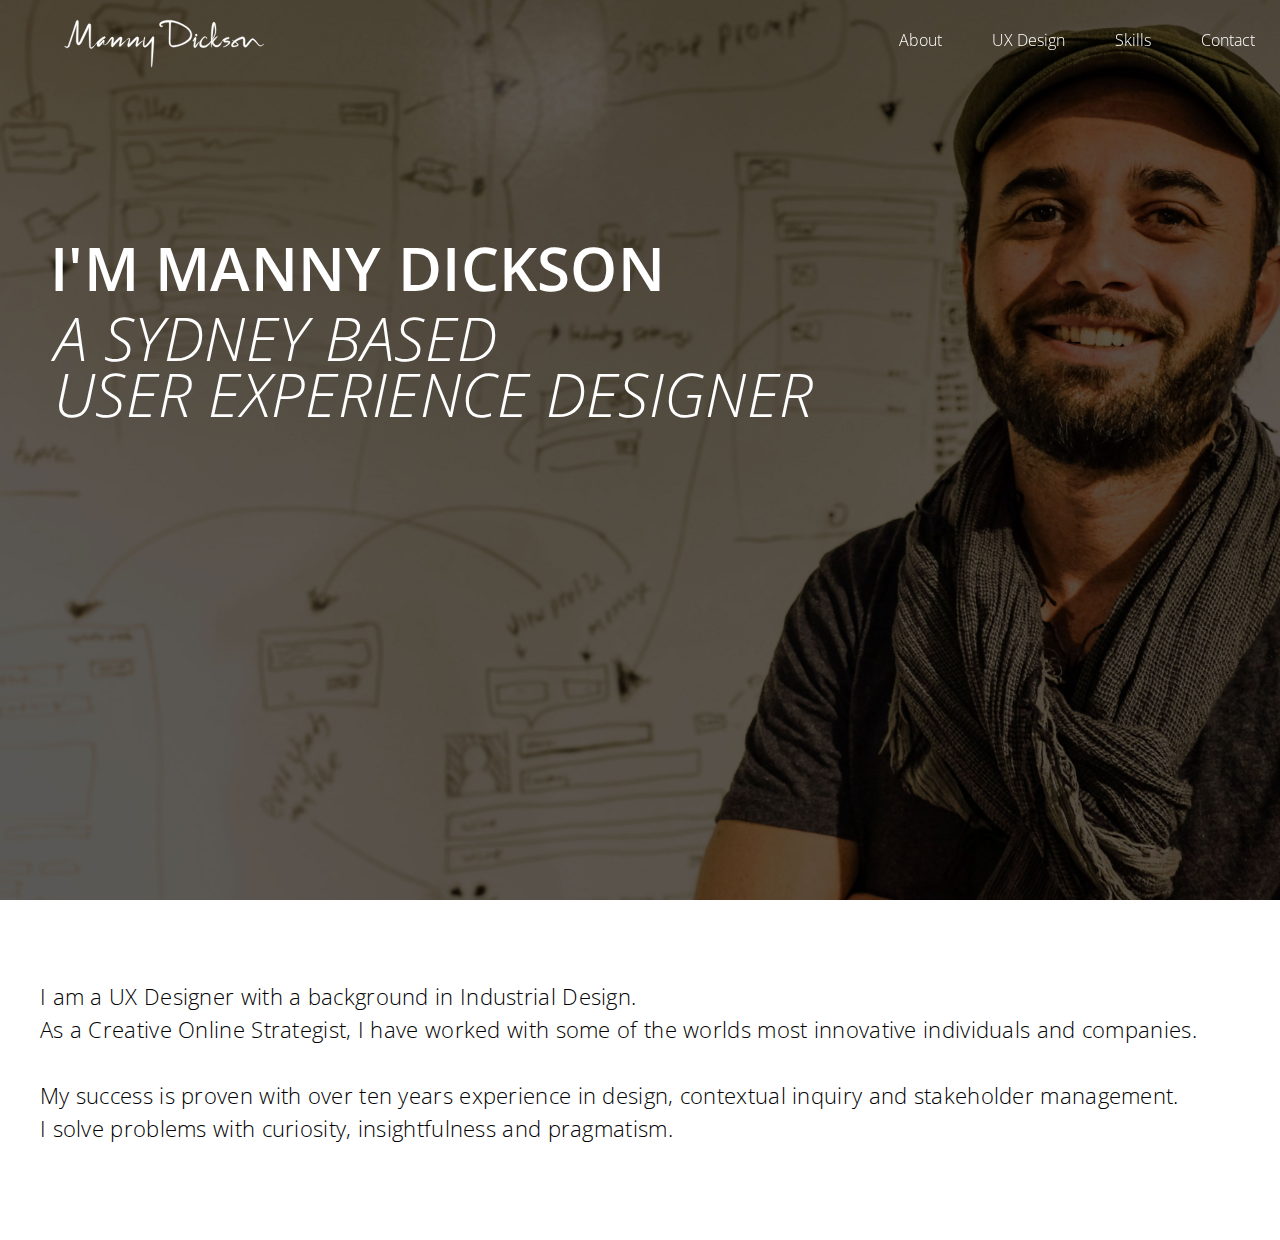
<file: index.html>
<!DOCTYPE html><html><head><title>Manny Dickson</title><link rel="stylesheet" type="text/css" href="other/slick/slick.css"/><link rel="stylesheet" href="css/style.css"/></head><body><nav class="static"><div class="logo"><a href="index.html"><div><?xml version="1.0" encoding="utf-8"?>
<!-- Generator: Adobe Illustrator 14.0.0, SVG Export Plug-In . SVG Version: 6.00 Build 43363)  -->
<!DOCTYPE svg PUBLIC "-//W3C//DTD SVG 1.1//EN" "http://www.w3.org/Graphics/SVG/1.1/DTD/svg11.dtd">
<svg version="1.1" id="Layer_1" xmlns="http://www.w3.org/2000/svg" xmlns:xlink="http://www.w3.org/1999/xlink" x="0px" y="0px"
	 width="850px" height="300px" viewBox="0 0 850 300" enable-background="new 0 0 850 300" xml:space="preserve">
<g>
	<path d="M796.303,165.103c-0.353,0.272-0.907,0.635-1.647,1.073c-1.48,0.896-3.739,1.995-6.687,3.315
		c-0.737,0.32-1.536,0.711-2.277,0.974c-0.769,0.26-1.582,0.427-2.402,0.401c-1.641-0.034-3.283-0.882-4.827-2.279
		c-3.101-2.813-5.852-7.148-9.368-11.509c-1.731-2.19-3.669-4.494-5.796-6.703c-1.095-1.125-2.274-2.247-3.693-3.296
		c-1.414-1.014-3.153-2.073-5.519-2.318c-1.164-0.117-2.412,0.065-3.493,0.454c-1.085,0.39-2.008,0.945-2.818,1.533
		c-1.608,1.189-2.846,2.507-4.015,3.829c-2.31,2.654-4.354,5.372-6.495,8.076c-2.102,2.692-4.31,5.476-6.512,8.015
		c-1.078,1.214-2.248,2.371-3.323,3.115c-0.345,0.249-0.675,0.414-0.908,0.508c-0.01-0.015-0.016-0.021-0.025-0.038
		c-0.095-0.171-0.21-0.402-0.311-0.691c-0.209-0.571-0.386-1.284-0.515-2.044c-0.264-1.524-0.372-3.221-0.398-4.932
		c-0.03-1.714,0.02-3.473,0.14-5.207l0.049-0.643l0.064-0.662c0.051-0.53,0.086-1.034,0.112-1.544
		c0.052-1.016,0.066-2.031,0.035-3.06c-0.063-2.061-0.3-4.163-0.977-6.405c-0.353-1.12-0.825-2.288-1.607-3.462
		c-0.769-1.159-1.939-2.357-3.47-3.083c-1.521-0.743-3.196-0.918-4.586-0.794c-1.362,0.089-2.805,0.585-3.454,0.8
		c-1.803,0.564-3.59,1.174-5.354,1.834c-7.045,2.652-13.804,6.116-19.561,10.742c-1.173,0.952-2.282,1.944-3.354,2.972
		c-1.541-0.879-2.829-1.59-3.808-2.145c-1.522-0.835-2.335-1.281-2.335-1.281s1.919,1.49,5.365,4.165
		c-1.27,1.272-2.465,2.617-3.58,4.062c-0.61,0.751-1.054,1.421-1.522,2.1l-0.351,0.508l-0.093,0.132l-0.045,0.071l-0.091,0.142
		l-0.18,0.283c-0.243,0.372-0.474,0.761-0.701,1.153c-0.454,0.783-0.883,1.6-1.253,2.493c-0.368,0.89-0.696,1.844-0.861,2.974
		c-0.164,1.099-0.158,2.502,0.501,3.881c0.311,0.682,0.797,1.286,1.315,1.757c0.523,0.456,1.089,0.816,1.619,1.044
		c1.078,0.486,2.066,0.669,2.989,0.775c0.926,0.097,1.793,0.099,2.625,0.055c3.328-0.188,6.203-0.891,9.013-1.652
		c1.412-0.406,2.8-0.886,4.158-1.572c0.677-0.334,1.352-0.75,2-1.27c0.64-0.523,1.28-1.2,1.704-2.124
		c0.438-0.915,0.513-2.06,0.263-2.951c-0.229-0.91-0.66-1.604-1.101-2.191c-0.898-1.161-1.921-1.971-2.9-2.65
		c-2.487-1.681-4.788-3.088-6.867-4.323c0.499-0.396,0.999-0.79,1.518-1.164c5.229-3.841,11.438-6.821,18.028-9.17
		c1.658-0.568,3.325-1.137,5.021-1.652c1.087-0.35,1.401-0.437,1.879-0.473c0.432-0.027,0.647,0.035,0.783,0.106
		c0.134,0.075,0.33,0.205,0.584,0.571c0.249,0.357,0.505,0.903,0.709,1.54c0.417,1.286,0.621,2.885,0.719,4.509
		c0.048,0.814,0.06,1.648,0.041,2.477c-0.01,0.412-0.028,0.831-0.054,1.22l-0.104,1.455c-0.109,1.947-0.146,3.878-0.085,5.841
		c0.074,1.964,0.225,3.942,0.624,6.021c0.202,1.039,0.469,2.108,0.909,3.243c0.463,1.122,1.041,2.396,2.415,3.629
		c0.685,0.603,1.64,1.138,2.663,1.366c1.019,0.235,2.03,0.18,2.832-0.006c1.622-0.387,2.723-1.078,3.661-1.743
		c1.857-1.36,3.171-2.831,4.427-4.3c2.382-2.918,4.434-5.743,6.501-8.579c2.034-2.82,3.966-5.636,5.928-8.102
		c0.98-1.219,1.979-2.353,2.951-3.158c0.485-0.397,0.953-0.698,1.373-0.881c0.423-0.177,0.789-0.261,1.209-0.251
		c0.829-0.002,1.961,0.477,3.072,1.186c1.119,0.707,2.223,1.603,3.275,2.549c2.164,1.948,4.099,3.933,5.957,5.96
		c1.846,2.015,3.568,4.025,5.313,5.903c1.736,1.878,3.463,3.67,5.414,5.123c0.977,0.72,2.024,1.349,3.158,1.769
		c1.126,0.429,2.344,0.6,3.468,0.496c1.129-0.097,2.141-0.438,3.022-0.852c0.901-0.438,1.576-0.91,2.277-1.322
		c2.782-1.669,4.891-3.182,6.237-4.287c0.681-0.548,1.169-1.012,1.476-1.343c0.313-0.326,0.437-0.526,0.437-0.526
		S796.662,164.837,796.303,165.103 M694.297,164.089c0.81,0.678,1.549,1.429,2.04,2.221c0.242,0.389,0.404,0.783,0.431,1.079
		c0.036,0.306-0.021,0.471-0.156,0.685c-0.258,0.438-1.127,1.043-2.17,1.46c-1.044,0.437-2.26,0.77-3.531,1.034
		c-2.573,0.504-5.406,0.904-8.056,0.826c-1.297-0.032-2.633-0.269-3.292-0.647c-0.329-0.195-0.365-0.305-0.35-0.358
		c-0.006-0.051-0.046-0.296,0.064-0.752c0.095-0.438,0.312-1.001,0.604-1.576c0.281-0.576,0.634-1.182,1.031-1.785
		c0.199-0.302,0.4-0.605,0.623-0.908l0.162-0.228l0.082-0.114l0.04-0.057c-0.083,0.118,0.004-0.003-0.002,0.009l0.382-0.485
		c0.51-0.648,1.03-1.328,1.515-1.834c1.176-1.322,2.51-2.628,3.938-3.872C689.667,160.353,691.914,162.119,694.297,164.089
		 M726.249,170.382c0,0-0.001,0-0.002,0.001C726.203,170.393,726.212,170.386,726.249,170.382"/>
	<path d="M667.945,155.99c-1.045-1.257-2.204-1.712-3.168-2.056c-0.985-0.322-1.896-0.491-2.776-0.592
		c-0.879-0.104-1.731-0.146-2.541-0.167l-2.289-0.066c-1.515-0.049-3.028-0.106-4.461-0.205c-3.118-0.176-2.722-1.755-0.579-3.055
		c0.973-0.677,2.154-1.313,3.415-1.852c1.262-0.54,2.598-1.024,3.961-1.453c1.35-0.414,2.801-0.83,4.104-1.117v-0.001l1.452-1.059
		c0.892-0.652,1.356-1.795,1.09-2.938c-0.355-1.528-1.884-2.478-3.412-2.122c-0.087,0.02-0.175,0.038-0.263,0.058l-0.002-0.02
		h-0.005c-1.697,0.309-3.211,0.656-4.792,1.119c-0.985,0.285-1.966,0.617-2.945,0.978l-0.27,0.091
		c-0.679,0.208-1.335,0.515-1.999,0.769c-0.665,0.253-1.319,0.537-1.961,0.854c-0.644,0.309-1.293,0.59-1.913,0.949
		c-0.624,0.354-1.248,0.653-1.864,1.052c-0.602,0.388-1.254,0.759-1.8,1.159c-3.19,2.139-5.657,5.444-6.678,8.916
		c2.476-3.863,5.387-5.353,6.161-5.685c-0.014,0.034-0.029,0.063-0.043,0.098c-0.436,1.203-0.547,2.62-0.3,3.858
		c0.056,0.312,0.134,0.608,0.221,0.9c0.041,0.148,0.095,0.282,0.143,0.423l0.076,0.208l0.103,0.246l0.03,0.065l0.154,0.315
		c0.127,0.238,0.269,0.473,0.421,0.695c0.299,0.396,0.619,0.749,0.995,1.033c0.377,0.314,0.729,0.485,1.096,0.678
		c0.316,0.13,0.691,0.29,0.96,0.354c0.601,0.176,1.104,0.256,1.579,0.318c0.955,0.126,1.772,0.151,2.596,0.18
		c1.622,0.029,3.167-0.012,4.712-0.048l2.299-0.063c0.719-0.021,1.396-0.021,2.041,0.018c2.173,0,2.361,1.156,1.887,1.766
		c-0.614,1.062-1.52,2.174-2.471,3.246c-0.952,1.068-2.02,2.141-3.062,3.171c-2.102,2.048-4.371,3.878-6.901,5.428
		c-2.524,1.559-5.281,2.821-8.173,3.951c1.546-0.069,3.107-0.212,4.646-0.521c5.406-0.757,10.413-3.944,12.97-5.857
		c1.284-0.954,2.491-1.931,3.691-3.035c1.189-1.105,2.346-2.278,3.388-3.793c0.51-0.775,1.022-1.616,1.34-2.815
		c0.154-0.594,0.241-1.316,0.126-2.114C668.824,157.458,668.453,156.605,667.945,155.99"/>
	<path d="M635.319,158.848c-0.43,0.549-0.906,1.06-1.36,1.581c-0.437,0.533-0.907,1.033-1.367,1.536
		c-0.445,0.515-0.955,0.968-1.406,1.461c-0.453,0.495-0.96,0.927-1.43,1.388c-0.999,0.859-1.961,1.721-2.996,2.426
		c-0.503,0.377-1.039,0.679-1.558,0.992c-0.271,0.136-0.525,0.289-0.784,0.437l-0.789,0.386c-1.056,0.48-2.13,0.796-3.177,0.956
		c-0.522,0.087-1.04,0.14-1.554,0.137c-0.512,0.033-1.019-0.006-1.52-0.059c-0.503-0.042-1-0.135-1.481-0.257
		c-0.245-0.049-0.479-0.116-0.708-0.187l-0.318-0.111l-0.139-0.051c-0.007-0.001-0.018-0.005-0.027-0.009
		c-1.39-1.091-2.731-2.217-3.955-3.398c-0.646-0.629-1.266-1.271-1.819-1.928c-0.572-0.651-1.054-1.322-1.477-1.987
		c-0.835-1.354-1.218-2.601-1.098-3.804c0.117-1.216,0.812-2.633,1.835-4.072c0.506-0.72,1.079-1.445,1.682-2.179l1.856-2.226
		l3.651-4.517c1.243-1.517,2.425-3.099,3.6-4.724c1.159-1.631,2.264-3.285,3.218-5.076c-0.888,0.514-1.735,1.064-2.566,1.63
		c-0.838,0.555-1.651,1.128-2.452,1.71c-0.794,0.594-1.59,1.161-2.357,1.792c-0.777,0.615-1.553,1.234-2.3,1.882
		c-0.753,0.646-1.513,1.261-2.25,1.956l-2.232,2.042c-0.742,0.685-1.358,1.424-2.058,2.172c-0.68,0.754-1.363,1.537-2.027,2.393
		c-0.663,0.855-1.312,1.787-1.871,2.856c-0.316,0.604-0.594,1.265-0.817,1.963c0.124-1.088,0.253-2.206,0.385-3.364
		c0.03-0.278,0.062-0.566,0.091-0.85c0.729-1.107,1.47-2.218,2.226-3.33c2.288-3.382,4.499-6.913,6.401-10.651
		c1.88-3.746,3.449-7.702,4.508-11.813c1.101-4.103,1.649-8.347,1.831-12.582c0.037-1.06,0.054-2.119,0.034-3.177
		c0.006-1.119-0.094-2.179-0.164-3.208c-0.162-2.074-0.368-4.129-0.609-6.181c-0.242-2.053-0.524-4.098-0.884-6.148
		c-0.374-2.058-0.772-4.088-1.511-6.256c-0.191-0.547-0.407-1.104-0.713-1.711c-0.154-0.304-0.331-0.62-0.566-0.964
		c-0.231-0.363-0.573-0.66-0.935-1.26c-0.207-0.289-0.445-0.647-0.885-0.958c-0.414-0.311-1.032-0.549-1.696-0.559
		c-1.36-0.021-2.434,0.607-2.985,1.057c-0.595,0.482-0.923,0.908-1.199,1.286c-0.273,0.381-0.465,0.717-0.636,1.039
		c-0.659,1.272-0.997,2.328-1.326,3.384c-0.315,1.048-0.57,2.06-0.799,3.06c-0.905,4.002-1.444,7.78-1.907,11.603
		c-0.466,3.655-0.785,7.421-1.027,10.998c-0.522,7.144-0.672,13.872-0.874,20.075c-0.156,6.205-0.219,11.886-0.25,16.92
		c0,0.231,0,0.452,0,0.681l-0.16,0.23c-0.269,0.371-0.567,0.797-0.868,1.174c-0.62,0.77-1.238,1.535-1.854,2.301
		c-0.602,0.775-1.281,1.478-1.912,2.215l-0.977,1.075l-1.026,1.016c-1.341,1.372-2.758,2.633-4.208,3.796
		c-2.89,2.335-5.984,4.199-9.054,5.438c-1.548,0.581-3.084,0.992-4.584,1.228c-0.375,0.063-0.75,0.109-1.124,0.128
		c-0.384,0.04-0.729,0.044-1.062,0.046l-0.254,0.006l-0.329-0.006l-0.671-0.01c-0.048,0,0.106-0.004,0.007-0.005l-0.071-0.004
		l-0.145-0.009l-0.287-0.019c-0.192-0.008-0.378-0.032-0.564-0.048c-1.49-0.142-2.853-0.431-3.927-0.874
		c-1.073-0.463-1.823-1.029-2.378-1.751c-1.132-1.409-1.521-4.012-1.332-6.672c0.178-2.674,0.881-5.384,1.771-7.835
		c0.465-1.228,0.943-2.384,1.567-3.413c0.356-0.541,0.709-1.074,1.056-1.599c0.36-0.512,0.714-1.016,1.063-1.513
		c1.419-1.959,2.841-3.7,4.283-5.089c1.431-1.399,2.907-2.444,4.267-2.853c1.355-0.429,2.541-0.139,3.463,0.553
		c0.922,0.685,1.533,1.617,1.934,2.391c0.395,0.787,0.593,1.458,0.694,1.883c0.022,0.103,0.044,0.194,0.062,0.272
		c0.015,0.09,0.018,0.172,0.071,0.231c0.103,0.12,0.271,0.173,0.259,0.174l0.818-0.054c-0.012,0,0.149-0.075,0.234-0.208
		c0.075-0.123,0.021-0.323,0.009-0.623c-0.055-0.56-0.174-1.35-0.512-2.356c-0.359-0.988-0.902-2.227-2.089-3.416
		c-0.592-0.586-1.384-1.135-2.357-1.462c-0.97-0.333-2.093-0.408-3.179-0.234c-1.089,0.171-2.148,0.551-3.164,1.057
		c-0.983,0.535-1.979,1.146-2.889,1.885c-1.859,1.452-3.59,3.241-5.251,5.256c-0.821,1.013-1.646,2.072-2.45,3.188
		c-0.909,1.161-1.752,2.426-2.5,3.744c-1.503,2.651-2.798,5.598-3.57,9.048c-0.387,1.729-0.582,3.599-0.429,5.638
		c0.19,2.011,0.768,4.284,2.182,6.276c0.691,0.99,1.55,1.899,2.517,2.627c0.971,0.726,2.023,1.29,3.083,1.714
		c2.127,0.852,4.269,1.136,6.313,1.183c0.255,0.003,0.514,0.012,0.766,0.005l0.841-0.016l0.67-0.04l0.343-0.025l0.418-0.044
		c0.563-0.056,1.116-0.125,1.628-0.226c0.524-0.082,1.043-0.195,1.557-0.33c2.064-0.5,4.029-1.309,5.852-2.31
		c3.642-2.016,6.718-4.752,9.465-7.704c0.717-0.716,1.324-1.523,1.995-2.278c0.68-0.749,1.277-1.562,1.904-2.353l0.933-1.194
		l0.881-1.233c0.588-0.82,1.225-1.61,1.773-2.461c0.169-0.251,0.339-0.504,0.509-0.756c0.013,2.825,0.05,5.369,0.149,7.652
		c0.136,3.642,0.327,6.479,0.433,8.42c0.15,1.937,0.23,2.97,0.23,2.97c0.016,0.198,0.174,0.362,0.378,0.378
		c0.228,0.017,0.425-0.152,0.442-0.378c0,0,0.085-1.031,0.245-2.963c0.154-1.931,0.358-4.769,0.702-8.348
		c0.118-1.585,0.28-3.334,0.478-5.222c0.053,0.443,0.122,0.882,0.226,1.304c0.312,1.266,0.806,2.422,1.386,3.441
		c1.162,2.048,2.575,3.73,4.047,5.25c1.475,1.52,3.017,2.895,4.587,4.204c0.067,0.056,0.15,0.118,0.227,0.167l0.048,0.031
		l0.413,0.265l0.329,0.186c0.216,0.121,0.421,0.22,0.633,0.322c0.418,0.195,0.837,0.373,1.263,0.521
		c0.854,0.282,1.727,0.485,2.61,0.604c0.887,0.087,1.779,0.127,2.66,0.06c0.882-0.073,1.748-0.232,2.588-0.446
		c1.677-0.464,3.215-1.204,4.601-2.074c0.691-0.439,1.348-0.907,1.963-1.417c0.592-0.529,1.188-1.049,1.713-1.62
		c0.551-0.55,1.042-1.137,1.531-1.72c0.486-0.582,0.903-1.215,1.334-1.826c0.393-0.634,0.82-1.243,1.174-1.89
		c0.368-0.638,0.717-1.286,1.021-1.949c0.312-0.661,0.637-1.309,0.902-1.983c0.261-0.678,0.541-1.341,0.765-2.026
		c0.481-1.356,0.857-2.746,1.173-4.145c-0.47,0.548-0.93,1.096-1.365,1.65C636.237,157.782,635.746,158.299,635.319,158.848
		 M607.562,89.172c0.055,0.056,0.137,0.165,0.221,0.296c0.129,0.2,0.265,0.46,0.397,0.735c-0.182-0.074-0.335-0.174-0.434-0.287
		c-0.21-0.217-0.242-0.435-0.255-0.572C607.518,89.054,607.502,89.135,607.562,89.172 M603.379,135.78
		c0.581-6.154,1.258-12.817,2.048-19.802c0.417-3.486,0.863-6.968,1.414-10.693c0.536-3.556,1.209-7.301,2.05-10.84
		c0.119-0.486,0.246-0.965,0.377-1.435c0.29,0.891,0.557,1.821,0.809,2.75c0.505,1.883,0.949,3.821,1.357,5.778
		c0.408,1.959,0.775,3.944,1.104,5.931c0.152,1.004,0.339,1.977,0.395,2.91c0.09,0.991,0.146,1.984,0.183,2.981
		c0.144,3.983-0.184,8.004-1.021,11.929c-0.85,3.922-2.19,7.748-3.965,11.365c-1.641,3.441-3.695,6.664-5.826,9.831
		c0.066-0.616,0.132-1.236,0.199-1.867C602.779,141.811,603.072,138.86,603.379,135.78"/>
	<path d="M382.288,137.729c-1.655-1.026-3.829-0.516-4.855,1.139l-0.002,0.002c-3.903,5.86-7.823,11.707-12.031,17.28
		c-2.083,2.799-4.229,5.541-6.488,8.124c-1.128,1.291-2.29,2.534-3.485,3.697c-1.195,1.151-2.441,2.237-3.684,3.056
		c-0.617,0.408-1.238,0.74-1.762,0.924c-0.532,0.188-0.881,0.188-0.978,0.172c-0.093,0.001-0.304-0.082-0.588-0.535
		c-0.271-0.432-0.513-1.089-0.689-1.799c-0.352-1.444-0.493-3.11-0.532-4.784c-0.038-1.681,0.024-3.399,0.142-5.124
		c0.24-3.452,0.693-6.93,1.251-10.396c0.279-1.733,0.588-3.465,0.921-5.193c0.124-0.673,0.265-1.343,0.393-2.016
		c0.164-0.673,0.368-1.549,0.368-2.002c0-0.72-0.368-1.303-1.002-1.457c-0.013-0.014-0.022-0.027-0.036-0.042
		c-0.025,0.007-0.042,0.016-0.066,0.024c-0.076-0.013-0.152-0.024-0.234-0.024c-0.774,0-1.434,1.243-1.693,2.077
		c-0.025,0.053-0.065,0.104-0.084,0.159c-0.269,0.855-0.477,1.725-0.708,2.59c-0.448,1.733-0.872,3.474-1.267,5.223
		c-0.79,3.5-1.48,7.033-1.96,10.641c-0.238,1.807-0.421,3.63-0.496,5.497c-0.067,1.869-0.054,3.771,0.299,5.809
		c0.193,1.021,0.458,2.085,1.037,3.214c0.295,0.562,0.676,1.144,1.217,1.684c0.535,0.539,1.244,1.018,2.021,1.301
		c1.593,0.585,3.101,0.358,4.248,0.028c1.172-0.347,2.139-0.838,3.031-1.358c1.776-1.052,3.264-2.254,4.688-3.49
		c1.41-1.245,2.736-2.535,4.009-3.856c2.545-2.64,4.912-5.383,7.204-8.169c1.874-2.322,3.693-4.676,5.482-7.046
		c-0.026,0.511-0.062,1.021-0.08,1.534c-0.213,4.646-0.406,9.292-0.561,13.94l-1.005,27.891c-0.185,4.646-0.292,9.299-0.422,13.948
		l-0.19,6.976c-0.076,2.325-0.09,4.652-0.131,6.979l-0.212,13.959c-0.048,2.326-0.069,4.654,0.126,6.992
		c0.091,1.169,0.226,2.34,0.42,3.515c0.189,1.174,0.415,2.35,0.784,3.532c0.486-1.14,0.832-2.286,1.14-3.434
		c0.312-1.149,0.565-2.3,0.776-3.453c0.432-2.307,0.649-4.624,0.838-6.943l1.213-13.907c0.196-2.319,0.42-4.637,0.581-6.956
		l0.523-6.958c0.346-4.64,0.713-9.277,1.003-13.919l1.845-27.848c0.321-4.64,0.602-9.282,0.864-13.926
		c0.157-2.321,0.206-4.646,0.314-6.969c0.096-2.324,0.144-4.65,0.168-6.977l0.004-0.296
		C383.965,139.567,383.373,138.403,382.288,137.729"/>
	<path d="M274.105,154.992c-1.969,1.556-4.375,3.427-7.073,5.641c-2.484,2.011-5.271,4.269-8.238,6.76
		c0.255-1.174,0.556-2.393,0.877-3.608c0.618-2.321,1.288-4.723,2.021-7.167c0.371-1.238,0.747-2.489,1.126-3.753
		c0.352-1.208,0.762-2.666,1.049-4.099c0.277-1.47,0.567-2.95,0.462-4.912c-0.006-0.231-0.062-0.538-0.098-0.804l-0.069-0.415
		l-0.134-0.489l-0.152-0.484c-0.058-0.166-0.164-0.379-0.255-0.563c-0.096-0.19-0.196-0.375-0.307-0.56
		c-0.15-0.211-0.313-0.418-0.486-0.615c-0.307-0.389-0.828-0.762-1.321-1.055c-0.486-0.246-1.1-0.471-1.564-0.527
		c-0.243-0.036-0.488-0.061-0.733-0.075c-0.239-0.011-0.411,0.009-0.621,0.021c-0.431,0.025-0.757,0.095-1.072,0.172
		c-1.256,0.321-2.077,0.775-2.86,1.216c-0.776,0.447-1.426,0.916-2.073,1.392c-1.265,0.957-2.395,1.962-3.483,2.989
		c-1.082,1.019-2.139,2.098-3.125,3.141c-0.973,1.029-1.949,2.062-2.927,3.096c-1.946,2.077-3.901,4.162-5.855,6.248
		c-1.935,2.106-3.87,4.215-5.798,6.314c-0.17,0.188-0.338,0.372-0.508,0.56c0.182-1.861,0.389-3.726,0.61-5.57
		c0.172-1.313,0.342-2.617,0.51-3.907c0.09-0.667,0.18-1.331,0.269-1.99c0.071-0.666,0.159-1.251,0.216-1.975
		c0.12-1.438,0.22-2.789,0.147-4.281c-0.01-0.364-0.023-0.73-0.082-1.138c-0.063-0.413-0.064-0.752-0.187-1.219l-0.162-0.66
		c-0.031-0.113-0.052-0.212-0.094-0.333l-0.156-0.387c-0.109-0.257-0.224-0.509-0.345-0.756c-0.182-0.293-0.401-0.591-0.626-0.864
		c-0.182-0.263-0.577-0.562-0.929-0.801c-0.353-0.26-0.755-0.42-1.188-0.532c-0.213-0.059-0.428-0.106-0.641-0.142
		c-0.187-0.014-0.367-0.013-0.552-0.011c-0.358,0.01-0.768,0.033-1.011,0.114c-0.278,0.071-0.558,0.151-0.824,0.241l-0.639,0.296
		c-0.45,0.203-0.722,0.424-1.083,0.642c-1.262,0.884-2.168,1.796-3.019,2.725c-1.677,1.853-3.046,3.705-4.309,5.516
		c-1.253,1.795-2.401,3.622-3.375,5.292c-0.248,0.422-0.493,0.838-0.735,1.249c-0.251,0.385-0.497,0.764-0.741,1.138
		c-0.494,0.745-0.942,1.494-1.459,2.168c-1.974,2.768-3.904,5.032-5.744,6.615c-1.836,1.581-3.53,2.525-4.79,2.892
		c-1.025,0.309-1.695,0.272-1.914,0.248c0.013-0.004,0.026-0.007,0.039-0.011c-0.48,0.017-0.941-0.053-1.323-0.244
		c-0.384-0.189-0.657-0.507-0.835-0.874c-0.355-0.742-0.392-1.641-0.385-2.512c0.055-1.769,0.486-3.56,0.956-5.289l0.191-0.63
		l0.186-0.784c0.113-0.443,0.213-0.951,0.308-1.429c0.091-0.483,0.174-0.974,0.243-1.48c0.061-0.515,0.121-1.026,0.114-1.633
		c-0.002-0.299-0.014-0.619-0.102-1.033l-0.079-0.317c-0.042-0.128-0.106-0.279-0.167-0.413c-0.044-0.116-0.167-0.317-0.313-0.499
		c-0.075-0.091-0.136-0.169-0.233-0.261c-0.117-0.104-0.246-0.2-0.382-0.285c-0.256-0.174-0.592-0.283-0.934-0.333
		c-0.342-0.047-0.57-0.008-0.855,0.039c-0.221,0.052-0.383,0.114-0.57,0.191c-0.149,0.069-0.257,0.133-0.385,0.207
		c-0.425,0.268-0.696,0.516-0.929,0.741c-0.469,0.457-0.807,0.876-1.142,1.303c-0.333,0.436-0.617,0.828-0.924,1.319l0.196-0.3
		c-1.854,2.07-3.716,4.123-5.6,6.12c-1.892,1.984-3.804,3.937-5.776,5.659c-0.652,0.574-1.316,1.127-1.968,1.612
		c0.03-0.137,0.062-0.277,0.097-0.432c0.163-0.565,0.291-1.136,0.509-1.69c0.362-1.123,0.899-2.202,1.446-3.276
		c0.586-1.062,1.216-2.114,1.958-3.115c0.725-1.01,1.531-1.979,2.38-2.925c0.835-0.956,1.757-1.857,2.695-2.744
		c1.906-1.747,3.946-3.406,6.111-4.917c1.083-0.754,2.189-1.483,3.308-2.184c1.101-0.684,2.317-1.384,3.351-1.916l0.37-0.19
		c1.543-0.8,2.249-2.659,1.58-4.299c-0.709-1.739-2.692-2.573-4.431-1.865c-0.12,0.049-0.241,0.097-0.362,0.146l-0.001-0.004
		c-0.024,0.011-0.045,0.021-0.069,0.032c-0.833,0.333-1.675,0.661-2.466,1.044c-0.91,0.473-1.871,0.886-2.727,1.415
		c-0.874,0.509-1.765,1-2.58,1.573c-0.831,0.554-1.669,1.098-2.454,1.695c-0.798,0.584-1.601,1.16-2.35,1.792
		c-0.762,0.618-1.528,1.229-2.254,1.878c-0.736,0.638-1.478,1.27-2.174,1.946c-0.705,0.666-1.42,1.32-2.099,2.006
		c-0.686,0.681-1.373,1.359-2.029,2.065c-0.658,0.704-1.333,1.389-1.97,2.109c-1.283,1.432-2.544,2.876-3.751,4.364
		c-1.222,1.475-2.375,3.006-3.519,4.534c-1.151,1.523-2.228,3.108-3.281,4.701l4.35-3.703c1.432-1.241,2.908-2.432,4.351-3.643
		c0.043-0.035,0.085-0.069,0.127-0.104c-0.16,0.436-0.312,0.875-0.445,1.323c-0.263,0.763-0.432,1.562-0.622,2.351
		c-0.165,0.789-0.321,1.766-0.403,2.517l-0.075,1.047l-0.019,0.262l-0.009,0.131l-0.015,0.233l-0.002,0.085l-0.001,0.145
		c0.003,0.344,0.032,0.65,0.073,0.976c0.098,0.647,0.257,1.354,0.69,2.183c0.409,0.807,1.277,1.799,2.435,2.277
		c1.139,0.476,2.151,0.443,2.928,0.333c0.363-0.065,0.693-0.151,1.017-0.246l0.822-0.316c0.968-0.447,1.715-0.956,2.393-1.459
		c1.347-1.014,2.434-2.068,3.488-3.139c1.054-1.068,1.993-2.181,2.935-3.288c0.928-1.112,1.826-2.233,2.685-3.379
		c1.626-2.14,3.153-4.329,4.642-6.536c-0.005,0.193-0.01,0.386-0.021,0.593l-0.015,0.353l-0.008,0.176l-0.004,0.088l-0.002,0.044
		l-0.001,0.012c-0.017,0.098,0.024-0.128,0.019-0.102l-0.001,0.007l-0.004,0.028l-0.077,0.748c-0.166,1.953-0.147,3.919,0.211,5.887
		c0.2,0.974,0.49,1.991,1.193,2.815c0.346,0.403,0.825,0.721,1.335,0.819c0.482,0.103,0.956,0.017,1.378-0.114
		c0.071,0.026,0.219,0.075,0.461,0.116c0.347,0.071,0.876,0.11,1.566,0.05c1.368-0.141,3.383-0.732,5.587-2.109
		c2.214-1.351,4.658-3.369,7.083-6c0.636-0.633,1.22-1.358,1.854-2.081c0.313-0.365,0.631-0.735,0.954-1.11
		c0.295-0.374,0.595-0.753,0.898-1.138c1.219-1.563,2.401-3.123,3.791-4.705c1.364-1.574,2.846-3.172,4.438-4.589
		c0.69-0.604,1.409-1.197,2.077-1.614c0.001,0.079,0.004,0.158,0.01,0.227c0.022,0.213,0.011,0.476-0.002,0.742
		c-0.017,1.03-0.184,2.224-0.357,3.346c-0.469,2.522-0.948,5.102-1.436,7.724c-0.486,2.674-0.909,5.41-1.237,8.264
		c-0.159,1.434-0.295,2.885-0.329,4.486c-0.002,0.41,0.003,0.829,0.029,1.283c0.037,0.48,0.06,0.931,0.218,1.631
		c0.085,0.345,0.18,0.766,0.536,1.434c0.12,0.206,0.234,0.384,0.395,0.592c0.112,0.137,0.233,0.27,0.361,0.394
		c0.146,0.137,0.219,0.215,0.453,0.382c0.417,0.289,0.852,0.518,1.478,0.653c0.3,0.065,0.586,0.091,0.866,0.085
		c0.27-0.003,0.603-0.043,0.802-0.093c0.998-0.247,1.442-0.623,1.829-0.937c0.097-0.084,0.18-0.165,0.266-0.253
		c0.134-0.138,0.265-0.299,0.215-0.237l0.084-0.096l0.336-0.379c0.901-1.013,1.804-2.029,2.711-3.05
		c0.968-1.034,1.938-2.071,2.911-3.11c1.938-2.08,3.884-4.17,5.83-6.259c1.938-2.1,3.876-4.201,5.807-6.293
		c0.961-1.05,1.92-2.098,2.876-3.142c0.937-1.038,1.836-1.998,2.78-2.931c0.934-0.929,1.891-1.799,2.825-2.558
		c0.176-0.14,0.351-0.275,0.525-0.408c-0.036,0.42-0.083,0.852-0.149,1.283c-0.175,1.207-0.422,2.327-0.734,3.665
		c-0.298,1.28-0.593,2.547-0.885,3.801c-0.564,2.548-1.115,5.044-1.544,7.522c-0.418,2.498-0.841,4.869-0.913,7.508
		c0.008,0.698-0.037,1.32,0.236,2.456c0.133,0.355,0.16,0.684,0.734,1.373c0.261,0.303,0.804,0.715,1.464,0.842
		c0.633,0.13,1.241-0.009,1.568-0.155c0.373-0.157,0.595-0.319,0.805-0.495c0.036-0.028,0.156-0.14,0.191-0.177
		c-0.099,0.094-0.007,0.005-0.019,0.017l0.073-0.076l0.292-0.302c0.776-0.803,1.538-1.591,2.284-2.361
		c3-3.068,5.693-5.943,8.08-8.49c2.404-2.53,4.445-4.794,6.139-6.645c1.702-1.843,2.992-3.341,3.892-4.34
		c0.886-1.014,1.358-1.555,1.358-1.555s-0.574,0.433-1.65,1.242C277.653,152.25,276.066,153.427,274.105,154.992 M175.017,168.198
		c0.022-0.007,0.06-0.015,0.111-0.02c-0.036,0.009-0.072,0.016-0.106,0.03C175.008,168.199,174.997,168.199,175.017,168.198
		 M193.761,153.013c0.003,0.007,0.008,0.014,0.015,0.021c0.017,0.023,0.04,0.091,0.063,0.172c-0.031-0.054-0.054-0.099-0.054-0.099
		C193.771,153.08,193.761,153.034,193.761,153.013 M227.73,144.348c0.046-0.026-0.055,0.035-0.11,0.028
		c-0.013,0-0.025-0.004-0.036-0.006c0.031-0.012,0.063-0.021,0.094-0.035C227.702,144.346,227.716,144.354,227.73,144.348
		 M230.618,170.798c0.008,0.033,0.015,0.066,0.012,0.045C230.628,170.848,230.624,170.829,230.618,170.798 M257.479,144.216
		c-0.009-0.028-0.016-0.054-0.019-0.062h0.01L257.479,144.216z M255.053,170.52c-0.038,0.035,0.028-0.03-0.096,0.087l0.113-0.106
		c0.024-0.021,0.055-0.041,0.081-0.062l-0.017,0.015L255.053,170.52z"/>
	<path d="M550.679,158.572c-0.371,0.342-0.725,0.699-1.082,1.054c-0.727,0.709-1.42,1.433-2.104,2.16
		c-0.665,0.742-1.368,1.463-2.006,2.227c-1.305,1.509-2.579,3.045-3.797,4.616c-1.156,1.474-2.261,2.97-3.354,4.504
		c-0.105,0.098-0.244,0.215-0.394,0.329c-0.115-0.803-0.105-1.816-0.059-2.836c0.047-1.039,0.161-2.116,0.299-3.197
		c0.294-2.162,0.646-4.364,1.087-6.561c0.421-2.183,0.896-4.486,1.303-6.747c0.403-2.278,0.771-4.564,1.048-6.919
		c0.127-1.188,0.236-2.369,0.236-3.698c-0.003-0.337-0.015-0.686-0.055-1.084c-0.06-0.415-0.063-0.807-0.394-1.586
		c-0.09-0.195-0.226-0.447-0.46-0.722c-0.245-0.286-0.652-0.623-1.186-0.796c-0.527-0.179-1.078-0.149-1.419-0.065
		c-0.351,0.082-0.615,0.207-0.793,0.308c-0.724,0.435-0.938,0.748-1.222,1.052c-0.956,1.171-1.485,2.172-2.089,3.218
		c-0.579,1.031-1.111,2.058-1.632,3.08l-1.561,3.021c-0.515,0.978-1.054,1.985-1.589,2.763l-0.044,0.062
		c-0.472,0.691-0.354,1.642,0.298,2.194c0.696,0.591,1.74,0.505,2.332-0.192c0.868-1.024,1.498-1.989,2.152-2.972l1.849-2.925
		l0.493-0.779c-0.298,1.679-0.632,3.368-0.989,5.062c-0.456,2.227-0.958,4.387-1.458,6.679c-0.465,2.282-0.912,4.582-1.188,6.953
		c-0.139,1.187-0.255,2.385-0.299,3.629c-0.045,1.247-0.025,2.516,0.222,3.965c0.145,0.73,0.312,1.514,0.86,2.476
		c0.283,0.474,0.687,1.019,1.356,1.465c0.657,0.456,1.539,0.679,2.253,0.656c1.438-0.068,2.244-0.594,2.93-1.024
		c0.692-0.479,1.169-0.898,1.758-1.529l0.049-0.053c0.079-0.085,0.15-0.181,0.211-0.284l2.973-5.052l2.957-5.092l1.477-2.553
		c0.478-0.866,0.955-1.727,1.459-2.559c0.514-0.831,0.954-1.721,1.48-2.57c0.528-0.845,1.026-1.716,1.519-2.593
		c-0.789,0.621-1.571,1.248-2.322,1.902C551.4,157.875,551.047,158.231,550.679,158.572 M539.743,143.509
		C539.815,143.45,539.854,143.431,539.743,143.509 M537.189,173.906C537.144,173.917,537.147,173.915,537.189,173.906"/>
	<path d="M342.081,152.883c-1.032,0.451-2.576,1.154-4.408,2.215c-1.83,1.068-4.035,2.413-6.443,4.114
		c-2.416,1.688-5.1,3.654-7.913,5.934c-0.595,0.477-1.203,0.97-1.815,1.468c0.196-0.853,0.41-1.719,0.639-2.59
		c0.542-2.031,1.108-4.125,1.732-6.248c0.314-1.062,0.631-2.133,0.95-3.212c0.163-0.557,0.326-1.114,0.49-1.675
		c0.156-0.566,0.314-1.069,0.47-1.693c0.318-1.249,0.603-2.451,0.807-3.788c0.171-1.364,0.374-2.723,0.025-4.733
		c-0.147-0.567-0.259-1.092-0.655-1.812c-0.096-0.173-0.164-0.32-0.296-0.505c-0.136-0.187-0.283-0.371-0.437-0.547
		c-0.28-0.348-0.706-0.683-1.151-0.965c-0.438-0.296-0.918-0.444-1.406-0.597c-0.459-0.116-0.873-0.147-1.315-0.172
		c-0.358,0.009-0.713,0.038-1.066,0.083c-0.287,0.056-0.573,0.122-0.857,0.195c-2.004,0.635-3.13,1.474-4.273,2.289
		c-2.21,1.652-4.003,3.405-5.764,5.204c-3.334,3.586-6.515,7.036-9.678,10.554c-1.57,1.749-3.128,3.482-4.667,5.197
		c-1.434,1.628-2.946,3.467-4.233,5.066c0.173-1.811,0.455-3.622,0.73-5.378c0.295-1.873,0.626-3.69,0.962-5.435
		c0.174-0.873,0.345-1.728,0.512-2.562c0.087-0.433,0.173-0.862,0.257-1.286c0.078-0.425,0.153-0.79,0.21-1.256
		c0.127-0.905,0.211-1.768,0.217-2.649c0.005-0.877-0.062-1.795-0.386-2.768c-0.111-0.256-0.203-0.499-0.347-0.745
		c-0.182-0.25-0.329-0.499-0.57-0.709c-0.46-0.431-1.081-0.727-1.611-0.777c-1.088-0.143-1.859,0.16-2.529,0.429
		c-1.313,0.593-2.28,1.311-3.134,1.977c-1.697,1.335-2.825,2.564-3.612,3.377c-0.773,0.827-1.15,1.298-1.15,1.298
		s0.497-0.337,1.428-0.969c0.93-0.622,2.333-1.504,4.141-2.453c0.902-0.459,1.945-0.93,3.014-1.17
		c0.518-0.109,1.071-0.132,1.328-0.017c0.075,0.015,0.111,0.055,0.131,0.086c0.044,0.007,0.033,0.076,0.058,0.091
		c0.023,0.023,0.023,0.113,0.054,0.148c0.019,0.071,0.027,0.179,0.053,0.259c0.236,1.998-1.12,5.16-2.228,8.608
		c-1.129,3.457-2.325,7.191-3.155,11.449c-0.209,1.072-0.382,2.176-0.471,3.402c-0.044,0.612-0.063,1.265-0.012,2.015
		c0.032,0.384,0.082,0.797,0.21,1.301c0.15,0.502,0.318,1.145,1.02,1.971c0.214,0.223,0.418,0.421,0.694,0.611
		c0.298,0.191,0.616,0.367,0.955,0.475c0.702,0.235,1.399,0.229,1.907,0.14c1.042-0.197,1.569-0.558,2.003-0.834
		c0.223-0.144,0.437-0.321,0.647-0.494l0.167-0.144l0.077-0.067l0.144-0.136l0.632-0.627c0.851-0.841,1.713-1.697,2.45-2.528
		c1.607-1.726,2.945-3.245,4.561-4.918c1.614-1.639,3.248-3.322,4.867-5.027c3.25-3.365,6.557-6.931,9.759-10.317
		c1.516-1.587,3.109-3.135,4.666-4.332c-0.105,0.912-0.282,1.889-0.47,2.808c-0.097,0.5-0.253,1.104-0.376,1.648
		c-0.133,0.546-0.265,1.091-0.396,1.633c-0.275,1.115-0.521,2.232-0.771,3.338c-0.489,2.218-0.965,4.404-1.338,6.586
		c-0.371,2.191-0.734,4.316-0.861,6.609c-0.024,0.589-0.044,1.174-0.004,1.868c0.031,0.371,0.048,0.711,0.179,1.262
		c0.024,0.113,0.074,0.285,0.138,0.461c0.034,0.092,0.054,0.155,0.103,0.268c0.055,0.119,0.115,0.236,0.179,0.352l0.104,0.174
		c0.055,0.081,0.114,0.161,0.175,0.238c0.144,0.169,0.212,0.267,0.454,0.467c0.23,0.179,0.42,0.317,0.73,0.447
		c0.298,0.125,0.623,0.211,0.919,0.229c0.152,0.013,0.306,0.015,0.457,0.005c0.138-0.011,0.251-0.028,0.377-0.054
		c0.266-0.053,0.439-0.119,0.619-0.194c0.345-0.153,0.571-0.312,0.775-0.478c0.333-0.289,0.254-0.242,0.319-0.303l0.122-0.131
		l0.496-0.532c0.331-0.356,0.659-0.709,0.984-1.061c1.301-1.405,2.581-2.748,3.818-4.027c2.493-2.54,4.776-4.878,6.847-6.901
		c2.09-1.999,3.923-3.733,5.487-5.107c0.795-0.67,1.504-1.268,2.122-1.786c0.632-0.489,1.164-0.931,1.624-1.256
		c0.928-0.645,1.423-0.987,1.423-0.987S343.136,152.489,342.081,152.883 M290.803,171.255c-0.011-0.009-0.031-0.077-0.051-0.16
		c0.01,0.021,0.019,0.039,0.024,0.049C290.814,171.26,290.808,171.235,290.803,171.255 M319.521,144.212
		c0.003,0.011,0.005,0.029,0.008,0.041C319.5,144.188,319.509,144.216,319.521,144.212 M317.149,170.258
		c0.012-0.01,0.029-0.021,0.042-0.03l-0.09,0.08C317.077,170.332,316.914,170.47,317.149,170.258"/>
	<path d="M538.279,131.72c0.005,0.031,0.013,0.064,0.02,0.095c0.014,0.064,0.03,0.128,0.049,0.194
		c0.019,0.059,0.049,0.098,0.074,0.149c0.024,0.047,0.055,0.1,0.086,0.15c0.036,0.036,0.071,0.072,0.106,0.107l0.056,0.059
		c0.019,0.019,0.041,0.046,0.06,0.059c0.078,0.063,0.169,0.143,0.253,0.231c1.455,1.21,1.085,2.573,1.099,2.613
		c0.014,0.041,0.041,0.071,0.081,0.089c0.038,0.017,0.101,0.048,0.169,0.074c0.071,0.028,0.158,0.063,0.26,0.104
		c0.051,0.02,0.105,0.042,0.164,0.065c0.054,0.019,0.113,0.04,0.174,0.061s0.128,0.047,0.191,0.065
		c0.032,0.01,0.064,0.02,0.099,0.03c0.036,0.007,0.073,0.013,0.111,0.019c0.156,0.029,0.311,0.035,0.491,0.044
		c0.352,0.012,0.729-0.034,1.133-0.145c0.198-0.069,0.403-0.157,0.609-0.265c0.106-0.052,0.197-0.118,0.298-0.183
		c0.1-0.065,0.194-0.138,0.291-0.214c0.099-0.075,0.179-0.144,0.266-0.223c0.088-0.076,0.172-0.158,0.254-0.243
		c0.074-0.071,0.146-0.142,0.215-0.218c0.068-0.072,0.146-0.158,0.204-0.225c0.059-0.062,0.115-0.127,0.17-0.192
		c0.027-0.033,0.056-0.065,0.082-0.099c0.026-0.033,0.053-0.07,0.076-0.094c0.093-0.107,0.177-0.222,0.252-0.334
		c0.072-0.099,0.137-0.2,0.19-0.305c0.054-0.103,0.102-0.199,0.139-0.304c0.035-0.104,0.066-0.21,0.093-0.318
		c0.023-0.109,0.036-0.221,0.043-0.338c0.026-0.234,0.004-0.483-0.034-0.748c-0.037-0.267-0.103-0.545-0.196-0.832
		c-0.084-0.288-1.14-3.565-4.413-3.071c-0.335,0.05-0.656,0.199-0.969,0.344c-0.308,0.153-0.598,0.339-0.868,0.552
		c-0.266,0.218-0.5,0.478-0.702,0.756c-0.194,0.288-0.364,0.598-0.479,0.928c-0.057,0.164-0.108,0.335-0.144,0.5
		s-0.058,0.332-0.072,0.5c-0.009,0.155-0.006,0.306,0.005,0.461C538.266,131.66,538.273,131.688,538.279,131.72"/>
	<path d="M504.527,98.13c-26.592-16.938-45.753-23.159-70.045-22.413c-1.71,0.043-21.021,1.492-27.491,9.208
		c-1.774,2.115-2.894,4.252-3.026,6.708c-0.175,2.543,0.57,4.89,2.236,7.038c2.938,3.683,6.84,3.376,11.707-0.921
		c-0.745-0.701-2.477-1.141-5.195-1.316c-2.017-0.131-3.048-1.03-3.092-2.696c-0.131-2.763,2.259-5.065,7.169-6.906
		c5.393-2.017,11.838-3.048,19.336-3.091c3.64,0,4.39,1.344,4.382,5.071c-0.067,32.437-0.896,53.115-0.896,62.08
		c0,9.291-0.107,16.259,4.932,21.047c4.609,4.379,10.81,5.831,18.613,4.34c20.214-3.945,37.161-11.157,50.841-21.638
		c11.619-8.901,15.114-21.044,9.941-34.987C520.914,111.541,512.988,103.519,504.527,98.13 M511.533,147.769
		c-17.1,14.075-33.29,21.799-55.651,22.983c-3.989,0.22-7.391-2.021-8.882-4.082c-1.402-1.974-1.768-5.276-1.768-9.924
		c0-12.581,1.644-69.548,1.644-68.929c0-2.523,0.264-3.858,1.974-4.077c0.263-0.044,14.45-1.06,46.273,15.193
		c10.521,5.373,13.895,9.382,16.437,12.233c5.13,5.744,9.256,12.482,8.993,18.49C520.289,135.796,517.233,143.034,511.533,147.769"
		/>
	<path d="M153.708,175.97c-1.018,0.698-2.068,1.324-3.11,1.77c-1.03,0.432-2.093,0.686-2.73,0.515
		c-0.323-0.073-0.528-0.205-0.739-0.418c-0.212-0.207-0.408-0.54-0.599-0.939c-0.378-0.812-0.601-1.91-0.707-3.029
		c-0.053-0.564-0.078-1.144-0.079-1.724c0.002-0.565,0.011-1.202,0.054-1.687l0.003-0.049l0.002-0.129l0.706-45.981l0.2-11.471
		l0.098-5.721l0.214-5.55c0.138-2.035,0.266-4.039,0.047-6.407c-0.066-0.606-0.145-1.226-0.34-1.978
		c-0.094-0.368-0.225-0.785-0.436-1.263c-0.22-0.477-0.505-1.053-1.163-1.731c-0.321-0.328-0.781-0.689-1.346-0.958
		c-0.567-0.278-1.241-0.432-1.855-0.453c-1.233-0.026-2.082,0.355-2.635,0.648c-1.113,0.634-1.615,1.196-2.11,1.719
		c-0.928,1.043-1.527,1.982-2.108,2.929c-0.567,0.941-1.061,1.871-1.524,2.803l-0.667,1.398l-0.599,1.313l-1.217,2.606
		l-4.877,10.409l-4.952,10.331l-9.923,20.713l-4.898,10.224c-0.467,0.885-0.856,1.591-1.315,2.378
		c-0.45,0.762-0.911,1.506-1.387,2.205c-0.477,0.694-0.97,1.347-1.459,1.902c-0.32,0.36-0.652,0.681-0.928,0.909
		c-0.551-0.935-1.056-2.537-1.375-4.114c-0.172-0.824-0.309-1.678-0.413-2.528c-0.102-0.817-0.18-1.779-0.182-2.378l0.074-5.75
		l0.094-11.499l0.229-11.459l0.51-22.968l0.221-11.537l0.049-2.891c0.01-0.974,0.048-1.89,0.024-2.96
		c-0.039-1.076-0.047-2.082-0.358-3.517c-0.094-0.375-0.194-0.788-0.501-1.4c-0.175-0.316-0.386-0.705-0.916-1.186
		c-0.257-0.228-0.629-0.488-1.092-0.661c-0.457-0.179-0.996-0.255-1.452-0.223c-0.933,0.071-1.477,0.398-1.838,0.624
		c-0.364,0.242-0.585,0.454-0.776,0.645c-0.371,0.382-0.589,0.689-0.792,0.984c-0.393,0.585-0.664,1.099-0.921,1.619
		c-0.261,0.551-0.456,0.945-0.72,1.706l-0.887,2.735l-1.774,5.471c0,0-25.707,79.553-26.89,81.396
		c-0.761,1.421-1.679,2.574-2.714,3.228c-1.014,0.666-2.381,0.922-3.99,0.587c-1.575-0.308-3.265-1.162-4.648-2.16l-0.081-0.06
		c-0.414-0.299-0.994-0.282-1.392,0.071c-0.46,0.409-0.502,1.113-0.093,1.573c1.424,1.603,3.011,2.888,5.044,3.888
		c1.012,0.479,2.155,0.851,3.406,0.94c1.245,0.107,2.585-0.103,3.788-0.601c1.207-0.497,2.268-1.254,3.103-2.112
		c0.866-0.844,1.541-1.794,2.108-2.746c0.292-0.477,0.543-0.968,0.763-1.457c0.241-0.48,0.452-0.988,0.637-1.513
		c0.415-1.062,24.474-73,26.403-78.768l-0.328,8.111l-0.932,23.013l-0.441,11.533l-0.296,11.5l-0.112,5.749
		c0.002,1.319,0.098,2.271,0.216,3.356c0.122,1.052,0.283,2.094,0.495,3.147c0.458,2.113,0.95,4.222,2.332,6.616
		c0.364,0.6,0.804,1.227,1.429,1.857c0.612,0.622,1.478,1.275,2.591,1.676c1.108,0.418,2.409,0.458,3.44,0.238
		c1.047-0.215,1.863-0.612,2.539-1.018c1.351-0.828,2.217-1.723,3.027-2.599c0.784-0.879,1.448-1.759,2.061-2.64
		c0.609-0.881,1.163-1.765,1.692-2.649c0.515-0.865,1.054-1.836,1.485-2.644l5.115-10.485c3.36-6.899,6.696-13.789,9.988-20.759
		l4.96-10.425l4.851-10.433l1.487-3.219l-0.091,4.843l0.019,5.78c-0.019,3.859,0.121,7.687,0.182,11.53
		c0.185,7.678,0.331,15.349,0.615,23.018l0.827,23.005l0.004-0.177c-0.021,0.803-0.004,1.456,0.052,2.179
		c0.054,0.707,0.138,1.415,0.259,2.128c0.257,1.424,0.612,2.883,1.434,4.363c0.411,0.734,0.987,1.472,1.785,2.07
		c0.785,0.603,1.821,0.989,2.78,1.047c0.969,0.075,1.841-0.103,2.602-0.357c0.766-0.254,1.441-0.605,2.058-0.987
		c2.46-1.537,4.278-3.495,5.989-5.504c0.837-1.021,1.63-2.064,2.386-3.13c0.757-1.065,1.459-2.169,2.135-3.281
		c-1.975,1.712-3.878,3.449-5.878,5.033C155.748,174.523,154.739,175.286,153.708,175.97 M97.978,81.793
		c0.023-0.027,0.033-0.036,0.016-0.015C97.991,81.781,97.982,81.79,97.978,81.793 M139.376,95.053
		c-0.003-0.005-0.007-0.015-0.009-0.019C139.357,95.009,139.364,95.022,139.376,95.053"/>
</g>
</svg></div></a></div><div class="links"><a href="about.html">About</a><a href="uxdesign.html">UX Design</a><a href="expertise.html">Skills</a><a href="contact.html">Contact</a></div><div class="clear"></div></nav><nav data-scrolled="true" class="non-static"><div class="logo"><a href="index.html"><div><?xml version="1.0" encoding="utf-8"?>
<!-- Generator: Adobe Illustrator 14.0.0, SVG Export Plug-In . SVG Version: 6.00 Build 43363)  -->
<!DOCTYPE svg PUBLIC "-//W3C//DTD SVG 1.1//EN" "http://www.w3.org/Graphics/SVG/1.1/DTD/svg11.dtd">
<svg version="1.1" id="Layer_1" xmlns="http://www.w3.org/2000/svg" xmlns:xlink="http://www.w3.org/1999/xlink" x="0px" y="0px"
	 width="850px" height="300px" viewBox="0 0 850 300" enable-background="new 0 0 850 300" xml:space="preserve">
<g>
	<path d="M796.303,165.103c-0.353,0.272-0.907,0.635-1.647,1.073c-1.48,0.896-3.739,1.995-6.687,3.315
		c-0.737,0.32-1.536,0.711-2.277,0.974c-0.769,0.26-1.582,0.427-2.402,0.401c-1.641-0.034-3.283-0.882-4.827-2.279
		c-3.101-2.813-5.852-7.148-9.368-11.509c-1.731-2.19-3.669-4.494-5.796-6.703c-1.095-1.125-2.274-2.247-3.693-3.296
		c-1.414-1.014-3.153-2.073-5.519-2.318c-1.164-0.117-2.412,0.065-3.493,0.454c-1.085,0.39-2.008,0.945-2.818,1.533
		c-1.608,1.189-2.846,2.507-4.015,3.829c-2.31,2.654-4.354,5.372-6.495,8.076c-2.102,2.692-4.31,5.476-6.512,8.015
		c-1.078,1.214-2.248,2.371-3.323,3.115c-0.345,0.249-0.675,0.414-0.908,0.508c-0.01-0.015-0.016-0.021-0.025-0.038
		c-0.095-0.171-0.21-0.402-0.311-0.691c-0.209-0.571-0.386-1.284-0.515-2.044c-0.264-1.524-0.372-3.221-0.398-4.932
		c-0.03-1.714,0.02-3.473,0.14-5.207l0.049-0.643l0.064-0.662c0.051-0.53,0.086-1.034,0.112-1.544
		c0.052-1.016,0.066-2.031,0.035-3.06c-0.063-2.061-0.3-4.163-0.977-6.405c-0.353-1.12-0.825-2.288-1.607-3.462
		c-0.769-1.159-1.939-2.357-3.47-3.083c-1.521-0.743-3.196-0.918-4.586-0.794c-1.362,0.089-2.805,0.585-3.454,0.8
		c-1.803,0.564-3.59,1.174-5.354,1.834c-7.045,2.652-13.804,6.116-19.561,10.742c-1.173,0.952-2.282,1.944-3.354,2.972
		c-1.541-0.879-2.829-1.59-3.808-2.145c-1.522-0.835-2.335-1.281-2.335-1.281s1.919,1.49,5.365,4.165
		c-1.27,1.272-2.465,2.617-3.58,4.062c-0.61,0.751-1.054,1.421-1.522,2.1l-0.351,0.508l-0.093,0.132l-0.045,0.071l-0.091,0.142
		l-0.18,0.283c-0.243,0.372-0.474,0.761-0.701,1.153c-0.454,0.783-0.883,1.6-1.253,2.493c-0.368,0.89-0.696,1.844-0.861,2.974
		c-0.164,1.099-0.158,2.502,0.501,3.881c0.311,0.682,0.797,1.286,1.315,1.757c0.523,0.456,1.089,0.816,1.619,1.044
		c1.078,0.486,2.066,0.669,2.989,0.775c0.926,0.097,1.793,0.099,2.625,0.055c3.328-0.188,6.203-0.891,9.013-1.652
		c1.412-0.406,2.8-0.886,4.158-1.572c0.677-0.334,1.352-0.75,2-1.27c0.64-0.523,1.28-1.2,1.704-2.124
		c0.438-0.915,0.513-2.06,0.263-2.951c-0.229-0.91-0.66-1.604-1.101-2.191c-0.898-1.161-1.921-1.971-2.9-2.65
		c-2.487-1.681-4.788-3.088-6.867-4.323c0.499-0.396,0.999-0.79,1.518-1.164c5.229-3.841,11.438-6.821,18.028-9.17
		c1.658-0.568,3.325-1.137,5.021-1.652c1.087-0.35,1.401-0.437,1.879-0.473c0.432-0.027,0.647,0.035,0.783,0.106
		c0.134,0.075,0.33,0.205,0.584,0.571c0.249,0.357,0.505,0.903,0.709,1.54c0.417,1.286,0.621,2.885,0.719,4.509
		c0.048,0.814,0.06,1.648,0.041,2.477c-0.01,0.412-0.028,0.831-0.054,1.22l-0.104,1.455c-0.109,1.947-0.146,3.878-0.085,5.841
		c0.074,1.964,0.225,3.942,0.624,6.021c0.202,1.039,0.469,2.108,0.909,3.243c0.463,1.122,1.041,2.396,2.415,3.629
		c0.685,0.603,1.64,1.138,2.663,1.366c1.019,0.235,2.03,0.18,2.832-0.006c1.622-0.387,2.723-1.078,3.661-1.743
		c1.857-1.36,3.171-2.831,4.427-4.3c2.382-2.918,4.434-5.743,6.501-8.579c2.034-2.82,3.966-5.636,5.928-8.102
		c0.98-1.219,1.979-2.353,2.951-3.158c0.485-0.397,0.953-0.698,1.373-0.881c0.423-0.177,0.789-0.261,1.209-0.251
		c0.829-0.002,1.961,0.477,3.072,1.186c1.119,0.707,2.223,1.603,3.275,2.549c2.164,1.948,4.099,3.933,5.957,5.96
		c1.846,2.015,3.568,4.025,5.313,5.903c1.736,1.878,3.463,3.67,5.414,5.123c0.977,0.72,2.024,1.349,3.158,1.769
		c1.126,0.429,2.344,0.6,3.468,0.496c1.129-0.097,2.141-0.438,3.022-0.852c0.901-0.438,1.576-0.91,2.277-1.322
		c2.782-1.669,4.891-3.182,6.237-4.287c0.681-0.548,1.169-1.012,1.476-1.343c0.313-0.326,0.437-0.526,0.437-0.526
		S796.662,164.837,796.303,165.103 M694.297,164.089c0.81,0.678,1.549,1.429,2.04,2.221c0.242,0.389,0.404,0.783,0.431,1.079
		c0.036,0.306-0.021,0.471-0.156,0.685c-0.258,0.438-1.127,1.043-2.17,1.46c-1.044,0.437-2.26,0.77-3.531,1.034
		c-2.573,0.504-5.406,0.904-8.056,0.826c-1.297-0.032-2.633-0.269-3.292-0.647c-0.329-0.195-0.365-0.305-0.35-0.358
		c-0.006-0.051-0.046-0.296,0.064-0.752c0.095-0.438,0.312-1.001,0.604-1.576c0.281-0.576,0.634-1.182,1.031-1.785
		c0.199-0.302,0.4-0.605,0.623-0.908l0.162-0.228l0.082-0.114l0.04-0.057c-0.083,0.118,0.004-0.003-0.002,0.009l0.382-0.485
		c0.51-0.648,1.03-1.328,1.515-1.834c1.176-1.322,2.51-2.628,3.938-3.872C689.667,160.353,691.914,162.119,694.297,164.089
		 M726.249,170.382c0,0-0.001,0-0.002,0.001C726.203,170.393,726.212,170.386,726.249,170.382"/>
	<path d="M667.945,155.99c-1.045-1.257-2.204-1.712-3.168-2.056c-0.985-0.322-1.896-0.491-2.776-0.592
		c-0.879-0.104-1.731-0.146-2.541-0.167l-2.289-0.066c-1.515-0.049-3.028-0.106-4.461-0.205c-3.118-0.176-2.722-1.755-0.579-3.055
		c0.973-0.677,2.154-1.313,3.415-1.852c1.262-0.54,2.598-1.024,3.961-1.453c1.35-0.414,2.801-0.83,4.104-1.117v-0.001l1.452-1.059
		c0.892-0.652,1.356-1.795,1.09-2.938c-0.355-1.528-1.884-2.478-3.412-2.122c-0.087,0.02-0.175,0.038-0.263,0.058l-0.002-0.02
		h-0.005c-1.697,0.309-3.211,0.656-4.792,1.119c-0.985,0.285-1.966,0.617-2.945,0.978l-0.27,0.091
		c-0.679,0.208-1.335,0.515-1.999,0.769c-0.665,0.253-1.319,0.537-1.961,0.854c-0.644,0.309-1.293,0.59-1.913,0.949
		c-0.624,0.354-1.248,0.653-1.864,1.052c-0.602,0.388-1.254,0.759-1.8,1.159c-3.19,2.139-5.657,5.444-6.678,8.916
		c2.476-3.863,5.387-5.353,6.161-5.685c-0.014,0.034-0.029,0.063-0.043,0.098c-0.436,1.203-0.547,2.62-0.3,3.858
		c0.056,0.312,0.134,0.608,0.221,0.9c0.041,0.148,0.095,0.282,0.143,0.423l0.076,0.208l0.103,0.246l0.03,0.065l0.154,0.315
		c0.127,0.238,0.269,0.473,0.421,0.695c0.299,0.396,0.619,0.749,0.995,1.033c0.377,0.314,0.729,0.485,1.096,0.678
		c0.316,0.13,0.691,0.29,0.96,0.354c0.601,0.176,1.104,0.256,1.579,0.318c0.955,0.126,1.772,0.151,2.596,0.18
		c1.622,0.029,3.167-0.012,4.712-0.048l2.299-0.063c0.719-0.021,1.396-0.021,2.041,0.018c2.173,0,2.361,1.156,1.887,1.766
		c-0.614,1.062-1.52,2.174-2.471,3.246c-0.952,1.068-2.02,2.141-3.062,3.171c-2.102,2.048-4.371,3.878-6.901,5.428
		c-2.524,1.559-5.281,2.821-8.173,3.951c1.546-0.069,3.107-0.212,4.646-0.521c5.406-0.757,10.413-3.944,12.97-5.857
		c1.284-0.954,2.491-1.931,3.691-3.035c1.189-1.105,2.346-2.278,3.388-3.793c0.51-0.775,1.022-1.616,1.34-2.815
		c0.154-0.594,0.241-1.316,0.126-2.114C668.824,157.458,668.453,156.605,667.945,155.99"/>
	<path d="M635.319,158.848c-0.43,0.549-0.906,1.06-1.36,1.581c-0.437,0.533-0.907,1.033-1.367,1.536
		c-0.445,0.515-0.955,0.968-1.406,1.461c-0.453,0.495-0.96,0.927-1.43,1.388c-0.999,0.859-1.961,1.721-2.996,2.426
		c-0.503,0.377-1.039,0.679-1.558,0.992c-0.271,0.136-0.525,0.289-0.784,0.437l-0.789,0.386c-1.056,0.48-2.13,0.796-3.177,0.956
		c-0.522,0.087-1.04,0.14-1.554,0.137c-0.512,0.033-1.019-0.006-1.52-0.059c-0.503-0.042-1-0.135-1.481-0.257
		c-0.245-0.049-0.479-0.116-0.708-0.187l-0.318-0.111l-0.139-0.051c-0.007-0.001-0.018-0.005-0.027-0.009
		c-1.39-1.091-2.731-2.217-3.955-3.398c-0.646-0.629-1.266-1.271-1.819-1.928c-0.572-0.651-1.054-1.322-1.477-1.987
		c-0.835-1.354-1.218-2.601-1.098-3.804c0.117-1.216,0.812-2.633,1.835-4.072c0.506-0.72,1.079-1.445,1.682-2.179l1.856-2.226
		l3.651-4.517c1.243-1.517,2.425-3.099,3.6-4.724c1.159-1.631,2.264-3.285,3.218-5.076c-0.888,0.514-1.735,1.064-2.566,1.63
		c-0.838,0.555-1.651,1.128-2.452,1.71c-0.794,0.594-1.59,1.161-2.357,1.792c-0.777,0.615-1.553,1.234-2.3,1.882
		c-0.753,0.646-1.513,1.261-2.25,1.956l-2.232,2.042c-0.742,0.685-1.358,1.424-2.058,2.172c-0.68,0.754-1.363,1.537-2.027,2.393
		c-0.663,0.855-1.312,1.787-1.871,2.856c-0.316,0.604-0.594,1.265-0.817,1.963c0.124-1.088,0.253-2.206,0.385-3.364
		c0.03-0.278,0.062-0.566,0.091-0.85c0.729-1.107,1.47-2.218,2.226-3.33c2.288-3.382,4.499-6.913,6.401-10.651
		c1.88-3.746,3.449-7.702,4.508-11.813c1.101-4.103,1.649-8.347,1.831-12.582c0.037-1.06,0.054-2.119,0.034-3.177
		c0.006-1.119-0.094-2.179-0.164-3.208c-0.162-2.074-0.368-4.129-0.609-6.181c-0.242-2.053-0.524-4.098-0.884-6.148
		c-0.374-2.058-0.772-4.088-1.511-6.256c-0.191-0.547-0.407-1.104-0.713-1.711c-0.154-0.304-0.331-0.62-0.566-0.964
		c-0.231-0.363-0.573-0.66-0.935-1.26c-0.207-0.289-0.445-0.647-0.885-0.958c-0.414-0.311-1.032-0.549-1.696-0.559
		c-1.36-0.021-2.434,0.607-2.985,1.057c-0.595,0.482-0.923,0.908-1.199,1.286c-0.273,0.381-0.465,0.717-0.636,1.039
		c-0.659,1.272-0.997,2.328-1.326,3.384c-0.315,1.048-0.57,2.06-0.799,3.06c-0.905,4.002-1.444,7.78-1.907,11.603
		c-0.466,3.655-0.785,7.421-1.027,10.998c-0.522,7.144-0.672,13.872-0.874,20.075c-0.156,6.205-0.219,11.886-0.25,16.92
		c0,0.231,0,0.452,0,0.681l-0.16,0.23c-0.269,0.371-0.567,0.797-0.868,1.174c-0.62,0.77-1.238,1.535-1.854,2.301
		c-0.602,0.775-1.281,1.478-1.912,2.215l-0.977,1.075l-1.026,1.016c-1.341,1.372-2.758,2.633-4.208,3.796
		c-2.89,2.335-5.984,4.199-9.054,5.438c-1.548,0.581-3.084,0.992-4.584,1.228c-0.375,0.063-0.75,0.109-1.124,0.128
		c-0.384,0.04-0.729,0.044-1.062,0.046l-0.254,0.006l-0.329-0.006l-0.671-0.01c-0.048,0,0.106-0.004,0.007-0.005l-0.071-0.004
		l-0.145-0.009l-0.287-0.019c-0.192-0.008-0.378-0.032-0.564-0.048c-1.49-0.142-2.853-0.431-3.927-0.874
		c-1.073-0.463-1.823-1.029-2.378-1.751c-1.132-1.409-1.521-4.012-1.332-6.672c0.178-2.674,0.881-5.384,1.771-7.835
		c0.465-1.228,0.943-2.384,1.567-3.413c0.356-0.541,0.709-1.074,1.056-1.599c0.36-0.512,0.714-1.016,1.063-1.513
		c1.419-1.959,2.841-3.7,4.283-5.089c1.431-1.399,2.907-2.444,4.267-2.853c1.355-0.429,2.541-0.139,3.463,0.553
		c0.922,0.685,1.533,1.617,1.934,2.391c0.395,0.787,0.593,1.458,0.694,1.883c0.022,0.103,0.044,0.194,0.062,0.272
		c0.015,0.09,0.018,0.172,0.071,0.231c0.103,0.12,0.271,0.173,0.259,0.174l0.818-0.054c-0.012,0,0.149-0.075,0.234-0.208
		c0.075-0.123,0.021-0.323,0.009-0.623c-0.055-0.56-0.174-1.35-0.512-2.356c-0.359-0.988-0.902-2.227-2.089-3.416
		c-0.592-0.586-1.384-1.135-2.357-1.462c-0.97-0.333-2.093-0.408-3.179-0.234c-1.089,0.171-2.148,0.551-3.164,1.057
		c-0.983,0.535-1.979,1.146-2.889,1.885c-1.859,1.452-3.59,3.241-5.251,5.256c-0.821,1.013-1.646,2.072-2.45,3.188
		c-0.909,1.161-1.752,2.426-2.5,3.744c-1.503,2.651-2.798,5.598-3.57,9.048c-0.387,1.729-0.582,3.599-0.429,5.638
		c0.19,2.011,0.768,4.284,2.182,6.276c0.691,0.99,1.55,1.899,2.517,2.627c0.971,0.726,2.023,1.29,3.083,1.714
		c2.127,0.852,4.269,1.136,6.313,1.183c0.255,0.003,0.514,0.012,0.766,0.005l0.841-0.016l0.67-0.04l0.343-0.025l0.418-0.044
		c0.563-0.056,1.116-0.125,1.628-0.226c0.524-0.082,1.043-0.195,1.557-0.33c2.064-0.5,4.029-1.309,5.852-2.31
		c3.642-2.016,6.718-4.752,9.465-7.704c0.717-0.716,1.324-1.523,1.995-2.278c0.68-0.749,1.277-1.562,1.904-2.353l0.933-1.194
		l0.881-1.233c0.588-0.82,1.225-1.61,1.773-2.461c0.169-0.251,0.339-0.504,0.509-0.756c0.013,2.825,0.05,5.369,0.149,7.652
		c0.136,3.642,0.327,6.479,0.433,8.42c0.15,1.937,0.23,2.97,0.23,2.97c0.016,0.198,0.174,0.362,0.378,0.378
		c0.228,0.017,0.425-0.152,0.442-0.378c0,0,0.085-1.031,0.245-2.963c0.154-1.931,0.358-4.769,0.702-8.348
		c0.118-1.585,0.28-3.334,0.478-5.222c0.053,0.443,0.122,0.882,0.226,1.304c0.312,1.266,0.806,2.422,1.386,3.441
		c1.162,2.048,2.575,3.73,4.047,5.25c1.475,1.52,3.017,2.895,4.587,4.204c0.067,0.056,0.15,0.118,0.227,0.167l0.048,0.031
		l0.413,0.265l0.329,0.186c0.216,0.121,0.421,0.22,0.633,0.322c0.418,0.195,0.837,0.373,1.263,0.521
		c0.854,0.282,1.727,0.485,2.61,0.604c0.887,0.087,1.779,0.127,2.66,0.06c0.882-0.073,1.748-0.232,2.588-0.446
		c1.677-0.464,3.215-1.204,4.601-2.074c0.691-0.439,1.348-0.907,1.963-1.417c0.592-0.529,1.188-1.049,1.713-1.62
		c0.551-0.55,1.042-1.137,1.531-1.72c0.486-0.582,0.903-1.215,1.334-1.826c0.393-0.634,0.82-1.243,1.174-1.89
		c0.368-0.638,0.717-1.286,1.021-1.949c0.312-0.661,0.637-1.309,0.902-1.983c0.261-0.678,0.541-1.341,0.765-2.026
		c0.481-1.356,0.857-2.746,1.173-4.145c-0.47,0.548-0.93,1.096-1.365,1.65C636.237,157.782,635.746,158.299,635.319,158.848
		 M607.562,89.172c0.055,0.056,0.137,0.165,0.221,0.296c0.129,0.2,0.265,0.46,0.397,0.735c-0.182-0.074-0.335-0.174-0.434-0.287
		c-0.21-0.217-0.242-0.435-0.255-0.572C607.518,89.054,607.502,89.135,607.562,89.172 M603.379,135.78
		c0.581-6.154,1.258-12.817,2.048-19.802c0.417-3.486,0.863-6.968,1.414-10.693c0.536-3.556,1.209-7.301,2.05-10.84
		c0.119-0.486,0.246-0.965,0.377-1.435c0.29,0.891,0.557,1.821,0.809,2.75c0.505,1.883,0.949,3.821,1.357,5.778
		c0.408,1.959,0.775,3.944,1.104,5.931c0.152,1.004,0.339,1.977,0.395,2.91c0.09,0.991,0.146,1.984,0.183,2.981
		c0.144,3.983-0.184,8.004-1.021,11.929c-0.85,3.922-2.19,7.748-3.965,11.365c-1.641,3.441-3.695,6.664-5.826,9.831
		c0.066-0.616,0.132-1.236,0.199-1.867C602.779,141.811,603.072,138.86,603.379,135.78"/>
	<path d="M382.288,137.729c-1.655-1.026-3.829-0.516-4.855,1.139l-0.002,0.002c-3.903,5.86-7.823,11.707-12.031,17.28
		c-2.083,2.799-4.229,5.541-6.488,8.124c-1.128,1.291-2.29,2.534-3.485,3.697c-1.195,1.151-2.441,2.237-3.684,3.056
		c-0.617,0.408-1.238,0.74-1.762,0.924c-0.532,0.188-0.881,0.188-0.978,0.172c-0.093,0.001-0.304-0.082-0.588-0.535
		c-0.271-0.432-0.513-1.089-0.689-1.799c-0.352-1.444-0.493-3.11-0.532-4.784c-0.038-1.681,0.024-3.399,0.142-5.124
		c0.24-3.452,0.693-6.93,1.251-10.396c0.279-1.733,0.588-3.465,0.921-5.193c0.124-0.673,0.265-1.343,0.393-2.016
		c0.164-0.673,0.368-1.549,0.368-2.002c0-0.72-0.368-1.303-1.002-1.457c-0.013-0.014-0.022-0.027-0.036-0.042
		c-0.025,0.007-0.042,0.016-0.066,0.024c-0.076-0.013-0.152-0.024-0.234-0.024c-0.774,0-1.434,1.243-1.693,2.077
		c-0.025,0.053-0.065,0.104-0.084,0.159c-0.269,0.855-0.477,1.725-0.708,2.59c-0.448,1.733-0.872,3.474-1.267,5.223
		c-0.79,3.5-1.48,7.033-1.96,10.641c-0.238,1.807-0.421,3.63-0.496,5.497c-0.067,1.869-0.054,3.771,0.299,5.809
		c0.193,1.021,0.458,2.085,1.037,3.214c0.295,0.562,0.676,1.144,1.217,1.684c0.535,0.539,1.244,1.018,2.021,1.301
		c1.593,0.585,3.101,0.358,4.248,0.028c1.172-0.347,2.139-0.838,3.031-1.358c1.776-1.052,3.264-2.254,4.688-3.49
		c1.41-1.245,2.736-2.535,4.009-3.856c2.545-2.64,4.912-5.383,7.204-8.169c1.874-2.322,3.693-4.676,5.482-7.046
		c-0.026,0.511-0.062,1.021-0.08,1.534c-0.213,4.646-0.406,9.292-0.561,13.94l-1.005,27.891c-0.185,4.646-0.292,9.299-0.422,13.948
		l-0.19,6.976c-0.076,2.325-0.09,4.652-0.131,6.979l-0.212,13.959c-0.048,2.326-0.069,4.654,0.126,6.992
		c0.091,1.169,0.226,2.34,0.42,3.515c0.189,1.174,0.415,2.35,0.784,3.532c0.486-1.14,0.832-2.286,1.14-3.434
		c0.312-1.149,0.565-2.3,0.776-3.453c0.432-2.307,0.649-4.624,0.838-6.943l1.213-13.907c0.196-2.319,0.42-4.637,0.581-6.956
		l0.523-6.958c0.346-4.64,0.713-9.277,1.003-13.919l1.845-27.848c0.321-4.64,0.602-9.282,0.864-13.926
		c0.157-2.321,0.206-4.646,0.314-6.969c0.096-2.324,0.144-4.65,0.168-6.977l0.004-0.296
		C383.965,139.567,383.373,138.403,382.288,137.729"/>
	<path d="M274.105,154.992c-1.969,1.556-4.375,3.427-7.073,5.641c-2.484,2.011-5.271,4.269-8.238,6.76
		c0.255-1.174,0.556-2.393,0.877-3.608c0.618-2.321,1.288-4.723,2.021-7.167c0.371-1.238,0.747-2.489,1.126-3.753
		c0.352-1.208,0.762-2.666,1.049-4.099c0.277-1.47,0.567-2.95,0.462-4.912c-0.006-0.231-0.062-0.538-0.098-0.804l-0.069-0.415
		l-0.134-0.489l-0.152-0.484c-0.058-0.166-0.164-0.379-0.255-0.563c-0.096-0.19-0.196-0.375-0.307-0.56
		c-0.15-0.211-0.313-0.418-0.486-0.615c-0.307-0.389-0.828-0.762-1.321-1.055c-0.486-0.246-1.1-0.471-1.564-0.527
		c-0.243-0.036-0.488-0.061-0.733-0.075c-0.239-0.011-0.411,0.009-0.621,0.021c-0.431,0.025-0.757,0.095-1.072,0.172
		c-1.256,0.321-2.077,0.775-2.86,1.216c-0.776,0.447-1.426,0.916-2.073,1.392c-1.265,0.957-2.395,1.962-3.483,2.989
		c-1.082,1.019-2.139,2.098-3.125,3.141c-0.973,1.029-1.949,2.062-2.927,3.096c-1.946,2.077-3.901,4.162-5.855,6.248
		c-1.935,2.106-3.87,4.215-5.798,6.314c-0.17,0.188-0.338,0.372-0.508,0.56c0.182-1.861,0.389-3.726,0.61-5.57
		c0.172-1.313,0.342-2.617,0.51-3.907c0.09-0.667,0.18-1.331,0.269-1.99c0.071-0.666,0.159-1.251,0.216-1.975
		c0.12-1.438,0.22-2.789,0.147-4.281c-0.01-0.364-0.023-0.73-0.082-1.138c-0.063-0.413-0.064-0.752-0.187-1.219l-0.162-0.66
		c-0.031-0.113-0.052-0.212-0.094-0.333l-0.156-0.387c-0.109-0.257-0.224-0.509-0.345-0.756c-0.182-0.293-0.401-0.591-0.626-0.864
		c-0.182-0.263-0.577-0.562-0.929-0.801c-0.353-0.26-0.755-0.42-1.188-0.532c-0.213-0.059-0.428-0.106-0.641-0.142
		c-0.187-0.014-0.367-0.013-0.552-0.011c-0.358,0.01-0.768,0.033-1.011,0.114c-0.278,0.071-0.558,0.151-0.824,0.241l-0.639,0.296
		c-0.45,0.203-0.722,0.424-1.083,0.642c-1.262,0.884-2.168,1.796-3.019,2.725c-1.677,1.853-3.046,3.705-4.309,5.516
		c-1.253,1.795-2.401,3.622-3.375,5.292c-0.248,0.422-0.493,0.838-0.735,1.249c-0.251,0.385-0.497,0.764-0.741,1.138
		c-0.494,0.745-0.942,1.494-1.459,2.168c-1.974,2.768-3.904,5.032-5.744,6.615c-1.836,1.581-3.53,2.525-4.79,2.892
		c-1.025,0.309-1.695,0.272-1.914,0.248c0.013-0.004,0.026-0.007,0.039-0.011c-0.48,0.017-0.941-0.053-1.323-0.244
		c-0.384-0.189-0.657-0.507-0.835-0.874c-0.355-0.742-0.392-1.641-0.385-2.512c0.055-1.769,0.486-3.56,0.956-5.289l0.191-0.63
		l0.186-0.784c0.113-0.443,0.213-0.951,0.308-1.429c0.091-0.483,0.174-0.974,0.243-1.48c0.061-0.515,0.121-1.026,0.114-1.633
		c-0.002-0.299-0.014-0.619-0.102-1.033l-0.079-0.317c-0.042-0.128-0.106-0.279-0.167-0.413c-0.044-0.116-0.167-0.317-0.313-0.499
		c-0.075-0.091-0.136-0.169-0.233-0.261c-0.117-0.104-0.246-0.2-0.382-0.285c-0.256-0.174-0.592-0.283-0.934-0.333
		c-0.342-0.047-0.57-0.008-0.855,0.039c-0.221,0.052-0.383,0.114-0.57,0.191c-0.149,0.069-0.257,0.133-0.385,0.207
		c-0.425,0.268-0.696,0.516-0.929,0.741c-0.469,0.457-0.807,0.876-1.142,1.303c-0.333,0.436-0.617,0.828-0.924,1.319l0.196-0.3
		c-1.854,2.07-3.716,4.123-5.6,6.12c-1.892,1.984-3.804,3.937-5.776,5.659c-0.652,0.574-1.316,1.127-1.968,1.612
		c0.03-0.137,0.062-0.277,0.097-0.432c0.163-0.565,0.291-1.136,0.509-1.69c0.362-1.123,0.899-2.202,1.446-3.276
		c0.586-1.062,1.216-2.114,1.958-3.115c0.725-1.01,1.531-1.979,2.38-2.925c0.835-0.956,1.757-1.857,2.695-2.744
		c1.906-1.747,3.946-3.406,6.111-4.917c1.083-0.754,2.189-1.483,3.308-2.184c1.101-0.684,2.317-1.384,3.351-1.916l0.37-0.19
		c1.543-0.8,2.249-2.659,1.58-4.299c-0.709-1.739-2.692-2.573-4.431-1.865c-0.12,0.049-0.241,0.097-0.362,0.146l-0.001-0.004
		c-0.024,0.011-0.045,0.021-0.069,0.032c-0.833,0.333-1.675,0.661-2.466,1.044c-0.91,0.473-1.871,0.886-2.727,1.415
		c-0.874,0.509-1.765,1-2.58,1.573c-0.831,0.554-1.669,1.098-2.454,1.695c-0.798,0.584-1.601,1.16-2.35,1.792
		c-0.762,0.618-1.528,1.229-2.254,1.878c-0.736,0.638-1.478,1.27-2.174,1.946c-0.705,0.666-1.42,1.32-2.099,2.006
		c-0.686,0.681-1.373,1.359-2.029,2.065c-0.658,0.704-1.333,1.389-1.97,2.109c-1.283,1.432-2.544,2.876-3.751,4.364
		c-1.222,1.475-2.375,3.006-3.519,4.534c-1.151,1.523-2.228,3.108-3.281,4.701l4.35-3.703c1.432-1.241,2.908-2.432,4.351-3.643
		c0.043-0.035,0.085-0.069,0.127-0.104c-0.16,0.436-0.312,0.875-0.445,1.323c-0.263,0.763-0.432,1.562-0.622,2.351
		c-0.165,0.789-0.321,1.766-0.403,2.517l-0.075,1.047l-0.019,0.262l-0.009,0.131l-0.015,0.233l-0.002,0.085l-0.001,0.145
		c0.003,0.344,0.032,0.65,0.073,0.976c0.098,0.647,0.257,1.354,0.69,2.183c0.409,0.807,1.277,1.799,2.435,2.277
		c1.139,0.476,2.151,0.443,2.928,0.333c0.363-0.065,0.693-0.151,1.017-0.246l0.822-0.316c0.968-0.447,1.715-0.956,2.393-1.459
		c1.347-1.014,2.434-2.068,3.488-3.139c1.054-1.068,1.993-2.181,2.935-3.288c0.928-1.112,1.826-2.233,2.685-3.379
		c1.626-2.14,3.153-4.329,4.642-6.536c-0.005,0.193-0.01,0.386-0.021,0.593l-0.015,0.353l-0.008,0.176l-0.004,0.088l-0.002,0.044
		l-0.001,0.012c-0.017,0.098,0.024-0.128,0.019-0.102l-0.001,0.007l-0.004,0.028l-0.077,0.748c-0.166,1.953-0.147,3.919,0.211,5.887
		c0.2,0.974,0.49,1.991,1.193,2.815c0.346,0.403,0.825,0.721,1.335,0.819c0.482,0.103,0.956,0.017,1.378-0.114
		c0.071,0.026,0.219,0.075,0.461,0.116c0.347,0.071,0.876,0.11,1.566,0.05c1.368-0.141,3.383-0.732,5.587-2.109
		c2.214-1.351,4.658-3.369,7.083-6c0.636-0.633,1.22-1.358,1.854-2.081c0.313-0.365,0.631-0.735,0.954-1.11
		c0.295-0.374,0.595-0.753,0.898-1.138c1.219-1.563,2.401-3.123,3.791-4.705c1.364-1.574,2.846-3.172,4.438-4.589
		c0.69-0.604,1.409-1.197,2.077-1.614c0.001,0.079,0.004,0.158,0.01,0.227c0.022,0.213,0.011,0.476-0.002,0.742
		c-0.017,1.03-0.184,2.224-0.357,3.346c-0.469,2.522-0.948,5.102-1.436,7.724c-0.486,2.674-0.909,5.41-1.237,8.264
		c-0.159,1.434-0.295,2.885-0.329,4.486c-0.002,0.41,0.003,0.829,0.029,1.283c0.037,0.48,0.06,0.931,0.218,1.631
		c0.085,0.345,0.18,0.766,0.536,1.434c0.12,0.206,0.234,0.384,0.395,0.592c0.112,0.137,0.233,0.27,0.361,0.394
		c0.146,0.137,0.219,0.215,0.453,0.382c0.417,0.289,0.852,0.518,1.478,0.653c0.3,0.065,0.586,0.091,0.866,0.085
		c0.27-0.003,0.603-0.043,0.802-0.093c0.998-0.247,1.442-0.623,1.829-0.937c0.097-0.084,0.18-0.165,0.266-0.253
		c0.134-0.138,0.265-0.299,0.215-0.237l0.084-0.096l0.336-0.379c0.901-1.013,1.804-2.029,2.711-3.05
		c0.968-1.034,1.938-2.071,2.911-3.11c1.938-2.08,3.884-4.17,5.83-6.259c1.938-2.1,3.876-4.201,5.807-6.293
		c0.961-1.05,1.92-2.098,2.876-3.142c0.937-1.038,1.836-1.998,2.78-2.931c0.934-0.929,1.891-1.799,2.825-2.558
		c0.176-0.14,0.351-0.275,0.525-0.408c-0.036,0.42-0.083,0.852-0.149,1.283c-0.175,1.207-0.422,2.327-0.734,3.665
		c-0.298,1.28-0.593,2.547-0.885,3.801c-0.564,2.548-1.115,5.044-1.544,7.522c-0.418,2.498-0.841,4.869-0.913,7.508
		c0.008,0.698-0.037,1.32,0.236,2.456c0.133,0.355,0.16,0.684,0.734,1.373c0.261,0.303,0.804,0.715,1.464,0.842
		c0.633,0.13,1.241-0.009,1.568-0.155c0.373-0.157,0.595-0.319,0.805-0.495c0.036-0.028,0.156-0.14,0.191-0.177
		c-0.099,0.094-0.007,0.005-0.019,0.017l0.073-0.076l0.292-0.302c0.776-0.803,1.538-1.591,2.284-2.361
		c3-3.068,5.693-5.943,8.08-8.49c2.404-2.53,4.445-4.794,6.139-6.645c1.702-1.843,2.992-3.341,3.892-4.34
		c0.886-1.014,1.358-1.555,1.358-1.555s-0.574,0.433-1.65,1.242C277.653,152.25,276.066,153.427,274.105,154.992 M175.017,168.198
		c0.022-0.007,0.06-0.015,0.111-0.02c-0.036,0.009-0.072,0.016-0.106,0.03C175.008,168.199,174.997,168.199,175.017,168.198
		 M193.761,153.013c0.003,0.007,0.008,0.014,0.015,0.021c0.017,0.023,0.04,0.091,0.063,0.172c-0.031-0.054-0.054-0.099-0.054-0.099
		C193.771,153.08,193.761,153.034,193.761,153.013 M227.73,144.348c0.046-0.026-0.055,0.035-0.11,0.028
		c-0.013,0-0.025-0.004-0.036-0.006c0.031-0.012,0.063-0.021,0.094-0.035C227.702,144.346,227.716,144.354,227.73,144.348
		 M230.618,170.798c0.008,0.033,0.015,0.066,0.012,0.045C230.628,170.848,230.624,170.829,230.618,170.798 M257.479,144.216
		c-0.009-0.028-0.016-0.054-0.019-0.062h0.01L257.479,144.216z M255.053,170.52c-0.038,0.035,0.028-0.03-0.096,0.087l0.113-0.106
		c0.024-0.021,0.055-0.041,0.081-0.062l-0.017,0.015L255.053,170.52z"/>
	<path d="M550.679,158.572c-0.371,0.342-0.725,0.699-1.082,1.054c-0.727,0.709-1.42,1.433-2.104,2.16
		c-0.665,0.742-1.368,1.463-2.006,2.227c-1.305,1.509-2.579,3.045-3.797,4.616c-1.156,1.474-2.261,2.97-3.354,4.504
		c-0.105,0.098-0.244,0.215-0.394,0.329c-0.115-0.803-0.105-1.816-0.059-2.836c0.047-1.039,0.161-2.116,0.299-3.197
		c0.294-2.162,0.646-4.364,1.087-6.561c0.421-2.183,0.896-4.486,1.303-6.747c0.403-2.278,0.771-4.564,1.048-6.919
		c0.127-1.188,0.236-2.369,0.236-3.698c-0.003-0.337-0.015-0.686-0.055-1.084c-0.06-0.415-0.063-0.807-0.394-1.586
		c-0.09-0.195-0.226-0.447-0.46-0.722c-0.245-0.286-0.652-0.623-1.186-0.796c-0.527-0.179-1.078-0.149-1.419-0.065
		c-0.351,0.082-0.615,0.207-0.793,0.308c-0.724,0.435-0.938,0.748-1.222,1.052c-0.956,1.171-1.485,2.172-2.089,3.218
		c-0.579,1.031-1.111,2.058-1.632,3.08l-1.561,3.021c-0.515,0.978-1.054,1.985-1.589,2.763l-0.044,0.062
		c-0.472,0.691-0.354,1.642,0.298,2.194c0.696,0.591,1.74,0.505,2.332-0.192c0.868-1.024,1.498-1.989,2.152-2.972l1.849-2.925
		l0.493-0.779c-0.298,1.679-0.632,3.368-0.989,5.062c-0.456,2.227-0.958,4.387-1.458,6.679c-0.465,2.282-0.912,4.582-1.188,6.953
		c-0.139,1.187-0.255,2.385-0.299,3.629c-0.045,1.247-0.025,2.516,0.222,3.965c0.145,0.73,0.312,1.514,0.86,2.476
		c0.283,0.474,0.687,1.019,1.356,1.465c0.657,0.456,1.539,0.679,2.253,0.656c1.438-0.068,2.244-0.594,2.93-1.024
		c0.692-0.479,1.169-0.898,1.758-1.529l0.049-0.053c0.079-0.085,0.15-0.181,0.211-0.284l2.973-5.052l2.957-5.092l1.477-2.553
		c0.478-0.866,0.955-1.727,1.459-2.559c0.514-0.831,0.954-1.721,1.48-2.57c0.528-0.845,1.026-1.716,1.519-2.593
		c-0.789,0.621-1.571,1.248-2.322,1.902C551.4,157.875,551.047,158.231,550.679,158.572 M539.743,143.509
		C539.815,143.45,539.854,143.431,539.743,143.509 M537.189,173.906C537.144,173.917,537.147,173.915,537.189,173.906"/>
	<path d="M342.081,152.883c-1.032,0.451-2.576,1.154-4.408,2.215c-1.83,1.068-4.035,2.413-6.443,4.114
		c-2.416,1.688-5.1,3.654-7.913,5.934c-0.595,0.477-1.203,0.97-1.815,1.468c0.196-0.853,0.41-1.719,0.639-2.59
		c0.542-2.031,1.108-4.125,1.732-6.248c0.314-1.062,0.631-2.133,0.95-3.212c0.163-0.557,0.326-1.114,0.49-1.675
		c0.156-0.566,0.314-1.069,0.47-1.693c0.318-1.249,0.603-2.451,0.807-3.788c0.171-1.364,0.374-2.723,0.025-4.733
		c-0.147-0.567-0.259-1.092-0.655-1.812c-0.096-0.173-0.164-0.32-0.296-0.505c-0.136-0.187-0.283-0.371-0.437-0.547
		c-0.28-0.348-0.706-0.683-1.151-0.965c-0.438-0.296-0.918-0.444-1.406-0.597c-0.459-0.116-0.873-0.147-1.315-0.172
		c-0.358,0.009-0.713,0.038-1.066,0.083c-0.287,0.056-0.573,0.122-0.857,0.195c-2.004,0.635-3.13,1.474-4.273,2.289
		c-2.21,1.652-4.003,3.405-5.764,5.204c-3.334,3.586-6.515,7.036-9.678,10.554c-1.57,1.749-3.128,3.482-4.667,5.197
		c-1.434,1.628-2.946,3.467-4.233,5.066c0.173-1.811,0.455-3.622,0.73-5.378c0.295-1.873,0.626-3.69,0.962-5.435
		c0.174-0.873,0.345-1.728,0.512-2.562c0.087-0.433,0.173-0.862,0.257-1.286c0.078-0.425,0.153-0.79,0.21-1.256
		c0.127-0.905,0.211-1.768,0.217-2.649c0.005-0.877-0.062-1.795-0.386-2.768c-0.111-0.256-0.203-0.499-0.347-0.745
		c-0.182-0.25-0.329-0.499-0.57-0.709c-0.46-0.431-1.081-0.727-1.611-0.777c-1.088-0.143-1.859,0.16-2.529,0.429
		c-1.313,0.593-2.28,1.311-3.134,1.977c-1.697,1.335-2.825,2.564-3.612,3.377c-0.773,0.827-1.15,1.298-1.15,1.298
		s0.497-0.337,1.428-0.969c0.93-0.622,2.333-1.504,4.141-2.453c0.902-0.459,1.945-0.93,3.014-1.17
		c0.518-0.109,1.071-0.132,1.328-0.017c0.075,0.015,0.111,0.055,0.131,0.086c0.044,0.007,0.033,0.076,0.058,0.091
		c0.023,0.023,0.023,0.113,0.054,0.148c0.019,0.071,0.027,0.179,0.053,0.259c0.236,1.998-1.12,5.16-2.228,8.608
		c-1.129,3.457-2.325,7.191-3.155,11.449c-0.209,1.072-0.382,2.176-0.471,3.402c-0.044,0.612-0.063,1.265-0.012,2.015
		c0.032,0.384,0.082,0.797,0.21,1.301c0.15,0.502,0.318,1.145,1.02,1.971c0.214,0.223,0.418,0.421,0.694,0.611
		c0.298,0.191,0.616,0.367,0.955,0.475c0.702,0.235,1.399,0.229,1.907,0.14c1.042-0.197,1.569-0.558,2.003-0.834
		c0.223-0.144,0.437-0.321,0.647-0.494l0.167-0.144l0.077-0.067l0.144-0.136l0.632-0.627c0.851-0.841,1.713-1.697,2.45-2.528
		c1.607-1.726,2.945-3.245,4.561-4.918c1.614-1.639,3.248-3.322,4.867-5.027c3.25-3.365,6.557-6.931,9.759-10.317
		c1.516-1.587,3.109-3.135,4.666-4.332c-0.105,0.912-0.282,1.889-0.47,2.808c-0.097,0.5-0.253,1.104-0.376,1.648
		c-0.133,0.546-0.265,1.091-0.396,1.633c-0.275,1.115-0.521,2.232-0.771,3.338c-0.489,2.218-0.965,4.404-1.338,6.586
		c-0.371,2.191-0.734,4.316-0.861,6.609c-0.024,0.589-0.044,1.174-0.004,1.868c0.031,0.371,0.048,0.711,0.179,1.262
		c0.024,0.113,0.074,0.285,0.138,0.461c0.034,0.092,0.054,0.155,0.103,0.268c0.055,0.119,0.115,0.236,0.179,0.352l0.104,0.174
		c0.055,0.081,0.114,0.161,0.175,0.238c0.144,0.169,0.212,0.267,0.454,0.467c0.23,0.179,0.42,0.317,0.73,0.447
		c0.298,0.125,0.623,0.211,0.919,0.229c0.152,0.013,0.306,0.015,0.457,0.005c0.138-0.011,0.251-0.028,0.377-0.054
		c0.266-0.053,0.439-0.119,0.619-0.194c0.345-0.153,0.571-0.312,0.775-0.478c0.333-0.289,0.254-0.242,0.319-0.303l0.122-0.131
		l0.496-0.532c0.331-0.356,0.659-0.709,0.984-1.061c1.301-1.405,2.581-2.748,3.818-4.027c2.493-2.54,4.776-4.878,6.847-6.901
		c2.09-1.999,3.923-3.733,5.487-5.107c0.795-0.67,1.504-1.268,2.122-1.786c0.632-0.489,1.164-0.931,1.624-1.256
		c0.928-0.645,1.423-0.987,1.423-0.987S343.136,152.489,342.081,152.883 M290.803,171.255c-0.011-0.009-0.031-0.077-0.051-0.16
		c0.01,0.021,0.019,0.039,0.024,0.049C290.814,171.26,290.808,171.235,290.803,171.255 M319.521,144.212
		c0.003,0.011,0.005,0.029,0.008,0.041C319.5,144.188,319.509,144.216,319.521,144.212 M317.149,170.258
		c0.012-0.01,0.029-0.021,0.042-0.03l-0.09,0.08C317.077,170.332,316.914,170.47,317.149,170.258"/>
	<path d="M538.279,131.72c0.005,0.031,0.013,0.064,0.02,0.095c0.014,0.064,0.03,0.128,0.049,0.194
		c0.019,0.059,0.049,0.098,0.074,0.149c0.024,0.047,0.055,0.1,0.086,0.15c0.036,0.036,0.071,0.072,0.106,0.107l0.056,0.059
		c0.019,0.019,0.041,0.046,0.06,0.059c0.078,0.063,0.169,0.143,0.253,0.231c1.455,1.21,1.085,2.573,1.099,2.613
		c0.014,0.041,0.041,0.071,0.081,0.089c0.038,0.017,0.101,0.048,0.169,0.074c0.071,0.028,0.158,0.063,0.26,0.104
		c0.051,0.02,0.105,0.042,0.164,0.065c0.054,0.019,0.113,0.04,0.174,0.061s0.128,0.047,0.191,0.065
		c0.032,0.01,0.064,0.02,0.099,0.03c0.036,0.007,0.073,0.013,0.111,0.019c0.156,0.029,0.311,0.035,0.491,0.044
		c0.352,0.012,0.729-0.034,1.133-0.145c0.198-0.069,0.403-0.157,0.609-0.265c0.106-0.052,0.197-0.118,0.298-0.183
		c0.1-0.065,0.194-0.138,0.291-0.214c0.099-0.075,0.179-0.144,0.266-0.223c0.088-0.076,0.172-0.158,0.254-0.243
		c0.074-0.071,0.146-0.142,0.215-0.218c0.068-0.072,0.146-0.158,0.204-0.225c0.059-0.062,0.115-0.127,0.17-0.192
		c0.027-0.033,0.056-0.065,0.082-0.099c0.026-0.033,0.053-0.07,0.076-0.094c0.093-0.107,0.177-0.222,0.252-0.334
		c0.072-0.099,0.137-0.2,0.19-0.305c0.054-0.103,0.102-0.199,0.139-0.304c0.035-0.104,0.066-0.21,0.093-0.318
		c0.023-0.109,0.036-0.221,0.043-0.338c0.026-0.234,0.004-0.483-0.034-0.748c-0.037-0.267-0.103-0.545-0.196-0.832
		c-0.084-0.288-1.14-3.565-4.413-3.071c-0.335,0.05-0.656,0.199-0.969,0.344c-0.308,0.153-0.598,0.339-0.868,0.552
		c-0.266,0.218-0.5,0.478-0.702,0.756c-0.194,0.288-0.364,0.598-0.479,0.928c-0.057,0.164-0.108,0.335-0.144,0.5
		s-0.058,0.332-0.072,0.5c-0.009,0.155-0.006,0.306,0.005,0.461C538.266,131.66,538.273,131.688,538.279,131.72"/>
	<path d="M504.527,98.13c-26.592-16.938-45.753-23.159-70.045-22.413c-1.71,0.043-21.021,1.492-27.491,9.208
		c-1.774,2.115-2.894,4.252-3.026,6.708c-0.175,2.543,0.57,4.89,2.236,7.038c2.938,3.683,6.84,3.376,11.707-0.921
		c-0.745-0.701-2.477-1.141-5.195-1.316c-2.017-0.131-3.048-1.03-3.092-2.696c-0.131-2.763,2.259-5.065,7.169-6.906
		c5.393-2.017,11.838-3.048,19.336-3.091c3.64,0,4.39,1.344,4.382,5.071c-0.067,32.437-0.896,53.115-0.896,62.08
		c0,9.291-0.107,16.259,4.932,21.047c4.609,4.379,10.81,5.831,18.613,4.34c20.214-3.945,37.161-11.157,50.841-21.638
		c11.619-8.901,15.114-21.044,9.941-34.987C520.914,111.541,512.988,103.519,504.527,98.13 M511.533,147.769
		c-17.1,14.075-33.29,21.799-55.651,22.983c-3.989,0.22-7.391-2.021-8.882-4.082c-1.402-1.974-1.768-5.276-1.768-9.924
		c0-12.581,1.644-69.548,1.644-68.929c0-2.523,0.264-3.858,1.974-4.077c0.263-0.044,14.45-1.06,46.273,15.193
		c10.521,5.373,13.895,9.382,16.437,12.233c5.13,5.744,9.256,12.482,8.993,18.49C520.289,135.796,517.233,143.034,511.533,147.769"
		/>
	<path d="M153.708,175.97c-1.018,0.698-2.068,1.324-3.11,1.77c-1.03,0.432-2.093,0.686-2.73,0.515
		c-0.323-0.073-0.528-0.205-0.739-0.418c-0.212-0.207-0.408-0.54-0.599-0.939c-0.378-0.812-0.601-1.91-0.707-3.029
		c-0.053-0.564-0.078-1.144-0.079-1.724c0.002-0.565,0.011-1.202,0.054-1.687l0.003-0.049l0.002-0.129l0.706-45.981l0.2-11.471
		l0.098-5.721l0.214-5.55c0.138-2.035,0.266-4.039,0.047-6.407c-0.066-0.606-0.145-1.226-0.34-1.978
		c-0.094-0.368-0.225-0.785-0.436-1.263c-0.22-0.477-0.505-1.053-1.163-1.731c-0.321-0.328-0.781-0.689-1.346-0.958
		c-0.567-0.278-1.241-0.432-1.855-0.453c-1.233-0.026-2.082,0.355-2.635,0.648c-1.113,0.634-1.615,1.196-2.11,1.719
		c-0.928,1.043-1.527,1.982-2.108,2.929c-0.567,0.941-1.061,1.871-1.524,2.803l-0.667,1.398l-0.599,1.313l-1.217,2.606
		l-4.877,10.409l-4.952,10.331l-9.923,20.713l-4.898,10.224c-0.467,0.885-0.856,1.591-1.315,2.378
		c-0.45,0.762-0.911,1.506-1.387,2.205c-0.477,0.694-0.97,1.347-1.459,1.902c-0.32,0.36-0.652,0.681-0.928,0.909
		c-0.551-0.935-1.056-2.537-1.375-4.114c-0.172-0.824-0.309-1.678-0.413-2.528c-0.102-0.817-0.18-1.779-0.182-2.378l0.074-5.75
		l0.094-11.499l0.229-11.459l0.51-22.968l0.221-11.537l0.049-2.891c0.01-0.974,0.048-1.89,0.024-2.96
		c-0.039-1.076-0.047-2.082-0.358-3.517c-0.094-0.375-0.194-0.788-0.501-1.4c-0.175-0.316-0.386-0.705-0.916-1.186
		c-0.257-0.228-0.629-0.488-1.092-0.661c-0.457-0.179-0.996-0.255-1.452-0.223c-0.933,0.071-1.477,0.398-1.838,0.624
		c-0.364,0.242-0.585,0.454-0.776,0.645c-0.371,0.382-0.589,0.689-0.792,0.984c-0.393,0.585-0.664,1.099-0.921,1.619
		c-0.261,0.551-0.456,0.945-0.72,1.706l-0.887,2.735l-1.774,5.471c0,0-25.707,79.553-26.89,81.396
		c-0.761,1.421-1.679,2.574-2.714,3.228c-1.014,0.666-2.381,0.922-3.99,0.587c-1.575-0.308-3.265-1.162-4.648-2.16l-0.081-0.06
		c-0.414-0.299-0.994-0.282-1.392,0.071c-0.46,0.409-0.502,1.113-0.093,1.573c1.424,1.603,3.011,2.888,5.044,3.888
		c1.012,0.479,2.155,0.851,3.406,0.94c1.245,0.107,2.585-0.103,3.788-0.601c1.207-0.497,2.268-1.254,3.103-2.112
		c0.866-0.844,1.541-1.794,2.108-2.746c0.292-0.477,0.543-0.968,0.763-1.457c0.241-0.48,0.452-0.988,0.637-1.513
		c0.415-1.062,24.474-73,26.403-78.768l-0.328,8.111l-0.932,23.013l-0.441,11.533l-0.296,11.5l-0.112,5.749
		c0.002,1.319,0.098,2.271,0.216,3.356c0.122,1.052,0.283,2.094,0.495,3.147c0.458,2.113,0.95,4.222,2.332,6.616
		c0.364,0.6,0.804,1.227,1.429,1.857c0.612,0.622,1.478,1.275,2.591,1.676c1.108,0.418,2.409,0.458,3.44,0.238
		c1.047-0.215,1.863-0.612,2.539-1.018c1.351-0.828,2.217-1.723,3.027-2.599c0.784-0.879,1.448-1.759,2.061-2.64
		c0.609-0.881,1.163-1.765,1.692-2.649c0.515-0.865,1.054-1.836,1.485-2.644l5.115-10.485c3.36-6.899,6.696-13.789,9.988-20.759
		l4.96-10.425l4.851-10.433l1.487-3.219l-0.091,4.843l0.019,5.78c-0.019,3.859,0.121,7.687,0.182,11.53
		c0.185,7.678,0.331,15.349,0.615,23.018l0.827,23.005l0.004-0.177c-0.021,0.803-0.004,1.456,0.052,2.179
		c0.054,0.707,0.138,1.415,0.259,2.128c0.257,1.424,0.612,2.883,1.434,4.363c0.411,0.734,0.987,1.472,1.785,2.07
		c0.785,0.603,1.821,0.989,2.78,1.047c0.969,0.075,1.841-0.103,2.602-0.357c0.766-0.254,1.441-0.605,2.058-0.987
		c2.46-1.537,4.278-3.495,5.989-5.504c0.837-1.021,1.63-2.064,2.386-3.13c0.757-1.065,1.459-2.169,2.135-3.281
		c-1.975,1.712-3.878,3.449-5.878,5.033C155.748,174.523,154.739,175.286,153.708,175.97 M97.978,81.793
		c0.023-0.027,0.033-0.036,0.016-0.015C97.991,81.781,97.982,81.79,97.978,81.793 M139.376,95.053
		c-0.003-0.005-0.007-0.015-0.009-0.019C139.357,95.009,139.364,95.022,139.376,95.053"/>
</g>
</svg></div></a></div><div class="links"><a href="about.html">About</a><a href="uxdesign.html">UX Design</a><a href="expertise.html">Skills</a><a href="contact.html">Contact</a></div><div class="clear"></div></nav><div class="slick-hero-carousel"><div class="title"><h1>I&#039;M MANNY DICKSON</h1></div><div class="subtitle"><h1>A SYDNEY BASED<br /> USER EXPERIENCE DESIGNER</h1></div><div class="slide-one slide"></div><div class="slide-two slide"></div><div class="slide-three slide"></div><div class="clear"></div></div><div class="blurb"><h2>I am a UX Designer with a background in Industrial Design.  
As a Creative Online Strategist, I have worked with some of the worlds most innovative individuals and companies.<br><br>My success is proven with over ten years experience in design, contextual inquiry and stakeholder management.
I solve problems with curiosity, insightfulness and pragmatism.</h2></div><footer><div class="copyright"><h6>&#169; Manny Dickson 2014</h6></div><div class="links"><a href="transport-nsw.html" target="_blank">LinkedIn</a><a href="contact.html">| &nbsp;&nbsp;&nbsp; Contact Me</a></div><div class="clear"></div></footer><div class="scripts"><script type="text/javascript" src="http://cdnjs.cloudflare.com/ajax/libs/jquery/1.11.1/jquery.min.js"></script><script type="text/javascript" src="other/slick/slick.min.js"></script><script type="text/javascript" src="js/main.js"></script></div></body></html>
</file>
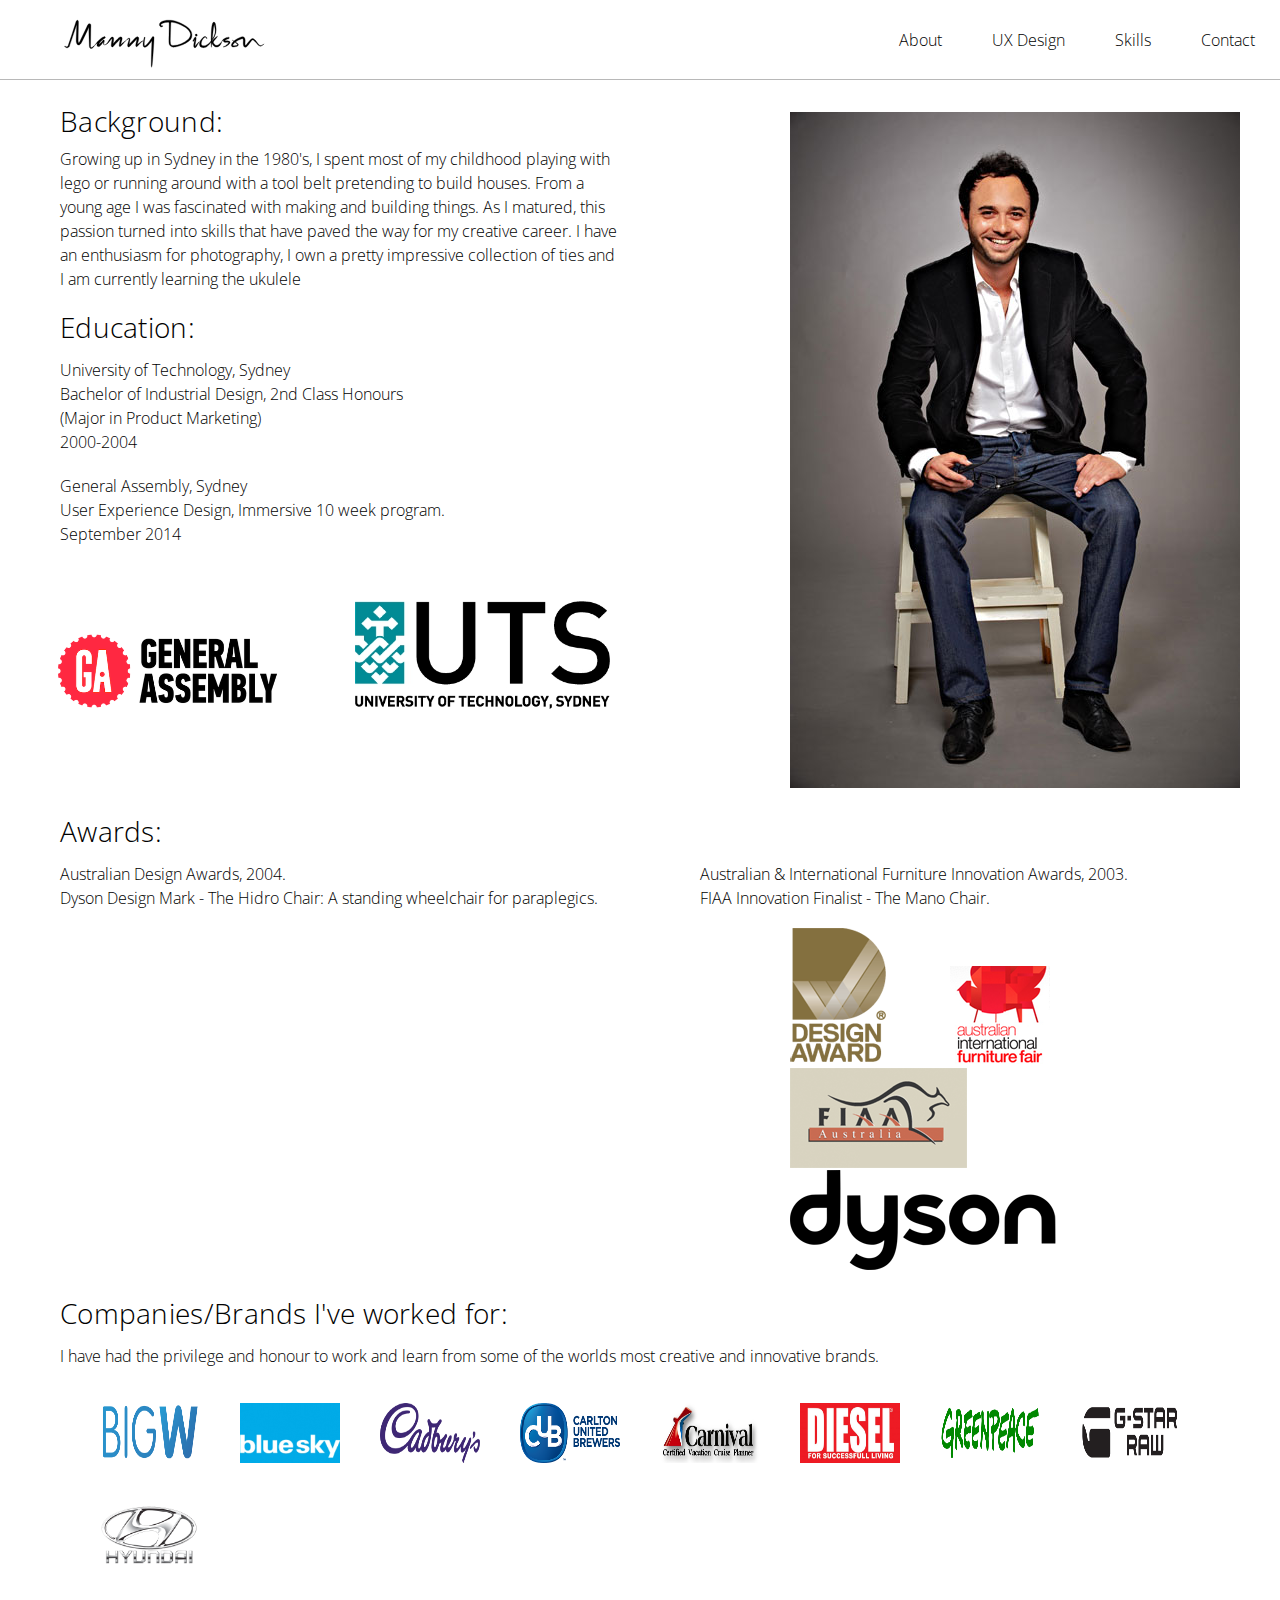
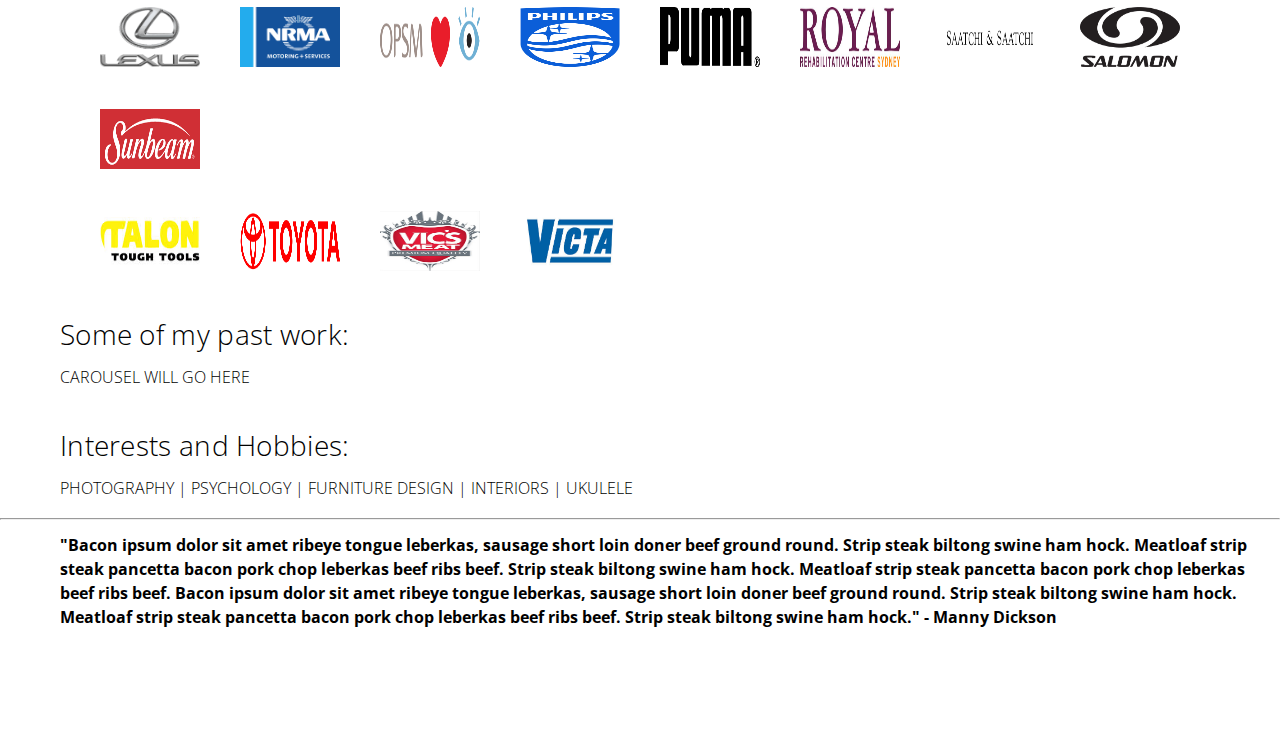
<file: about.html>
<!DOCTYPE html><html><head><title>Manny Dickson</title><link rel="stylesheet" type="text/css" href="other/slick/slick.css"/><link rel="stylesheet" href="css/style.css"/></head><body><nav data-scrolled="argh" class="non-static scrolled normal"><div class="logo"><a href="index.html"><div><?xml version="1.0" encoding="utf-8"?>
<!-- Generator: Adobe Illustrator 14.0.0, SVG Export Plug-In . SVG Version: 6.00 Build 43363)  -->
<!DOCTYPE svg PUBLIC "-//W3C//DTD SVG 1.1//EN" "http://www.w3.org/Graphics/SVG/1.1/DTD/svg11.dtd">
<svg version="1.1" id="Layer_1" xmlns="http://www.w3.org/2000/svg" xmlns:xlink="http://www.w3.org/1999/xlink" x="0px" y="0px"
	 width="850px" height="300px" viewBox="0 0 850 300" enable-background="new 0 0 850 300" xml:space="preserve">
<g>
	<path d="M796.303,165.103c-0.353,0.272-0.907,0.635-1.647,1.073c-1.48,0.896-3.739,1.995-6.687,3.315
		c-0.737,0.32-1.536,0.711-2.277,0.974c-0.769,0.26-1.582,0.427-2.402,0.401c-1.641-0.034-3.283-0.882-4.827-2.279
		c-3.101-2.813-5.852-7.148-9.368-11.509c-1.731-2.19-3.669-4.494-5.796-6.703c-1.095-1.125-2.274-2.247-3.693-3.296
		c-1.414-1.014-3.153-2.073-5.519-2.318c-1.164-0.117-2.412,0.065-3.493,0.454c-1.085,0.39-2.008,0.945-2.818,1.533
		c-1.608,1.189-2.846,2.507-4.015,3.829c-2.31,2.654-4.354,5.372-6.495,8.076c-2.102,2.692-4.31,5.476-6.512,8.015
		c-1.078,1.214-2.248,2.371-3.323,3.115c-0.345,0.249-0.675,0.414-0.908,0.508c-0.01-0.015-0.016-0.021-0.025-0.038
		c-0.095-0.171-0.21-0.402-0.311-0.691c-0.209-0.571-0.386-1.284-0.515-2.044c-0.264-1.524-0.372-3.221-0.398-4.932
		c-0.03-1.714,0.02-3.473,0.14-5.207l0.049-0.643l0.064-0.662c0.051-0.53,0.086-1.034,0.112-1.544
		c0.052-1.016,0.066-2.031,0.035-3.06c-0.063-2.061-0.3-4.163-0.977-6.405c-0.353-1.12-0.825-2.288-1.607-3.462
		c-0.769-1.159-1.939-2.357-3.47-3.083c-1.521-0.743-3.196-0.918-4.586-0.794c-1.362,0.089-2.805,0.585-3.454,0.8
		c-1.803,0.564-3.59,1.174-5.354,1.834c-7.045,2.652-13.804,6.116-19.561,10.742c-1.173,0.952-2.282,1.944-3.354,2.972
		c-1.541-0.879-2.829-1.59-3.808-2.145c-1.522-0.835-2.335-1.281-2.335-1.281s1.919,1.49,5.365,4.165
		c-1.27,1.272-2.465,2.617-3.58,4.062c-0.61,0.751-1.054,1.421-1.522,2.1l-0.351,0.508l-0.093,0.132l-0.045,0.071l-0.091,0.142
		l-0.18,0.283c-0.243,0.372-0.474,0.761-0.701,1.153c-0.454,0.783-0.883,1.6-1.253,2.493c-0.368,0.89-0.696,1.844-0.861,2.974
		c-0.164,1.099-0.158,2.502,0.501,3.881c0.311,0.682,0.797,1.286,1.315,1.757c0.523,0.456,1.089,0.816,1.619,1.044
		c1.078,0.486,2.066,0.669,2.989,0.775c0.926,0.097,1.793,0.099,2.625,0.055c3.328-0.188,6.203-0.891,9.013-1.652
		c1.412-0.406,2.8-0.886,4.158-1.572c0.677-0.334,1.352-0.75,2-1.27c0.64-0.523,1.28-1.2,1.704-2.124
		c0.438-0.915,0.513-2.06,0.263-2.951c-0.229-0.91-0.66-1.604-1.101-2.191c-0.898-1.161-1.921-1.971-2.9-2.65
		c-2.487-1.681-4.788-3.088-6.867-4.323c0.499-0.396,0.999-0.79,1.518-1.164c5.229-3.841,11.438-6.821,18.028-9.17
		c1.658-0.568,3.325-1.137,5.021-1.652c1.087-0.35,1.401-0.437,1.879-0.473c0.432-0.027,0.647,0.035,0.783,0.106
		c0.134,0.075,0.33,0.205,0.584,0.571c0.249,0.357,0.505,0.903,0.709,1.54c0.417,1.286,0.621,2.885,0.719,4.509
		c0.048,0.814,0.06,1.648,0.041,2.477c-0.01,0.412-0.028,0.831-0.054,1.22l-0.104,1.455c-0.109,1.947-0.146,3.878-0.085,5.841
		c0.074,1.964,0.225,3.942,0.624,6.021c0.202,1.039,0.469,2.108,0.909,3.243c0.463,1.122,1.041,2.396,2.415,3.629
		c0.685,0.603,1.64,1.138,2.663,1.366c1.019,0.235,2.03,0.18,2.832-0.006c1.622-0.387,2.723-1.078,3.661-1.743
		c1.857-1.36,3.171-2.831,4.427-4.3c2.382-2.918,4.434-5.743,6.501-8.579c2.034-2.82,3.966-5.636,5.928-8.102
		c0.98-1.219,1.979-2.353,2.951-3.158c0.485-0.397,0.953-0.698,1.373-0.881c0.423-0.177,0.789-0.261,1.209-0.251
		c0.829-0.002,1.961,0.477,3.072,1.186c1.119,0.707,2.223,1.603,3.275,2.549c2.164,1.948,4.099,3.933,5.957,5.96
		c1.846,2.015,3.568,4.025,5.313,5.903c1.736,1.878,3.463,3.67,5.414,5.123c0.977,0.72,2.024,1.349,3.158,1.769
		c1.126,0.429,2.344,0.6,3.468,0.496c1.129-0.097,2.141-0.438,3.022-0.852c0.901-0.438,1.576-0.91,2.277-1.322
		c2.782-1.669,4.891-3.182,6.237-4.287c0.681-0.548,1.169-1.012,1.476-1.343c0.313-0.326,0.437-0.526,0.437-0.526
		S796.662,164.837,796.303,165.103 M694.297,164.089c0.81,0.678,1.549,1.429,2.04,2.221c0.242,0.389,0.404,0.783,0.431,1.079
		c0.036,0.306-0.021,0.471-0.156,0.685c-0.258,0.438-1.127,1.043-2.17,1.46c-1.044,0.437-2.26,0.77-3.531,1.034
		c-2.573,0.504-5.406,0.904-8.056,0.826c-1.297-0.032-2.633-0.269-3.292-0.647c-0.329-0.195-0.365-0.305-0.35-0.358
		c-0.006-0.051-0.046-0.296,0.064-0.752c0.095-0.438,0.312-1.001,0.604-1.576c0.281-0.576,0.634-1.182,1.031-1.785
		c0.199-0.302,0.4-0.605,0.623-0.908l0.162-0.228l0.082-0.114l0.04-0.057c-0.083,0.118,0.004-0.003-0.002,0.009l0.382-0.485
		c0.51-0.648,1.03-1.328,1.515-1.834c1.176-1.322,2.51-2.628,3.938-3.872C689.667,160.353,691.914,162.119,694.297,164.089
		 M726.249,170.382c0,0-0.001,0-0.002,0.001C726.203,170.393,726.212,170.386,726.249,170.382"/>
	<path d="M667.945,155.99c-1.045-1.257-2.204-1.712-3.168-2.056c-0.985-0.322-1.896-0.491-2.776-0.592
		c-0.879-0.104-1.731-0.146-2.541-0.167l-2.289-0.066c-1.515-0.049-3.028-0.106-4.461-0.205c-3.118-0.176-2.722-1.755-0.579-3.055
		c0.973-0.677,2.154-1.313,3.415-1.852c1.262-0.54,2.598-1.024,3.961-1.453c1.35-0.414,2.801-0.83,4.104-1.117v-0.001l1.452-1.059
		c0.892-0.652,1.356-1.795,1.09-2.938c-0.355-1.528-1.884-2.478-3.412-2.122c-0.087,0.02-0.175,0.038-0.263,0.058l-0.002-0.02
		h-0.005c-1.697,0.309-3.211,0.656-4.792,1.119c-0.985,0.285-1.966,0.617-2.945,0.978l-0.27,0.091
		c-0.679,0.208-1.335,0.515-1.999,0.769c-0.665,0.253-1.319,0.537-1.961,0.854c-0.644,0.309-1.293,0.59-1.913,0.949
		c-0.624,0.354-1.248,0.653-1.864,1.052c-0.602,0.388-1.254,0.759-1.8,1.159c-3.19,2.139-5.657,5.444-6.678,8.916
		c2.476-3.863,5.387-5.353,6.161-5.685c-0.014,0.034-0.029,0.063-0.043,0.098c-0.436,1.203-0.547,2.62-0.3,3.858
		c0.056,0.312,0.134,0.608,0.221,0.9c0.041,0.148,0.095,0.282,0.143,0.423l0.076,0.208l0.103,0.246l0.03,0.065l0.154,0.315
		c0.127,0.238,0.269,0.473,0.421,0.695c0.299,0.396,0.619,0.749,0.995,1.033c0.377,0.314,0.729,0.485,1.096,0.678
		c0.316,0.13,0.691,0.29,0.96,0.354c0.601,0.176,1.104,0.256,1.579,0.318c0.955,0.126,1.772,0.151,2.596,0.18
		c1.622,0.029,3.167-0.012,4.712-0.048l2.299-0.063c0.719-0.021,1.396-0.021,2.041,0.018c2.173,0,2.361,1.156,1.887,1.766
		c-0.614,1.062-1.52,2.174-2.471,3.246c-0.952,1.068-2.02,2.141-3.062,3.171c-2.102,2.048-4.371,3.878-6.901,5.428
		c-2.524,1.559-5.281,2.821-8.173,3.951c1.546-0.069,3.107-0.212,4.646-0.521c5.406-0.757,10.413-3.944,12.97-5.857
		c1.284-0.954,2.491-1.931,3.691-3.035c1.189-1.105,2.346-2.278,3.388-3.793c0.51-0.775,1.022-1.616,1.34-2.815
		c0.154-0.594,0.241-1.316,0.126-2.114C668.824,157.458,668.453,156.605,667.945,155.99"/>
	<path d="M635.319,158.848c-0.43,0.549-0.906,1.06-1.36,1.581c-0.437,0.533-0.907,1.033-1.367,1.536
		c-0.445,0.515-0.955,0.968-1.406,1.461c-0.453,0.495-0.96,0.927-1.43,1.388c-0.999,0.859-1.961,1.721-2.996,2.426
		c-0.503,0.377-1.039,0.679-1.558,0.992c-0.271,0.136-0.525,0.289-0.784,0.437l-0.789,0.386c-1.056,0.48-2.13,0.796-3.177,0.956
		c-0.522,0.087-1.04,0.14-1.554,0.137c-0.512,0.033-1.019-0.006-1.52-0.059c-0.503-0.042-1-0.135-1.481-0.257
		c-0.245-0.049-0.479-0.116-0.708-0.187l-0.318-0.111l-0.139-0.051c-0.007-0.001-0.018-0.005-0.027-0.009
		c-1.39-1.091-2.731-2.217-3.955-3.398c-0.646-0.629-1.266-1.271-1.819-1.928c-0.572-0.651-1.054-1.322-1.477-1.987
		c-0.835-1.354-1.218-2.601-1.098-3.804c0.117-1.216,0.812-2.633,1.835-4.072c0.506-0.72,1.079-1.445,1.682-2.179l1.856-2.226
		l3.651-4.517c1.243-1.517,2.425-3.099,3.6-4.724c1.159-1.631,2.264-3.285,3.218-5.076c-0.888,0.514-1.735,1.064-2.566,1.63
		c-0.838,0.555-1.651,1.128-2.452,1.71c-0.794,0.594-1.59,1.161-2.357,1.792c-0.777,0.615-1.553,1.234-2.3,1.882
		c-0.753,0.646-1.513,1.261-2.25,1.956l-2.232,2.042c-0.742,0.685-1.358,1.424-2.058,2.172c-0.68,0.754-1.363,1.537-2.027,2.393
		c-0.663,0.855-1.312,1.787-1.871,2.856c-0.316,0.604-0.594,1.265-0.817,1.963c0.124-1.088,0.253-2.206,0.385-3.364
		c0.03-0.278,0.062-0.566,0.091-0.85c0.729-1.107,1.47-2.218,2.226-3.33c2.288-3.382,4.499-6.913,6.401-10.651
		c1.88-3.746,3.449-7.702,4.508-11.813c1.101-4.103,1.649-8.347,1.831-12.582c0.037-1.06,0.054-2.119,0.034-3.177
		c0.006-1.119-0.094-2.179-0.164-3.208c-0.162-2.074-0.368-4.129-0.609-6.181c-0.242-2.053-0.524-4.098-0.884-6.148
		c-0.374-2.058-0.772-4.088-1.511-6.256c-0.191-0.547-0.407-1.104-0.713-1.711c-0.154-0.304-0.331-0.62-0.566-0.964
		c-0.231-0.363-0.573-0.66-0.935-1.26c-0.207-0.289-0.445-0.647-0.885-0.958c-0.414-0.311-1.032-0.549-1.696-0.559
		c-1.36-0.021-2.434,0.607-2.985,1.057c-0.595,0.482-0.923,0.908-1.199,1.286c-0.273,0.381-0.465,0.717-0.636,1.039
		c-0.659,1.272-0.997,2.328-1.326,3.384c-0.315,1.048-0.57,2.06-0.799,3.06c-0.905,4.002-1.444,7.78-1.907,11.603
		c-0.466,3.655-0.785,7.421-1.027,10.998c-0.522,7.144-0.672,13.872-0.874,20.075c-0.156,6.205-0.219,11.886-0.25,16.92
		c0,0.231,0,0.452,0,0.681l-0.16,0.23c-0.269,0.371-0.567,0.797-0.868,1.174c-0.62,0.77-1.238,1.535-1.854,2.301
		c-0.602,0.775-1.281,1.478-1.912,2.215l-0.977,1.075l-1.026,1.016c-1.341,1.372-2.758,2.633-4.208,3.796
		c-2.89,2.335-5.984,4.199-9.054,5.438c-1.548,0.581-3.084,0.992-4.584,1.228c-0.375,0.063-0.75,0.109-1.124,0.128
		c-0.384,0.04-0.729,0.044-1.062,0.046l-0.254,0.006l-0.329-0.006l-0.671-0.01c-0.048,0,0.106-0.004,0.007-0.005l-0.071-0.004
		l-0.145-0.009l-0.287-0.019c-0.192-0.008-0.378-0.032-0.564-0.048c-1.49-0.142-2.853-0.431-3.927-0.874
		c-1.073-0.463-1.823-1.029-2.378-1.751c-1.132-1.409-1.521-4.012-1.332-6.672c0.178-2.674,0.881-5.384,1.771-7.835
		c0.465-1.228,0.943-2.384,1.567-3.413c0.356-0.541,0.709-1.074,1.056-1.599c0.36-0.512,0.714-1.016,1.063-1.513
		c1.419-1.959,2.841-3.7,4.283-5.089c1.431-1.399,2.907-2.444,4.267-2.853c1.355-0.429,2.541-0.139,3.463,0.553
		c0.922,0.685,1.533,1.617,1.934,2.391c0.395,0.787,0.593,1.458,0.694,1.883c0.022,0.103,0.044,0.194,0.062,0.272
		c0.015,0.09,0.018,0.172,0.071,0.231c0.103,0.12,0.271,0.173,0.259,0.174l0.818-0.054c-0.012,0,0.149-0.075,0.234-0.208
		c0.075-0.123,0.021-0.323,0.009-0.623c-0.055-0.56-0.174-1.35-0.512-2.356c-0.359-0.988-0.902-2.227-2.089-3.416
		c-0.592-0.586-1.384-1.135-2.357-1.462c-0.97-0.333-2.093-0.408-3.179-0.234c-1.089,0.171-2.148,0.551-3.164,1.057
		c-0.983,0.535-1.979,1.146-2.889,1.885c-1.859,1.452-3.59,3.241-5.251,5.256c-0.821,1.013-1.646,2.072-2.45,3.188
		c-0.909,1.161-1.752,2.426-2.5,3.744c-1.503,2.651-2.798,5.598-3.57,9.048c-0.387,1.729-0.582,3.599-0.429,5.638
		c0.19,2.011,0.768,4.284,2.182,6.276c0.691,0.99,1.55,1.899,2.517,2.627c0.971,0.726,2.023,1.29,3.083,1.714
		c2.127,0.852,4.269,1.136,6.313,1.183c0.255,0.003,0.514,0.012,0.766,0.005l0.841-0.016l0.67-0.04l0.343-0.025l0.418-0.044
		c0.563-0.056,1.116-0.125,1.628-0.226c0.524-0.082,1.043-0.195,1.557-0.33c2.064-0.5,4.029-1.309,5.852-2.31
		c3.642-2.016,6.718-4.752,9.465-7.704c0.717-0.716,1.324-1.523,1.995-2.278c0.68-0.749,1.277-1.562,1.904-2.353l0.933-1.194
		l0.881-1.233c0.588-0.82,1.225-1.61,1.773-2.461c0.169-0.251,0.339-0.504,0.509-0.756c0.013,2.825,0.05,5.369,0.149,7.652
		c0.136,3.642,0.327,6.479,0.433,8.42c0.15,1.937,0.23,2.97,0.23,2.97c0.016,0.198,0.174,0.362,0.378,0.378
		c0.228,0.017,0.425-0.152,0.442-0.378c0,0,0.085-1.031,0.245-2.963c0.154-1.931,0.358-4.769,0.702-8.348
		c0.118-1.585,0.28-3.334,0.478-5.222c0.053,0.443,0.122,0.882,0.226,1.304c0.312,1.266,0.806,2.422,1.386,3.441
		c1.162,2.048,2.575,3.73,4.047,5.25c1.475,1.52,3.017,2.895,4.587,4.204c0.067,0.056,0.15,0.118,0.227,0.167l0.048,0.031
		l0.413,0.265l0.329,0.186c0.216,0.121,0.421,0.22,0.633,0.322c0.418,0.195,0.837,0.373,1.263,0.521
		c0.854,0.282,1.727,0.485,2.61,0.604c0.887,0.087,1.779,0.127,2.66,0.06c0.882-0.073,1.748-0.232,2.588-0.446
		c1.677-0.464,3.215-1.204,4.601-2.074c0.691-0.439,1.348-0.907,1.963-1.417c0.592-0.529,1.188-1.049,1.713-1.62
		c0.551-0.55,1.042-1.137,1.531-1.72c0.486-0.582,0.903-1.215,1.334-1.826c0.393-0.634,0.82-1.243,1.174-1.89
		c0.368-0.638,0.717-1.286,1.021-1.949c0.312-0.661,0.637-1.309,0.902-1.983c0.261-0.678,0.541-1.341,0.765-2.026
		c0.481-1.356,0.857-2.746,1.173-4.145c-0.47,0.548-0.93,1.096-1.365,1.65C636.237,157.782,635.746,158.299,635.319,158.848
		 M607.562,89.172c0.055,0.056,0.137,0.165,0.221,0.296c0.129,0.2,0.265,0.46,0.397,0.735c-0.182-0.074-0.335-0.174-0.434-0.287
		c-0.21-0.217-0.242-0.435-0.255-0.572C607.518,89.054,607.502,89.135,607.562,89.172 M603.379,135.78
		c0.581-6.154,1.258-12.817,2.048-19.802c0.417-3.486,0.863-6.968,1.414-10.693c0.536-3.556,1.209-7.301,2.05-10.84
		c0.119-0.486,0.246-0.965,0.377-1.435c0.29,0.891,0.557,1.821,0.809,2.75c0.505,1.883,0.949,3.821,1.357,5.778
		c0.408,1.959,0.775,3.944,1.104,5.931c0.152,1.004,0.339,1.977,0.395,2.91c0.09,0.991,0.146,1.984,0.183,2.981
		c0.144,3.983-0.184,8.004-1.021,11.929c-0.85,3.922-2.19,7.748-3.965,11.365c-1.641,3.441-3.695,6.664-5.826,9.831
		c0.066-0.616,0.132-1.236,0.199-1.867C602.779,141.811,603.072,138.86,603.379,135.78"/>
	<path d="M382.288,137.729c-1.655-1.026-3.829-0.516-4.855,1.139l-0.002,0.002c-3.903,5.86-7.823,11.707-12.031,17.28
		c-2.083,2.799-4.229,5.541-6.488,8.124c-1.128,1.291-2.29,2.534-3.485,3.697c-1.195,1.151-2.441,2.237-3.684,3.056
		c-0.617,0.408-1.238,0.74-1.762,0.924c-0.532,0.188-0.881,0.188-0.978,0.172c-0.093,0.001-0.304-0.082-0.588-0.535
		c-0.271-0.432-0.513-1.089-0.689-1.799c-0.352-1.444-0.493-3.11-0.532-4.784c-0.038-1.681,0.024-3.399,0.142-5.124
		c0.24-3.452,0.693-6.93,1.251-10.396c0.279-1.733,0.588-3.465,0.921-5.193c0.124-0.673,0.265-1.343,0.393-2.016
		c0.164-0.673,0.368-1.549,0.368-2.002c0-0.72-0.368-1.303-1.002-1.457c-0.013-0.014-0.022-0.027-0.036-0.042
		c-0.025,0.007-0.042,0.016-0.066,0.024c-0.076-0.013-0.152-0.024-0.234-0.024c-0.774,0-1.434,1.243-1.693,2.077
		c-0.025,0.053-0.065,0.104-0.084,0.159c-0.269,0.855-0.477,1.725-0.708,2.59c-0.448,1.733-0.872,3.474-1.267,5.223
		c-0.79,3.5-1.48,7.033-1.96,10.641c-0.238,1.807-0.421,3.63-0.496,5.497c-0.067,1.869-0.054,3.771,0.299,5.809
		c0.193,1.021,0.458,2.085,1.037,3.214c0.295,0.562,0.676,1.144,1.217,1.684c0.535,0.539,1.244,1.018,2.021,1.301
		c1.593,0.585,3.101,0.358,4.248,0.028c1.172-0.347,2.139-0.838,3.031-1.358c1.776-1.052,3.264-2.254,4.688-3.49
		c1.41-1.245,2.736-2.535,4.009-3.856c2.545-2.64,4.912-5.383,7.204-8.169c1.874-2.322,3.693-4.676,5.482-7.046
		c-0.026,0.511-0.062,1.021-0.08,1.534c-0.213,4.646-0.406,9.292-0.561,13.94l-1.005,27.891c-0.185,4.646-0.292,9.299-0.422,13.948
		l-0.19,6.976c-0.076,2.325-0.09,4.652-0.131,6.979l-0.212,13.959c-0.048,2.326-0.069,4.654,0.126,6.992
		c0.091,1.169,0.226,2.34,0.42,3.515c0.189,1.174,0.415,2.35,0.784,3.532c0.486-1.14,0.832-2.286,1.14-3.434
		c0.312-1.149,0.565-2.3,0.776-3.453c0.432-2.307,0.649-4.624,0.838-6.943l1.213-13.907c0.196-2.319,0.42-4.637,0.581-6.956
		l0.523-6.958c0.346-4.64,0.713-9.277,1.003-13.919l1.845-27.848c0.321-4.64,0.602-9.282,0.864-13.926
		c0.157-2.321,0.206-4.646,0.314-6.969c0.096-2.324,0.144-4.65,0.168-6.977l0.004-0.296
		C383.965,139.567,383.373,138.403,382.288,137.729"/>
	<path d="M274.105,154.992c-1.969,1.556-4.375,3.427-7.073,5.641c-2.484,2.011-5.271,4.269-8.238,6.76
		c0.255-1.174,0.556-2.393,0.877-3.608c0.618-2.321,1.288-4.723,2.021-7.167c0.371-1.238,0.747-2.489,1.126-3.753
		c0.352-1.208,0.762-2.666,1.049-4.099c0.277-1.47,0.567-2.95,0.462-4.912c-0.006-0.231-0.062-0.538-0.098-0.804l-0.069-0.415
		l-0.134-0.489l-0.152-0.484c-0.058-0.166-0.164-0.379-0.255-0.563c-0.096-0.19-0.196-0.375-0.307-0.56
		c-0.15-0.211-0.313-0.418-0.486-0.615c-0.307-0.389-0.828-0.762-1.321-1.055c-0.486-0.246-1.1-0.471-1.564-0.527
		c-0.243-0.036-0.488-0.061-0.733-0.075c-0.239-0.011-0.411,0.009-0.621,0.021c-0.431,0.025-0.757,0.095-1.072,0.172
		c-1.256,0.321-2.077,0.775-2.86,1.216c-0.776,0.447-1.426,0.916-2.073,1.392c-1.265,0.957-2.395,1.962-3.483,2.989
		c-1.082,1.019-2.139,2.098-3.125,3.141c-0.973,1.029-1.949,2.062-2.927,3.096c-1.946,2.077-3.901,4.162-5.855,6.248
		c-1.935,2.106-3.87,4.215-5.798,6.314c-0.17,0.188-0.338,0.372-0.508,0.56c0.182-1.861,0.389-3.726,0.61-5.57
		c0.172-1.313,0.342-2.617,0.51-3.907c0.09-0.667,0.18-1.331,0.269-1.99c0.071-0.666,0.159-1.251,0.216-1.975
		c0.12-1.438,0.22-2.789,0.147-4.281c-0.01-0.364-0.023-0.73-0.082-1.138c-0.063-0.413-0.064-0.752-0.187-1.219l-0.162-0.66
		c-0.031-0.113-0.052-0.212-0.094-0.333l-0.156-0.387c-0.109-0.257-0.224-0.509-0.345-0.756c-0.182-0.293-0.401-0.591-0.626-0.864
		c-0.182-0.263-0.577-0.562-0.929-0.801c-0.353-0.26-0.755-0.42-1.188-0.532c-0.213-0.059-0.428-0.106-0.641-0.142
		c-0.187-0.014-0.367-0.013-0.552-0.011c-0.358,0.01-0.768,0.033-1.011,0.114c-0.278,0.071-0.558,0.151-0.824,0.241l-0.639,0.296
		c-0.45,0.203-0.722,0.424-1.083,0.642c-1.262,0.884-2.168,1.796-3.019,2.725c-1.677,1.853-3.046,3.705-4.309,5.516
		c-1.253,1.795-2.401,3.622-3.375,5.292c-0.248,0.422-0.493,0.838-0.735,1.249c-0.251,0.385-0.497,0.764-0.741,1.138
		c-0.494,0.745-0.942,1.494-1.459,2.168c-1.974,2.768-3.904,5.032-5.744,6.615c-1.836,1.581-3.53,2.525-4.79,2.892
		c-1.025,0.309-1.695,0.272-1.914,0.248c0.013-0.004,0.026-0.007,0.039-0.011c-0.48,0.017-0.941-0.053-1.323-0.244
		c-0.384-0.189-0.657-0.507-0.835-0.874c-0.355-0.742-0.392-1.641-0.385-2.512c0.055-1.769,0.486-3.56,0.956-5.289l0.191-0.63
		l0.186-0.784c0.113-0.443,0.213-0.951,0.308-1.429c0.091-0.483,0.174-0.974,0.243-1.48c0.061-0.515,0.121-1.026,0.114-1.633
		c-0.002-0.299-0.014-0.619-0.102-1.033l-0.079-0.317c-0.042-0.128-0.106-0.279-0.167-0.413c-0.044-0.116-0.167-0.317-0.313-0.499
		c-0.075-0.091-0.136-0.169-0.233-0.261c-0.117-0.104-0.246-0.2-0.382-0.285c-0.256-0.174-0.592-0.283-0.934-0.333
		c-0.342-0.047-0.57-0.008-0.855,0.039c-0.221,0.052-0.383,0.114-0.57,0.191c-0.149,0.069-0.257,0.133-0.385,0.207
		c-0.425,0.268-0.696,0.516-0.929,0.741c-0.469,0.457-0.807,0.876-1.142,1.303c-0.333,0.436-0.617,0.828-0.924,1.319l0.196-0.3
		c-1.854,2.07-3.716,4.123-5.6,6.12c-1.892,1.984-3.804,3.937-5.776,5.659c-0.652,0.574-1.316,1.127-1.968,1.612
		c0.03-0.137,0.062-0.277,0.097-0.432c0.163-0.565,0.291-1.136,0.509-1.69c0.362-1.123,0.899-2.202,1.446-3.276
		c0.586-1.062,1.216-2.114,1.958-3.115c0.725-1.01,1.531-1.979,2.38-2.925c0.835-0.956,1.757-1.857,2.695-2.744
		c1.906-1.747,3.946-3.406,6.111-4.917c1.083-0.754,2.189-1.483,3.308-2.184c1.101-0.684,2.317-1.384,3.351-1.916l0.37-0.19
		c1.543-0.8,2.249-2.659,1.58-4.299c-0.709-1.739-2.692-2.573-4.431-1.865c-0.12,0.049-0.241,0.097-0.362,0.146l-0.001-0.004
		c-0.024,0.011-0.045,0.021-0.069,0.032c-0.833,0.333-1.675,0.661-2.466,1.044c-0.91,0.473-1.871,0.886-2.727,1.415
		c-0.874,0.509-1.765,1-2.58,1.573c-0.831,0.554-1.669,1.098-2.454,1.695c-0.798,0.584-1.601,1.16-2.35,1.792
		c-0.762,0.618-1.528,1.229-2.254,1.878c-0.736,0.638-1.478,1.27-2.174,1.946c-0.705,0.666-1.42,1.32-2.099,2.006
		c-0.686,0.681-1.373,1.359-2.029,2.065c-0.658,0.704-1.333,1.389-1.97,2.109c-1.283,1.432-2.544,2.876-3.751,4.364
		c-1.222,1.475-2.375,3.006-3.519,4.534c-1.151,1.523-2.228,3.108-3.281,4.701l4.35-3.703c1.432-1.241,2.908-2.432,4.351-3.643
		c0.043-0.035,0.085-0.069,0.127-0.104c-0.16,0.436-0.312,0.875-0.445,1.323c-0.263,0.763-0.432,1.562-0.622,2.351
		c-0.165,0.789-0.321,1.766-0.403,2.517l-0.075,1.047l-0.019,0.262l-0.009,0.131l-0.015,0.233l-0.002,0.085l-0.001,0.145
		c0.003,0.344,0.032,0.65,0.073,0.976c0.098,0.647,0.257,1.354,0.69,2.183c0.409,0.807,1.277,1.799,2.435,2.277
		c1.139,0.476,2.151,0.443,2.928,0.333c0.363-0.065,0.693-0.151,1.017-0.246l0.822-0.316c0.968-0.447,1.715-0.956,2.393-1.459
		c1.347-1.014,2.434-2.068,3.488-3.139c1.054-1.068,1.993-2.181,2.935-3.288c0.928-1.112,1.826-2.233,2.685-3.379
		c1.626-2.14,3.153-4.329,4.642-6.536c-0.005,0.193-0.01,0.386-0.021,0.593l-0.015,0.353l-0.008,0.176l-0.004,0.088l-0.002,0.044
		l-0.001,0.012c-0.017,0.098,0.024-0.128,0.019-0.102l-0.001,0.007l-0.004,0.028l-0.077,0.748c-0.166,1.953-0.147,3.919,0.211,5.887
		c0.2,0.974,0.49,1.991,1.193,2.815c0.346,0.403,0.825,0.721,1.335,0.819c0.482,0.103,0.956,0.017,1.378-0.114
		c0.071,0.026,0.219,0.075,0.461,0.116c0.347,0.071,0.876,0.11,1.566,0.05c1.368-0.141,3.383-0.732,5.587-2.109
		c2.214-1.351,4.658-3.369,7.083-6c0.636-0.633,1.22-1.358,1.854-2.081c0.313-0.365,0.631-0.735,0.954-1.11
		c0.295-0.374,0.595-0.753,0.898-1.138c1.219-1.563,2.401-3.123,3.791-4.705c1.364-1.574,2.846-3.172,4.438-4.589
		c0.69-0.604,1.409-1.197,2.077-1.614c0.001,0.079,0.004,0.158,0.01,0.227c0.022,0.213,0.011,0.476-0.002,0.742
		c-0.017,1.03-0.184,2.224-0.357,3.346c-0.469,2.522-0.948,5.102-1.436,7.724c-0.486,2.674-0.909,5.41-1.237,8.264
		c-0.159,1.434-0.295,2.885-0.329,4.486c-0.002,0.41,0.003,0.829,0.029,1.283c0.037,0.48,0.06,0.931,0.218,1.631
		c0.085,0.345,0.18,0.766,0.536,1.434c0.12,0.206,0.234,0.384,0.395,0.592c0.112,0.137,0.233,0.27,0.361,0.394
		c0.146,0.137,0.219,0.215,0.453,0.382c0.417,0.289,0.852,0.518,1.478,0.653c0.3,0.065,0.586,0.091,0.866,0.085
		c0.27-0.003,0.603-0.043,0.802-0.093c0.998-0.247,1.442-0.623,1.829-0.937c0.097-0.084,0.18-0.165,0.266-0.253
		c0.134-0.138,0.265-0.299,0.215-0.237l0.084-0.096l0.336-0.379c0.901-1.013,1.804-2.029,2.711-3.05
		c0.968-1.034,1.938-2.071,2.911-3.11c1.938-2.08,3.884-4.17,5.83-6.259c1.938-2.1,3.876-4.201,5.807-6.293
		c0.961-1.05,1.92-2.098,2.876-3.142c0.937-1.038,1.836-1.998,2.78-2.931c0.934-0.929,1.891-1.799,2.825-2.558
		c0.176-0.14,0.351-0.275,0.525-0.408c-0.036,0.42-0.083,0.852-0.149,1.283c-0.175,1.207-0.422,2.327-0.734,3.665
		c-0.298,1.28-0.593,2.547-0.885,3.801c-0.564,2.548-1.115,5.044-1.544,7.522c-0.418,2.498-0.841,4.869-0.913,7.508
		c0.008,0.698-0.037,1.32,0.236,2.456c0.133,0.355,0.16,0.684,0.734,1.373c0.261,0.303,0.804,0.715,1.464,0.842
		c0.633,0.13,1.241-0.009,1.568-0.155c0.373-0.157,0.595-0.319,0.805-0.495c0.036-0.028,0.156-0.14,0.191-0.177
		c-0.099,0.094-0.007,0.005-0.019,0.017l0.073-0.076l0.292-0.302c0.776-0.803,1.538-1.591,2.284-2.361
		c3-3.068,5.693-5.943,8.08-8.49c2.404-2.53,4.445-4.794,6.139-6.645c1.702-1.843,2.992-3.341,3.892-4.34
		c0.886-1.014,1.358-1.555,1.358-1.555s-0.574,0.433-1.65,1.242C277.653,152.25,276.066,153.427,274.105,154.992 M175.017,168.198
		c0.022-0.007,0.06-0.015,0.111-0.02c-0.036,0.009-0.072,0.016-0.106,0.03C175.008,168.199,174.997,168.199,175.017,168.198
		 M193.761,153.013c0.003,0.007,0.008,0.014,0.015,0.021c0.017,0.023,0.04,0.091,0.063,0.172c-0.031-0.054-0.054-0.099-0.054-0.099
		C193.771,153.08,193.761,153.034,193.761,153.013 M227.73,144.348c0.046-0.026-0.055,0.035-0.11,0.028
		c-0.013,0-0.025-0.004-0.036-0.006c0.031-0.012,0.063-0.021,0.094-0.035C227.702,144.346,227.716,144.354,227.73,144.348
		 M230.618,170.798c0.008,0.033,0.015,0.066,0.012,0.045C230.628,170.848,230.624,170.829,230.618,170.798 M257.479,144.216
		c-0.009-0.028-0.016-0.054-0.019-0.062h0.01L257.479,144.216z M255.053,170.52c-0.038,0.035,0.028-0.03-0.096,0.087l0.113-0.106
		c0.024-0.021,0.055-0.041,0.081-0.062l-0.017,0.015L255.053,170.52z"/>
	<path d="M550.679,158.572c-0.371,0.342-0.725,0.699-1.082,1.054c-0.727,0.709-1.42,1.433-2.104,2.16
		c-0.665,0.742-1.368,1.463-2.006,2.227c-1.305,1.509-2.579,3.045-3.797,4.616c-1.156,1.474-2.261,2.97-3.354,4.504
		c-0.105,0.098-0.244,0.215-0.394,0.329c-0.115-0.803-0.105-1.816-0.059-2.836c0.047-1.039,0.161-2.116,0.299-3.197
		c0.294-2.162,0.646-4.364,1.087-6.561c0.421-2.183,0.896-4.486,1.303-6.747c0.403-2.278,0.771-4.564,1.048-6.919
		c0.127-1.188,0.236-2.369,0.236-3.698c-0.003-0.337-0.015-0.686-0.055-1.084c-0.06-0.415-0.063-0.807-0.394-1.586
		c-0.09-0.195-0.226-0.447-0.46-0.722c-0.245-0.286-0.652-0.623-1.186-0.796c-0.527-0.179-1.078-0.149-1.419-0.065
		c-0.351,0.082-0.615,0.207-0.793,0.308c-0.724,0.435-0.938,0.748-1.222,1.052c-0.956,1.171-1.485,2.172-2.089,3.218
		c-0.579,1.031-1.111,2.058-1.632,3.08l-1.561,3.021c-0.515,0.978-1.054,1.985-1.589,2.763l-0.044,0.062
		c-0.472,0.691-0.354,1.642,0.298,2.194c0.696,0.591,1.74,0.505,2.332-0.192c0.868-1.024,1.498-1.989,2.152-2.972l1.849-2.925
		l0.493-0.779c-0.298,1.679-0.632,3.368-0.989,5.062c-0.456,2.227-0.958,4.387-1.458,6.679c-0.465,2.282-0.912,4.582-1.188,6.953
		c-0.139,1.187-0.255,2.385-0.299,3.629c-0.045,1.247-0.025,2.516,0.222,3.965c0.145,0.73,0.312,1.514,0.86,2.476
		c0.283,0.474,0.687,1.019,1.356,1.465c0.657,0.456,1.539,0.679,2.253,0.656c1.438-0.068,2.244-0.594,2.93-1.024
		c0.692-0.479,1.169-0.898,1.758-1.529l0.049-0.053c0.079-0.085,0.15-0.181,0.211-0.284l2.973-5.052l2.957-5.092l1.477-2.553
		c0.478-0.866,0.955-1.727,1.459-2.559c0.514-0.831,0.954-1.721,1.48-2.57c0.528-0.845,1.026-1.716,1.519-2.593
		c-0.789,0.621-1.571,1.248-2.322,1.902C551.4,157.875,551.047,158.231,550.679,158.572 M539.743,143.509
		C539.815,143.45,539.854,143.431,539.743,143.509 M537.189,173.906C537.144,173.917,537.147,173.915,537.189,173.906"/>
	<path d="M342.081,152.883c-1.032,0.451-2.576,1.154-4.408,2.215c-1.83,1.068-4.035,2.413-6.443,4.114
		c-2.416,1.688-5.1,3.654-7.913,5.934c-0.595,0.477-1.203,0.97-1.815,1.468c0.196-0.853,0.41-1.719,0.639-2.59
		c0.542-2.031,1.108-4.125,1.732-6.248c0.314-1.062,0.631-2.133,0.95-3.212c0.163-0.557,0.326-1.114,0.49-1.675
		c0.156-0.566,0.314-1.069,0.47-1.693c0.318-1.249,0.603-2.451,0.807-3.788c0.171-1.364,0.374-2.723,0.025-4.733
		c-0.147-0.567-0.259-1.092-0.655-1.812c-0.096-0.173-0.164-0.32-0.296-0.505c-0.136-0.187-0.283-0.371-0.437-0.547
		c-0.28-0.348-0.706-0.683-1.151-0.965c-0.438-0.296-0.918-0.444-1.406-0.597c-0.459-0.116-0.873-0.147-1.315-0.172
		c-0.358,0.009-0.713,0.038-1.066,0.083c-0.287,0.056-0.573,0.122-0.857,0.195c-2.004,0.635-3.13,1.474-4.273,2.289
		c-2.21,1.652-4.003,3.405-5.764,5.204c-3.334,3.586-6.515,7.036-9.678,10.554c-1.57,1.749-3.128,3.482-4.667,5.197
		c-1.434,1.628-2.946,3.467-4.233,5.066c0.173-1.811,0.455-3.622,0.73-5.378c0.295-1.873,0.626-3.69,0.962-5.435
		c0.174-0.873,0.345-1.728,0.512-2.562c0.087-0.433,0.173-0.862,0.257-1.286c0.078-0.425,0.153-0.79,0.21-1.256
		c0.127-0.905,0.211-1.768,0.217-2.649c0.005-0.877-0.062-1.795-0.386-2.768c-0.111-0.256-0.203-0.499-0.347-0.745
		c-0.182-0.25-0.329-0.499-0.57-0.709c-0.46-0.431-1.081-0.727-1.611-0.777c-1.088-0.143-1.859,0.16-2.529,0.429
		c-1.313,0.593-2.28,1.311-3.134,1.977c-1.697,1.335-2.825,2.564-3.612,3.377c-0.773,0.827-1.15,1.298-1.15,1.298
		s0.497-0.337,1.428-0.969c0.93-0.622,2.333-1.504,4.141-2.453c0.902-0.459,1.945-0.93,3.014-1.17
		c0.518-0.109,1.071-0.132,1.328-0.017c0.075,0.015,0.111,0.055,0.131,0.086c0.044,0.007,0.033,0.076,0.058,0.091
		c0.023,0.023,0.023,0.113,0.054,0.148c0.019,0.071,0.027,0.179,0.053,0.259c0.236,1.998-1.12,5.16-2.228,8.608
		c-1.129,3.457-2.325,7.191-3.155,11.449c-0.209,1.072-0.382,2.176-0.471,3.402c-0.044,0.612-0.063,1.265-0.012,2.015
		c0.032,0.384,0.082,0.797,0.21,1.301c0.15,0.502,0.318,1.145,1.02,1.971c0.214,0.223,0.418,0.421,0.694,0.611
		c0.298,0.191,0.616,0.367,0.955,0.475c0.702,0.235,1.399,0.229,1.907,0.14c1.042-0.197,1.569-0.558,2.003-0.834
		c0.223-0.144,0.437-0.321,0.647-0.494l0.167-0.144l0.077-0.067l0.144-0.136l0.632-0.627c0.851-0.841,1.713-1.697,2.45-2.528
		c1.607-1.726,2.945-3.245,4.561-4.918c1.614-1.639,3.248-3.322,4.867-5.027c3.25-3.365,6.557-6.931,9.759-10.317
		c1.516-1.587,3.109-3.135,4.666-4.332c-0.105,0.912-0.282,1.889-0.47,2.808c-0.097,0.5-0.253,1.104-0.376,1.648
		c-0.133,0.546-0.265,1.091-0.396,1.633c-0.275,1.115-0.521,2.232-0.771,3.338c-0.489,2.218-0.965,4.404-1.338,6.586
		c-0.371,2.191-0.734,4.316-0.861,6.609c-0.024,0.589-0.044,1.174-0.004,1.868c0.031,0.371,0.048,0.711,0.179,1.262
		c0.024,0.113,0.074,0.285,0.138,0.461c0.034,0.092,0.054,0.155,0.103,0.268c0.055,0.119,0.115,0.236,0.179,0.352l0.104,0.174
		c0.055,0.081,0.114,0.161,0.175,0.238c0.144,0.169,0.212,0.267,0.454,0.467c0.23,0.179,0.42,0.317,0.73,0.447
		c0.298,0.125,0.623,0.211,0.919,0.229c0.152,0.013,0.306,0.015,0.457,0.005c0.138-0.011,0.251-0.028,0.377-0.054
		c0.266-0.053,0.439-0.119,0.619-0.194c0.345-0.153,0.571-0.312,0.775-0.478c0.333-0.289,0.254-0.242,0.319-0.303l0.122-0.131
		l0.496-0.532c0.331-0.356,0.659-0.709,0.984-1.061c1.301-1.405,2.581-2.748,3.818-4.027c2.493-2.54,4.776-4.878,6.847-6.901
		c2.09-1.999,3.923-3.733,5.487-5.107c0.795-0.67,1.504-1.268,2.122-1.786c0.632-0.489,1.164-0.931,1.624-1.256
		c0.928-0.645,1.423-0.987,1.423-0.987S343.136,152.489,342.081,152.883 M290.803,171.255c-0.011-0.009-0.031-0.077-0.051-0.16
		c0.01,0.021,0.019,0.039,0.024,0.049C290.814,171.26,290.808,171.235,290.803,171.255 M319.521,144.212
		c0.003,0.011,0.005,0.029,0.008,0.041C319.5,144.188,319.509,144.216,319.521,144.212 M317.149,170.258
		c0.012-0.01,0.029-0.021,0.042-0.03l-0.09,0.08C317.077,170.332,316.914,170.47,317.149,170.258"/>
	<path d="M538.279,131.72c0.005,0.031,0.013,0.064,0.02,0.095c0.014,0.064,0.03,0.128,0.049,0.194
		c0.019,0.059,0.049,0.098,0.074,0.149c0.024,0.047,0.055,0.1,0.086,0.15c0.036,0.036,0.071,0.072,0.106,0.107l0.056,0.059
		c0.019,0.019,0.041,0.046,0.06,0.059c0.078,0.063,0.169,0.143,0.253,0.231c1.455,1.21,1.085,2.573,1.099,2.613
		c0.014,0.041,0.041,0.071,0.081,0.089c0.038,0.017,0.101,0.048,0.169,0.074c0.071,0.028,0.158,0.063,0.26,0.104
		c0.051,0.02,0.105,0.042,0.164,0.065c0.054,0.019,0.113,0.04,0.174,0.061s0.128,0.047,0.191,0.065
		c0.032,0.01,0.064,0.02,0.099,0.03c0.036,0.007,0.073,0.013,0.111,0.019c0.156,0.029,0.311,0.035,0.491,0.044
		c0.352,0.012,0.729-0.034,1.133-0.145c0.198-0.069,0.403-0.157,0.609-0.265c0.106-0.052,0.197-0.118,0.298-0.183
		c0.1-0.065,0.194-0.138,0.291-0.214c0.099-0.075,0.179-0.144,0.266-0.223c0.088-0.076,0.172-0.158,0.254-0.243
		c0.074-0.071,0.146-0.142,0.215-0.218c0.068-0.072,0.146-0.158,0.204-0.225c0.059-0.062,0.115-0.127,0.17-0.192
		c0.027-0.033,0.056-0.065,0.082-0.099c0.026-0.033,0.053-0.07,0.076-0.094c0.093-0.107,0.177-0.222,0.252-0.334
		c0.072-0.099,0.137-0.2,0.19-0.305c0.054-0.103,0.102-0.199,0.139-0.304c0.035-0.104,0.066-0.21,0.093-0.318
		c0.023-0.109,0.036-0.221,0.043-0.338c0.026-0.234,0.004-0.483-0.034-0.748c-0.037-0.267-0.103-0.545-0.196-0.832
		c-0.084-0.288-1.14-3.565-4.413-3.071c-0.335,0.05-0.656,0.199-0.969,0.344c-0.308,0.153-0.598,0.339-0.868,0.552
		c-0.266,0.218-0.5,0.478-0.702,0.756c-0.194,0.288-0.364,0.598-0.479,0.928c-0.057,0.164-0.108,0.335-0.144,0.5
		s-0.058,0.332-0.072,0.5c-0.009,0.155-0.006,0.306,0.005,0.461C538.266,131.66,538.273,131.688,538.279,131.72"/>
	<path d="M504.527,98.13c-26.592-16.938-45.753-23.159-70.045-22.413c-1.71,0.043-21.021,1.492-27.491,9.208
		c-1.774,2.115-2.894,4.252-3.026,6.708c-0.175,2.543,0.57,4.89,2.236,7.038c2.938,3.683,6.84,3.376,11.707-0.921
		c-0.745-0.701-2.477-1.141-5.195-1.316c-2.017-0.131-3.048-1.03-3.092-2.696c-0.131-2.763,2.259-5.065,7.169-6.906
		c5.393-2.017,11.838-3.048,19.336-3.091c3.64,0,4.39,1.344,4.382,5.071c-0.067,32.437-0.896,53.115-0.896,62.08
		c0,9.291-0.107,16.259,4.932,21.047c4.609,4.379,10.81,5.831,18.613,4.34c20.214-3.945,37.161-11.157,50.841-21.638
		c11.619-8.901,15.114-21.044,9.941-34.987C520.914,111.541,512.988,103.519,504.527,98.13 M511.533,147.769
		c-17.1,14.075-33.29,21.799-55.651,22.983c-3.989,0.22-7.391-2.021-8.882-4.082c-1.402-1.974-1.768-5.276-1.768-9.924
		c0-12.581,1.644-69.548,1.644-68.929c0-2.523,0.264-3.858,1.974-4.077c0.263-0.044,14.45-1.06,46.273,15.193
		c10.521,5.373,13.895,9.382,16.437,12.233c5.13,5.744,9.256,12.482,8.993,18.49C520.289,135.796,517.233,143.034,511.533,147.769"
		/>
	<path d="M153.708,175.97c-1.018,0.698-2.068,1.324-3.11,1.77c-1.03,0.432-2.093,0.686-2.73,0.515
		c-0.323-0.073-0.528-0.205-0.739-0.418c-0.212-0.207-0.408-0.54-0.599-0.939c-0.378-0.812-0.601-1.91-0.707-3.029
		c-0.053-0.564-0.078-1.144-0.079-1.724c0.002-0.565,0.011-1.202,0.054-1.687l0.003-0.049l0.002-0.129l0.706-45.981l0.2-11.471
		l0.098-5.721l0.214-5.55c0.138-2.035,0.266-4.039,0.047-6.407c-0.066-0.606-0.145-1.226-0.34-1.978
		c-0.094-0.368-0.225-0.785-0.436-1.263c-0.22-0.477-0.505-1.053-1.163-1.731c-0.321-0.328-0.781-0.689-1.346-0.958
		c-0.567-0.278-1.241-0.432-1.855-0.453c-1.233-0.026-2.082,0.355-2.635,0.648c-1.113,0.634-1.615,1.196-2.11,1.719
		c-0.928,1.043-1.527,1.982-2.108,2.929c-0.567,0.941-1.061,1.871-1.524,2.803l-0.667,1.398l-0.599,1.313l-1.217,2.606
		l-4.877,10.409l-4.952,10.331l-9.923,20.713l-4.898,10.224c-0.467,0.885-0.856,1.591-1.315,2.378
		c-0.45,0.762-0.911,1.506-1.387,2.205c-0.477,0.694-0.97,1.347-1.459,1.902c-0.32,0.36-0.652,0.681-0.928,0.909
		c-0.551-0.935-1.056-2.537-1.375-4.114c-0.172-0.824-0.309-1.678-0.413-2.528c-0.102-0.817-0.18-1.779-0.182-2.378l0.074-5.75
		l0.094-11.499l0.229-11.459l0.51-22.968l0.221-11.537l0.049-2.891c0.01-0.974,0.048-1.89,0.024-2.96
		c-0.039-1.076-0.047-2.082-0.358-3.517c-0.094-0.375-0.194-0.788-0.501-1.4c-0.175-0.316-0.386-0.705-0.916-1.186
		c-0.257-0.228-0.629-0.488-1.092-0.661c-0.457-0.179-0.996-0.255-1.452-0.223c-0.933,0.071-1.477,0.398-1.838,0.624
		c-0.364,0.242-0.585,0.454-0.776,0.645c-0.371,0.382-0.589,0.689-0.792,0.984c-0.393,0.585-0.664,1.099-0.921,1.619
		c-0.261,0.551-0.456,0.945-0.72,1.706l-0.887,2.735l-1.774,5.471c0,0-25.707,79.553-26.89,81.396
		c-0.761,1.421-1.679,2.574-2.714,3.228c-1.014,0.666-2.381,0.922-3.99,0.587c-1.575-0.308-3.265-1.162-4.648-2.16l-0.081-0.06
		c-0.414-0.299-0.994-0.282-1.392,0.071c-0.46,0.409-0.502,1.113-0.093,1.573c1.424,1.603,3.011,2.888,5.044,3.888
		c1.012,0.479,2.155,0.851,3.406,0.94c1.245,0.107,2.585-0.103,3.788-0.601c1.207-0.497,2.268-1.254,3.103-2.112
		c0.866-0.844,1.541-1.794,2.108-2.746c0.292-0.477,0.543-0.968,0.763-1.457c0.241-0.48,0.452-0.988,0.637-1.513
		c0.415-1.062,24.474-73,26.403-78.768l-0.328,8.111l-0.932,23.013l-0.441,11.533l-0.296,11.5l-0.112,5.749
		c0.002,1.319,0.098,2.271,0.216,3.356c0.122,1.052,0.283,2.094,0.495,3.147c0.458,2.113,0.95,4.222,2.332,6.616
		c0.364,0.6,0.804,1.227,1.429,1.857c0.612,0.622,1.478,1.275,2.591,1.676c1.108,0.418,2.409,0.458,3.44,0.238
		c1.047-0.215,1.863-0.612,2.539-1.018c1.351-0.828,2.217-1.723,3.027-2.599c0.784-0.879,1.448-1.759,2.061-2.64
		c0.609-0.881,1.163-1.765,1.692-2.649c0.515-0.865,1.054-1.836,1.485-2.644l5.115-10.485c3.36-6.899,6.696-13.789,9.988-20.759
		l4.96-10.425l4.851-10.433l1.487-3.219l-0.091,4.843l0.019,5.78c-0.019,3.859,0.121,7.687,0.182,11.53
		c0.185,7.678,0.331,15.349,0.615,23.018l0.827,23.005l0.004-0.177c-0.021,0.803-0.004,1.456,0.052,2.179
		c0.054,0.707,0.138,1.415,0.259,2.128c0.257,1.424,0.612,2.883,1.434,4.363c0.411,0.734,0.987,1.472,1.785,2.07
		c0.785,0.603,1.821,0.989,2.78,1.047c0.969,0.075,1.841-0.103,2.602-0.357c0.766-0.254,1.441-0.605,2.058-0.987
		c2.46-1.537,4.278-3.495,5.989-5.504c0.837-1.021,1.63-2.064,2.386-3.13c0.757-1.065,1.459-2.169,2.135-3.281
		c-1.975,1.712-3.878,3.449-5.878,5.033C155.748,174.523,154.739,175.286,153.708,175.97 M97.978,81.793
		c0.023-0.027,0.033-0.036,0.016-0.015C97.991,81.781,97.982,81.79,97.978,81.793 M139.376,95.053
		c-0.003-0.005-0.007-0.015-0.009-0.019C139.357,95.009,139.364,95.022,139.376,95.053"/>
</g>
</svg></div></a></div><div class="links"><a href="about.html">About</a><a href="uxdesign.html">UX Design</a><a href="expertise.html">Skills</a><a href="contact.html">Contact</a></div><div class="clear"></div></nav><div class="container"><div class="bg-text"><h3>Background:</h3><p>Growing up in Sydney in the 1980&#039;s, I spent most of my childhood playing with lego or running around with a tool belt pretending to build houses. From a young age I was fascinated with making and building things. As I matured, this passion turned into skills that have paved the way for my creative career. I have an enthusiasm for photography, I own a pretty impressive collection of ties and I am currently learning the ukulele</p></div><div class="bg-image"><img src="../images/manny-portrait.jpg" alt="Manny"></div><div class="edu-text"><h3>Education:</h3><p>University of Technology, Sydney<br />Bachelor of Industrial Design, 2nd Class Honours<br />(Major in Product Marketing)<br />2000-2004</p><p>General Assembly, Sydney<br />User Experience Design, Immersive 10 week program.<br />September 2014</p></div><div class="edu-image-one"><img src="../images/edu-image-two.png" alt="UTS"><img src="../images/edu-image-one.jpg" alt="General Assembly"></div><div class="clear"></div><div class="clear"></div><div class="aw-text"><h3>Awards:</h3><p>Australian Design Awards, 2004.<br />Dyson Design Mark - The Hidro Chair: A standing wheelchair for paraplegics.</p><p>Australian &amp; International Furniture Innovation Awards, 2003.<br />FIAA Innovation Finalist - The Mano Chair.</p></div><div class="aw-image"><img src="../images/award-one.png" alt="ADA"><img src="../images/award-two.png" alt="Furn"><img src="../images/award-four.png" alt="Furn"><img src="../images/award-three.png" alt="Furn"></div><div class="clear"></div><div class="brands-text"><h3>Companies/Brands I've worked for:</h3><p>I have had the privilege and honour to work and learn from some of the worlds most creative and innovative brands.  </p></div><div class="clear"></div><div class="row-one-logos"><img src="../images/bigw.png" alt="Logo"><img src="../images/bluesky.png" alt="Logo"><img src="../images/cadbury.png" alt="Logo"><img src="../images/carlton-brewers.png" alt="Logo"><img src="../images/carnival-cruise.png" alt="Logo"><img src="../images/diesel.jpg" alt="Logo"><img src="../images/greenpeace.png" alt="Logo"><img src="../images/gstar-raw.png" alt="Logo"><img src="../images/hyundai.png" alt="Logo"></div><div class="row-two-logos"><img src="../images/lexus.png" alt="Logo"><img src="../images/nrma.png" alt="Logo"><img src="../images/opsm.png" alt="Logo"><img src="../images/philips.png" alt="Logo"><img src="../images/puma.png" alt="Logo"><img src="../images/royalrehabilitationsydney.jpg" alt="Logo"><img src="../images/saatchi.jpg" alt="Logo"><img src="../images/salamon.png" alt="Logo"><img src="../images/sunbeam.png" alt="Logo"></div><div class="row-two-logos"><img src="../images/talontools.jpg" alt="Logo"><img src="../images/toyota.png" alt="Logo"><img src="../images/vicsmeat.jpg" alt="Logo"><img src="../images/victamowers.jpeg" alt="Logo"></div><div class="past-carousel"><h3>Some of my past work:</h3><p>CAROUSEL WILL GO HERE</p></div><div class="int-text"><h3>Interests and Hobbies:</h3><p>PHOTOGRAPHY | PSYCHOLOGY | FURNITURE DESIGN | INTERIORS | UKULELE</p></div><div class="about-quote"><hr><p>"Bacon ipsum dolor sit amet ribeye tongue leberkas, sausage short loin doner beef ground round. Strip steak biltong swine ham hock. Meatloaf strip steak pancetta bacon pork chop leberkas beef ribs beef. Strip steak biltong swine ham hock. Meatloaf strip steak pancetta bacon pork chop leberkas beef ribs beef. Bacon ipsum dolor sit amet ribeye tongue leberkas, sausage short loin doner beef ground round. Strip steak biltong swine ham hock. Meatloaf strip steak pancetta bacon pork chop leberkas beef ribs beef. Strip steak biltong swine ham hock." - Manny Dickson</p></div></div><footer><div class="copyright"><h6>&#169; Manny Dickson 2014</h6></div><div class="links"><a href="transport-nsw.html" target="_blank">LinkedIn</a><a href="contact.html">| &nbsp;&nbsp;&nbsp; Contact Me</a></div><div class="clear"></div></footer><div class="scripts"><script type="text/javascript" src="http://cdnjs.cloudflare.com/ajax/libs/jquery/1.11.1/jquery.min.js"></script><script type="text/javascript" src="other/slick/slick.min.js"></script><script type="text/javascript" src="js/main.js"></script></div></body></html>
</file>
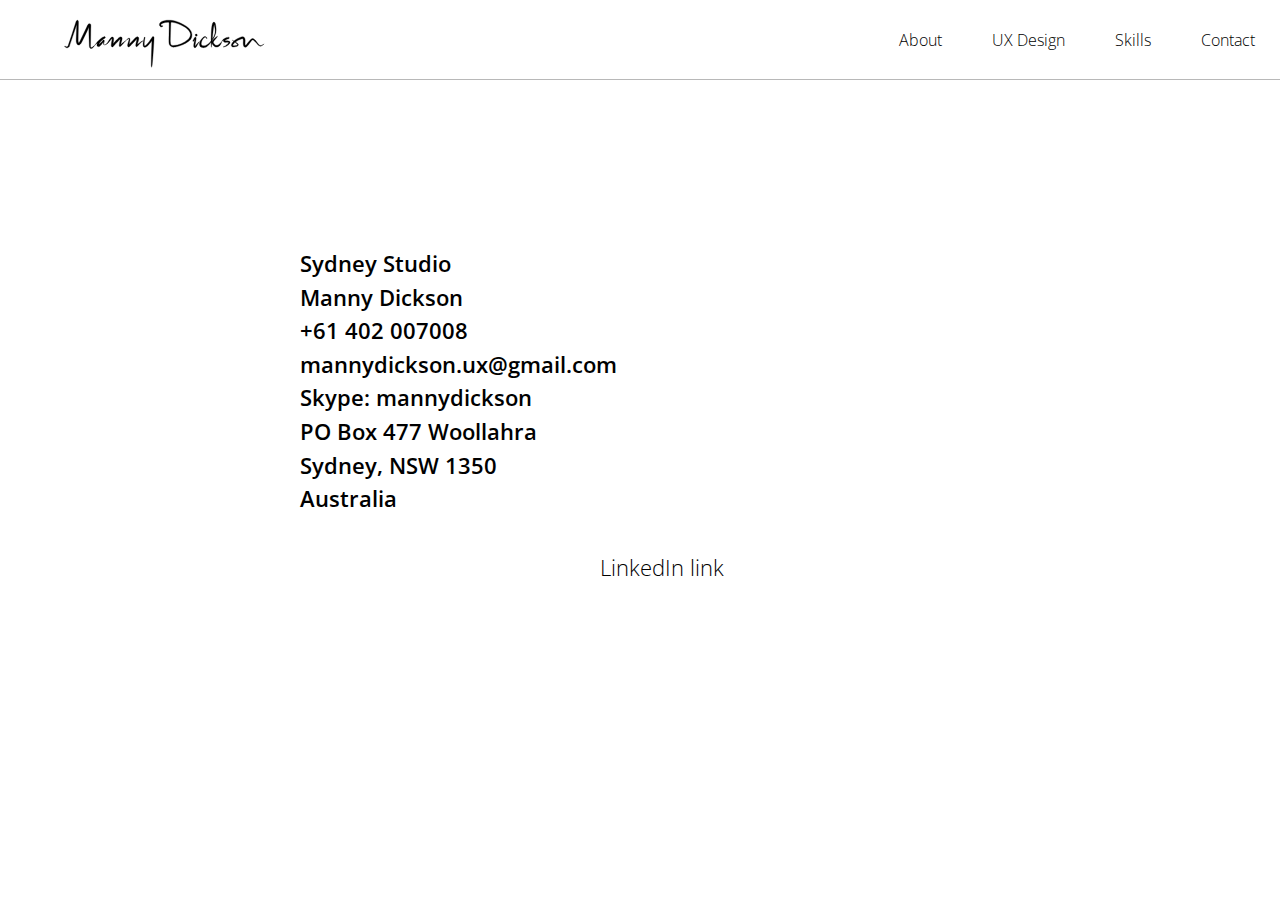
<file: contact.html>
<!DOCTYPE html>
<html>
  <head>
    <title>Manny Dickson</title>
    <link rel="stylesheet" type="text/css" href="other/slick/slick.css"/>
    <link rel="stylesheet" href="css/style.css"/>
  </head>
  <body>
    <nav data-scrolled="argh" class="non-static scrolled normal">
      <div class="logo"><a href="index.html">
          <div>
            <?xml version="1.0" encoding="utf-8"?>
            <!-- Generator: Adobe Illustrator 14.0.0, SVG Export Plug-In . SVG Version: 6.00 Build 43363)  -->
            <!DOCTYPE svg PUBLIC "-//W3C//DTD SVG 1.1//EN" "http://www.w3.org/Graphics/SVG/1.1/DTD/svg11.dtd">
            <svg version="1.1" id="Layer_1" xmlns="http://www.w3.org/2000/svg" xmlns:xlink="http://www.w3.org/1999/xlink" x="0px" y="0px"
            	 width="850px" height="300px" viewBox="0 0 850 300" enable-background="new 0 0 850 300" xml:space="preserve">
            <g>
            	<path d="M796.303,165.103c-0.353,0.272-0.907,0.635-1.647,1.073c-1.48,0.896-3.739,1.995-6.687,3.315
            		c-0.737,0.32-1.536,0.711-2.277,0.974c-0.769,0.26-1.582,0.427-2.402,0.401c-1.641-0.034-3.283-0.882-4.827-2.279
            		c-3.101-2.813-5.852-7.148-9.368-11.509c-1.731-2.19-3.669-4.494-5.796-6.703c-1.095-1.125-2.274-2.247-3.693-3.296
            		c-1.414-1.014-3.153-2.073-5.519-2.318c-1.164-0.117-2.412,0.065-3.493,0.454c-1.085,0.39-2.008,0.945-2.818,1.533
            		c-1.608,1.189-2.846,2.507-4.015,3.829c-2.31,2.654-4.354,5.372-6.495,8.076c-2.102,2.692-4.31,5.476-6.512,8.015
            		c-1.078,1.214-2.248,2.371-3.323,3.115c-0.345,0.249-0.675,0.414-0.908,0.508c-0.01-0.015-0.016-0.021-0.025-0.038
            		c-0.095-0.171-0.21-0.402-0.311-0.691c-0.209-0.571-0.386-1.284-0.515-2.044c-0.264-1.524-0.372-3.221-0.398-4.932
            		c-0.03-1.714,0.02-3.473,0.14-5.207l0.049-0.643l0.064-0.662c0.051-0.53,0.086-1.034,0.112-1.544
            		c0.052-1.016,0.066-2.031,0.035-3.06c-0.063-2.061-0.3-4.163-0.977-6.405c-0.353-1.12-0.825-2.288-1.607-3.462
            		c-0.769-1.159-1.939-2.357-3.47-3.083c-1.521-0.743-3.196-0.918-4.586-0.794c-1.362,0.089-2.805,0.585-3.454,0.8
            		c-1.803,0.564-3.59,1.174-5.354,1.834c-7.045,2.652-13.804,6.116-19.561,10.742c-1.173,0.952-2.282,1.944-3.354,2.972
            		c-1.541-0.879-2.829-1.59-3.808-2.145c-1.522-0.835-2.335-1.281-2.335-1.281s1.919,1.49,5.365,4.165
            		c-1.27,1.272-2.465,2.617-3.58,4.062c-0.61,0.751-1.054,1.421-1.522,2.1l-0.351,0.508l-0.093,0.132l-0.045,0.071l-0.091,0.142
            		l-0.18,0.283c-0.243,0.372-0.474,0.761-0.701,1.153c-0.454,0.783-0.883,1.6-1.253,2.493c-0.368,0.89-0.696,1.844-0.861,2.974
            		c-0.164,1.099-0.158,2.502,0.501,3.881c0.311,0.682,0.797,1.286,1.315,1.757c0.523,0.456,1.089,0.816,1.619,1.044
            		c1.078,0.486,2.066,0.669,2.989,0.775c0.926,0.097,1.793,0.099,2.625,0.055c3.328-0.188,6.203-0.891,9.013-1.652
            		c1.412-0.406,2.8-0.886,4.158-1.572c0.677-0.334,1.352-0.75,2-1.27c0.64-0.523,1.28-1.2,1.704-2.124
            		c0.438-0.915,0.513-2.06,0.263-2.951c-0.229-0.91-0.66-1.604-1.101-2.191c-0.898-1.161-1.921-1.971-2.9-2.65
            		c-2.487-1.681-4.788-3.088-6.867-4.323c0.499-0.396,0.999-0.79,1.518-1.164c5.229-3.841,11.438-6.821,18.028-9.17
            		c1.658-0.568,3.325-1.137,5.021-1.652c1.087-0.35,1.401-0.437,1.879-0.473c0.432-0.027,0.647,0.035,0.783,0.106
            		c0.134,0.075,0.33,0.205,0.584,0.571c0.249,0.357,0.505,0.903,0.709,1.54c0.417,1.286,0.621,2.885,0.719,4.509
            		c0.048,0.814,0.06,1.648,0.041,2.477c-0.01,0.412-0.028,0.831-0.054,1.22l-0.104,1.455c-0.109,1.947-0.146,3.878-0.085,5.841
            		c0.074,1.964,0.225,3.942,0.624,6.021c0.202,1.039,0.469,2.108,0.909,3.243c0.463,1.122,1.041,2.396,2.415,3.629
            		c0.685,0.603,1.64,1.138,2.663,1.366c1.019,0.235,2.03,0.18,2.832-0.006c1.622-0.387,2.723-1.078,3.661-1.743
            		c1.857-1.36,3.171-2.831,4.427-4.3c2.382-2.918,4.434-5.743,6.501-8.579c2.034-2.82,3.966-5.636,5.928-8.102
            		c0.98-1.219,1.979-2.353,2.951-3.158c0.485-0.397,0.953-0.698,1.373-0.881c0.423-0.177,0.789-0.261,1.209-0.251
            		c0.829-0.002,1.961,0.477,3.072,1.186c1.119,0.707,2.223,1.603,3.275,2.549c2.164,1.948,4.099,3.933,5.957,5.96
            		c1.846,2.015,3.568,4.025,5.313,5.903c1.736,1.878,3.463,3.67,5.414,5.123c0.977,0.72,2.024,1.349,3.158,1.769
            		c1.126,0.429,2.344,0.6,3.468,0.496c1.129-0.097,2.141-0.438,3.022-0.852c0.901-0.438,1.576-0.91,2.277-1.322
            		c2.782-1.669,4.891-3.182,6.237-4.287c0.681-0.548,1.169-1.012,1.476-1.343c0.313-0.326,0.437-0.526,0.437-0.526
            		S796.662,164.837,796.303,165.103 M694.297,164.089c0.81,0.678,1.549,1.429,2.04,2.221c0.242,0.389,0.404,0.783,0.431,1.079
            		c0.036,0.306-0.021,0.471-0.156,0.685c-0.258,0.438-1.127,1.043-2.17,1.46c-1.044,0.437-2.26,0.77-3.531,1.034
            		c-2.573,0.504-5.406,0.904-8.056,0.826c-1.297-0.032-2.633-0.269-3.292-0.647c-0.329-0.195-0.365-0.305-0.35-0.358
            		c-0.006-0.051-0.046-0.296,0.064-0.752c0.095-0.438,0.312-1.001,0.604-1.576c0.281-0.576,0.634-1.182,1.031-1.785
            		c0.199-0.302,0.4-0.605,0.623-0.908l0.162-0.228l0.082-0.114l0.04-0.057c-0.083,0.118,0.004-0.003-0.002,0.009l0.382-0.485
            		c0.51-0.648,1.03-1.328,1.515-1.834c1.176-1.322,2.51-2.628,3.938-3.872C689.667,160.353,691.914,162.119,694.297,164.089
            		 M726.249,170.382c0,0-0.001,0-0.002,0.001C726.203,170.393,726.212,170.386,726.249,170.382"/>
            	<path d="M667.945,155.99c-1.045-1.257-2.204-1.712-3.168-2.056c-0.985-0.322-1.896-0.491-2.776-0.592
            		c-0.879-0.104-1.731-0.146-2.541-0.167l-2.289-0.066c-1.515-0.049-3.028-0.106-4.461-0.205c-3.118-0.176-2.722-1.755-0.579-3.055
            		c0.973-0.677,2.154-1.313,3.415-1.852c1.262-0.54,2.598-1.024,3.961-1.453c1.35-0.414,2.801-0.83,4.104-1.117v-0.001l1.452-1.059
            		c0.892-0.652,1.356-1.795,1.09-2.938c-0.355-1.528-1.884-2.478-3.412-2.122c-0.087,0.02-0.175,0.038-0.263,0.058l-0.002-0.02
            		h-0.005c-1.697,0.309-3.211,0.656-4.792,1.119c-0.985,0.285-1.966,0.617-2.945,0.978l-0.27,0.091
            		c-0.679,0.208-1.335,0.515-1.999,0.769c-0.665,0.253-1.319,0.537-1.961,0.854c-0.644,0.309-1.293,0.59-1.913,0.949
            		c-0.624,0.354-1.248,0.653-1.864,1.052c-0.602,0.388-1.254,0.759-1.8,1.159c-3.19,2.139-5.657,5.444-6.678,8.916
            		c2.476-3.863,5.387-5.353,6.161-5.685c-0.014,0.034-0.029,0.063-0.043,0.098c-0.436,1.203-0.547,2.62-0.3,3.858
            		c0.056,0.312,0.134,0.608,0.221,0.9c0.041,0.148,0.095,0.282,0.143,0.423l0.076,0.208l0.103,0.246l0.03,0.065l0.154,0.315
            		c0.127,0.238,0.269,0.473,0.421,0.695c0.299,0.396,0.619,0.749,0.995,1.033c0.377,0.314,0.729,0.485,1.096,0.678
            		c0.316,0.13,0.691,0.29,0.96,0.354c0.601,0.176,1.104,0.256,1.579,0.318c0.955,0.126,1.772,0.151,2.596,0.18
            		c1.622,0.029,3.167-0.012,4.712-0.048l2.299-0.063c0.719-0.021,1.396-0.021,2.041,0.018c2.173,0,2.361,1.156,1.887,1.766
            		c-0.614,1.062-1.52,2.174-2.471,3.246c-0.952,1.068-2.02,2.141-3.062,3.171c-2.102,2.048-4.371,3.878-6.901,5.428
            		c-2.524,1.559-5.281,2.821-8.173,3.951c1.546-0.069,3.107-0.212,4.646-0.521c5.406-0.757,10.413-3.944,12.97-5.857
            		c1.284-0.954,2.491-1.931,3.691-3.035c1.189-1.105,2.346-2.278,3.388-3.793c0.51-0.775,1.022-1.616,1.34-2.815
            		c0.154-0.594,0.241-1.316,0.126-2.114C668.824,157.458,668.453,156.605,667.945,155.99"/>
            	<path d="M635.319,158.848c-0.43,0.549-0.906,1.06-1.36,1.581c-0.437,0.533-0.907,1.033-1.367,1.536
            		c-0.445,0.515-0.955,0.968-1.406,1.461c-0.453,0.495-0.96,0.927-1.43,1.388c-0.999,0.859-1.961,1.721-2.996,2.426
            		c-0.503,0.377-1.039,0.679-1.558,0.992c-0.271,0.136-0.525,0.289-0.784,0.437l-0.789,0.386c-1.056,0.48-2.13,0.796-3.177,0.956
            		c-0.522,0.087-1.04,0.14-1.554,0.137c-0.512,0.033-1.019-0.006-1.52-0.059c-0.503-0.042-1-0.135-1.481-0.257
            		c-0.245-0.049-0.479-0.116-0.708-0.187l-0.318-0.111l-0.139-0.051c-0.007-0.001-0.018-0.005-0.027-0.009
            		c-1.39-1.091-2.731-2.217-3.955-3.398c-0.646-0.629-1.266-1.271-1.819-1.928c-0.572-0.651-1.054-1.322-1.477-1.987
            		c-0.835-1.354-1.218-2.601-1.098-3.804c0.117-1.216,0.812-2.633,1.835-4.072c0.506-0.72,1.079-1.445,1.682-2.179l1.856-2.226
            		l3.651-4.517c1.243-1.517,2.425-3.099,3.6-4.724c1.159-1.631,2.264-3.285,3.218-5.076c-0.888,0.514-1.735,1.064-2.566,1.63
            		c-0.838,0.555-1.651,1.128-2.452,1.71c-0.794,0.594-1.59,1.161-2.357,1.792c-0.777,0.615-1.553,1.234-2.3,1.882
            		c-0.753,0.646-1.513,1.261-2.25,1.956l-2.232,2.042c-0.742,0.685-1.358,1.424-2.058,2.172c-0.68,0.754-1.363,1.537-2.027,2.393
            		c-0.663,0.855-1.312,1.787-1.871,2.856c-0.316,0.604-0.594,1.265-0.817,1.963c0.124-1.088,0.253-2.206,0.385-3.364
            		c0.03-0.278,0.062-0.566,0.091-0.85c0.729-1.107,1.47-2.218,2.226-3.33c2.288-3.382,4.499-6.913,6.401-10.651
            		c1.88-3.746,3.449-7.702,4.508-11.813c1.101-4.103,1.649-8.347,1.831-12.582c0.037-1.06,0.054-2.119,0.034-3.177
            		c0.006-1.119-0.094-2.179-0.164-3.208c-0.162-2.074-0.368-4.129-0.609-6.181c-0.242-2.053-0.524-4.098-0.884-6.148
            		c-0.374-2.058-0.772-4.088-1.511-6.256c-0.191-0.547-0.407-1.104-0.713-1.711c-0.154-0.304-0.331-0.62-0.566-0.964
            		c-0.231-0.363-0.573-0.66-0.935-1.26c-0.207-0.289-0.445-0.647-0.885-0.958c-0.414-0.311-1.032-0.549-1.696-0.559
            		c-1.36-0.021-2.434,0.607-2.985,1.057c-0.595,0.482-0.923,0.908-1.199,1.286c-0.273,0.381-0.465,0.717-0.636,1.039
            		c-0.659,1.272-0.997,2.328-1.326,3.384c-0.315,1.048-0.57,2.06-0.799,3.06c-0.905,4.002-1.444,7.78-1.907,11.603
            		c-0.466,3.655-0.785,7.421-1.027,10.998c-0.522,7.144-0.672,13.872-0.874,20.075c-0.156,6.205-0.219,11.886-0.25,16.92
            		c0,0.231,0,0.452,0,0.681l-0.16,0.23c-0.269,0.371-0.567,0.797-0.868,1.174c-0.62,0.77-1.238,1.535-1.854,2.301
            		c-0.602,0.775-1.281,1.478-1.912,2.215l-0.977,1.075l-1.026,1.016c-1.341,1.372-2.758,2.633-4.208,3.796
            		c-2.89,2.335-5.984,4.199-9.054,5.438c-1.548,0.581-3.084,0.992-4.584,1.228c-0.375,0.063-0.75,0.109-1.124,0.128
            		c-0.384,0.04-0.729,0.044-1.062,0.046l-0.254,0.006l-0.329-0.006l-0.671-0.01c-0.048,0,0.106-0.004,0.007-0.005l-0.071-0.004
            		l-0.145-0.009l-0.287-0.019c-0.192-0.008-0.378-0.032-0.564-0.048c-1.49-0.142-2.853-0.431-3.927-0.874
            		c-1.073-0.463-1.823-1.029-2.378-1.751c-1.132-1.409-1.521-4.012-1.332-6.672c0.178-2.674,0.881-5.384,1.771-7.835
            		c0.465-1.228,0.943-2.384,1.567-3.413c0.356-0.541,0.709-1.074,1.056-1.599c0.36-0.512,0.714-1.016,1.063-1.513
            		c1.419-1.959,2.841-3.7,4.283-5.089c1.431-1.399,2.907-2.444,4.267-2.853c1.355-0.429,2.541-0.139,3.463,0.553
            		c0.922,0.685,1.533,1.617,1.934,2.391c0.395,0.787,0.593,1.458,0.694,1.883c0.022,0.103,0.044,0.194,0.062,0.272
            		c0.015,0.09,0.018,0.172,0.071,0.231c0.103,0.12,0.271,0.173,0.259,0.174l0.818-0.054c-0.012,0,0.149-0.075,0.234-0.208
            		c0.075-0.123,0.021-0.323,0.009-0.623c-0.055-0.56-0.174-1.35-0.512-2.356c-0.359-0.988-0.902-2.227-2.089-3.416
            		c-0.592-0.586-1.384-1.135-2.357-1.462c-0.97-0.333-2.093-0.408-3.179-0.234c-1.089,0.171-2.148,0.551-3.164,1.057
            		c-0.983,0.535-1.979,1.146-2.889,1.885c-1.859,1.452-3.59,3.241-5.251,5.256c-0.821,1.013-1.646,2.072-2.45,3.188
            		c-0.909,1.161-1.752,2.426-2.5,3.744c-1.503,2.651-2.798,5.598-3.57,9.048c-0.387,1.729-0.582,3.599-0.429,5.638
            		c0.19,2.011,0.768,4.284,2.182,6.276c0.691,0.99,1.55,1.899,2.517,2.627c0.971,0.726,2.023,1.29,3.083,1.714
            		c2.127,0.852,4.269,1.136,6.313,1.183c0.255,0.003,0.514,0.012,0.766,0.005l0.841-0.016l0.67-0.04l0.343-0.025l0.418-0.044
            		c0.563-0.056,1.116-0.125,1.628-0.226c0.524-0.082,1.043-0.195,1.557-0.33c2.064-0.5,4.029-1.309,5.852-2.31
            		c3.642-2.016,6.718-4.752,9.465-7.704c0.717-0.716,1.324-1.523,1.995-2.278c0.68-0.749,1.277-1.562,1.904-2.353l0.933-1.194
            		l0.881-1.233c0.588-0.82,1.225-1.61,1.773-2.461c0.169-0.251,0.339-0.504,0.509-0.756c0.013,2.825,0.05,5.369,0.149,7.652
            		c0.136,3.642,0.327,6.479,0.433,8.42c0.15,1.937,0.23,2.97,0.23,2.97c0.016,0.198,0.174,0.362,0.378,0.378
            		c0.228,0.017,0.425-0.152,0.442-0.378c0,0,0.085-1.031,0.245-2.963c0.154-1.931,0.358-4.769,0.702-8.348
            		c0.118-1.585,0.28-3.334,0.478-5.222c0.053,0.443,0.122,0.882,0.226,1.304c0.312,1.266,0.806,2.422,1.386,3.441
            		c1.162,2.048,2.575,3.73,4.047,5.25c1.475,1.52,3.017,2.895,4.587,4.204c0.067,0.056,0.15,0.118,0.227,0.167l0.048,0.031
            		l0.413,0.265l0.329,0.186c0.216,0.121,0.421,0.22,0.633,0.322c0.418,0.195,0.837,0.373,1.263,0.521
            		c0.854,0.282,1.727,0.485,2.61,0.604c0.887,0.087,1.779,0.127,2.66,0.06c0.882-0.073,1.748-0.232,2.588-0.446
            		c1.677-0.464,3.215-1.204,4.601-2.074c0.691-0.439,1.348-0.907,1.963-1.417c0.592-0.529,1.188-1.049,1.713-1.62
            		c0.551-0.55,1.042-1.137,1.531-1.72c0.486-0.582,0.903-1.215,1.334-1.826c0.393-0.634,0.82-1.243,1.174-1.89
            		c0.368-0.638,0.717-1.286,1.021-1.949c0.312-0.661,0.637-1.309,0.902-1.983c0.261-0.678,0.541-1.341,0.765-2.026
            		c0.481-1.356,0.857-2.746,1.173-4.145c-0.47,0.548-0.93,1.096-1.365,1.65C636.237,157.782,635.746,158.299,635.319,158.848
            		 M607.562,89.172c0.055,0.056,0.137,0.165,0.221,0.296c0.129,0.2,0.265,0.46,0.397,0.735c-0.182-0.074-0.335-0.174-0.434-0.287
            		c-0.21-0.217-0.242-0.435-0.255-0.572C607.518,89.054,607.502,89.135,607.562,89.172 M603.379,135.78
            		c0.581-6.154,1.258-12.817,2.048-19.802c0.417-3.486,0.863-6.968,1.414-10.693c0.536-3.556,1.209-7.301,2.05-10.84
            		c0.119-0.486,0.246-0.965,0.377-1.435c0.29,0.891,0.557,1.821,0.809,2.75c0.505,1.883,0.949,3.821,1.357,5.778
            		c0.408,1.959,0.775,3.944,1.104,5.931c0.152,1.004,0.339,1.977,0.395,2.91c0.09,0.991,0.146,1.984,0.183,2.981
            		c0.144,3.983-0.184,8.004-1.021,11.929c-0.85,3.922-2.19,7.748-3.965,11.365c-1.641,3.441-3.695,6.664-5.826,9.831
            		c0.066-0.616,0.132-1.236,0.199-1.867C602.779,141.811,603.072,138.86,603.379,135.78"/>
            	<path d="M382.288,137.729c-1.655-1.026-3.829-0.516-4.855,1.139l-0.002,0.002c-3.903,5.86-7.823,11.707-12.031,17.28
            		c-2.083,2.799-4.229,5.541-6.488,8.124c-1.128,1.291-2.29,2.534-3.485,3.697c-1.195,1.151-2.441,2.237-3.684,3.056
            		c-0.617,0.408-1.238,0.74-1.762,0.924c-0.532,0.188-0.881,0.188-0.978,0.172c-0.093,0.001-0.304-0.082-0.588-0.535
            		c-0.271-0.432-0.513-1.089-0.689-1.799c-0.352-1.444-0.493-3.11-0.532-4.784c-0.038-1.681,0.024-3.399,0.142-5.124
            		c0.24-3.452,0.693-6.93,1.251-10.396c0.279-1.733,0.588-3.465,0.921-5.193c0.124-0.673,0.265-1.343,0.393-2.016
            		c0.164-0.673,0.368-1.549,0.368-2.002c0-0.72-0.368-1.303-1.002-1.457c-0.013-0.014-0.022-0.027-0.036-0.042
            		c-0.025,0.007-0.042,0.016-0.066,0.024c-0.076-0.013-0.152-0.024-0.234-0.024c-0.774,0-1.434,1.243-1.693,2.077
            		c-0.025,0.053-0.065,0.104-0.084,0.159c-0.269,0.855-0.477,1.725-0.708,2.59c-0.448,1.733-0.872,3.474-1.267,5.223
            		c-0.79,3.5-1.48,7.033-1.96,10.641c-0.238,1.807-0.421,3.63-0.496,5.497c-0.067,1.869-0.054,3.771,0.299,5.809
            		c0.193,1.021,0.458,2.085,1.037,3.214c0.295,0.562,0.676,1.144,1.217,1.684c0.535,0.539,1.244,1.018,2.021,1.301
            		c1.593,0.585,3.101,0.358,4.248,0.028c1.172-0.347,2.139-0.838,3.031-1.358c1.776-1.052,3.264-2.254,4.688-3.49
            		c1.41-1.245,2.736-2.535,4.009-3.856c2.545-2.64,4.912-5.383,7.204-8.169c1.874-2.322,3.693-4.676,5.482-7.046
            		c-0.026,0.511-0.062,1.021-0.08,1.534c-0.213,4.646-0.406,9.292-0.561,13.94l-1.005,27.891c-0.185,4.646-0.292,9.299-0.422,13.948
            		l-0.19,6.976c-0.076,2.325-0.09,4.652-0.131,6.979l-0.212,13.959c-0.048,2.326-0.069,4.654,0.126,6.992
            		c0.091,1.169,0.226,2.34,0.42,3.515c0.189,1.174,0.415,2.35,0.784,3.532c0.486-1.14,0.832-2.286,1.14-3.434
            		c0.312-1.149,0.565-2.3,0.776-3.453c0.432-2.307,0.649-4.624,0.838-6.943l1.213-13.907c0.196-2.319,0.42-4.637,0.581-6.956
            		l0.523-6.958c0.346-4.64,0.713-9.277,1.003-13.919l1.845-27.848c0.321-4.64,0.602-9.282,0.864-13.926
            		c0.157-2.321,0.206-4.646,0.314-6.969c0.096-2.324,0.144-4.65,0.168-6.977l0.004-0.296
            		C383.965,139.567,383.373,138.403,382.288,137.729"/>
            	<path d="M274.105,154.992c-1.969,1.556-4.375,3.427-7.073,5.641c-2.484,2.011-5.271,4.269-8.238,6.76
            		c0.255-1.174,0.556-2.393,0.877-3.608c0.618-2.321,1.288-4.723,2.021-7.167c0.371-1.238,0.747-2.489,1.126-3.753
            		c0.352-1.208,0.762-2.666,1.049-4.099c0.277-1.47,0.567-2.95,0.462-4.912c-0.006-0.231-0.062-0.538-0.098-0.804l-0.069-0.415
            		l-0.134-0.489l-0.152-0.484c-0.058-0.166-0.164-0.379-0.255-0.563c-0.096-0.19-0.196-0.375-0.307-0.56
            		c-0.15-0.211-0.313-0.418-0.486-0.615c-0.307-0.389-0.828-0.762-1.321-1.055c-0.486-0.246-1.1-0.471-1.564-0.527
            		c-0.243-0.036-0.488-0.061-0.733-0.075c-0.239-0.011-0.411,0.009-0.621,0.021c-0.431,0.025-0.757,0.095-1.072,0.172
            		c-1.256,0.321-2.077,0.775-2.86,1.216c-0.776,0.447-1.426,0.916-2.073,1.392c-1.265,0.957-2.395,1.962-3.483,2.989
            		c-1.082,1.019-2.139,2.098-3.125,3.141c-0.973,1.029-1.949,2.062-2.927,3.096c-1.946,2.077-3.901,4.162-5.855,6.248
            		c-1.935,2.106-3.87,4.215-5.798,6.314c-0.17,0.188-0.338,0.372-0.508,0.56c0.182-1.861,0.389-3.726,0.61-5.57
            		c0.172-1.313,0.342-2.617,0.51-3.907c0.09-0.667,0.18-1.331,0.269-1.99c0.071-0.666,0.159-1.251,0.216-1.975
            		c0.12-1.438,0.22-2.789,0.147-4.281c-0.01-0.364-0.023-0.73-0.082-1.138c-0.063-0.413-0.064-0.752-0.187-1.219l-0.162-0.66
            		c-0.031-0.113-0.052-0.212-0.094-0.333l-0.156-0.387c-0.109-0.257-0.224-0.509-0.345-0.756c-0.182-0.293-0.401-0.591-0.626-0.864
            		c-0.182-0.263-0.577-0.562-0.929-0.801c-0.353-0.26-0.755-0.42-1.188-0.532c-0.213-0.059-0.428-0.106-0.641-0.142
            		c-0.187-0.014-0.367-0.013-0.552-0.011c-0.358,0.01-0.768,0.033-1.011,0.114c-0.278,0.071-0.558,0.151-0.824,0.241l-0.639,0.296
            		c-0.45,0.203-0.722,0.424-1.083,0.642c-1.262,0.884-2.168,1.796-3.019,2.725c-1.677,1.853-3.046,3.705-4.309,5.516
            		c-1.253,1.795-2.401,3.622-3.375,5.292c-0.248,0.422-0.493,0.838-0.735,1.249c-0.251,0.385-0.497,0.764-0.741,1.138
            		c-0.494,0.745-0.942,1.494-1.459,2.168c-1.974,2.768-3.904,5.032-5.744,6.615c-1.836,1.581-3.53,2.525-4.79,2.892
            		c-1.025,0.309-1.695,0.272-1.914,0.248c0.013-0.004,0.026-0.007,0.039-0.011c-0.48,0.017-0.941-0.053-1.323-0.244
            		c-0.384-0.189-0.657-0.507-0.835-0.874c-0.355-0.742-0.392-1.641-0.385-2.512c0.055-1.769,0.486-3.56,0.956-5.289l0.191-0.63
            		l0.186-0.784c0.113-0.443,0.213-0.951,0.308-1.429c0.091-0.483,0.174-0.974,0.243-1.48c0.061-0.515,0.121-1.026,0.114-1.633
            		c-0.002-0.299-0.014-0.619-0.102-1.033l-0.079-0.317c-0.042-0.128-0.106-0.279-0.167-0.413c-0.044-0.116-0.167-0.317-0.313-0.499
            		c-0.075-0.091-0.136-0.169-0.233-0.261c-0.117-0.104-0.246-0.2-0.382-0.285c-0.256-0.174-0.592-0.283-0.934-0.333
            		c-0.342-0.047-0.57-0.008-0.855,0.039c-0.221,0.052-0.383,0.114-0.57,0.191c-0.149,0.069-0.257,0.133-0.385,0.207
            		c-0.425,0.268-0.696,0.516-0.929,0.741c-0.469,0.457-0.807,0.876-1.142,1.303c-0.333,0.436-0.617,0.828-0.924,1.319l0.196-0.3
            		c-1.854,2.07-3.716,4.123-5.6,6.12c-1.892,1.984-3.804,3.937-5.776,5.659c-0.652,0.574-1.316,1.127-1.968,1.612
            		c0.03-0.137,0.062-0.277,0.097-0.432c0.163-0.565,0.291-1.136,0.509-1.69c0.362-1.123,0.899-2.202,1.446-3.276
            		c0.586-1.062,1.216-2.114,1.958-3.115c0.725-1.01,1.531-1.979,2.38-2.925c0.835-0.956,1.757-1.857,2.695-2.744
            		c1.906-1.747,3.946-3.406,6.111-4.917c1.083-0.754,2.189-1.483,3.308-2.184c1.101-0.684,2.317-1.384,3.351-1.916l0.37-0.19
            		c1.543-0.8,2.249-2.659,1.58-4.299c-0.709-1.739-2.692-2.573-4.431-1.865c-0.12,0.049-0.241,0.097-0.362,0.146l-0.001-0.004
            		c-0.024,0.011-0.045,0.021-0.069,0.032c-0.833,0.333-1.675,0.661-2.466,1.044c-0.91,0.473-1.871,0.886-2.727,1.415
            		c-0.874,0.509-1.765,1-2.58,1.573c-0.831,0.554-1.669,1.098-2.454,1.695c-0.798,0.584-1.601,1.16-2.35,1.792
            		c-0.762,0.618-1.528,1.229-2.254,1.878c-0.736,0.638-1.478,1.27-2.174,1.946c-0.705,0.666-1.42,1.32-2.099,2.006
            		c-0.686,0.681-1.373,1.359-2.029,2.065c-0.658,0.704-1.333,1.389-1.97,2.109c-1.283,1.432-2.544,2.876-3.751,4.364
            		c-1.222,1.475-2.375,3.006-3.519,4.534c-1.151,1.523-2.228,3.108-3.281,4.701l4.35-3.703c1.432-1.241,2.908-2.432,4.351-3.643
            		c0.043-0.035,0.085-0.069,0.127-0.104c-0.16,0.436-0.312,0.875-0.445,1.323c-0.263,0.763-0.432,1.562-0.622,2.351
            		c-0.165,0.789-0.321,1.766-0.403,2.517l-0.075,1.047l-0.019,0.262l-0.009,0.131l-0.015,0.233l-0.002,0.085l-0.001,0.145
            		c0.003,0.344,0.032,0.65,0.073,0.976c0.098,0.647,0.257,1.354,0.69,2.183c0.409,0.807,1.277,1.799,2.435,2.277
            		c1.139,0.476,2.151,0.443,2.928,0.333c0.363-0.065,0.693-0.151,1.017-0.246l0.822-0.316c0.968-0.447,1.715-0.956,2.393-1.459
            		c1.347-1.014,2.434-2.068,3.488-3.139c1.054-1.068,1.993-2.181,2.935-3.288c0.928-1.112,1.826-2.233,2.685-3.379
            		c1.626-2.14,3.153-4.329,4.642-6.536c-0.005,0.193-0.01,0.386-0.021,0.593l-0.015,0.353l-0.008,0.176l-0.004,0.088l-0.002,0.044
            		l-0.001,0.012c-0.017,0.098,0.024-0.128,0.019-0.102l-0.001,0.007l-0.004,0.028l-0.077,0.748c-0.166,1.953-0.147,3.919,0.211,5.887
            		c0.2,0.974,0.49,1.991,1.193,2.815c0.346,0.403,0.825,0.721,1.335,0.819c0.482,0.103,0.956,0.017,1.378-0.114
            		c0.071,0.026,0.219,0.075,0.461,0.116c0.347,0.071,0.876,0.11,1.566,0.05c1.368-0.141,3.383-0.732,5.587-2.109
            		c2.214-1.351,4.658-3.369,7.083-6c0.636-0.633,1.22-1.358,1.854-2.081c0.313-0.365,0.631-0.735,0.954-1.11
            		c0.295-0.374,0.595-0.753,0.898-1.138c1.219-1.563,2.401-3.123,3.791-4.705c1.364-1.574,2.846-3.172,4.438-4.589
            		c0.69-0.604,1.409-1.197,2.077-1.614c0.001,0.079,0.004,0.158,0.01,0.227c0.022,0.213,0.011,0.476-0.002,0.742
            		c-0.017,1.03-0.184,2.224-0.357,3.346c-0.469,2.522-0.948,5.102-1.436,7.724c-0.486,2.674-0.909,5.41-1.237,8.264
            		c-0.159,1.434-0.295,2.885-0.329,4.486c-0.002,0.41,0.003,0.829,0.029,1.283c0.037,0.48,0.06,0.931,0.218,1.631
            		c0.085,0.345,0.18,0.766,0.536,1.434c0.12,0.206,0.234,0.384,0.395,0.592c0.112,0.137,0.233,0.27,0.361,0.394
            		c0.146,0.137,0.219,0.215,0.453,0.382c0.417,0.289,0.852,0.518,1.478,0.653c0.3,0.065,0.586,0.091,0.866,0.085
            		c0.27-0.003,0.603-0.043,0.802-0.093c0.998-0.247,1.442-0.623,1.829-0.937c0.097-0.084,0.18-0.165,0.266-0.253
            		c0.134-0.138,0.265-0.299,0.215-0.237l0.084-0.096l0.336-0.379c0.901-1.013,1.804-2.029,2.711-3.05
            		c0.968-1.034,1.938-2.071,2.911-3.11c1.938-2.08,3.884-4.17,5.83-6.259c1.938-2.1,3.876-4.201,5.807-6.293
            		c0.961-1.05,1.92-2.098,2.876-3.142c0.937-1.038,1.836-1.998,2.78-2.931c0.934-0.929,1.891-1.799,2.825-2.558
            		c0.176-0.14,0.351-0.275,0.525-0.408c-0.036,0.42-0.083,0.852-0.149,1.283c-0.175,1.207-0.422,2.327-0.734,3.665
            		c-0.298,1.28-0.593,2.547-0.885,3.801c-0.564,2.548-1.115,5.044-1.544,7.522c-0.418,2.498-0.841,4.869-0.913,7.508
            		c0.008,0.698-0.037,1.32,0.236,2.456c0.133,0.355,0.16,0.684,0.734,1.373c0.261,0.303,0.804,0.715,1.464,0.842
            		c0.633,0.13,1.241-0.009,1.568-0.155c0.373-0.157,0.595-0.319,0.805-0.495c0.036-0.028,0.156-0.14,0.191-0.177
            		c-0.099,0.094-0.007,0.005-0.019,0.017l0.073-0.076l0.292-0.302c0.776-0.803,1.538-1.591,2.284-2.361
            		c3-3.068,5.693-5.943,8.08-8.49c2.404-2.53,4.445-4.794,6.139-6.645c1.702-1.843,2.992-3.341,3.892-4.34
            		c0.886-1.014,1.358-1.555,1.358-1.555s-0.574,0.433-1.65,1.242C277.653,152.25,276.066,153.427,274.105,154.992 M175.017,168.198
            		c0.022-0.007,0.06-0.015,0.111-0.02c-0.036,0.009-0.072,0.016-0.106,0.03C175.008,168.199,174.997,168.199,175.017,168.198
            		 M193.761,153.013c0.003,0.007,0.008,0.014,0.015,0.021c0.017,0.023,0.04,0.091,0.063,0.172c-0.031-0.054-0.054-0.099-0.054-0.099
            		C193.771,153.08,193.761,153.034,193.761,153.013 M227.73,144.348c0.046-0.026-0.055,0.035-0.11,0.028
            		c-0.013,0-0.025-0.004-0.036-0.006c0.031-0.012,0.063-0.021,0.094-0.035C227.702,144.346,227.716,144.354,227.73,144.348
            		 M230.618,170.798c0.008,0.033,0.015,0.066,0.012,0.045C230.628,170.848,230.624,170.829,230.618,170.798 M257.479,144.216
            		c-0.009-0.028-0.016-0.054-0.019-0.062h0.01L257.479,144.216z M255.053,170.52c-0.038,0.035,0.028-0.03-0.096,0.087l0.113-0.106
            		c0.024-0.021,0.055-0.041,0.081-0.062l-0.017,0.015L255.053,170.52z"/>
            	<path d="M550.679,158.572c-0.371,0.342-0.725,0.699-1.082,1.054c-0.727,0.709-1.42,1.433-2.104,2.16
            		c-0.665,0.742-1.368,1.463-2.006,2.227c-1.305,1.509-2.579,3.045-3.797,4.616c-1.156,1.474-2.261,2.97-3.354,4.504
            		c-0.105,0.098-0.244,0.215-0.394,0.329c-0.115-0.803-0.105-1.816-0.059-2.836c0.047-1.039,0.161-2.116,0.299-3.197
            		c0.294-2.162,0.646-4.364,1.087-6.561c0.421-2.183,0.896-4.486,1.303-6.747c0.403-2.278,0.771-4.564,1.048-6.919
            		c0.127-1.188,0.236-2.369,0.236-3.698c-0.003-0.337-0.015-0.686-0.055-1.084c-0.06-0.415-0.063-0.807-0.394-1.586
            		c-0.09-0.195-0.226-0.447-0.46-0.722c-0.245-0.286-0.652-0.623-1.186-0.796c-0.527-0.179-1.078-0.149-1.419-0.065
            		c-0.351,0.082-0.615,0.207-0.793,0.308c-0.724,0.435-0.938,0.748-1.222,1.052c-0.956,1.171-1.485,2.172-2.089,3.218
            		c-0.579,1.031-1.111,2.058-1.632,3.08l-1.561,3.021c-0.515,0.978-1.054,1.985-1.589,2.763l-0.044,0.062
            		c-0.472,0.691-0.354,1.642,0.298,2.194c0.696,0.591,1.74,0.505,2.332-0.192c0.868-1.024,1.498-1.989,2.152-2.972l1.849-2.925
            		l0.493-0.779c-0.298,1.679-0.632,3.368-0.989,5.062c-0.456,2.227-0.958,4.387-1.458,6.679c-0.465,2.282-0.912,4.582-1.188,6.953
            		c-0.139,1.187-0.255,2.385-0.299,3.629c-0.045,1.247-0.025,2.516,0.222,3.965c0.145,0.73,0.312,1.514,0.86,2.476
            		c0.283,0.474,0.687,1.019,1.356,1.465c0.657,0.456,1.539,0.679,2.253,0.656c1.438-0.068,2.244-0.594,2.93-1.024
            		c0.692-0.479,1.169-0.898,1.758-1.529l0.049-0.053c0.079-0.085,0.15-0.181,0.211-0.284l2.973-5.052l2.957-5.092l1.477-2.553
            		c0.478-0.866,0.955-1.727,1.459-2.559c0.514-0.831,0.954-1.721,1.48-2.57c0.528-0.845,1.026-1.716,1.519-2.593
            		c-0.789,0.621-1.571,1.248-2.322,1.902C551.4,157.875,551.047,158.231,550.679,158.572 M539.743,143.509
            		C539.815,143.45,539.854,143.431,539.743,143.509 M537.189,173.906C537.144,173.917,537.147,173.915,537.189,173.906"/>
            	<path d="M342.081,152.883c-1.032,0.451-2.576,1.154-4.408,2.215c-1.83,1.068-4.035,2.413-6.443,4.114
            		c-2.416,1.688-5.1,3.654-7.913,5.934c-0.595,0.477-1.203,0.97-1.815,1.468c0.196-0.853,0.41-1.719,0.639-2.59
            		c0.542-2.031,1.108-4.125,1.732-6.248c0.314-1.062,0.631-2.133,0.95-3.212c0.163-0.557,0.326-1.114,0.49-1.675
            		c0.156-0.566,0.314-1.069,0.47-1.693c0.318-1.249,0.603-2.451,0.807-3.788c0.171-1.364,0.374-2.723,0.025-4.733
            		c-0.147-0.567-0.259-1.092-0.655-1.812c-0.096-0.173-0.164-0.32-0.296-0.505c-0.136-0.187-0.283-0.371-0.437-0.547
            		c-0.28-0.348-0.706-0.683-1.151-0.965c-0.438-0.296-0.918-0.444-1.406-0.597c-0.459-0.116-0.873-0.147-1.315-0.172
            		c-0.358,0.009-0.713,0.038-1.066,0.083c-0.287,0.056-0.573,0.122-0.857,0.195c-2.004,0.635-3.13,1.474-4.273,2.289
            		c-2.21,1.652-4.003,3.405-5.764,5.204c-3.334,3.586-6.515,7.036-9.678,10.554c-1.57,1.749-3.128,3.482-4.667,5.197
            		c-1.434,1.628-2.946,3.467-4.233,5.066c0.173-1.811,0.455-3.622,0.73-5.378c0.295-1.873,0.626-3.69,0.962-5.435
            		c0.174-0.873,0.345-1.728,0.512-2.562c0.087-0.433,0.173-0.862,0.257-1.286c0.078-0.425,0.153-0.79,0.21-1.256
            		c0.127-0.905,0.211-1.768,0.217-2.649c0.005-0.877-0.062-1.795-0.386-2.768c-0.111-0.256-0.203-0.499-0.347-0.745
            		c-0.182-0.25-0.329-0.499-0.57-0.709c-0.46-0.431-1.081-0.727-1.611-0.777c-1.088-0.143-1.859,0.16-2.529,0.429
            		c-1.313,0.593-2.28,1.311-3.134,1.977c-1.697,1.335-2.825,2.564-3.612,3.377c-0.773,0.827-1.15,1.298-1.15,1.298
            		s0.497-0.337,1.428-0.969c0.93-0.622,2.333-1.504,4.141-2.453c0.902-0.459,1.945-0.93,3.014-1.17
            		c0.518-0.109,1.071-0.132,1.328-0.017c0.075,0.015,0.111,0.055,0.131,0.086c0.044,0.007,0.033,0.076,0.058,0.091
            		c0.023,0.023,0.023,0.113,0.054,0.148c0.019,0.071,0.027,0.179,0.053,0.259c0.236,1.998-1.12,5.16-2.228,8.608
            		c-1.129,3.457-2.325,7.191-3.155,11.449c-0.209,1.072-0.382,2.176-0.471,3.402c-0.044,0.612-0.063,1.265-0.012,2.015
            		c0.032,0.384,0.082,0.797,0.21,1.301c0.15,0.502,0.318,1.145,1.02,1.971c0.214,0.223,0.418,0.421,0.694,0.611
            		c0.298,0.191,0.616,0.367,0.955,0.475c0.702,0.235,1.399,0.229,1.907,0.14c1.042-0.197,1.569-0.558,2.003-0.834
            		c0.223-0.144,0.437-0.321,0.647-0.494l0.167-0.144l0.077-0.067l0.144-0.136l0.632-0.627c0.851-0.841,1.713-1.697,2.45-2.528
            		c1.607-1.726,2.945-3.245,4.561-4.918c1.614-1.639,3.248-3.322,4.867-5.027c3.25-3.365,6.557-6.931,9.759-10.317
            		c1.516-1.587,3.109-3.135,4.666-4.332c-0.105,0.912-0.282,1.889-0.47,2.808c-0.097,0.5-0.253,1.104-0.376,1.648
            		c-0.133,0.546-0.265,1.091-0.396,1.633c-0.275,1.115-0.521,2.232-0.771,3.338c-0.489,2.218-0.965,4.404-1.338,6.586
            		c-0.371,2.191-0.734,4.316-0.861,6.609c-0.024,0.589-0.044,1.174-0.004,1.868c0.031,0.371,0.048,0.711,0.179,1.262
            		c0.024,0.113,0.074,0.285,0.138,0.461c0.034,0.092,0.054,0.155,0.103,0.268c0.055,0.119,0.115,0.236,0.179,0.352l0.104,0.174
            		c0.055,0.081,0.114,0.161,0.175,0.238c0.144,0.169,0.212,0.267,0.454,0.467c0.23,0.179,0.42,0.317,0.73,0.447
            		c0.298,0.125,0.623,0.211,0.919,0.229c0.152,0.013,0.306,0.015,0.457,0.005c0.138-0.011,0.251-0.028,0.377-0.054
            		c0.266-0.053,0.439-0.119,0.619-0.194c0.345-0.153,0.571-0.312,0.775-0.478c0.333-0.289,0.254-0.242,0.319-0.303l0.122-0.131
            		l0.496-0.532c0.331-0.356,0.659-0.709,0.984-1.061c1.301-1.405,2.581-2.748,3.818-4.027c2.493-2.54,4.776-4.878,6.847-6.901
            		c2.09-1.999,3.923-3.733,5.487-5.107c0.795-0.67,1.504-1.268,2.122-1.786c0.632-0.489,1.164-0.931,1.624-1.256
            		c0.928-0.645,1.423-0.987,1.423-0.987S343.136,152.489,342.081,152.883 M290.803,171.255c-0.011-0.009-0.031-0.077-0.051-0.16
            		c0.01,0.021,0.019,0.039,0.024,0.049C290.814,171.26,290.808,171.235,290.803,171.255 M319.521,144.212
            		c0.003,0.011,0.005,0.029,0.008,0.041C319.5,144.188,319.509,144.216,319.521,144.212 M317.149,170.258
            		c0.012-0.01,0.029-0.021,0.042-0.03l-0.09,0.08C317.077,170.332,316.914,170.47,317.149,170.258"/>
            	<path d="M538.279,131.72c0.005,0.031,0.013,0.064,0.02,0.095c0.014,0.064,0.03,0.128,0.049,0.194
            		c0.019,0.059,0.049,0.098,0.074,0.149c0.024,0.047,0.055,0.1,0.086,0.15c0.036,0.036,0.071,0.072,0.106,0.107l0.056,0.059
            		c0.019,0.019,0.041,0.046,0.06,0.059c0.078,0.063,0.169,0.143,0.253,0.231c1.455,1.21,1.085,2.573,1.099,2.613
            		c0.014,0.041,0.041,0.071,0.081,0.089c0.038,0.017,0.101,0.048,0.169,0.074c0.071,0.028,0.158,0.063,0.26,0.104
            		c0.051,0.02,0.105,0.042,0.164,0.065c0.054,0.019,0.113,0.04,0.174,0.061s0.128,0.047,0.191,0.065
            		c0.032,0.01,0.064,0.02,0.099,0.03c0.036,0.007,0.073,0.013,0.111,0.019c0.156,0.029,0.311,0.035,0.491,0.044
            		c0.352,0.012,0.729-0.034,1.133-0.145c0.198-0.069,0.403-0.157,0.609-0.265c0.106-0.052,0.197-0.118,0.298-0.183
            		c0.1-0.065,0.194-0.138,0.291-0.214c0.099-0.075,0.179-0.144,0.266-0.223c0.088-0.076,0.172-0.158,0.254-0.243
            		c0.074-0.071,0.146-0.142,0.215-0.218c0.068-0.072,0.146-0.158,0.204-0.225c0.059-0.062,0.115-0.127,0.17-0.192
            		c0.027-0.033,0.056-0.065,0.082-0.099c0.026-0.033,0.053-0.07,0.076-0.094c0.093-0.107,0.177-0.222,0.252-0.334
            		c0.072-0.099,0.137-0.2,0.19-0.305c0.054-0.103,0.102-0.199,0.139-0.304c0.035-0.104,0.066-0.21,0.093-0.318
            		c0.023-0.109,0.036-0.221,0.043-0.338c0.026-0.234,0.004-0.483-0.034-0.748c-0.037-0.267-0.103-0.545-0.196-0.832
            		c-0.084-0.288-1.14-3.565-4.413-3.071c-0.335,0.05-0.656,0.199-0.969,0.344c-0.308,0.153-0.598,0.339-0.868,0.552
            		c-0.266,0.218-0.5,0.478-0.702,0.756c-0.194,0.288-0.364,0.598-0.479,0.928c-0.057,0.164-0.108,0.335-0.144,0.5
            		s-0.058,0.332-0.072,0.5c-0.009,0.155-0.006,0.306,0.005,0.461C538.266,131.66,538.273,131.688,538.279,131.72"/>
            	<path d="M504.527,98.13c-26.592-16.938-45.753-23.159-70.045-22.413c-1.71,0.043-21.021,1.492-27.491,9.208
            		c-1.774,2.115-2.894,4.252-3.026,6.708c-0.175,2.543,0.57,4.89,2.236,7.038c2.938,3.683,6.84,3.376,11.707-0.921
            		c-0.745-0.701-2.477-1.141-5.195-1.316c-2.017-0.131-3.048-1.03-3.092-2.696c-0.131-2.763,2.259-5.065,7.169-6.906
            		c5.393-2.017,11.838-3.048,19.336-3.091c3.64,0,4.39,1.344,4.382,5.071c-0.067,32.437-0.896,53.115-0.896,62.08
            		c0,9.291-0.107,16.259,4.932,21.047c4.609,4.379,10.81,5.831,18.613,4.34c20.214-3.945,37.161-11.157,50.841-21.638
            		c11.619-8.901,15.114-21.044,9.941-34.987C520.914,111.541,512.988,103.519,504.527,98.13 M511.533,147.769
            		c-17.1,14.075-33.29,21.799-55.651,22.983c-3.989,0.22-7.391-2.021-8.882-4.082c-1.402-1.974-1.768-5.276-1.768-9.924
            		c0-12.581,1.644-69.548,1.644-68.929c0-2.523,0.264-3.858,1.974-4.077c0.263-0.044,14.45-1.06,46.273,15.193
            		c10.521,5.373,13.895,9.382,16.437,12.233c5.13,5.744,9.256,12.482,8.993,18.49C520.289,135.796,517.233,143.034,511.533,147.769"
            		/>
            	<path d="M153.708,175.97c-1.018,0.698-2.068,1.324-3.11,1.77c-1.03,0.432-2.093,0.686-2.73,0.515
            		c-0.323-0.073-0.528-0.205-0.739-0.418c-0.212-0.207-0.408-0.54-0.599-0.939c-0.378-0.812-0.601-1.91-0.707-3.029
            		c-0.053-0.564-0.078-1.144-0.079-1.724c0.002-0.565,0.011-1.202,0.054-1.687l0.003-0.049l0.002-0.129l0.706-45.981l0.2-11.471
            		l0.098-5.721l0.214-5.55c0.138-2.035,0.266-4.039,0.047-6.407c-0.066-0.606-0.145-1.226-0.34-1.978
            		c-0.094-0.368-0.225-0.785-0.436-1.263c-0.22-0.477-0.505-1.053-1.163-1.731c-0.321-0.328-0.781-0.689-1.346-0.958
            		c-0.567-0.278-1.241-0.432-1.855-0.453c-1.233-0.026-2.082,0.355-2.635,0.648c-1.113,0.634-1.615,1.196-2.11,1.719
            		c-0.928,1.043-1.527,1.982-2.108,2.929c-0.567,0.941-1.061,1.871-1.524,2.803l-0.667,1.398l-0.599,1.313l-1.217,2.606
            		l-4.877,10.409l-4.952,10.331l-9.923,20.713l-4.898,10.224c-0.467,0.885-0.856,1.591-1.315,2.378
            		c-0.45,0.762-0.911,1.506-1.387,2.205c-0.477,0.694-0.97,1.347-1.459,1.902c-0.32,0.36-0.652,0.681-0.928,0.909
            		c-0.551-0.935-1.056-2.537-1.375-4.114c-0.172-0.824-0.309-1.678-0.413-2.528c-0.102-0.817-0.18-1.779-0.182-2.378l0.074-5.75
            		l0.094-11.499l0.229-11.459l0.51-22.968l0.221-11.537l0.049-2.891c0.01-0.974,0.048-1.89,0.024-2.96
            		c-0.039-1.076-0.047-2.082-0.358-3.517c-0.094-0.375-0.194-0.788-0.501-1.4c-0.175-0.316-0.386-0.705-0.916-1.186
            		c-0.257-0.228-0.629-0.488-1.092-0.661c-0.457-0.179-0.996-0.255-1.452-0.223c-0.933,0.071-1.477,0.398-1.838,0.624
            		c-0.364,0.242-0.585,0.454-0.776,0.645c-0.371,0.382-0.589,0.689-0.792,0.984c-0.393,0.585-0.664,1.099-0.921,1.619
            		c-0.261,0.551-0.456,0.945-0.72,1.706l-0.887,2.735l-1.774,5.471c0,0-25.707,79.553-26.89,81.396
            		c-0.761,1.421-1.679,2.574-2.714,3.228c-1.014,0.666-2.381,0.922-3.99,0.587c-1.575-0.308-3.265-1.162-4.648-2.16l-0.081-0.06
            		c-0.414-0.299-0.994-0.282-1.392,0.071c-0.46,0.409-0.502,1.113-0.093,1.573c1.424,1.603,3.011,2.888,5.044,3.888
            		c1.012,0.479,2.155,0.851,3.406,0.94c1.245,0.107,2.585-0.103,3.788-0.601c1.207-0.497,2.268-1.254,3.103-2.112
            		c0.866-0.844,1.541-1.794,2.108-2.746c0.292-0.477,0.543-0.968,0.763-1.457c0.241-0.48,0.452-0.988,0.637-1.513
            		c0.415-1.062,24.474-73,26.403-78.768l-0.328,8.111l-0.932,23.013l-0.441,11.533l-0.296,11.5l-0.112,5.749
            		c0.002,1.319,0.098,2.271,0.216,3.356c0.122,1.052,0.283,2.094,0.495,3.147c0.458,2.113,0.95,4.222,2.332,6.616
            		c0.364,0.6,0.804,1.227,1.429,1.857c0.612,0.622,1.478,1.275,2.591,1.676c1.108,0.418,2.409,0.458,3.44,0.238
            		c1.047-0.215,1.863-0.612,2.539-1.018c1.351-0.828,2.217-1.723,3.027-2.599c0.784-0.879,1.448-1.759,2.061-2.64
            		c0.609-0.881,1.163-1.765,1.692-2.649c0.515-0.865,1.054-1.836,1.485-2.644l5.115-10.485c3.36-6.899,6.696-13.789,9.988-20.759
            		l4.96-10.425l4.851-10.433l1.487-3.219l-0.091,4.843l0.019,5.78c-0.019,3.859,0.121,7.687,0.182,11.53
            		c0.185,7.678,0.331,15.349,0.615,23.018l0.827,23.005l0.004-0.177c-0.021,0.803-0.004,1.456,0.052,2.179
            		c0.054,0.707,0.138,1.415,0.259,2.128c0.257,1.424,0.612,2.883,1.434,4.363c0.411,0.734,0.987,1.472,1.785,2.07
            		c0.785,0.603,1.821,0.989,2.78,1.047c0.969,0.075,1.841-0.103,2.602-0.357c0.766-0.254,1.441-0.605,2.058-0.987
            		c2.46-1.537,4.278-3.495,5.989-5.504c0.837-1.021,1.63-2.064,2.386-3.13c0.757-1.065,1.459-2.169,2.135-3.281
            		c-1.975,1.712-3.878,3.449-5.878,5.033C155.748,174.523,154.739,175.286,153.708,175.97 M97.978,81.793
            		c0.023-0.027,0.033-0.036,0.016-0.015C97.991,81.781,97.982,81.79,97.978,81.793 M139.376,95.053
            		c-0.003-0.005-0.007-0.015-0.009-0.019C139.357,95.009,139.364,95.022,139.376,95.053"/>
            </g>
            </svg>
          </div></a></div>
      <div class="links"><a href="about.html">About</a><a href="uxdesign.html">UX Design</a><a href="expertise.html">Skills</a><a href="contact.html">Contact</a></div>
      <div class="clear"></div>
    </nav>
    <div class="container">
      <div class="background"></div>
      <div class="cont-header">
        <h3>Let's create something together...</h3>
        <p>Sydney Studio<br/>Manny Dickson<br/>+61 402 007008<br/>mannydickson.ux@gmail.com<br/>Skype: mannydickson<br/>PO Box 477 Woollahra<br/>Sydney, NSW 1350<br/>Australia</p>
      </div>
      <div class="cont-linked">
        <p>LinkedIn link</p>
      </div>
    </div>
    <footer>
      <div class="copyright">
        <h6>&#169; Manny Dickson 2014</h6>
      </div>
      <div class="links"><a href="transport-nsw.html" target="_blank">LinkedIn</a><a href="contact.html">| &nbsp;&nbsp;&nbsp; Contact Me</a></div>
      <div class="clear"></div>
    </footer>
    <div class="scripts">
      <script type="text/javascript" src="http://cdnjs.cloudflare.com/ajax/libs/jquery/1.11.1/jquery.min.js"></script>
      <script type="text/javascript" src="other/slick/slick.min.js"></script>
      <script type="text/javascript" src="js/main.js"></script>
    </div>
  </body>
</html>
</file>
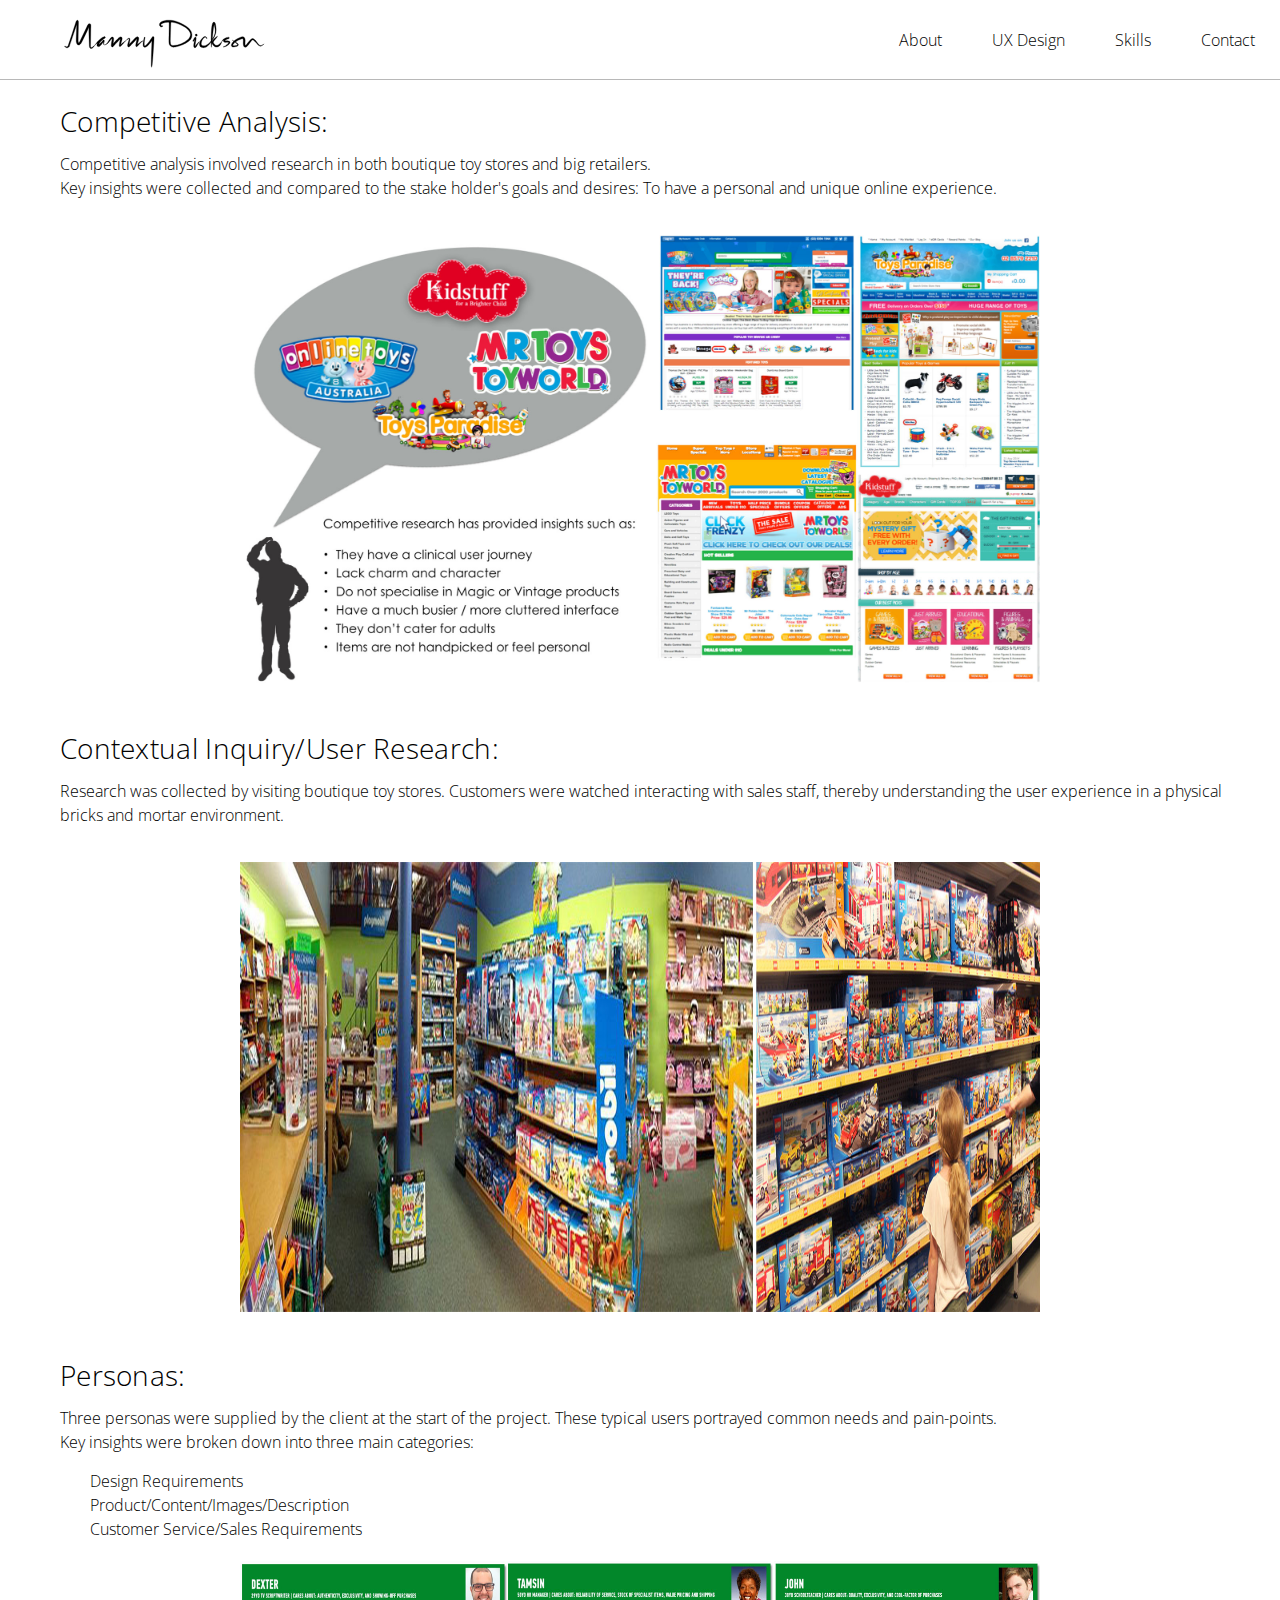
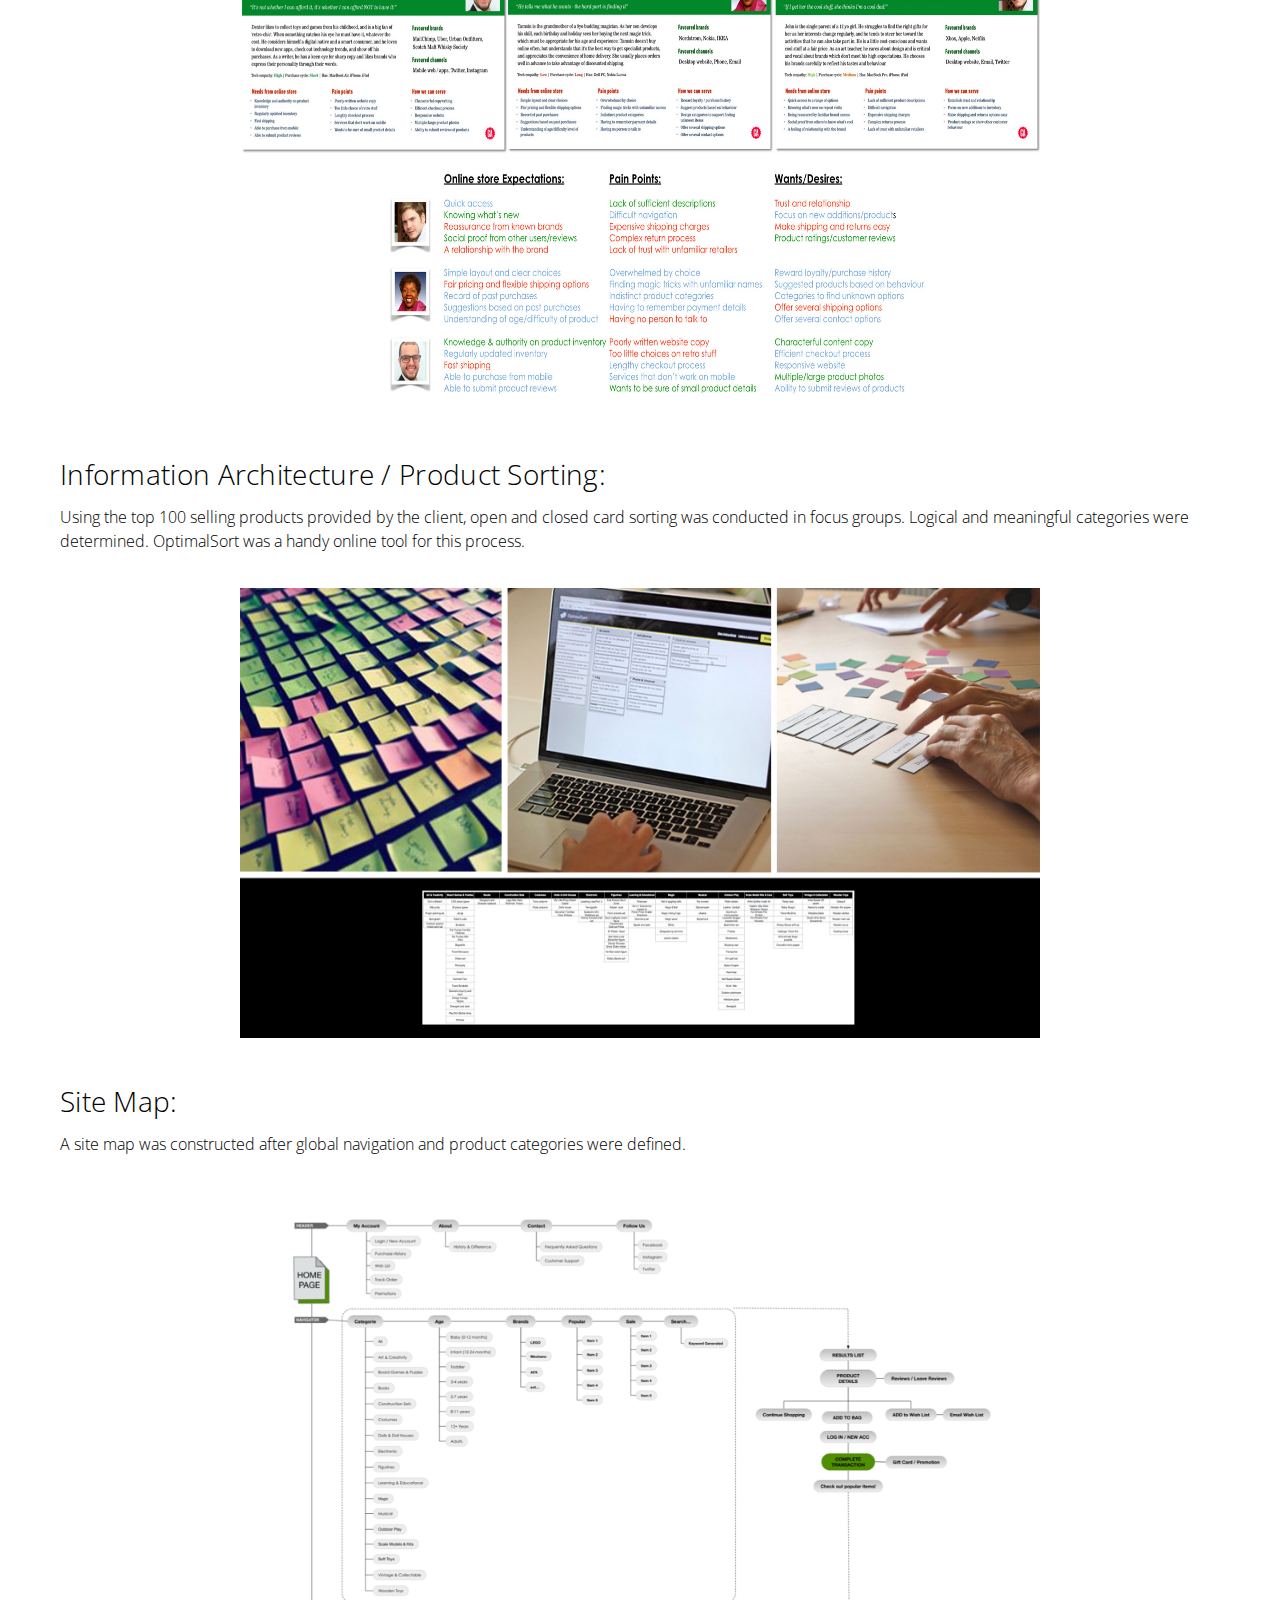
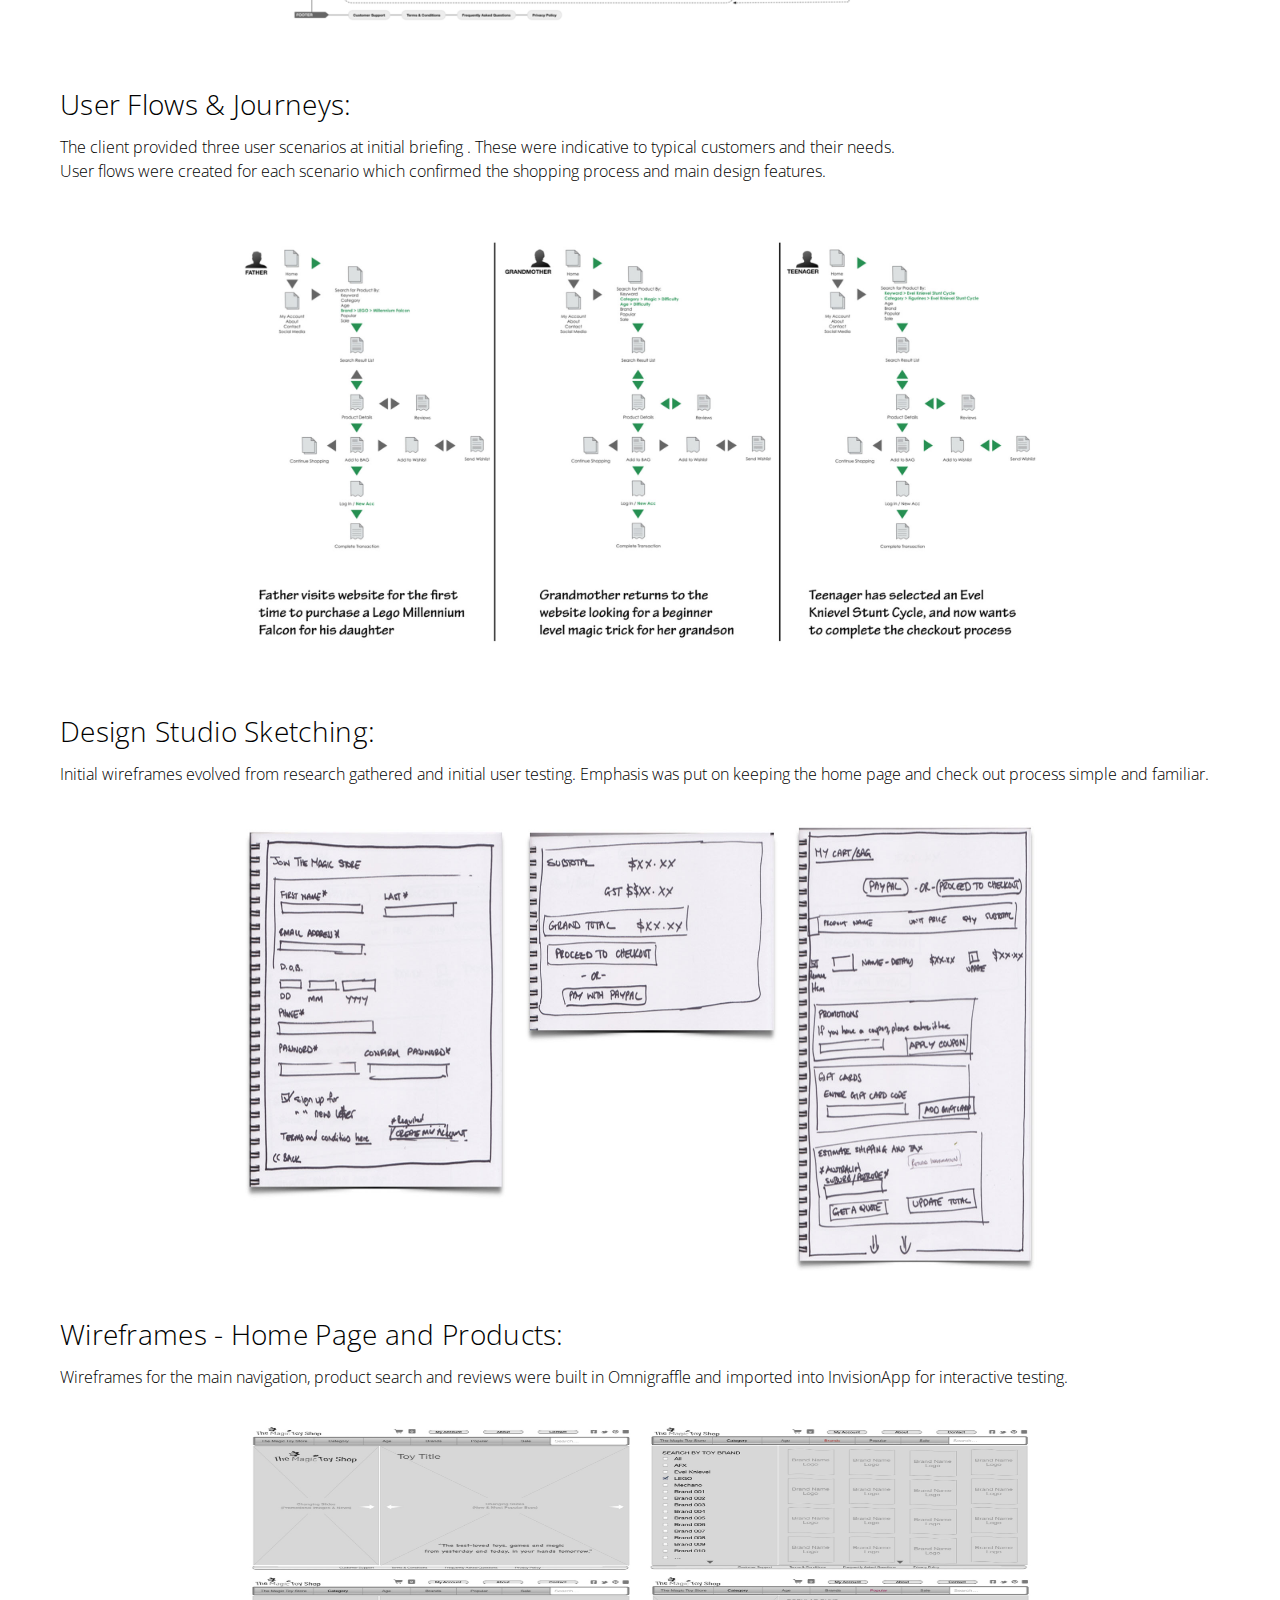
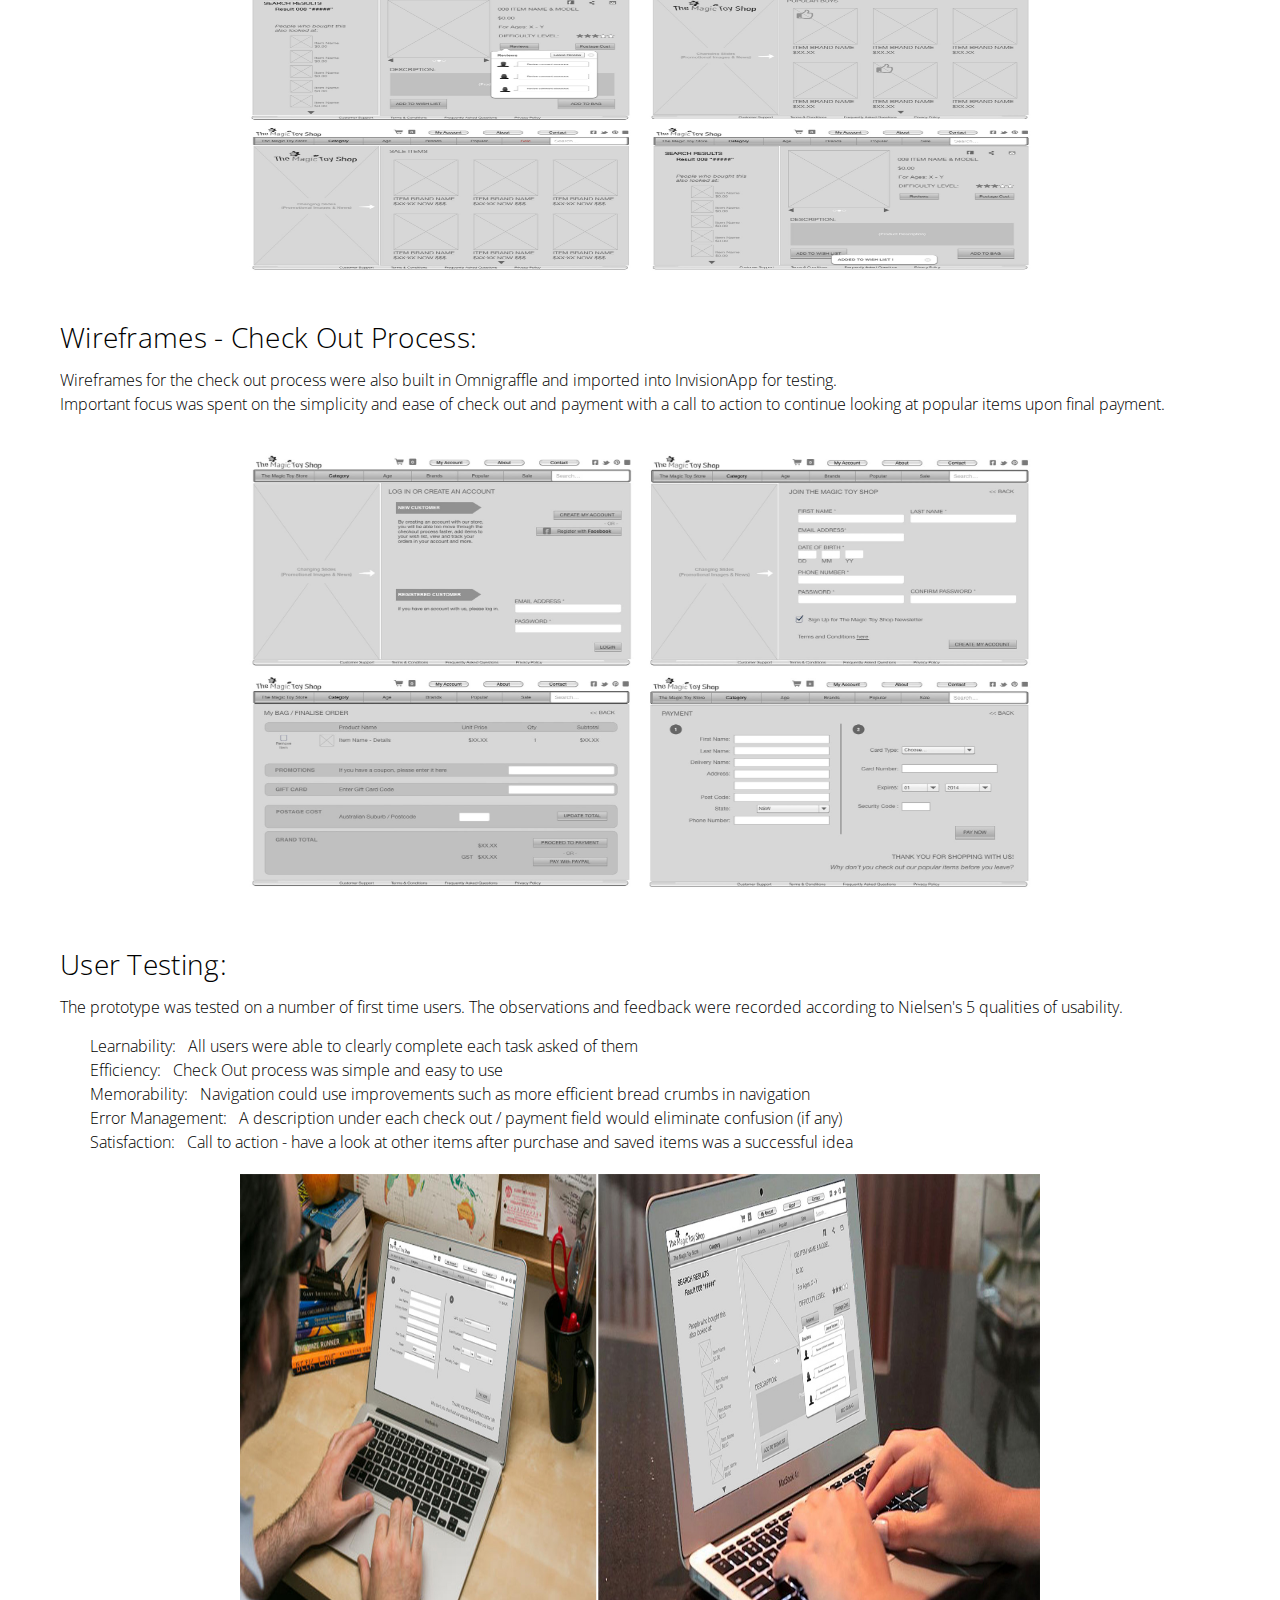
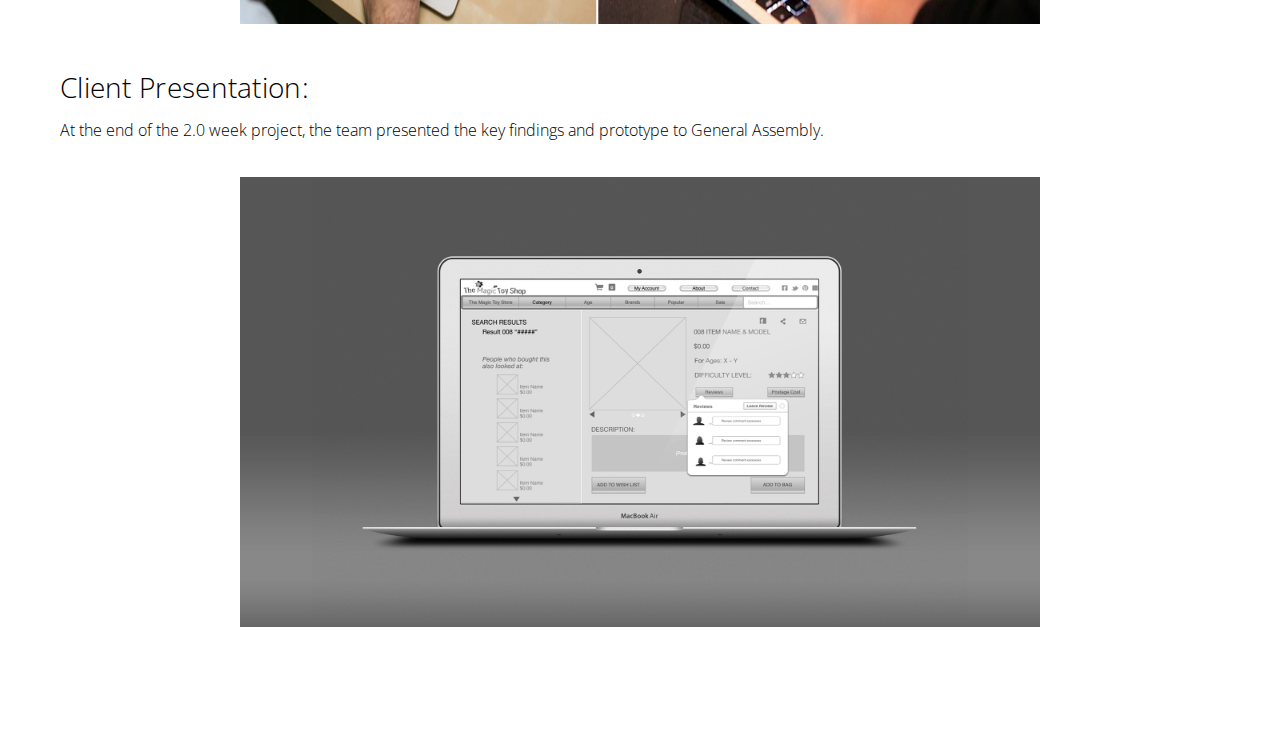
<file: magic-toy-shop.html>
<!DOCTYPE html>
<html>
  <head>
    <title>Manny Dickson</title>
    <link rel="stylesheet" type="text/css" href="other/slick/slick.css"/>
    <link rel="stylesheet" href="css/style.css"/>
  </head>
  <body>
    <nav data-scrolled="argh" class="non-static scrolled normal">
      <div class="logo"><a href="index.html">
          <div>
            <?xml version="1.0" encoding="utf-8"?>
            <!-- Generator: Adobe Illustrator 14.0.0, SVG Export Plug-In . SVG Version: 6.00 Build 43363)  -->
            <!DOCTYPE svg PUBLIC "-//W3C//DTD SVG 1.1//EN" "http://www.w3.org/Graphics/SVG/1.1/DTD/svg11.dtd">
            <svg version="1.1" id="Layer_1" xmlns="http://www.w3.org/2000/svg" xmlns:xlink="http://www.w3.org/1999/xlink" x="0px" y="0px"
            	 width="850px" height="300px" viewBox="0 0 850 300" enable-background="new 0 0 850 300" xml:space="preserve">
            <g>
            	<path d="M796.303,165.103c-0.353,0.272-0.907,0.635-1.647,1.073c-1.48,0.896-3.739,1.995-6.687,3.315
            		c-0.737,0.32-1.536,0.711-2.277,0.974c-0.769,0.26-1.582,0.427-2.402,0.401c-1.641-0.034-3.283-0.882-4.827-2.279
            		c-3.101-2.813-5.852-7.148-9.368-11.509c-1.731-2.19-3.669-4.494-5.796-6.703c-1.095-1.125-2.274-2.247-3.693-3.296
            		c-1.414-1.014-3.153-2.073-5.519-2.318c-1.164-0.117-2.412,0.065-3.493,0.454c-1.085,0.39-2.008,0.945-2.818,1.533
            		c-1.608,1.189-2.846,2.507-4.015,3.829c-2.31,2.654-4.354,5.372-6.495,8.076c-2.102,2.692-4.31,5.476-6.512,8.015
            		c-1.078,1.214-2.248,2.371-3.323,3.115c-0.345,0.249-0.675,0.414-0.908,0.508c-0.01-0.015-0.016-0.021-0.025-0.038
            		c-0.095-0.171-0.21-0.402-0.311-0.691c-0.209-0.571-0.386-1.284-0.515-2.044c-0.264-1.524-0.372-3.221-0.398-4.932
            		c-0.03-1.714,0.02-3.473,0.14-5.207l0.049-0.643l0.064-0.662c0.051-0.53,0.086-1.034,0.112-1.544
            		c0.052-1.016,0.066-2.031,0.035-3.06c-0.063-2.061-0.3-4.163-0.977-6.405c-0.353-1.12-0.825-2.288-1.607-3.462
            		c-0.769-1.159-1.939-2.357-3.47-3.083c-1.521-0.743-3.196-0.918-4.586-0.794c-1.362,0.089-2.805,0.585-3.454,0.8
            		c-1.803,0.564-3.59,1.174-5.354,1.834c-7.045,2.652-13.804,6.116-19.561,10.742c-1.173,0.952-2.282,1.944-3.354,2.972
            		c-1.541-0.879-2.829-1.59-3.808-2.145c-1.522-0.835-2.335-1.281-2.335-1.281s1.919,1.49,5.365,4.165
            		c-1.27,1.272-2.465,2.617-3.58,4.062c-0.61,0.751-1.054,1.421-1.522,2.1l-0.351,0.508l-0.093,0.132l-0.045,0.071l-0.091,0.142
            		l-0.18,0.283c-0.243,0.372-0.474,0.761-0.701,1.153c-0.454,0.783-0.883,1.6-1.253,2.493c-0.368,0.89-0.696,1.844-0.861,2.974
            		c-0.164,1.099-0.158,2.502,0.501,3.881c0.311,0.682,0.797,1.286,1.315,1.757c0.523,0.456,1.089,0.816,1.619,1.044
            		c1.078,0.486,2.066,0.669,2.989,0.775c0.926,0.097,1.793,0.099,2.625,0.055c3.328-0.188,6.203-0.891,9.013-1.652
            		c1.412-0.406,2.8-0.886,4.158-1.572c0.677-0.334,1.352-0.75,2-1.27c0.64-0.523,1.28-1.2,1.704-2.124
            		c0.438-0.915,0.513-2.06,0.263-2.951c-0.229-0.91-0.66-1.604-1.101-2.191c-0.898-1.161-1.921-1.971-2.9-2.65
            		c-2.487-1.681-4.788-3.088-6.867-4.323c0.499-0.396,0.999-0.79,1.518-1.164c5.229-3.841,11.438-6.821,18.028-9.17
            		c1.658-0.568,3.325-1.137,5.021-1.652c1.087-0.35,1.401-0.437,1.879-0.473c0.432-0.027,0.647,0.035,0.783,0.106
            		c0.134,0.075,0.33,0.205,0.584,0.571c0.249,0.357,0.505,0.903,0.709,1.54c0.417,1.286,0.621,2.885,0.719,4.509
            		c0.048,0.814,0.06,1.648,0.041,2.477c-0.01,0.412-0.028,0.831-0.054,1.22l-0.104,1.455c-0.109,1.947-0.146,3.878-0.085,5.841
            		c0.074,1.964,0.225,3.942,0.624,6.021c0.202,1.039,0.469,2.108,0.909,3.243c0.463,1.122,1.041,2.396,2.415,3.629
            		c0.685,0.603,1.64,1.138,2.663,1.366c1.019,0.235,2.03,0.18,2.832-0.006c1.622-0.387,2.723-1.078,3.661-1.743
            		c1.857-1.36,3.171-2.831,4.427-4.3c2.382-2.918,4.434-5.743,6.501-8.579c2.034-2.82,3.966-5.636,5.928-8.102
            		c0.98-1.219,1.979-2.353,2.951-3.158c0.485-0.397,0.953-0.698,1.373-0.881c0.423-0.177,0.789-0.261,1.209-0.251
            		c0.829-0.002,1.961,0.477,3.072,1.186c1.119,0.707,2.223,1.603,3.275,2.549c2.164,1.948,4.099,3.933,5.957,5.96
            		c1.846,2.015,3.568,4.025,5.313,5.903c1.736,1.878,3.463,3.67,5.414,5.123c0.977,0.72,2.024,1.349,3.158,1.769
            		c1.126,0.429,2.344,0.6,3.468,0.496c1.129-0.097,2.141-0.438,3.022-0.852c0.901-0.438,1.576-0.91,2.277-1.322
            		c2.782-1.669,4.891-3.182,6.237-4.287c0.681-0.548,1.169-1.012,1.476-1.343c0.313-0.326,0.437-0.526,0.437-0.526
            		S796.662,164.837,796.303,165.103 M694.297,164.089c0.81,0.678,1.549,1.429,2.04,2.221c0.242,0.389,0.404,0.783,0.431,1.079
            		c0.036,0.306-0.021,0.471-0.156,0.685c-0.258,0.438-1.127,1.043-2.17,1.46c-1.044,0.437-2.26,0.77-3.531,1.034
            		c-2.573,0.504-5.406,0.904-8.056,0.826c-1.297-0.032-2.633-0.269-3.292-0.647c-0.329-0.195-0.365-0.305-0.35-0.358
            		c-0.006-0.051-0.046-0.296,0.064-0.752c0.095-0.438,0.312-1.001,0.604-1.576c0.281-0.576,0.634-1.182,1.031-1.785
            		c0.199-0.302,0.4-0.605,0.623-0.908l0.162-0.228l0.082-0.114l0.04-0.057c-0.083,0.118,0.004-0.003-0.002,0.009l0.382-0.485
            		c0.51-0.648,1.03-1.328,1.515-1.834c1.176-1.322,2.51-2.628,3.938-3.872C689.667,160.353,691.914,162.119,694.297,164.089
            		 M726.249,170.382c0,0-0.001,0-0.002,0.001C726.203,170.393,726.212,170.386,726.249,170.382"/>
            	<path d="M667.945,155.99c-1.045-1.257-2.204-1.712-3.168-2.056c-0.985-0.322-1.896-0.491-2.776-0.592
            		c-0.879-0.104-1.731-0.146-2.541-0.167l-2.289-0.066c-1.515-0.049-3.028-0.106-4.461-0.205c-3.118-0.176-2.722-1.755-0.579-3.055
            		c0.973-0.677,2.154-1.313,3.415-1.852c1.262-0.54,2.598-1.024,3.961-1.453c1.35-0.414,2.801-0.83,4.104-1.117v-0.001l1.452-1.059
            		c0.892-0.652,1.356-1.795,1.09-2.938c-0.355-1.528-1.884-2.478-3.412-2.122c-0.087,0.02-0.175,0.038-0.263,0.058l-0.002-0.02
            		h-0.005c-1.697,0.309-3.211,0.656-4.792,1.119c-0.985,0.285-1.966,0.617-2.945,0.978l-0.27,0.091
            		c-0.679,0.208-1.335,0.515-1.999,0.769c-0.665,0.253-1.319,0.537-1.961,0.854c-0.644,0.309-1.293,0.59-1.913,0.949
            		c-0.624,0.354-1.248,0.653-1.864,1.052c-0.602,0.388-1.254,0.759-1.8,1.159c-3.19,2.139-5.657,5.444-6.678,8.916
            		c2.476-3.863,5.387-5.353,6.161-5.685c-0.014,0.034-0.029,0.063-0.043,0.098c-0.436,1.203-0.547,2.62-0.3,3.858
            		c0.056,0.312,0.134,0.608,0.221,0.9c0.041,0.148,0.095,0.282,0.143,0.423l0.076,0.208l0.103,0.246l0.03,0.065l0.154,0.315
            		c0.127,0.238,0.269,0.473,0.421,0.695c0.299,0.396,0.619,0.749,0.995,1.033c0.377,0.314,0.729,0.485,1.096,0.678
            		c0.316,0.13,0.691,0.29,0.96,0.354c0.601,0.176,1.104,0.256,1.579,0.318c0.955,0.126,1.772,0.151,2.596,0.18
            		c1.622,0.029,3.167-0.012,4.712-0.048l2.299-0.063c0.719-0.021,1.396-0.021,2.041,0.018c2.173,0,2.361,1.156,1.887,1.766
            		c-0.614,1.062-1.52,2.174-2.471,3.246c-0.952,1.068-2.02,2.141-3.062,3.171c-2.102,2.048-4.371,3.878-6.901,5.428
            		c-2.524,1.559-5.281,2.821-8.173,3.951c1.546-0.069,3.107-0.212,4.646-0.521c5.406-0.757,10.413-3.944,12.97-5.857
            		c1.284-0.954,2.491-1.931,3.691-3.035c1.189-1.105,2.346-2.278,3.388-3.793c0.51-0.775,1.022-1.616,1.34-2.815
            		c0.154-0.594,0.241-1.316,0.126-2.114C668.824,157.458,668.453,156.605,667.945,155.99"/>
            	<path d="M635.319,158.848c-0.43,0.549-0.906,1.06-1.36,1.581c-0.437,0.533-0.907,1.033-1.367,1.536
            		c-0.445,0.515-0.955,0.968-1.406,1.461c-0.453,0.495-0.96,0.927-1.43,1.388c-0.999,0.859-1.961,1.721-2.996,2.426
            		c-0.503,0.377-1.039,0.679-1.558,0.992c-0.271,0.136-0.525,0.289-0.784,0.437l-0.789,0.386c-1.056,0.48-2.13,0.796-3.177,0.956
            		c-0.522,0.087-1.04,0.14-1.554,0.137c-0.512,0.033-1.019-0.006-1.52-0.059c-0.503-0.042-1-0.135-1.481-0.257
            		c-0.245-0.049-0.479-0.116-0.708-0.187l-0.318-0.111l-0.139-0.051c-0.007-0.001-0.018-0.005-0.027-0.009
            		c-1.39-1.091-2.731-2.217-3.955-3.398c-0.646-0.629-1.266-1.271-1.819-1.928c-0.572-0.651-1.054-1.322-1.477-1.987
            		c-0.835-1.354-1.218-2.601-1.098-3.804c0.117-1.216,0.812-2.633,1.835-4.072c0.506-0.72,1.079-1.445,1.682-2.179l1.856-2.226
            		l3.651-4.517c1.243-1.517,2.425-3.099,3.6-4.724c1.159-1.631,2.264-3.285,3.218-5.076c-0.888,0.514-1.735,1.064-2.566,1.63
            		c-0.838,0.555-1.651,1.128-2.452,1.71c-0.794,0.594-1.59,1.161-2.357,1.792c-0.777,0.615-1.553,1.234-2.3,1.882
            		c-0.753,0.646-1.513,1.261-2.25,1.956l-2.232,2.042c-0.742,0.685-1.358,1.424-2.058,2.172c-0.68,0.754-1.363,1.537-2.027,2.393
            		c-0.663,0.855-1.312,1.787-1.871,2.856c-0.316,0.604-0.594,1.265-0.817,1.963c0.124-1.088,0.253-2.206,0.385-3.364
            		c0.03-0.278,0.062-0.566,0.091-0.85c0.729-1.107,1.47-2.218,2.226-3.33c2.288-3.382,4.499-6.913,6.401-10.651
            		c1.88-3.746,3.449-7.702,4.508-11.813c1.101-4.103,1.649-8.347,1.831-12.582c0.037-1.06,0.054-2.119,0.034-3.177
            		c0.006-1.119-0.094-2.179-0.164-3.208c-0.162-2.074-0.368-4.129-0.609-6.181c-0.242-2.053-0.524-4.098-0.884-6.148
            		c-0.374-2.058-0.772-4.088-1.511-6.256c-0.191-0.547-0.407-1.104-0.713-1.711c-0.154-0.304-0.331-0.62-0.566-0.964
            		c-0.231-0.363-0.573-0.66-0.935-1.26c-0.207-0.289-0.445-0.647-0.885-0.958c-0.414-0.311-1.032-0.549-1.696-0.559
            		c-1.36-0.021-2.434,0.607-2.985,1.057c-0.595,0.482-0.923,0.908-1.199,1.286c-0.273,0.381-0.465,0.717-0.636,1.039
            		c-0.659,1.272-0.997,2.328-1.326,3.384c-0.315,1.048-0.57,2.06-0.799,3.06c-0.905,4.002-1.444,7.78-1.907,11.603
            		c-0.466,3.655-0.785,7.421-1.027,10.998c-0.522,7.144-0.672,13.872-0.874,20.075c-0.156,6.205-0.219,11.886-0.25,16.92
            		c0,0.231,0,0.452,0,0.681l-0.16,0.23c-0.269,0.371-0.567,0.797-0.868,1.174c-0.62,0.77-1.238,1.535-1.854,2.301
            		c-0.602,0.775-1.281,1.478-1.912,2.215l-0.977,1.075l-1.026,1.016c-1.341,1.372-2.758,2.633-4.208,3.796
            		c-2.89,2.335-5.984,4.199-9.054,5.438c-1.548,0.581-3.084,0.992-4.584,1.228c-0.375,0.063-0.75,0.109-1.124,0.128
            		c-0.384,0.04-0.729,0.044-1.062,0.046l-0.254,0.006l-0.329-0.006l-0.671-0.01c-0.048,0,0.106-0.004,0.007-0.005l-0.071-0.004
            		l-0.145-0.009l-0.287-0.019c-0.192-0.008-0.378-0.032-0.564-0.048c-1.49-0.142-2.853-0.431-3.927-0.874
            		c-1.073-0.463-1.823-1.029-2.378-1.751c-1.132-1.409-1.521-4.012-1.332-6.672c0.178-2.674,0.881-5.384,1.771-7.835
            		c0.465-1.228,0.943-2.384,1.567-3.413c0.356-0.541,0.709-1.074,1.056-1.599c0.36-0.512,0.714-1.016,1.063-1.513
            		c1.419-1.959,2.841-3.7,4.283-5.089c1.431-1.399,2.907-2.444,4.267-2.853c1.355-0.429,2.541-0.139,3.463,0.553
            		c0.922,0.685,1.533,1.617,1.934,2.391c0.395,0.787,0.593,1.458,0.694,1.883c0.022,0.103,0.044,0.194,0.062,0.272
            		c0.015,0.09,0.018,0.172,0.071,0.231c0.103,0.12,0.271,0.173,0.259,0.174l0.818-0.054c-0.012,0,0.149-0.075,0.234-0.208
            		c0.075-0.123,0.021-0.323,0.009-0.623c-0.055-0.56-0.174-1.35-0.512-2.356c-0.359-0.988-0.902-2.227-2.089-3.416
            		c-0.592-0.586-1.384-1.135-2.357-1.462c-0.97-0.333-2.093-0.408-3.179-0.234c-1.089,0.171-2.148,0.551-3.164,1.057
            		c-0.983,0.535-1.979,1.146-2.889,1.885c-1.859,1.452-3.59,3.241-5.251,5.256c-0.821,1.013-1.646,2.072-2.45,3.188
            		c-0.909,1.161-1.752,2.426-2.5,3.744c-1.503,2.651-2.798,5.598-3.57,9.048c-0.387,1.729-0.582,3.599-0.429,5.638
            		c0.19,2.011,0.768,4.284,2.182,6.276c0.691,0.99,1.55,1.899,2.517,2.627c0.971,0.726,2.023,1.29,3.083,1.714
            		c2.127,0.852,4.269,1.136,6.313,1.183c0.255,0.003,0.514,0.012,0.766,0.005l0.841-0.016l0.67-0.04l0.343-0.025l0.418-0.044
            		c0.563-0.056,1.116-0.125,1.628-0.226c0.524-0.082,1.043-0.195,1.557-0.33c2.064-0.5,4.029-1.309,5.852-2.31
            		c3.642-2.016,6.718-4.752,9.465-7.704c0.717-0.716,1.324-1.523,1.995-2.278c0.68-0.749,1.277-1.562,1.904-2.353l0.933-1.194
            		l0.881-1.233c0.588-0.82,1.225-1.61,1.773-2.461c0.169-0.251,0.339-0.504,0.509-0.756c0.013,2.825,0.05,5.369,0.149,7.652
            		c0.136,3.642,0.327,6.479,0.433,8.42c0.15,1.937,0.23,2.97,0.23,2.97c0.016,0.198,0.174,0.362,0.378,0.378
            		c0.228,0.017,0.425-0.152,0.442-0.378c0,0,0.085-1.031,0.245-2.963c0.154-1.931,0.358-4.769,0.702-8.348
            		c0.118-1.585,0.28-3.334,0.478-5.222c0.053,0.443,0.122,0.882,0.226,1.304c0.312,1.266,0.806,2.422,1.386,3.441
            		c1.162,2.048,2.575,3.73,4.047,5.25c1.475,1.52,3.017,2.895,4.587,4.204c0.067,0.056,0.15,0.118,0.227,0.167l0.048,0.031
            		l0.413,0.265l0.329,0.186c0.216,0.121,0.421,0.22,0.633,0.322c0.418,0.195,0.837,0.373,1.263,0.521
            		c0.854,0.282,1.727,0.485,2.61,0.604c0.887,0.087,1.779,0.127,2.66,0.06c0.882-0.073,1.748-0.232,2.588-0.446
            		c1.677-0.464,3.215-1.204,4.601-2.074c0.691-0.439,1.348-0.907,1.963-1.417c0.592-0.529,1.188-1.049,1.713-1.62
            		c0.551-0.55,1.042-1.137,1.531-1.72c0.486-0.582,0.903-1.215,1.334-1.826c0.393-0.634,0.82-1.243,1.174-1.89
            		c0.368-0.638,0.717-1.286,1.021-1.949c0.312-0.661,0.637-1.309,0.902-1.983c0.261-0.678,0.541-1.341,0.765-2.026
            		c0.481-1.356,0.857-2.746,1.173-4.145c-0.47,0.548-0.93,1.096-1.365,1.65C636.237,157.782,635.746,158.299,635.319,158.848
            		 M607.562,89.172c0.055,0.056,0.137,0.165,0.221,0.296c0.129,0.2,0.265,0.46,0.397,0.735c-0.182-0.074-0.335-0.174-0.434-0.287
            		c-0.21-0.217-0.242-0.435-0.255-0.572C607.518,89.054,607.502,89.135,607.562,89.172 M603.379,135.78
            		c0.581-6.154,1.258-12.817,2.048-19.802c0.417-3.486,0.863-6.968,1.414-10.693c0.536-3.556,1.209-7.301,2.05-10.84
            		c0.119-0.486,0.246-0.965,0.377-1.435c0.29,0.891,0.557,1.821,0.809,2.75c0.505,1.883,0.949,3.821,1.357,5.778
            		c0.408,1.959,0.775,3.944,1.104,5.931c0.152,1.004,0.339,1.977,0.395,2.91c0.09,0.991,0.146,1.984,0.183,2.981
            		c0.144,3.983-0.184,8.004-1.021,11.929c-0.85,3.922-2.19,7.748-3.965,11.365c-1.641,3.441-3.695,6.664-5.826,9.831
            		c0.066-0.616,0.132-1.236,0.199-1.867C602.779,141.811,603.072,138.86,603.379,135.78"/>
            	<path d="M382.288,137.729c-1.655-1.026-3.829-0.516-4.855,1.139l-0.002,0.002c-3.903,5.86-7.823,11.707-12.031,17.28
            		c-2.083,2.799-4.229,5.541-6.488,8.124c-1.128,1.291-2.29,2.534-3.485,3.697c-1.195,1.151-2.441,2.237-3.684,3.056
            		c-0.617,0.408-1.238,0.74-1.762,0.924c-0.532,0.188-0.881,0.188-0.978,0.172c-0.093,0.001-0.304-0.082-0.588-0.535
            		c-0.271-0.432-0.513-1.089-0.689-1.799c-0.352-1.444-0.493-3.11-0.532-4.784c-0.038-1.681,0.024-3.399,0.142-5.124
            		c0.24-3.452,0.693-6.93,1.251-10.396c0.279-1.733,0.588-3.465,0.921-5.193c0.124-0.673,0.265-1.343,0.393-2.016
            		c0.164-0.673,0.368-1.549,0.368-2.002c0-0.72-0.368-1.303-1.002-1.457c-0.013-0.014-0.022-0.027-0.036-0.042
            		c-0.025,0.007-0.042,0.016-0.066,0.024c-0.076-0.013-0.152-0.024-0.234-0.024c-0.774,0-1.434,1.243-1.693,2.077
            		c-0.025,0.053-0.065,0.104-0.084,0.159c-0.269,0.855-0.477,1.725-0.708,2.59c-0.448,1.733-0.872,3.474-1.267,5.223
            		c-0.79,3.5-1.48,7.033-1.96,10.641c-0.238,1.807-0.421,3.63-0.496,5.497c-0.067,1.869-0.054,3.771,0.299,5.809
            		c0.193,1.021,0.458,2.085,1.037,3.214c0.295,0.562,0.676,1.144,1.217,1.684c0.535,0.539,1.244,1.018,2.021,1.301
            		c1.593,0.585,3.101,0.358,4.248,0.028c1.172-0.347,2.139-0.838,3.031-1.358c1.776-1.052,3.264-2.254,4.688-3.49
            		c1.41-1.245,2.736-2.535,4.009-3.856c2.545-2.64,4.912-5.383,7.204-8.169c1.874-2.322,3.693-4.676,5.482-7.046
            		c-0.026,0.511-0.062,1.021-0.08,1.534c-0.213,4.646-0.406,9.292-0.561,13.94l-1.005,27.891c-0.185,4.646-0.292,9.299-0.422,13.948
            		l-0.19,6.976c-0.076,2.325-0.09,4.652-0.131,6.979l-0.212,13.959c-0.048,2.326-0.069,4.654,0.126,6.992
            		c0.091,1.169,0.226,2.34,0.42,3.515c0.189,1.174,0.415,2.35,0.784,3.532c0.486-1.14,0.832-2.286,1.14-3.434
            		c0.312-1.149,0.565-2.3,0.776-3.453c0.432-2.307,0.649-4.624,0.838-6.943l1.213-13.907c0.196-2.319,0.42-4.637,0.581-6.956
            		l0.523-6.958c0.346-4.64,0.713-9.277,1.003-13.919l1.845-27.848c0.321-4.64,0.602-9.282,0.864-13.926
            		c0.157-2.321,0.206-4.646,0.314-6.969c0.096-2.324,0.144-4.65,0.168-6.977l0.004-0.296
            		C383.965,139.567,383.373,138.403,382.288,137.729"/>
            	<path d="M274.105,154.992c-1.969,1.556-4.375,3.427-7.073,5.641c-2.484,2.011-5.271,4.269-8.238,6.76
            		c0.255-1.174,0.556-2.393,0.877-3.608c0.618-2.321,1.288-4.723,2.021-7.167c0.371-1.238,0.747-2.489,1.126-3.753
            		c0.352-1.208,0.762-2.666,1.049-4.099c0.277-1.47,0.567-2.95,0.462-4.912c-0.006-0.231-0.062-0.538-0.098-0.804l-0.069-0.415
            		l-0.134-0.489l-0.152-0.484c-0.058-0.166-0.164-0.379-0.255-0.563c-0.096-0.19-0.196-0.375-0.307-0.56
            		c-0.15-0.211-0.313-0.418-0.486-0.615c-0.307-0.389-0.828-0.762-1.321-1.055c-0.486-0.246-1.1-0.471-1.564-0.527
            		c-0.243-0.036-0.488-0.061-0.733-0.075c-0.239-0.011-0.411,0.009-0.621,0.021c-0.431,0.025-0.757,0.095-1.072,0.172
            		c-1.256,0.321-2.077,0.775-2.86,1.216c-0.776,0.447-1.426,0.916-2.073,1.392c-1.265,0.957-2.395,1.962-3.483,2.989
            		c-1.082,1.019-2.139,2.098-3.125,3.141c-0.973,1.029-1.949,2.062-2.927,3.096c-1.946,2.077-3.901,4.162-5.855,6.248
            		c-1.935,2.106-3.87,4.215-5.798,6.314c-0.17,0.188-0.338,0.372-0.508,0.56c0.182-1.861,0.389-3.726,0.61-5.57
            		c0.172-1.313,0.342-2.617,0.51-3.907c0.09-0.667,0.18-1.331,0.269-1.99c0.071-0.666,0.159-1.251,0.216-1.975
            		c0.12-1.438,0.22-2.789,0.147-4.281c-0.01-0.364-0.023-0.73-0.082-1.138c-0.063-0.413-0.064-0.752-0.187-1.219l-0.162-0.66
            		c-0.031-0.113-0.052-0.212-0.094-0.333l-0.156-0.387c-0.109-0.257-0.224-0.509-0.345-0.756c-0.182-0.293-0.401-0.591-0.626-0.864
            		c-0.182-0.263-0.577-0.562-0.929-0.801c-0.353-0.26-0.755-0.42-1.188-0.532c-0.213-0.059-0.428-0.106-0.641-0.142
            		c-0.187-0.014-0.367-0.013-0.552-0.011c-0.358,0.01-0.768,0.033-1.011,0.114c-0.278,0.071-0.558,0.151-0.824,0.241l-0.639,0.296
            		c-0.45,0.203-0.722,0.424-1.083,0.642c-1.262,0.884-2.168,1.796-3.019,2.725c-1.677,1.853-3.046,3.705-4.309,5.516
            		c-1.253,1.795-2.401,3.622-3.375,5.292c-0.248,0.422-0.493,0.838-0.735,1.249c-0.251,0.385-0.497,0.764-0.741,1.138
            		c-0.494,0.745-0.942,1.494-1.459,2.168c-1.974,2.768-3.904,5.032-5.744,6.615c-1.836,1.581-3.53,2.525-4.79,2.892
            		c-1.025,0.309-1.695,0.272-1.914,0.248c0.013-0.004,0.026-0.007,0.039-0.011c-0.48,0.017-0.941-0.053-1.323-0.244
            		c-0.384-0.189-0.657-0.507-0.835-0.874c-0.355-0.742-0.392-1.641-0.385-2.512c0.055-1.769,0.486-3.56,0.956-5.289l0.191-0.63
            		l0.186-0.784c0.113-0.443,0.213-0.951,0.308-1.429c0.091-0.483,0.174-0.974,0.243-1.48c0.061-0.515,0.121-1.026,0.114-1.633
            		c-0.002-0.299-0.014-0.619-0.102-1.033l-0.079-0.317c-0.042-0.128-0.106-0.279-0.167-0.413c-0.044-0.116-0.167-0.317-0.313-0.499
            		c-0.075-0.091-0.136-0.169-0.233-0.261c-0.117-0.104-0.246-0.2-0.382-0.285c-0.256-0.174-0.592-0.283-0.934-0.333
            		c-0.342-0.047-0.57-0.008-0.855,0.039c-0.221,0.052-0.383,0.114-0.57,0.191c-0.149,0.069-0.257,0.133-0.385,0.207
            		c-0.425,0.268-0.696,0.516-0.929,0.741c-0.469,0.457-0.807,0.876-1.142,1.303c-0.333,0.436-0.617,0.828-0.924,1.319l0.196-0.3
            		c-1.854,2.07-3.716,4.123-5.6,6.12c-1.892,1.984-3.804,3.937-5.776,5.659c-0.652,0.574-1.316,1.127-1.968,1.612
            		c0.03-0.137,0.062-0.277,0.097-0.432c0.163-0.565,0.291-1.136,0.509-1.69c0.362-1.123,0.899-2.202,1.446-3.276
            		c0.586-1.062,1.216-2.114,1.958-3.115c0.725-1.01,1.531-1.979,2.38-2.925c0.835-0.956,1.757-1.857,2.695-2.744
            		c1.906-1.747,3.946-3.406,6.111-4.917c1.083-0.754,2.189-1.483,3.308-2.184c1.101-0.684,2.317-1.384,3.351-1.916l0.37-0.19
            		c1.543-0.8,2.249-2.659,1.58-4.299c-0.709-1.739-2.692-2.573-4.431-1.865c-0.12,0.049-0.241,0.097-0.362,0.146l-0.001-0.004
            		c-0.024,0.011-0.045,0.021-0.069,0.032c-0.833,0.333-1.675,0.661-2.466,1.044c-0.91,0.473-1.871,0.886-2.727,1.415
            		c-0.874,0.509-1.765,1-2.58,1.573c-0.831,0.554-1.669,1.098-2.454,1.695c-0.798,0.584-1.601,1.16-2.35,1.792
            		c-0.762,0.618-1.528,1.229-2.254,1.878c-0.736,0.638-1.478,1.27-2.174,1.946c-0.705,0.666-1.42,1.32-2.099,2.006
            		c-0.686,0.681-1.373,1.359-2.029,2.065c-0.658,0.704-1.333,1.389-1.97,2.109c-1.283,1.432-2.544,2.876-3.751,4.364
            		c-1.222,1.475-2.375,3.006-3.519,4.534c-1.151,1.523-2.228,3.108-3.281,4.701l4.35-3.703c1.432-1.241,2.908-2.432,4.351-3.643
            		c0.043-0.035,0.085-0.069,0.127-0.104c-0.16,0.436-0.312,0.875-0.445,1.323c-0.263,0.763-0.432,1.562-0.622,2.351
            		c-0.165,0.789-0.321,1.766-0.403,2.517l-0.075,1.047l-0.019,0.262l-0.009,0.131l-0.015,0.233l-0.002,0.085l-0.001,0.145
            		c0.003,0.344,0.032,0.65,0.073,0.976c0.098,0.647,0.257,1.354,0.69,2.183c0.409,0.807,1.277,1.799,2.435,2.277
            		c1.139,0.476,2.151,0.443,2.928,0.333c0.363-0.065,0.693-0.151,1.017-0.246l0.822-0.316c0.968-0.447,1.715-0.956,2.393-1.459
            		c1.347-1.014,2.434-2.068,3.488-3.139c1.054-1.068,1.993-2.181,2.935-3.288c0.928-1.112,1.826-2.233,2.685-3.379
            		c1.626-2.14,3.153-4.329,4.642-6.536c-0.005,0.193-0.01,0.386-0.021,0.593l-0.015,0.353l-0.008,0.176l-0.004,0.088l-0.002,0.044
            		l-0.001,0.012c-0.017,0.098,0.024-0.128,0.019-0.102l-0.001,0.007l-0.004,0.028l-0.077,0.748c-0.166,1.953-0.147,3.919,0.211,5.887
            		c0.2,0.974,0.49,1.991,1.193,2.815c0.346,0.403,0.825,0.721,1.335,0.819c0.482,0.103,0.956,0.017,1.378-0.114
            		c0.071,0.026,0.219,0.075,0.461,0.116c0.347,0.071,0.876,0.11,1.566,0.05c1.368-0.141,3.383-0.732,5.587-2.109
            		c2.214-1.351,4.658-3.369,7.083-6c0.636-0.633,1.22-1.358,1.854-2.081c0.313-0.365,0.631-0.735,0.954-1.11
            		c0.295-0.374,0.595-0.753,0.898-1.138c1.219-1.563,2.401-3.123,3.791-4.705c1.364-1.574,2.846-3.172,4.438-4.589
            		c0.69-0.604,1.409-1.197,2.077-1.614c0.001,0.079,0.004,0.158,0.01,0.227c0.022,0.213,0.011,0.476-0.002,0.742
            		c-0.017,1.03-0.184,2.224-0.357,3.346c-0.469,2.522-0.948,5.102-1.436,7.724c-0.486,2.674-0.909,5.41-1.237,8.264
            		c-0.159,1.434-0.295,2.885-0.329,4.486c-0.002,0.41,0.003,0.829,0.029,1.283c0.037,0.48,0.06,0.931,0.218,1.631
            		c0.085,0.345,0.18,0.766,0.536,1.434c0.12,0.206,0.234,0.384,0.395,0.592c0.112,0.137,0.233,0.27,0.361,0.394
            		c0.146,0.137,0.219,0.215,0.453,0.382c0.417,0.289,0.852,0.518,1.478,0.653c0.3,0.065,0.586,0.091,0.866,0.085
            		c0.27-0.003,0.603-0.043,0.802-0.093c0.998-0.247,1.442-0.623,1.829-0.937c0.097-0.084,0.18-0.165,0.266-0.253
            		c0.134-0.138,0.265-0.299,0.215-0.237l0.084-0.096l0.336-0.379c0.901-1.013,1.804-2.029,2.711-3.05
            		c0.968-1.034,1.938-2.071,2.911-3.11c1.938-2.08,3.884-4.17,5.83-6.259c1.938-2.1,3.876-4.201,5.807-6.293
            		c0.961-1.05,1.92-2.098,2.876-3.142c0.937-1.038,1.836-1.998,2.78-2.931c0.934-0.929,1.891-1.799,2.825-2.558
            		c0.176-0.14,0.351-0.275,0.525-0.408c-0.036,0.42-0.083,0.852-0.149,1.283c-0.175,1.207-0.422,2.327-0.734,3.665
            		c-0.298,1.28-0.593,2.547-0.885,3.801c-0.564,2.548-1.115,5.044-1.544,7.522c-0.418,2.498-0.841,4.869-0.913,7.508
            		c0.008,0.698-0.037,1.32,0.236,2.456c0.133,0.355,0.16,0.684,0.734,1.373c0.261,0.303,0.804,0.715,1.464,0.842
            		c0.633,0.13,1.241-0.009,1.568-0.155c0.373-0.157,0.595-0.319,0.805-0.495c0.036-0.028,0.156-0.14,0.191-0.177
            		c-0.099,0.094-0.007,0.005-0.019,0.017l0.073-0.076l0.292-0.302c0.776-0.803,1.538-1.591,2.284-2.361
            		c3-3.068,5.693-5.943,8.08-8.49c2.404-2.53,4.445-4.794,6.139-6.645c1.702-1.843,2.992-3.341,3.892-4.34
            		c0.886-1.014,1.358-1.555,1.358-1.555s-0.574,0.433-1.65,1.242C277.653,152.25,276.066,153.427,274.105,154.992 M175.017,168.198
            		c0.022-0.007,0.06-0.015,0.111-0.02c-0.036,0.009-0.072,0.016-0.106,0.03C175.008,168.199,174.997,168.199,175.017,168.198
            		 M193.761,153.013c0.003,0.007,0.008,0.014,0.015,0.021c0.017,0.023,0.04,0.091,0.063,0.172c-0.031-0.054-0.054-0.099-0.054-0.099
            		C193.771,153.08,193.761,153.034,193.761,153.013 M227.73,144.348c0.046-0.026-0.055,0.035-0.11,0.028
            		c-0.013,0-0.025-0.004-0.036-0.006c0.031-0.012,0.063-0.021,0.094-0.035C227.702,144.346,227.716,144.354,227.73,144.348
            		 M230.618,170.798c0.008,0.033,0.015,0.066,0.012,0.045C230.628,170.848,230.624,170.829,230.618,170.798 M257.479,144.216
            		c-0.009-0.028-0.016-0.054-0.019-0.062h0.01L257.479,144.216z M255.053,170.52c-0.038,0.035,0.028-0.03-0.096,0.087l0.113-0.106
            		c0.024-0.021,0.055-0.041,0.081-0.062l-0.017,0.015L255.053,170.52z"/>
            	<path d="M550.679,158.572c-0.371,0.342-0.725,0.699-1.082,1.054c-0.727,0.709-1.42,1.433-2.104,2.16
            		c-0.665,0.742-1.368,1.463-2.006,2.227c-1.305,1.509-2.579,3.045-3.797,4.616c-1.156,1.474-2.261,2.97-3.354,4.504
            		c-0.105,0.098-0.244,0.215-0.394,0.329c-0.115-0.803-0.105-1.816-0.059-2.836c0.047-1.039,0.161-2.116,0.299-3.197
            		c0.294-2.162,0.646-4.364,1.087-6.561c0.421-2.183,0.896-4.486,1.303-6.747c0.403-2.278,0.771-4.564,1.048-6.919
            		c0.127-1.188,0.236-2.369,0.236-3.698c-0.003-0.337-0.015-0.686-0.055-1.084c-0.06-0.415-0.063-0.807-0.394-1.586
            		c-0.09-0.195-0.226-0.447-0.46-0.722c-0.245-0.286-0.652-0.623-1.186-0.796c-0.527-0.179-1.078-0.149-1.419-0.065
            		c-0.351,0.082-0.615,0.207-0.793,0.308c-0.724,0.435-0.938,0.748-1.222,1.052c-0.956,1.171-1.485,2.172-2.089,3.218
            		c-0.579,1.031-1.111,2.058-1.632,3.08l-1.561,3.021c-0.515,0.978-1.054,1.985-1.589,2.763l-0.044,0.062
            		c-0.472,0.691-0.354,1.642,0.298,2.194c0.696,0.591,1.74,0.505,2.332-0.192c0.868-1.024,1.498-1.989,2.152-2.972l1.849-2.925
            		l0.493-0.779c-0.298,1.679-0.632,3.368-0.989,5.062c-0.456,2.227-0.958,4.387-1.458,6.679c-0.465,2.282-0.912,4.582-1.188,6.953
            		c-0.139,1.187-0.255,2.385-0.299,3.629c-0.045,1.247-0.025,2.516,0.222,3.965c0.145,0.73,0.312,1.514,0.86,2.476
            		c0.283,0.474,0.687,1.019,1.356,1.465c0.657,0.456,1.539,0.679,2.253,0.656c1.438-0.068,2.244-0.594,2.93-1.024
            		c0.692-0.479,1.169-0.898,1.758-1.529l0.049-0.053c0.079-0.085,0.15-0.181,0.211-0.284l2.973-5.052l2.957-5.092l1.477-2.553
            		c0.478-0.866,0.955-1.727,1.459-2.559c0.514-0.831,0.954-1.721,1.48-2.57c0.528-0.845,1.026-1.716,1.519-2.593
            		c-0.789,0.621-1.571,1.248-2.322,1.902C551.4,157.875,551.047,158.231,550.679,158.572 M539.743,143.509
            		C539.815,143.45,539.854,143.431,539.743,143.509 M537.189,173.906C537.144,173.917,537.147,173.915,537.189,173.906"/>
            	<path d="M342.081,152.883c-1.032,0.451-2.576,1.154-4.408,2.215c-1.83,1.068-4.035,2.413-6.443,4.114
            		c-2.416,1.688-5.1,3.654-7.913,5.934c-0.595,0.477-1.203,0.97-1.815,1.468c0.196-0.853,0.41-1.719,0.639-2.59
            		c0.542-2.031,1.108-4.125,1.732-6.248c0.314-1.062,0.631-2.133,0.95-3.212c0.163-0.557,0.326-1.114,0.49-1.675
            		c0.156-0.566,0.314-1.069,0.47-1.693c0.318-1.249,0.603-2.451,0.807-3.788c0.171-1.364,0.374-2.723,0.025-4.733
            		c-0.147-0.567-0.259-1.092-0.655-1.812c-0.096-0.173-0.164-0.32-0.296-0.505c-0.136-0.187-0.283-0.371-0.437-0.547
            		c-0.28-0.348-0.706-0.683-1.151-0.965c-0.438-0.296-0.918-0.444-1.406-0.597c-0.459-0.116-0.873-0.147-1.315-0.172
            		c-0.358,0.009-0.713,0.038-1.066,0.083c-0.287,0.056-0.573,0.122-0.857,0.195c-2.004,0.635-3.13,1.474-4.273,2.289
            		c-2.21,1.652-4.003,3.405-5.764,5.204c-3.334,3.586-6.515,7.036-9.678,10.554c-1.57,1.749-3.128,3.482-4.667,5.197
            		c-1.434,1.628-2.946,3.467-4.233,5.066c0.173-1.811,0.455-3.622,0.73-5.378c0.295-1.873,0.626-3.69,0.962-5.435
            		c0.174-0.873,0.345-1.728,0.512-2.562c0.087-0.433,0.173-0.862,0.257-1.286c0.078-0.425,0.153-0.79,0.21-1.256
            		c0.127-0.905,0.211-1.768,0.217-2.649c0.005-0.877-0.062-1.795-0.386-2.768c-0.111-0.256-0.203-0.499-0.347-0.745
            		c-0.182-0.25-0.329-0.499-0.57-0.709c-0.46-0.431-1.081-0.727-1.611-0.777c-1.088-0.143-1.859,0.16-2.529,0.429
            		c-1.313,0.593-2.28,1.311-3.134,1.977c-1.697,1.335-2.825,2.564-3.612,3.377c-0.773,0.827-1.15,1.298-1.15,1.298
            		s0.497-0.337,1.428-0.969c0.93-0.622,2.333-1.504,4.141-2.453c0.902-0.459,1.945-0.93,3.014-1.17
            		c0.518-0.109,1.071-0.132,1.328-0.017c0.075,0.015,0.111,0.055,0.131,0.086c0.044,0.007,0.033,0.076,0.058,0.091
            		c0.023,0.023,0.023,0.113,0.054,0.148c0.019,0.071,0.027,0.179,0.053,0.259c0.236,1.998-1.12,5.16-2.228,8.608
            		c-1.129,3.457-2.325,7.191-3.155,11.449c-0.209,1.072-0.382,2.176-0.471,3.402c-0.044,0.612-0.063,1.265-0.012,2.015
            		c0.032,0.384,0.082,0.797,0.21,1.301c0.15,0.502,0.318,1.145,1.02,1.971c0.214,0.223,0.418,0.421,0.694,0.611
            		c0.298,0.191,0.616,0.367,0.955,0.475c0.702,0.235,1.399,0.229,1.907,0.14c1.042-0.197,1.569-0.558,2.003-0.834
            		c0.223-0.144,0.437-0.321,0.647-0.494l0.167-0.144l0.077-0.067l0.144-0.136l0.632-0.627c0.851-0.841,1.713-1.697,2.45-2.528
            		c1.607-1.726,2.945-3.245,4.561-4.918c1.614-1.639,3.248-3.322,4.867-5.027c3.25-3.365,6.557-6.931,9.759-10.317
            		c1.516-1.587,3.109-3.135,4.666-4.332c-0.105,0.912-0.282,1.889-0.47,2.808c-0.097,0.5-0.253,1.104-0.376,1.648
            		c-0.133,0.546-0.265,1.091-0.396,1.633c-0.275,1.115-0.521,2.232-0.771,3.338c-0.489,2.218-0.965,4.404-1.338,6.586
            		c-0.371,2.191-0.734,4.316-0.861,6.609c-0.024,0.589-0.044,1.174-0.004,1.868c0.031,0.371,0.048,0.711,0.179,1.262
            		c0.024,0.113,0.074,0.285,0.138,0.461c0.034,0.092,0.054,0.155,0.103,0.268c0.055,0.119,0.115,0.236,0.179,0.352l0.104,0.174
            		c0.055,0.081,0.114,0.161,0.175,0.238c0.144,0.169,0.212,0.267,0.454,0.467c0.23,0.179,0.42,0.317,0.73,0.447
            		c0.298,0.125,0.623,0.211,0.919,0.229c0.152,0.013,0.306,0.015,0.457,0.005c0.138-0.011,0.251-0.028,0.377-0.054
            		c0.266-0.053,0.439-0.119,0.619-0.194c0.345-0.153,0.571-0.312,0.775-0.478c0.333-0.289,0.254-0.242,0.319-0.303l0.122-0.131
            		l0.496-0.532c0.331-0.356,0.659-0.709,0.984-1.061c1.301-1.405,2.581-2.748,3.818-4.027c2.493-2.54,4.776-4.878,6.847-6.901
            		c2.09-1.999,3.923-3.733,5.487-5.107c0.795-0.67,1.504-1.268,2.122-1.786c0.632-0.489,1.164-0.931,1.624-1.256
            		c0.928-0.645,1.423-0.987,1.423-0.987S343.136,152.489,342.081,152.883 M290.803,171.255c-0.011-0.009-0.031-0.077-0.051-0.16
            		c0.01,0.021,0.019,0.039,0.024,0.049C290.814,171.26,290.808,171.235,290.803,171.255 M319.521,144.212
            		c0.003,0.011,0.005,0.029,0.008,0.041C319.5,144.188,319.509,144.216,319.521,144.212 M317.149,170.258
            		c0.012-0.01,0.029-0.021,0.042-0.03l-0.09,0.08C317.077,170.332,316.914,170.47,317.149,170.258"/>
            	<path d="M538.279,131.72c0.005,0.031,0.013,0.064,0.02,0.095c0.014,0.064,0.03,0.128,0.049,0.194
            		c0.019,0.059,0.049,0.098,0.074,0.149c0.024,0.047,0.055,0.1,0.086,0.15c0.036,0.036,0.071,0.072,0.106,0.107l0.056,0.059
            		c0.019,0.019,0.041,0.046,0.06,0.059c0.078,0.063,0.169,0.143,0.253,0.231c1.455,1.21,1.085,2.573,1.099,2.613
            		c0.014,0.041,0.041,0.071,0.081,0.089c0.038,0.017,0.101,0.048,0.169,0.074c0.071,0.028,0.158,0.063,0.26,0.104
            		c0.051,0.02,0.105,0.042,0.164,0.065c0.054,0.019,0.113,0.04,0.174,0.061s0.128,0.047,0.191,0.065
            		c0.032,0.01,0.064,0.02,0.099,0.03c0.036,0.007,0.073,0.013,0.111,0.019c0.156,0.029,0.311,0.035,0.491,0.044
            		c0.352,0.012,0.729-0.034,1.133-0.145c0.198-0.069,0.403-0.157,0.609-0.265c0.106-0.052,0.197-0.118,0.298-0.183
            		c0.1-0.065,0.194-0.138,0.291-0.214c0.099-0.075,0.179-0.144,0.266-0.223c0.088-0.076,0.172-0.158,0.254-0.243
            		c0.074-0.071,0.146-0.142,0.215-0.218c0.068-0.072,0.146-0.158,0.204-0.225c0.059-0.062,0.115-0.127,0.17-0.192
            		c0.027-0.033,0.056-0.065,0.082-0.099c0.026-0.033,0.053-0.07,0.076-0.094c0.093-0.107,0.177-0.222,0.252-0.334
            		c0.072-0.099,0.137-0.2,0.19-0.305c0.054-0.103,0.102-0.199,0.139-0.304c0.035-0.104,0.066-0.21,0.093-0.318
            		c0.023-0.109,0.036-0.221,0.043-0.338c0.026-0.234,0.004-0.483-0.034-0.748c-0.037-0.267-0.103-0.545-0.196-0.832
            		c-0.084-0.288-1.14-3.565-4.413-3.071c-0.335,0.05-0.656,0.199-0.969,0.344c-0.308,0.153-0.598,0.339-0.868,0.552
            		c-0.266,0.218-0.5,0.478-0.702,0.756c-0.194,0.288-0.364,0.598-0.479,0.928c-0.057,0.164-0.108,0.335-0.144,0.5
            		s-0.058,0.332-0.072,0.5c-0.009,0.155-0.006,0.306,0.005,0.461C538.266,131.66,538.273,131.688,538.279,131.72"/>
            	<path d="M504.527,98.13c-26.592-16.938-45.753-23.159-70.045-22.413c-1.71,0.043-21.021,1.492-27.491,9.208
            		c-1.774,2.115-2.894,4.252-3.026,6.708c-0.175,2.543,0.57,4.89,2.236,7.038c2.938,3.683,6.84,3.376,11.707-0.921
            		c-0.745-0.701-2.477-1.141-5.195-1.316c-2.017-0.131-3.048-1.03-3.092-2.696c-0.131-2.763,2.259-5.065,7.169-6.906
            		c5.393-2.017,11.838-3.048,19.336-3.091c3.64,0,4.39,1.344,4.382,5.071c-0.067,32.437-0.896,53.115-0.896,62.08
            		c0,9.291-0.107,16.259,4.932,21.047c4.609,4.379,10.81,5.831,18.613,4.34c20.214-3.945,37.161-11.157,50.841-21.638
            		c11.619-8.901,15.114-21.044,9.941-34.987C520.914,111.541,512.988,103.519,504.527,98.13 M511.533,147.769
            		c-17.1,14.075-33.29,21.799-55.651,22.983c-3.989,0.22-7.391-2.021-8.882-4.082c-1.402-1.974-1.768-5.276-1.768-9.924
            		c0-12.581,1.644-69.548,1.644-68.929c0-2.523,0.264-3.858,1.974-4.077c0.263-0.044,14.45-1.06,46.273,15.193
            		c10.521,5.373,13.895,9.382,16.437,12.233c5.13,5.744,9.256,12.482,8.993,18.49C520.289,135.796,517.233,143.034,511.533,147.769"
            		/>
            	<path d="M153.708,175.97c-1.018,0.698-2.068,1.324-3.11,1.77c-1.03,0.432-2.093,0.686-2.73,0.515
            		c-0.323-0.073-0.528-0.205-0.739-0.418c-0.212-0.207-0.408-0.54-0.599-0.939c-0.378-0.812-0.601-1.91-0.707-3.029
            		c-0.053-0.564-0.078-1.144-0.079-1.724c0.002-0.565,0.011-1.202,0.054-1.687l0.003-0.049l0.002-0.129l0.706-45.981l0.2-11.471
            		l0.098-5.721l0.214-5.55c0.138-2.035,0.266-4.039,0.047-6.407c-0.066-0.606-0.145-1.226-0.34-1.978
            		c-0.094-0.368-0.225-0.785-0.436-1.263c-0.22-0.477-0.505-1.053-1.163-1.731c-0.321-0.328-0.781-0.689-1.346-0.958
            		c-0.567-0.278-1.241-0.432-1.855-0.453c-1.233-0.026-2.082,0.355-2.635,0.648c-1.113,0.634-1.615,1.196-2.11,1.719
            		c-0.928,1.043-1.527,1.982-2.108,2.929c-0.567,0.941-1.061,1.871-1.524,2.803l-0.667,1.398l-0.599,1.313l-1.217,2.606
            		l-4.877,10.409l-4.952,10.331l-9.923,20.713l-4.898,10.224c-0.467,0.885-0.856,1.591-1.315,2.378
            		c-0.45,0.762-0.911,1.506-1.387,2.205c-0.477,0.694-0.97,1.347-1.459,1.902c-0.32,0.36-0.652,0.681-0.928,0.909
            		c-0.551-0.935-1.056-2.537-1.375-4.114c-0.172-0.824-0.309-1.678-0.413-2.528c-0.102-0.817-0.18-1.779-0.182-2.378l0.074-5.75
            		l0.094-11.499l0.229-11.459l0.51-22.968l0.221-11.537l0.049-2.891c0.01-0.974,0.048-1.89,0.024-2.96
            		c-0.039-1.076-0.047-2.082-0.358-3.517c-0.094-0.375-0.194-0.788-0.501-1.4c-0.175-0.316-0.386-0.705-0.916-1.186
            		c-0.257-0.228-0.629-0.488-1.092-0.661c-0.457-0.179-0.996-0.255-1.452-0.223c-0.933,0.071-1.477,0.398-1.838,0.624
            		c-0.364,0.242-0.585,0.454-0.776,0.645c-0.371,0.382-0.589,0.689-0.792,0.984c-0.393,0.585-0.664,1.099-0.921,1.619
            		c-0.261,0.551-0.456,0.945-0.72,1.706l-0.887,2.735l-1.774,5.471c0,0-25.707,79.553-26.89,81.396
            		c-0.761,1.421-1.679,2.574-2.714,3.228c-1.014,0.666-2.381,0.922-3.99,0.587c-1.575-0.308-3.265-1.162-4.648-2.16l-0.081-0.06
            		c-0.414-0.299-0.994-0.282-1.392,0.071c-0.46,0.409-0.502,1.113-0.093,1.573c1.424,1.603,3.011,2.888,5.044,3.888
            		c1.012,0.479,2.155,0.851,3.406,0.94c1.245,0.107,2.585-0.103,3.788-0.601c1.207-0.497,2.268-1.254,3.103-2.112
            		c0.866-0.844,1.541-1.794,2.108-2.746c0.292-0.477,0.543-0.968,0.763-1.457c0.241-0.48,0.452-0.988,0.637-1.513
            		c0.415-1.062,24.474-73,26.403-78.768l-0.328,8.111l-0.932,23.013l-0.441,11.533l-0.296,11.5l-0.112,5.749
            		c0.002,1.319,0.098,2.271,0.216,3.356c0.122,1.052,0.283,2.094,0.495,3.147c0.458,2.113,0.95,4.222,2.332,6.616
            		c0.364,0.6,0.804,1.227,1.429,1.857c0.612,0.622,1.478,1.275,2.591,1.676c1.108,0.418,2.409,0.458,3.44,0.238
            		c1.047-0.215,1.863-0.612,2.539-1.018c1.351-0.828,2.217-1.723,3.027-2.599c0.784-0.879,1.448-1.759,2.061-2.64
            		c0.609-0.881,1.163-1.765,1.692-2.649c0.515-0.865,1.054-1.836,1.485-2.644l5.115-10.485c3.36-6.899,6.696-13.789,9.988-20.759
            		l4.96-10.425l4.851-10.433l1.487-3.219l-0.091,4.843l0.019,5.78c-0.019,3.859,0.121,7.687,0.182,11.53
            		c0.185,7.678,0.331,15.349,0.615,23.018l0.827,23.005l0.004-0.177c-0.021,0.803-0.004,1.456,0.052,2.179
            		c0.054,0.707,0.138,1.415,0.259,2.128c0.257,1.424,0.612,2.883,1.434,4.363c0.411,0.734,0.987,1.472,1.785,2.07
            		c0.785,0.603,1.821,0.989,2.78,1.047c0.969,0.075,1.841-0.103,2.602-0.357c0.766-0.254,1.441-0.605,2.058-0.987
            		c2.46-1.537,4.278-3.495,5.989-5.504c0.837-1.021,1.63-2.064,2.386-3.13c0.757-1.065,1.459-2.169,2.135-3.281
            		c-1.975,1.712-3.878,3.449-5.878,5.033C155.748,174.523,154.739,175.286,153.708,175.97 M97.978,81.793
            		c0.023-0.027,0.033-0.036,0.016-0.015C97.991,81.781,97.982,81.79,97.978,81.793 M139.376,95.053
            		c-0.003-0.005-0.007-0.015-0.009-0.019C139.357,95.009,139.364,95.022,139.376,95.053"/>
            </g>
            </svg>
          </div></a></div>
      <div class="links"><a href="about.html">About</a><a href="uxdesign.html">UX Design</a><a href="expertise.html">Skills</a><a href="contact.html">Contact</a></div>
      <div class="clear"></div>
    </nav>
    <div class="container">
      <div class="comp-an-text">
        <h3>Competitive Analysis:</h3>
        <p>Competitive analysis involved research in both boutique toy stores and big retailers.<br />Key insights were collected and compared to the stake holder&#039;s goals and desires: To have a personal and unique online experience. </p>
      </div>
      <div class="comp-an-image"><img src="../images/TMTS-CompetitiveAnalysis.jpg" alt="Manny"></div>
      <div class="context-survey-text">
        <h3>Contextual Inquiry/User Research:</h3>
        <p>Research was collected by visiting boutique toy stores. Customers were watched interacting with sales staff, thereby understanding the user experience in a physical bricks and mortar environment. </p>
      </div>
      <div class="context-survey-image"><img src="../images/TMTS-Contextual-Inquiry-User-Research.jpg" alt="Manny"></div>
      <div class="persona-text">
        <h3>Personas:</h3>
        <p>Three personas were supplied by the client at the start of the project. These typical users portrayed common needs and pain-points.<br />Key insights were broken down into three main categories:</p>
        <ul>
          <li>Design Requirements</li>
          <li>Product/Content/Images/Description</li>
          <li>Customer Service/Sales Requirements </li>
        </ul>
      </div>
      <div class="persona-image"><img src="../images/TMTS-Personas.jpg" alt="Manny"></div>
      <div class="info-arch-text">
        <h3>Information Architecture / Product Sorting:</h3>
        <p>Using the top 100 selling products provided by the client, open and closed card sorting was conducted in focus groups. Logical and meaningful categories were determined. OptimalSort was a handy online tool for this process.</p>
      </div>
      <div class="info-arch-image"><img src="../images/TMTS-Information-Architecture-Product-Sorting.jpg" alt="Manny"></div>
      <div class="site-map-text">
        <h3>Site Map:</h3>
        <p>A site map was constructed after global navigation and product categories were defined.</p>
      </div>
      <div class="site-map-image"><img src="../images/TMTS-Site-Map.jpg" alt="Manny"></div>
      <div class="flow-journey-text">
        <h3>User Flows &amp; Journeys:</h3>
        <p>The client provided three user scenarios at initial briefing . These were indicative to typical customers and their needs.<br />User flows were created for each scenario which confirmed the shopping process and main design features. </p>
      </div>
      <div class="flow-journey-image"><img src="../images/TMTS-UserFlows-Journeys.jpg" alt="Manny"></div>
      <div class="design-studio-text">
        <h3>Design Studio Sketching:</h3>
        <p>Initial wireframes evolved from research gathered and initial user testing. Emphasis was put on keeping the home page and check out process simple and familiar.  </p>
      </div>
      <div class="design-studio-image"><img src="../images/TMTS-Design-Studio-Sketching.jpg" alt="Manny"></div>
      <div class="wire-proto-text">
        <h3>Wireframes - Home Page and Products:</h3>
        <p>Wireframes for the main navigation, product search and reviews were built in Omnigraffle and imported into InvisionApp for interactive testing. </p>
      </div>
      <div class="wire-proto-image"><img src="../images/TMTS-Wireframe-Prototype-1.jpg" alt="Manny"></div>
      <div class="wire-check-text">
        <h3>Wireframes - Check Out Process:</h3>
        <p>Wireframes for the check out process were also built in Omnigraffle and imported into InvisionApp for testing.<br />Important focus was spent on the simplicity and ease of check out and payment with a call to action to continue looking at popular items upon final payment. </p>
      </div>
      <div class="wire-check-image"><img src="../images/TMTS-Wireframe-Prototype-2-e-commerce.jpg" alt="Manny"></div>
      <div class="user-test-text">
        <h3>User Testing:</h3>
        <p>The prototype was tested on a number of first time users. The observations and feedback were recorded according to Nielsen&#039;s 5 qualities of usability. </p>
        <ul>
          <li>Learnability: &nbsp;&nbsp;All users were able to clearly complete each task asked of them</li>
          <li>Efficiency: &nbsp;&nbsp;Check Out process was simple and easy to use</li>
          <li>Memorability: &nbsp;&nbsp;Navigation could use improvements such as more efficient bread crumbs in navigation</li>
          <li>Error Management: &nbsp;&nbsp;A description under each check out / payment field would eliminate confusion (if any)</li>
          <li>Satisfaction: &nbsp;&nbsp;Call to action - have a look at other items after purchase and saved items was a successful idea </li>
        </ul>
      </div>
      <div class="user-test-image"><img src="../images/TMTS-User-Testing.jpg" alt="Manny"></div>
      <div class="client-pres-text">
        <h3>Client Presentation:</h3>
        <p>At the end of the 2.0 week project, the team presented the key findings and prototype to General Assembly. </p>
      </div>
      <div class="client-pres-image"><img src="../images/TMTS-Client-Presentation.jpg" alt="Manny"></div>
    </div>
    <footer>
      <div class="copyright">
        <h6>&#169; Manny Dickson 2014</h6>
      </div>
      <div class="links"><a href="transport-nsw.html" target="_blank">LinkedIn</a><a href="contact.html">| &nbsp;&nbsp;&nbsp; Contact Me</a></div>
      <div class="clear"></div>
    </footer>
    <div class="scripts">
      <script type="text/javascript" src="http://cdnjs.cloudflare.com/ajax/libs/jquery/1.11.1/jquery.min.js"></script>
      <script type="text/javascript" src="other/slick/slick.min.js"></script>
      <script type="text/javascript" src="js/main.js"></script>
    </div>
  </body>
</html>
</file>
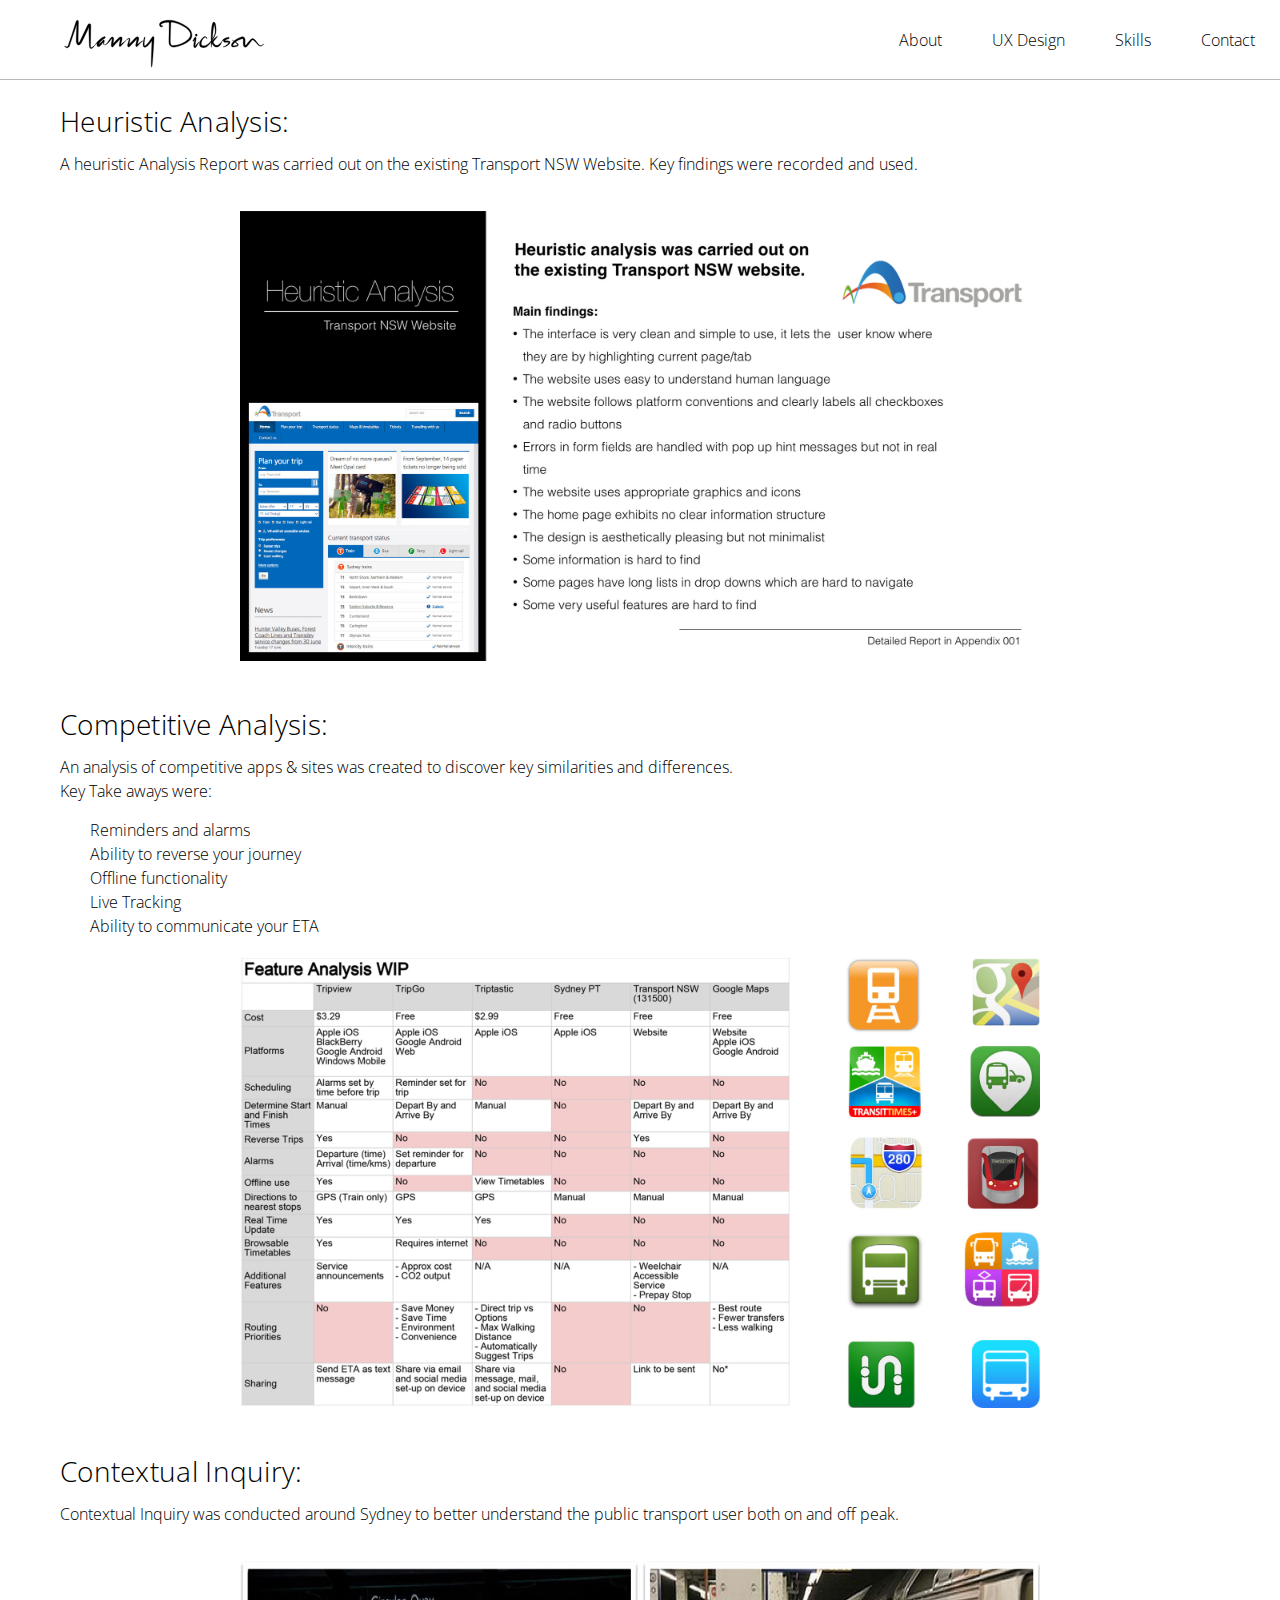
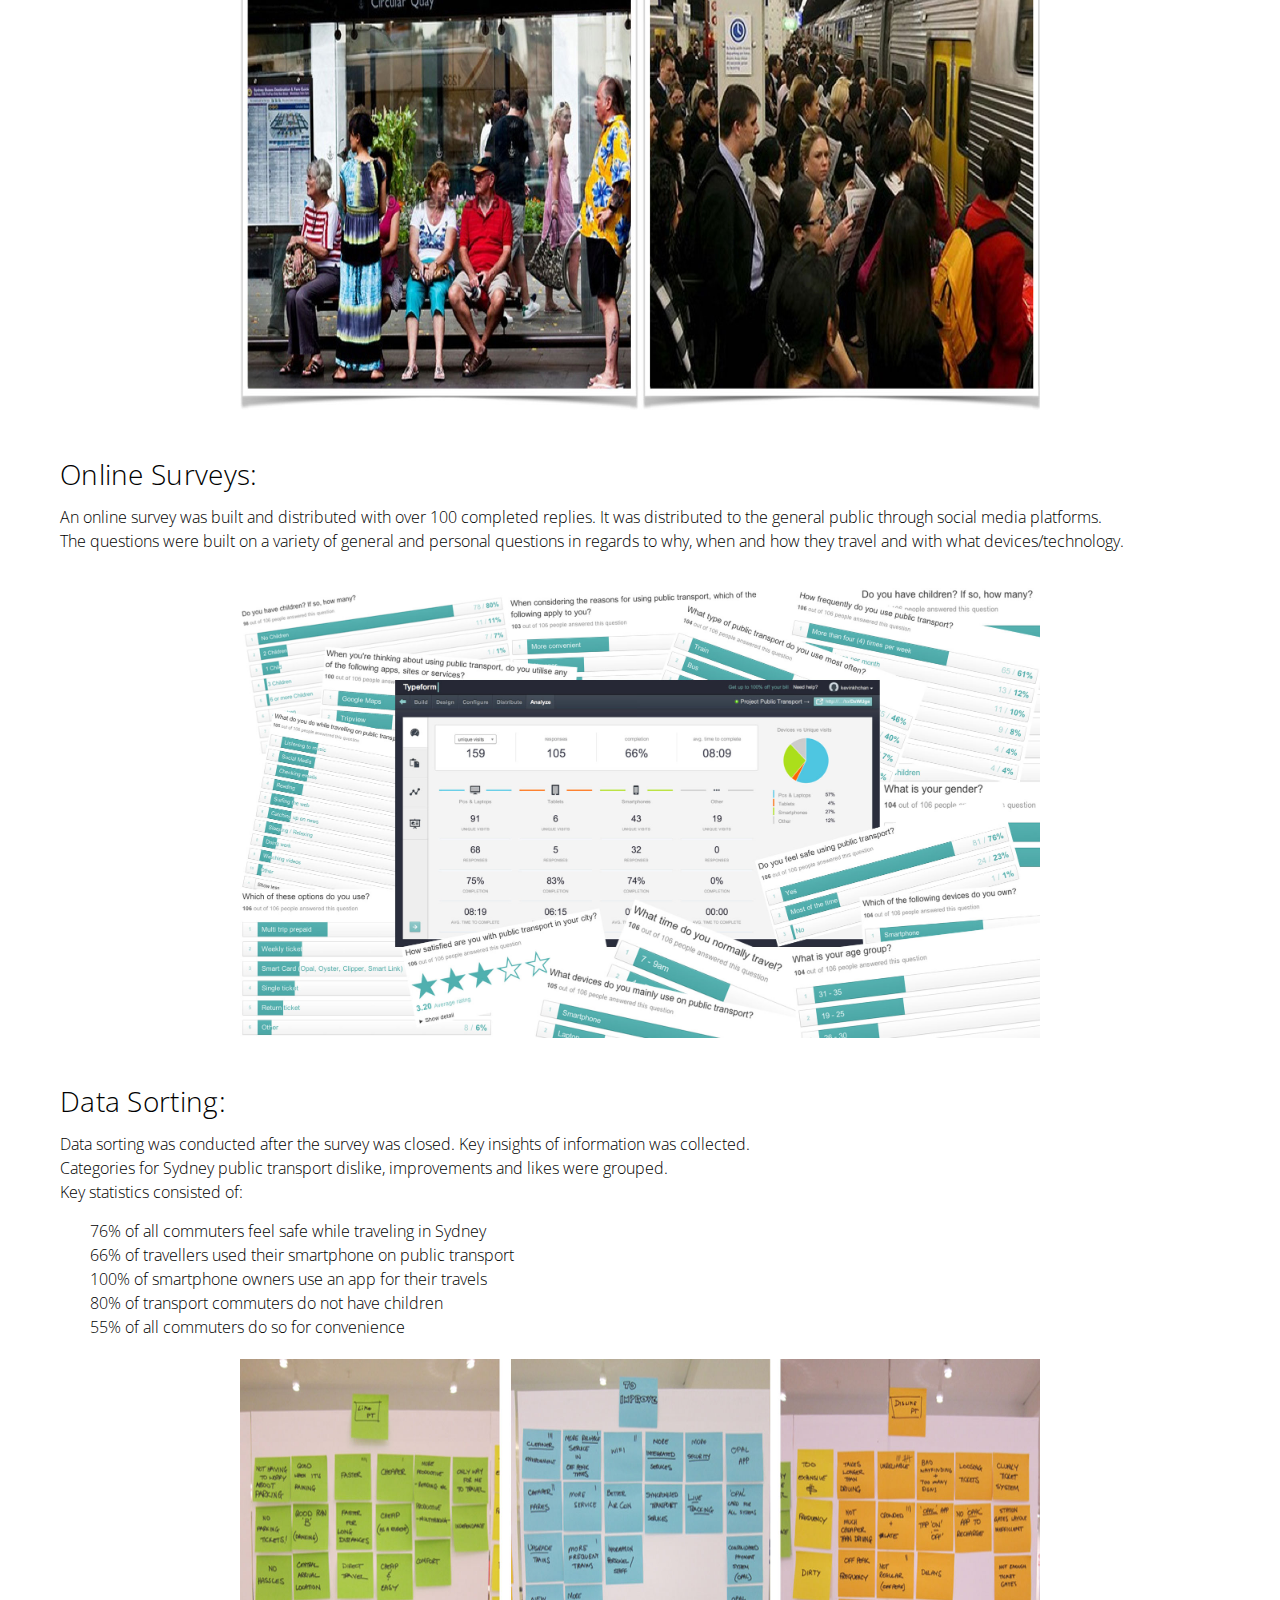
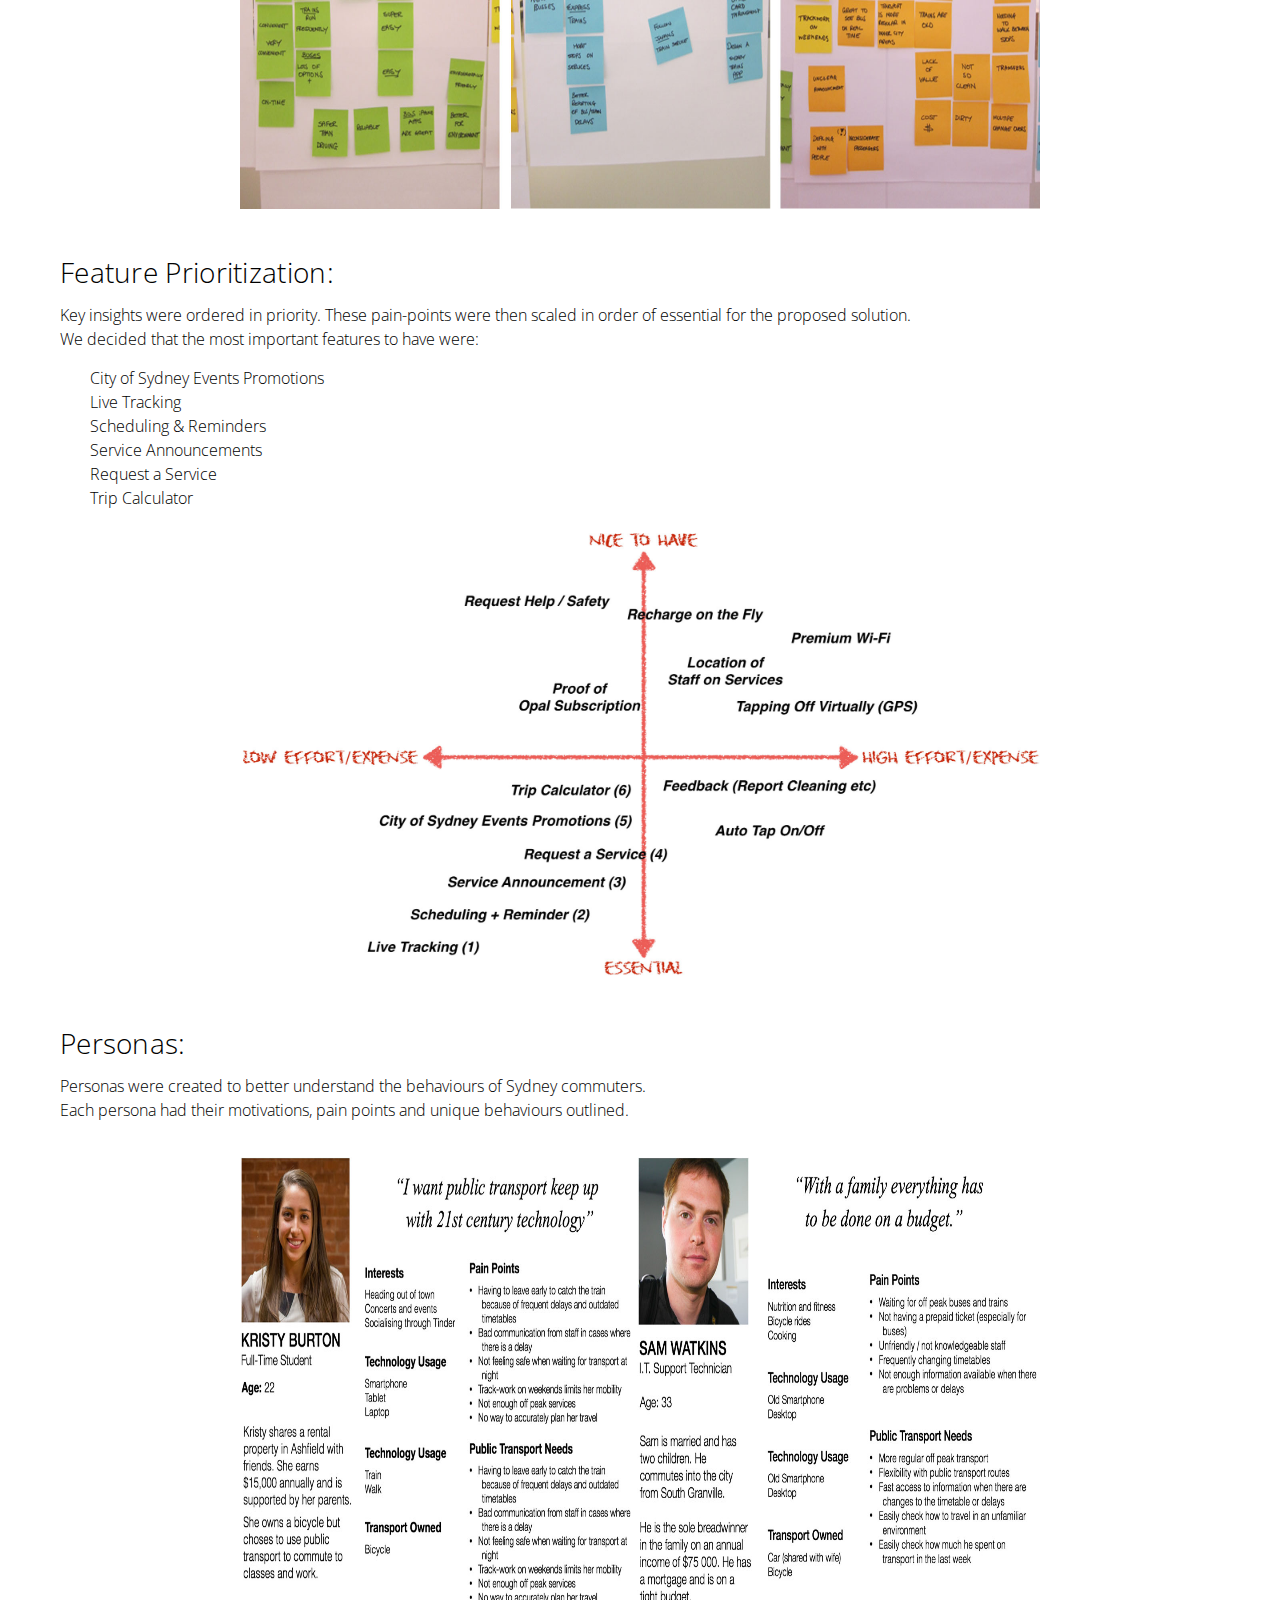
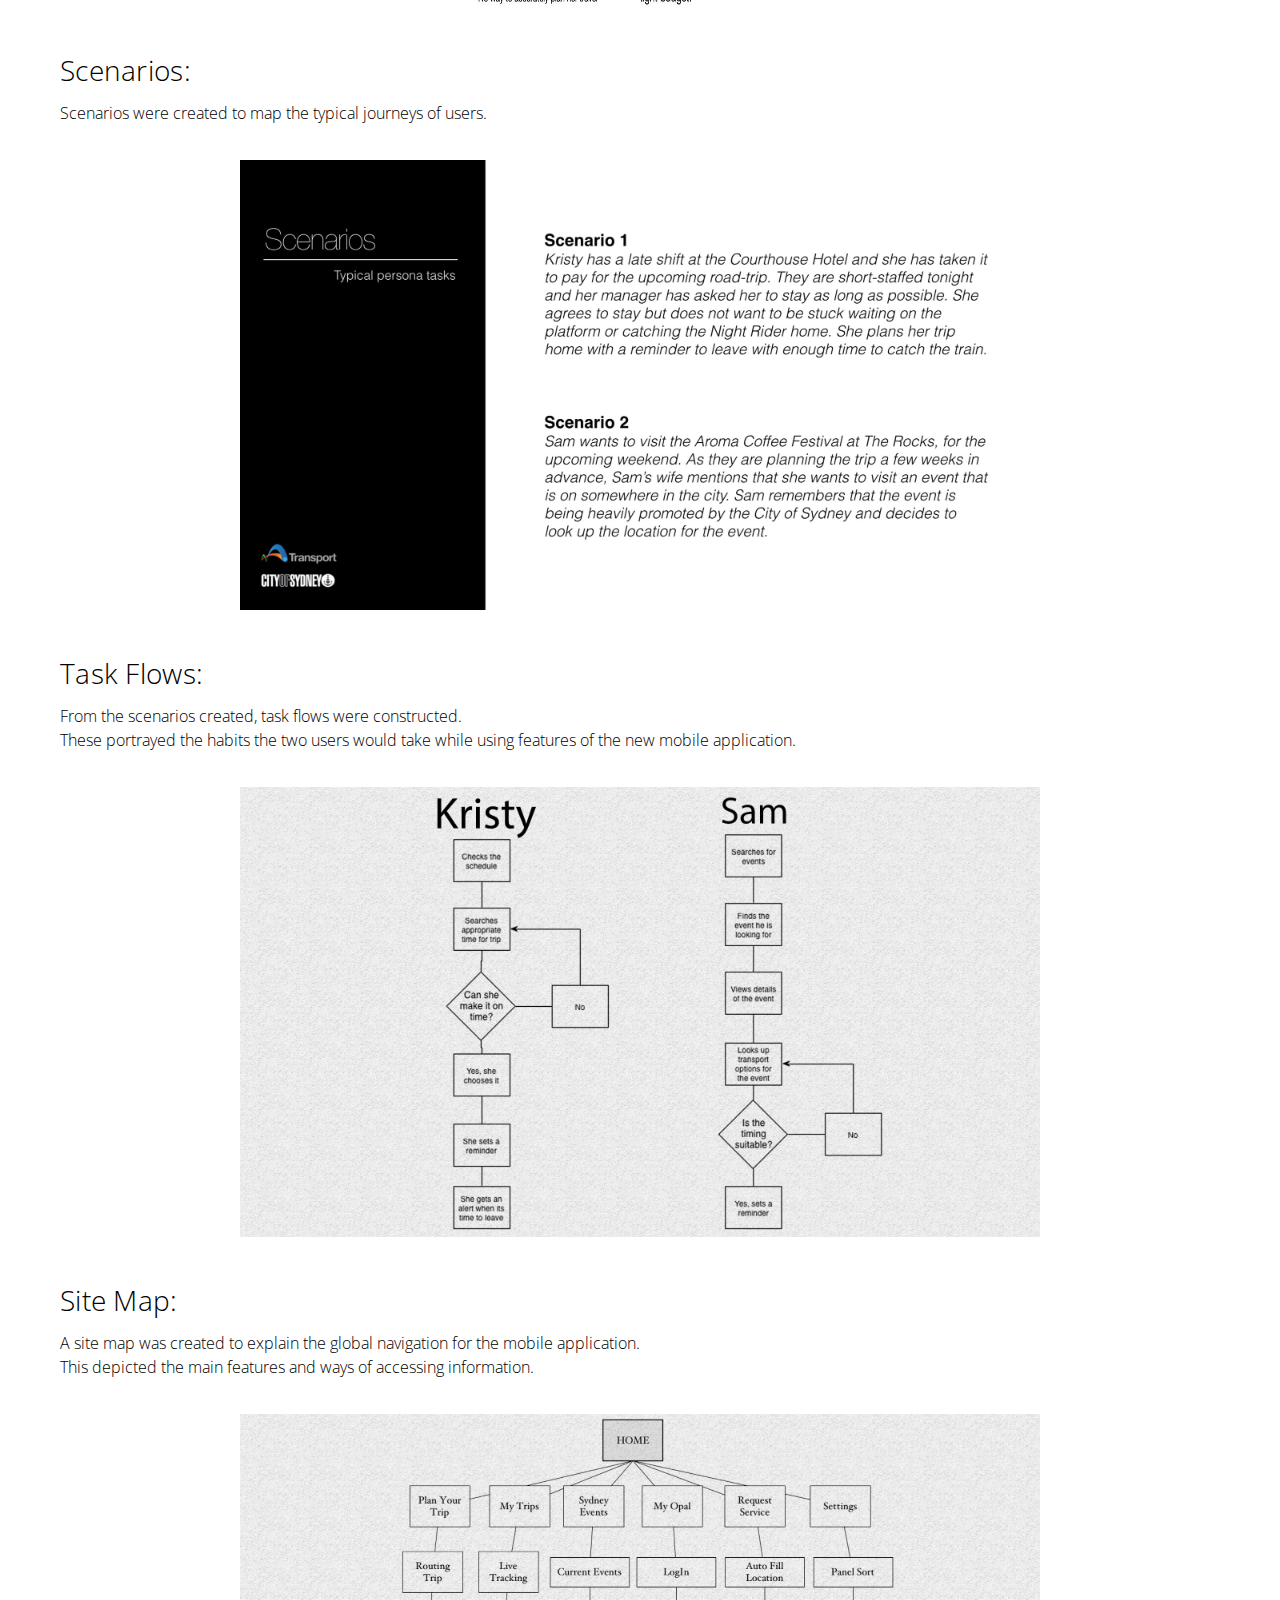
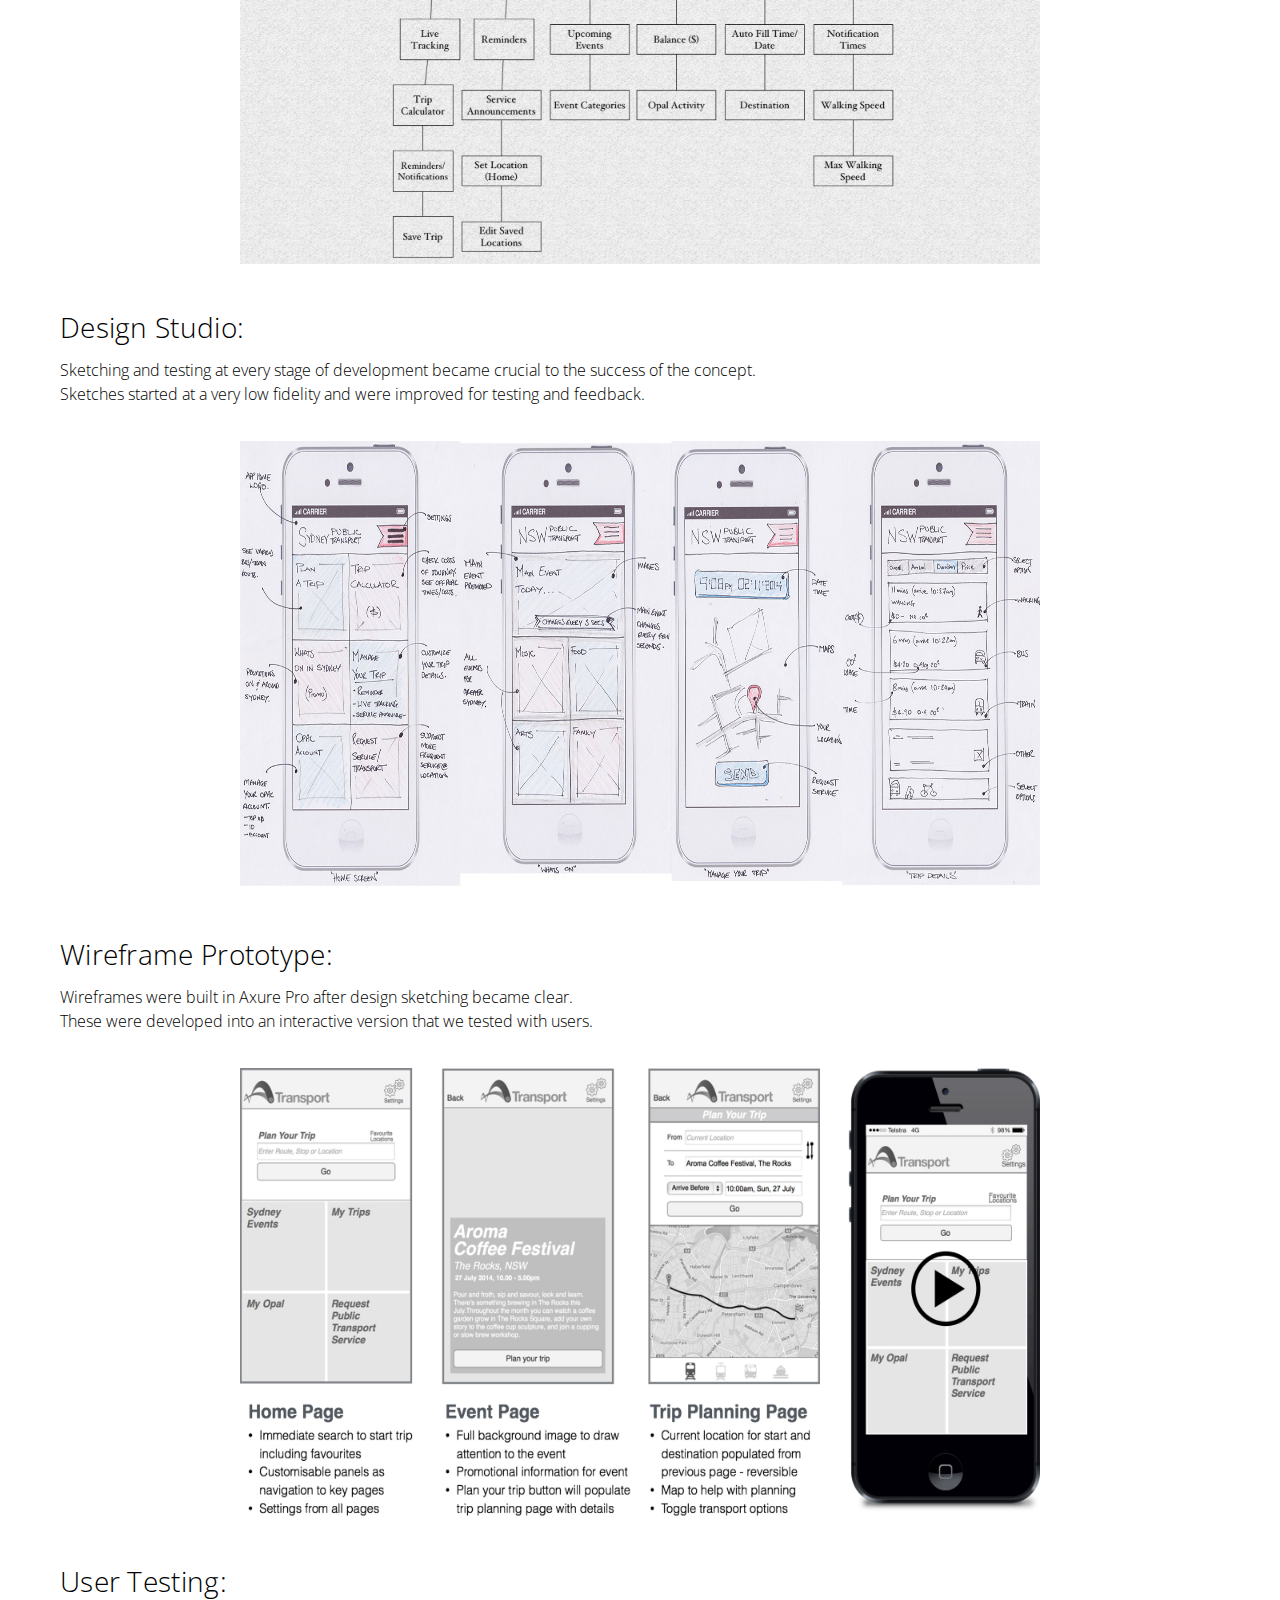
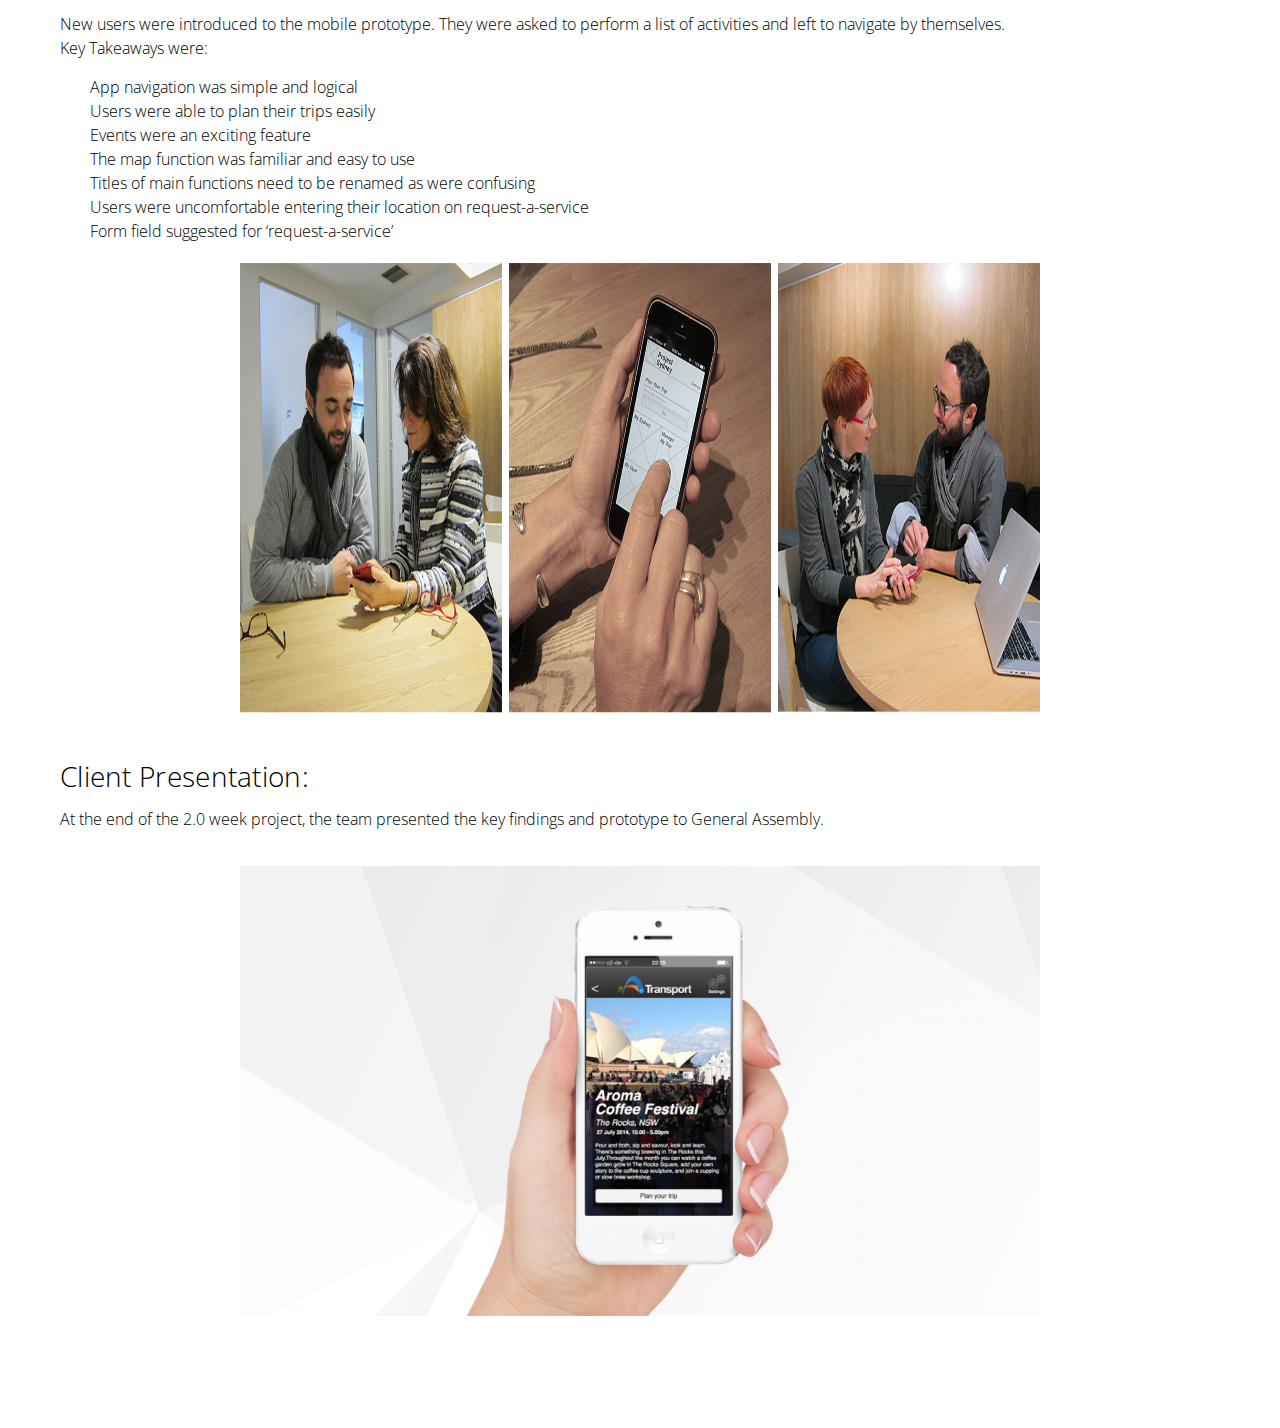
<file: transport-nsw.html>
<!DOCTYPE html>
<html>
  <head>
    <title>Manny Dickson</title>
    <link rel="stylesheet" type="text/css" href="other/slick/slick.css"/>
    <link rel="stylesheet" href="css/style.css"/>
  </head>
  <body>
    <nav data-scrolled="argh" class="non-static scrolled normal">
      <div class="logo"><a href="index.html">
          <div>
            <?xml version="1.0" encoding="utf-8"?>
            <!-- Generator: Adobe Illustrator 14.0.0, SVG Export Plug-In . SVG Version: 6.00 Build 43363)  -->
            <!DOCTYPE svg PUBLIC "-//W3C//DTD SVG 1.1//EN" "http://www.w3.org/Graphics/SVG/1.1/DTD/svg11.dtd">
            <svg version="1.1" id="Layer_1" xmlns="http://www.w3.org/2000/svg" xmlns:xlink="http://www.w3.org/1999/xlink" x="0px" y="0px"
            	 width="850px" height="300px" viewBox="0 0 850 300" enable-background="new 0 0 850 300" xml:space="preserve">
            <g>
            	<path d="M796.303,165.103c-0.353,0.272-0.907,0.635-1.647,1.073c-1.48,0.896-3.739,1.995-6.687,3.315
            		c-0.737,0.32-1.536,0.711-2.277,0.974c-0.769,0.26-1.582,0.427-2.402,0.401c-1.641-0.034-3.283-0.882-4.827-2.279
            		c-3.101-2.813-5.852-7.148-9.368-11.509c-1.731-2.19-3.669-4.494-5.796-6.703c-1.095-1.125-2.274-2.247-3.693-3.296
            		c-1.414-1.014-3.153-2.073-5.519-2.318c-1.164-0.117-2.412,0.065-3.493,0.454c-1.085,0.39-2.008,0.945-2.818,1.533
            		c-1.608,1.189-2.846,2.507-4.015,3.829c-2.31,2.654-4.354,5.372-6.495,8.076c-2.102,2.692-4.31,5.476-6.512,8.015
            		c-1.078,1.214-2.248,2.371-3.323,3.115c-0.345,0.249-0.675,0.414-0.908,0.508c-0.01-0.015-0.016-0.021-0.025-0.038
            		c-0.095-0.171-0.21-0.402-0.311-0.691c-0.209-0.571-0.386-1.284-0.515-2.044c-0.264-1.524-0.372-3.221-0.398-4.932
            		c-0.03-1.714,0.02-3.473,0.14-5.207l0.049-0.643l0.064-0.662c0.051-0.53,0.086-1.034,0.112-1.544
            		c0.052-1.016,0.066-2.031,0.035-3.06c-0.063-2.061-0.3-4.163-0.977-6.405c-0.353-1.12-0.825-2.288-1.607-3.462
            		c-0.769-1.159-1.939-2.357-3.47-3.083c-1.521-0.743-3.196-0.918-4.586-0.794c-1.362,0.089-2.805,0.585-3.454,0.8
            		c-1.803,0.564-3.59,1.174-5.354,1.834c-7.045,2.652-13.804,6.116-19.561,10.742c-1.173,0.952-2.282,1.944-3.354,2.972
            		c-1.541-0.879-2.829-1.59-3.808-2.145c-1.522-0.835-2.335-1.281-2.335-1.281s1.919,1.49,5.365,4.165
            		c-1.27,1.272-2.465,2.617-3.58,4.062c-0.61,0.751-1.054,1.421-1.522,2.1l-0.351,0.508l-0.093,0.132l-0.045,0.071l-0.091,0.142
            		l-0.18,0.283c-0.243,0.372-0.474,0.761-0.701,1.153c-0.454,0.783-0.883,1.6-1.253,2.493c-0.368,0.89-0.696,1.844-0.861,2.974
            		c-0.164,1.099-0.158,2.502,0.501,3.881c0.311,0.682,0.797,1.286,1.315,1.757c0.523,0.456,1.089,0.816,1.619,1.044
            		c1.078,0.486,2.066,0.669,2.989,0.775c0.926,0.097,1.793,0.099,2.625,0.055c3.328-0.188,6.203-0.891,9.013-1.652
            		c1.412-0.406,2.8-0.886,4.158-1.572c0.677-0.334,1.352-0.75,2-1.27c0.64-0.523,1.28-1.2,1.704-2.124
            		c0.438-0.915,0.513-2.06,0.263-2.951c-0.229-0.91-0.66-1.604-1.101-2.191c-0.898-1.161-1.921-1.971-2.9-2.65
            		c-2.487-1.681-4.788-3.088-6.867-4.323c0.499-0.396,0.999-0.79,1.518-1.164c5.229-3.841,11.438-6.821,18.028-9.17
            		c1.658-0.568,3.325-1.137,5.021-1.652c1.087-0.35,1.401-0.437,1.879-0.473c0.432-0.027,0.647,0.035,0.783,0.106
            		c0.134,0.075,0.33,0.205,0.584,0.571c0.249,0.357,0.505,0.903,0.709,1.54c0.417,1.286,0.621,2.885,0.719,4.509
            		c0.048,0.814,0.06,1.648,0.041,2.477c-0.01,0.412-0.028,0.831-0.054,1.22l-0.104,1.455c-0.109,1.947-0.146,3.878-0.085,5.841
            		c0.074,1.964,0.225,3.942,0.624,6.021c0.202,1.039,0.469,2.108,0.909,3.243c0.463,1.122,1.041,2.396,2.415,3.629
            		c0.685,0.603,1.64,1.138,2.663,1.366c1.019,0.235,2.03,0.18,2.832-0.006c1.622-0.387,2.723-1.078,3.661-1.743
            		c1.857-1.36,3.171-2.831,4.427-4.3c2.382-2.918,4.434-5.743,6.501-8.579c2.034-2.82,3.966-5.636,5.928-8.102
            		c0.98-1.219,1.979-2.353,2.951-3.158c0.485-0.397,0.953-0.698,1.373-0.881c0.423-0.177,0.789-0.261,1.209-0.251
            		c0.829-0.002,1.961,0.477,3.072,1.186c1.119,0.707,2.223,1.603,3.275,2.549c2.164,1.948,4.099,3.933,5.957,5.96
            		c1.846,2.015,3.568,4.025,5.313,5.903c1.736,1.878,3.463,3.67,5.414,5.123c0.977,0.72,2.024,1.349,3.158,1.769
            		c1.126,0.429,2.344,0.6,3.468,0.496c1.129-0.097,2.141-0.438,3.022-0.852c0.901-0.438,1.576-0.91,2.277-1.322
            		c2.782-1.669,4.891-3.182,6.237-4.287c0.681-0.548,1.169-1.012,1.476-1.343c0.313-0.326,0.437-0.526,0.437-0.526
            		S796.662,164.837,796.303,165.103 M694.297,164.089c0.81,0.678,1.549,1.429,2.04,2.221c0.242,0.389,0.404,0.783,0.431,1.079
            		c0.036,0.306-0.021,0.471-0.156,0.685c-0.258,0.438-1.127,1.043-2.17,1.46c-1.044,0.437-2.26,0.77-3.531,1.034
            		c-2.573,0.504-5.406,0.904-8.056,0.826c-1.297-0.032-2.633-0.269-3.292-0.647c-0.329-0.195-0.365-0.305-0.35-0.358
            		c-0.006-0.051-0.046-0.296,0.064-0.752c0.095-0.438,0.312-1.001,0.604-1.576c0.281-0.576,0.634-1.182,1.031-1.785
            		c0.199-0.302,0.4-0.605,0.623-0.908l0.162-0.228l0.082-0.114l0.04-0.057c-0.083,0.118,0.004-0.003-0.002,0.009l0.382-0.485
            		c0.51-0.648,1.03-1.328,1.515-1.834c1.176-1.322,2.51-2.628,3.938-3.872C689.667,160.353,691.914,162.119,694.297,164.089
            		 M726.249,170.382c0,0-0.001,0-0.002,0.001C726.203,170.393,726.212,170.386,726.249,170.382"/>
            	<path d="M667.945,155.99c-1.045-1.257-2.204-1.712-3.168-2.056c-0.985-0.322-1.896-0.491-2.776-0.592
            		c-0.879-0.104-1.731-0.146-2.541-0.167l-2.289-0.066c-1.515-0.049-3.028-0.106-4.461-0.205c-3.118-0.176-2.722-1.755-0.579-3.055
            		c0.973-0.677,2.154-1.313,3.415-1.852c1.262-0.54,2.598-1.024,3.961-1.453c1.35-0.414,2.801-0.83,4.104-1.117v-0.001l1.452-1.059
            		c0.892-0.652,1.356-1.795,1.09-2.938c-0.355-1.528-1.884-2.478-3.412-2.122c-0.087,0.02-0.175,0.038-0.263,0.058l-0.002-0.02
            		h-0.005c-1.697,0.309-3.211,0.656-4.792,1.119c-0.985,0.285-1.966,0.617-2.945,0.978l-0.27,0.091
            		c-0.679,0.208-1.335,0.515-1.999,0.769c-0.665,0.253-1.319,0.537-1.961,0.854c-0.644,0.309-1.293,0.59-1.913,0.949
            		c-0.624,0.354-1.248,0.653-1.864,1.052c-0.602,0.388-1.254,0.759-1.8,1.159c-3.19,2.139-5.657,5.444-6.678,8.916
            		c2.476-3.863,5.387-5.353,6.161-5.685c-0.014,0.034-0.029,0.063-0.043,0.098c-0.436,1.203-0.547,2.62-0.3,3.858
            		c0.056,0.312,0.134,0.608,0.221,0.9c0.041,0.148,0.095,0.282,0.143,0.423l0.076,0.208l0.103,0.246l0.03,0.065l0.154,0.315
            		c0.127,0.238,0.269,0.473,0.421,0.695c0.299,0.396,0.619,0.749,0.995,1.033c0.377,0.314,0.729,0.485,1.096,0.678
            		c0.316,0.13,0.691,0.29,0.96,0.354c0.601,0.176,1.104,0.256,1.579,0.318c0.955,0.126,1.772,0.151,2.596,0.18
            		c1.622,0.029,3.167-0.012,4.712-0.048l2.299-0.063c0.719-0.021,1.396-0.021,2.041,0.018c2.173,0,2.361,1.156,1.887,1.766
            		c-0.614,1.062-1.52,2.174-2.471,3.246c-0.952,1.068-2.02,2.141-3.062,3.171c-2.102,2.048-4.371,3.878-6.901,5.428
            		c-2.524,1.559-5.281,2.821-8.173,3.951c1.546-0.069,3.107-0.212,4.646-0.521c5.406-0.757,10.413-3.944,12.97-5.857
            		c1.284-0.954,2.491-1.931,3.691-3.035c1.189-1.105,2.346-2.278,3.388-3.793c0.51-0.775,1.022-1.616,1.34-2.815
            		c0.154-0.594,0.241-1.316,0.126-2.114C668.824,157.458,668.453,156.605,667.945,155.99"/>
            	<path d="M635.319,158.848c-0.43,0.549-0.906,1.06-1.36,1.581c-0.437,0.533-0.907,1.033-1.367,1.536
            		c-0.445,0.515-0.955,0.968-1.406,1.461c-0.453,0.495-0.96,0.927-1.43,1.388c-0.999,0.859-1.961,1.721-2.996,2.426
            		c-0.503,0.377-1.039,0.679-1.558,0.992c-0.271,0.136-0.525,0.289-0.784,0.437l-0.789,0.386c-1.056,0.48-2.13,0.796-3.177,0.956
            		c-0.522,0.087-1.04,0.14-1.554,0.137c-0.512,0.033-1.019-0.006-1.52-0.059c-0.503-0.042-1-0.135-1.481-0.257
            		c-0.245-0.049-0.479-0.116-0.708-0.187l-0.318-0.111l-0.139-0.051c-0.007-0.001-0.018-0.005-0.027-0.009
            		c-1.39-1.091-2.731-2.217-3.955-3.398c-0.646-0.629-1.266-1.271-1.819-1.928c-0.572-0.651-1.054-1.322-1.477-1.987
            		c-0.835-1.354-1.218-2.601-1.098-3.804c0.117-1.216,0.812-2.633,1.835-4.072c0.506-0.72,1.079-1.445,1.682-2.179l1.856-2.226
            		l3.651-4.517c1.243-1.517,2.425-3.099,3.6-4.724c1.159-1.631,2.264-3.285,3.218-5.076c-0.888,0.514-1.735,1.064-2.566,1.63
            		c-0.838,0.555-1.651,1.128-2.452,1.71c-0.794,0.594-1.59,1.161-2.357,1.792c-0.777,0.615-1.553,1.234-2.3,1.882
            		c-0.753,0.646-1.513,1.261-2.25,1.956l-2.232,2.042c-0.742,0.685-1.358,1.424-2.058,2.172c-0.68,0.754-1.363,1.537-2.027,2.393
            		c-0.663,0.855-1.312,1.787-1.871,2.856c-0.316,0.604-0.594,1.265-0.817,1.963c0.124-1.088,0.253-2.206,0.385-3.364
            		c0.03-0.278,0.062-0.566,0.091-0.85c0.729-1.107,1.47-2.218,2.226-3.33c2.288-3.382,4.499-6.913,6.401-10.651
            		c1.88-3.746,3.449-7.702,4.508-11.813c1.101-4.103,1.649-8.347,1.831-12.582c0.037-1.06,0.054-2.119,0.034-3.177
            		c0.006-1.119-0.094-2.179-0.164-3.208c-0.162-2.074-0.368-4.129-0.609-6.181c-0.242-2.053-0.524-4.098-0.884-6.148
            		c-0.374-2.058-0.772-4.088-1.511-6.256c-0.191-0.547-0.407-1.104-0.713-1.711c-0.154-0.304-0.331-0.62-0.566-0.964
            		c-0.231-0.363-0.573-0.66-0.935-1.26c-0.207-0.289-0.445-0.647-0.885-0.958c-0.414-0.311-1.032-0.549-1.696-0.559
            		c-1.36-0.021-2.434,0.607-2.985,1.057c-0.595,0.482-0.923,0.908-1.199,1.286c-0.273,0.381-0.465,0.717-0.636,1.039
            		c-0.659,1.272-0.997,2.328-1.326,3.384c-0.315,1.048-0.57,2.06-0.799,3.06c-0.905,4.002-1.444,7.78-1.907,11.603
            		c-0.466,3.655-0.785,7.421-1.027,10.998c-0.522,7.144-0.672,13.872-0.874,20.075c-0.156,6.205-0.219,11.886-0.25,16.92
            		c0,0.231,0,0.452,0,0.681l-0.16,0.23c-0.269,0.371-0.567,0.797-0.868,1.174c-0.62,0.77-1.238,1.535-1.854,2.301
            		c-0.602,0.775-1.281,1.478-1.912,2.215l-0.977,1.075l-1.026,1.016c-1.341,1.372-2.758,2.633-4.208,3.796
            		c-2.89,2.335-5.984,4.199-9.054,5.438c-1.548,0.581-3.084,0.992-4.584,1.228c-0.375,0.063-0.75,0.109-1.124,0.128
            		c-0.384,0.04-0.729,0.044-1.062,0.046l-0.254,0.006l-0.329-0.006l-0.671-0.01c-0.048,0,0.106-0.004,0.007-0.005l-0.071-0.004
            		l-0.145-0.009l-0.287-0.019c-0.192-0.008-0.378-0.032-0.564-0.048c-1.49-0.142-2.853-0.431-3.927-0.874
            		c-1.073-0.463-1.823-1.029-2.378-1.751c-1.132-1.409-1.521-4.012-1.332-6.672c0.178-2.674,0.881-5.384,1.771-7.835
            		c0.465-1.228,0.943-2.384,1.567-3.413c0.356-0.541,0.709-1.074,1.056-1.599c0.36-0.512,0.714-1.016,1.063-1.513
            		c1.419-1.959,2.841-3.7,4.283-5.089c1.431-1.399,2.907-2.444,4.267-2.853c1.355-0.429,2.541-0.139,3.463,0.553
            		c0.922,0.685,1.533,1.617,1.934,2.391c0.395,0.787,0.593,1.458,0.694,1.883c0.022,0.103,0.044,0.194,0.062,0.272
            		c0.015,0.09,0.018,0.172,0.071,0.231c0.103,0.12,0.271,0.173,0.259,0.174l0.818-0.054c-0.012,0,0.149-0.075,0.234-0.208
            		c0.075-0.123,0.021-0.323,0.009-0.623c-0.055-0.56-0.174-1.35-0.512-2.356c-0.359-0.988-0.902-2.227-2.089-3.416
            		c-0.592-0.586-1.384-1.135-2.357-1.462c-0.97-0.333-2.093-0.408-3.179-0.234c-1.089,0.171-2.148,0.551-3.164,1.057
            		c-0.983,0.535-1.979,1.146-2.889,1.885c-1.859,1.452-3.59,3.241-5.251,5.256c-0.821,1.013-1.646,2.072-2.45,3.188
            		c-0.909,1.161-1.752,2.426-2.5,3.744c-1.503,2.651-2.798,5.598-3.57,9.048c-0.387,1.729-0.582,3.599-0.429,5.638
            		c0.19,2.011,0.768,4.284,2.182,6.276c0.691,0.99,1.55,1.899,2.517,2.627c0.971,0.726,2.023,1.29,3.083,1.714
            		c2.127,0.852,4.269,1.136,6.313,1.183c0.255,0.003,0.514,0.012,0.766,0.005l0.841-0.016l0.67-0.04l0.343-0.025l0.418-0.044
            		c0.563-0.056,1.116-0.125,1.628-0.226c0.524-0.082,1.043-0.195,1.557-0.33c2.064-0.5,4.029-1.309,5.852-2.31
            		c3.642-2.016,6.718-4.752,9.465-7.704c0.717-0.716,1.324-1.523,1.995-2.278c0.68-0.749,1.277-1.562,1.904-2.353l0.933-1.194
            		l0.881-1.233c0.588-0.82,1.225-1.61,1.773-2.461c0.169-0.251,0.339-0.504,0.509-0.756c0.013,2.825,0.05,5.369,0.149,7.652
            		c0.136,3.642,0.327,6.479,0.433,8.42c0.15,1.937,0.23,2.97,0.23,2.97c0.016,0.198,0.174,0.362,0.378,0.378
            		c0.228,0.017,0.425-0.152,0.442-0.378c0,0,0.085-1.031,0.245-2.963c0.154-1.931,0.358-4.769,0.702-8.348
            		c0.118-1.585,0.28-3.334,0.478-5.222c0.053,0.443,0.122,0.882,0.226,1.304c0.312,1.266,0.806,2.422,1.386,3.441
            		c1.162,2.048,2.575,3.73,4.047,5.25c1.475,1.52,3.017,2.895,4.587,4.204c0.067,0.056,0.15,0.118,0.227,0.167l0.048,0.031
            		l0.413,0.265l0.329,0.186c0.216,0.121,0.421,0.22,0.633,0.322c0.418,0.195,0.837,0.373,1.263,0.521
            		c0.854,0.282,1.727,0.485,2.61,0.604c0.887,0.087,1.779,0.127,2.66,0.06c0.882-0.073,1.748-0.232,2.588-0.446
            		c1.677-0.464,3.215-1.204,4.601-2.074c0.691-0.439,1.348-0.907,1.963-1.417c0.592-0.529,1.188-1.049,1.713-1.62
            		c0.551-0.55,1.042-1.137,1.531-1.72c0.486-0.582,0.903-1.215,1.334-1.826c0.393-0.634,0.82-1.243,1.174-1.89
            		c0.368-0.638,0.717-1.286,1.021-1.949c0.312-0.661,0.637-1.309,0.902-1.983c0.261-0.678,0.541-1.341,0.765-2.026
            		c0.481-1.356,0.857-2.746,1.173-4.145c-0.47,0.548-0.93,1.096-1.365,1.65C636.237,157.782,635.746,158.299,635.319,158.848
            		 M607.562,89.172c0.055,0.056,0.137,0.165,0.221,0.296c0.129,0.2,0.265,0.46,0.397,0.735c-0.182-0.074-0.335-0.174-0.434-0.287
            		c-0.21-0.217-0.242-0.435-0.255-0.572C607.518,89.054,607.502,89.135,607.562,89.172 M603.379,135.78
            		c0.581-6.154,1.258-12.817,2.048-19.802c0.417-3.486,0.863-6.968,1.414-10.693c0.536-3.556,1.209-7.301,2.05-10.84
            		c0.119-0.486,0.246-0.965,0.377-1.435c0.29,0.891,0.557,1.821,0.809,2.75c0.505,1.883,0.949,3.821,1.357,5.778
            		c0.408,1.959,0.775,3.944,1.104,5.931c0.152,1.004,0.339,1.977,0.395,2.91c0.09,0.991,0.146,1.984,0.183,2.981
            		c0.144,3.983-0.184,8.004-1.021,11.929c-0.85,3.922-2.19,7.748-3.965,11.365c-1.641,3.441-3.695,6.664-5.826,9.831
            		c0.066-0.616,0.132-1.236,0.199-1.867C602.779,141.811,603.072,138.86,603.379,135.78"/>
            	<path d="M382.288,137.729c-1.655-1.026-3.829-0.516-4.855,1.139l-0.002,0.002c-3.903,5.86-7.823,11.707-12.031,17.28
            		c-2.083,2.799-4.229,5.541-6.488,8.124c-1.128,1.291-2.29,2.534-3.485,3.697c-1.195,1.151-2.441,2.237-3.684,3.056
            		c-0.617,0.408-1.238,0.74-1.762,0.924c-0.532,0.188-0.881,0.188-0.978,0.172c-0.093,0.001-0.304-0.082-0.588-0.535
            		c-0.271-0.432-0.513-1.089-0.689-1.799c-0.352-1.444-0.493-3.11-0.532-4.784c-0.038-1.681,0.024-3.399,0.142-5.124
            		c0.24-3.452,0.693-6.93,1.251-10.396c0.279-1.733,0.588-3.465,0.921-5.193c0.124-0.673,0.265-1.343,0.393-2.016
            		c0.164-0.673,0.368-1.549,0.368-2.002c0-0.72-0.368-1.303-1.002-1.457c-0.013-0.014-0.022-0.027-0.036-0.042
            		c-0.025,0.007-0.042,0.016-0.066,0.024c-0.076-0.013-0.152-0.024-0.234-0.024c-0.774,0-1.434,1.243-1.693,2.077
            		c-0.025,0.053-0.065,0.104-0.084,0.159c-0.269,0.855-0.477,1.725-0.708,2.59c-0.448,1.733-0.872,3.474-1.267,5.223
            		c-0.79,3.5-1.48,7.033-1.96,10.641c-0.238,1.807-0.421,3.63-0.496,5.497c-0.067,1.869-0.054,3.771,0.299,5.809
            		c0.193,1.021,0.458,2.085,1.037,3.214c0.295,0.562,0.676,1.144,1.217,1.684c0.535,0.539,1.244,1.018,2.021,1.301
            		c1.593,0.585,3.101,0.358,4.248,0.028c1.172-0.347,2.139-0.838,3.031-1.358c1.776-1.052,3.264-2.254,4.688-3.49
            		c1.41-1.245,2.736-2.535,4.009-3.856c2.545-2.64,4.912-5.383,7.204-8.169c1.874-2.322,3.693-4.676,5.482-7.046
            		c-0.026,0.511-0.062,1.021-0.08,1.534c-0.213,4.646-0.406,9.292-0.561,13.94l-1.005,27.891c-0.185,4.646-0.292,9.299-0.422,13.948
            		l-0.19,6.976c-0.076,2.325-0.09,4.652-0.131,6.979l-0.212,13.959c-0.048,2.326-0.069,4.654,0.126,6.992
            		c0.091,1.169,0.226,2.34,0.42,3.515c0.189,1.174,0.415,2.35,0.784,3.532c0.486-1.14,0.832-2.286,1.14-3.434
            		c0.312-1.149,0.565-2.3,0.776-3.453c0.432-2.307,0.649-4.624,0.838-6.943l1.213-13.907c0.196-2.319,0.42-4.637,0.581-6.956
            		l0.523-6.958c0.346-4.64,0.713-9.277,1.003-13.919l1.845-27.848c0.321-4.64,0.602-9.282,0.864-13.926
            		c0.157-2.321,0.206-4.646,0.314-6.969c0.096-2.324,0.144-4.65,0.168-6.977l0.004-0.296
            		C383.965,139.567,383.373,138.403,382.288,137.729"/>
            	<path d="M274.105,154.992c-1.969,1.556-4.375,3.427-7.073,5.641c-2.484,2.011-5.271,4.269-8.238,6.76
            		c0.255-1.174,0.556-2.393,0.877-3.608c0.618-2.321,1.288-4.723,2.021-7.167c0.371-1.238,0.747-2.489,1.126-3.753
            		c0.352-1.208,0.762-2.666,1.049-4.099c0.277-1.47,0.567-2.95,0.462-4.912c-0.006-0.231-0.062-0.538-0.098-0.804l-0.069-0.415
            		l-0.134-0.489l-0.152-0.484c-0.058-0.166-0.164-0.379-0.255-0.563c-0.096-0.19-0.196-0.375-0.307-0.56
            		c-0.15-0.211-0.313-0.418-0.486-0.615c-0.307-0.389-0.828-0.762-1.321-1.055c-0.486-0.246-1.1-0.471-1.564-0.527
            		c-0.243-0.036-0.488-0.061-0.733-0.075c-0.239-0.011-0.411,0.009-0.621,0.021c-0.431,0.025-0.757,0.095-1.072,0.172
            		c-1.256,0.321-2.077,0.775-2.86,1.216c-0.776,0.447-1.426,0.916-2.073,1.392c-1.265,0.957-2.395,1.962-3.483,2.989
            		c-1.082,1.019-2.139,2.098-3.125,3.141c-0.973,1.029-1.949,2.062-2.927,3.096c-1.946,2.077-3.901,4.162-5.855,6.248
            		c-1.935,2.106-3.87,4.215-5.798,6.314c-0.17,0.188-0.338,0.372-0.508,0.56c0.182-1.861,0.389-3.726,0.61-5.57
            		c0.172-1.313,0.342-2.617,0.51-3.907c0.09-0.667,0.18-1.331,0.269-1.99c0.071-0.666,0.159-1.251,0.216-1.975
            		c0.12-1.438,0.22-2.789,0.147-4.281c-0.01-0.364-0.023-0.73-0.082-1.138c-0.063-0.413-0.064-0.752-0.187-1.219l-0.162-0.66
            		c-0.031-0.113-0.052-0.212-0.094-0.333l-0.156-0.387c-0.109-0.257-0.224-0.509-0.345-0.756c-0.182-0.293-0.401-0.591-0.626-0.864
            		c-0.182-0.263-0.577-0.562-0.929-0.801c-0.353-0.26-0.755-0.42-1.188-0.532c-0.213-0.059-0.428-0.106-0.641-0.142
            		c-0.187-0.014-0.367-0.013-0.552-0.011c-0.358,0.01-0.768,0.033-1.011,0.114c-0.278,0.071-0.558,0.151-0.824,0.241l-0.639,0.296
            		c-0.45,0.203-0.722,0.424-1.083,0.642c-1.262,0.884-2.168,1.796-3.019,2.725c-1.677,1.853-3.046,3.705-4.309,5.516
            		c-1.253,1.795-2.401,3.622-3.375,5.292c-0.248,0.422-0.493,0.838-0.735,1.249c-0.251,0.385-0.497,0.764-0.741,1.138
            		c-0.494,0.745-0.942,1.494-1.459,2.168c-1.974,2.768-3.904,5.032-5.744,6.615c-1.836,1.581-3.53,2.525-4.79,2.892
            		c-1.025,0.309-1.695,0.272-1.914,0.248c0.013-0.004,0.026-0.007,0.039-0.011c-0.48,0.017-0.941-0.053-1.323-0.244
            		c-0.384-0.189-0.657-0.507-0.835-0.874c-0.355-0.742-0.392-1.641-0.385-2.512c0.055-1.769,0.486-3.56,0.956-5.289l0.191-0.63
            		l0.186-0.784c0.113-0.443,0.213-0.951,0.308-1.429c0.091-0.483,0.174-0.974,0.243-1.48c0.061-0.515,0.121-1.026,0.114-1.633
            		c-0.002-0.299-0.014-0.619-0.102-1.033l-0.079-0.317c-0.042-0.128-0.106-0.279-0.167-0.413c-0.044-0.116-0.167-0.317-0.313-0.499
            		c-0.075-0.091-0.136-0.169-0.233-0.261c-0.117-0.104-0.246-0.2-0.382-0.285c-0.256-0.174-0.592-0.283-0.934-0.333
            		c-0.342-0.047-0.57-0.008-0.855,0.039c-0.221,0.052-0.383,0.114-0.57,0.191c-0.149,0.069-0.257,0.133-0.385,0.207
            		c-0.425,0.268-0.696,0.516-0.929,0.741c-0.469,0.457-0.807,0.876-1.142,1.303c-0.333,0.436-0.617,0.828-0.924,1.319l0.196-0.3
            		c-1.854,2.07-3.716,4.123-5.6,6.12c-1.892,1.984-3.804,3.937-5.776,5.659c-0.652,0.574-1.316,1.127-1.968,1.612
            		c0.03-0.137,0.062-0.277,0.097-0.432c0.163-0.565,0.291-1.136,0.509-1.69c0.362-1.123,0.899-2.202,1.446-3.276
            		c0.586-1.062,1.216-2.114,1.958-3.115c0.725-1.01,1.531-1.979,2.38-2.925c0.835-0.956,1.757-1.857,2.695-2.744
            		c1.906-1.747,3.946-3.406,6.111-4.917c1.083-0.754,2.189-1.483,3.308-2.184c1.101-0.684,2.317-1.384,3.351-1.916l0.37-0.19
            		c1.543-0.8,2.249-2.659,1.58-4.299c-0.709-1.739-2.692-2.573-4.431-1.865c-0.12,0.049-0.241,0.097-0.362,0.146l-0.001-0.004
            		c-0.024,0.011-0.045,0.021-0.069,0.032c-0.833,0.333-1.675,0.661-2.466,1.044c-0.91,0.473-1.871,0.886-2.727,1.415
            		c-0.874,0.509-1.765,1-2.58,1.573c-0.831,0.554-1.669,1.098-2.454,1.695c-0.798,0.584-1.601,1.16-2.35,1.792
            		c-0.762,0.618-1.528,1.229-2.254,1.878c-0.736,0.638-1.478,1.27-2.174,1.946c-0.705,0.666-1.42,1.32-2.099,2.006
            		c-0.686,0.681-1.373,1.359-2.029,2.065c-0.658,0.704-1.333,1.389-1.97,2.109c-1.283,1.432-2.544,2.876-3.751,4.364
            		c-1.222,1.475-2.375,3.006-3.519,4.534c-1.151,1.523-2.228,3.108-3.281,4.701l4.35-3.703c1.432-1.241,2.908-2.432,4.351-3.643
            		c0.043-0.035,0.085-0.069,0.127-0.104c-0.16,0.436-0.312,0.875-0.445,1.323c-0.263,0.763-0.432,1.562-0.622,2.351
            		c-0.165,0.789-0.321,1.766-0.403,2.517l-0.075,1.047l-0.019,0.262l-0.009,0.131l-0.015,0.233l-0.002,0.085l-0.001,0.145
            		c0.003,0.344,0.032,0.65,0.073,0.976c0.098,0.647,0.257,1.354,0.69,2.183c0.409,0.807,1.277,1.799,2.435,2.277
            		c1.139,0.476,2.151,0.443,2.928,0.333c0.363-0.065,0.693-0.151,1.017-0.246l0.822-0.316c0.968-0.447,1.715-0.956,2.393-1.459
            		c1.347-1.014,2.434-2.068,3.488-3.139c1.054-1.068,1.993-2.181,2.935-3.288c0.928-1.112,1.826-2.233,2.685-3.379
            		c1.626-2.14,3.153-4.329,4.642-6.536c-0.005,0.193-0.01,0.386-0.021,0.593l-0.015,0.353l-0.008,0.176l-0.004,0.088l-0.002,0.044
            		l-0.001,0.012c-0.017,0.098,0.024-0.128,0.019-0.102l-0.001,0.007l-0.004,0.028l-0.077,0.748c-0.166,1.953-0.147,3.919,0.211,5.887
            		c0.2,0.974,0.49,1.991,1.193,2.815c0.346,0.403,0.825,0.721,1.335,0.819c0.482,0.103,0.956,0.017,1.378-0.114
            		c0.071,0.026,0.219,0.075,0.461,0.116c0.347,0.071,0.876,0.11,1.566,0.05c1.368-0.141,3.383-0.732,5.587-2.109
            		c2.214-1.351,4.658-3.369,7.083-6c0.636-0.633,1.22-1.358,1.854-2.081c0.313-0.365,0.631-0.735,0.954-1.11
            		c0.295-0.374,0.595-0.753,0.898-1.138c1.219-1.563,2.401-3.123,3.791-4.705c1.364-1.574,2.846-3.172,4.438-4.589
            		c0.69-0.604,1.409-1.197,2.077-1.614c0.001,0.079,0.004,0.158,0.01,0.227c0.022,0.213,0.011,0.476-0.002,0.742
            		c-0.017,1.03-0.184,2.224-0.357,3.346c-0.469,2.522-0.948,5.102-1.436,7.724c-0.486,2.674-0.909,5.41-1.237,8.264
            		c-0.159,1.434-0.295,2.885-0.329,4.486c-0.002,0.41,0.003,0.829,0.029,1.283c0.037,0.48,0.06,0.931,0.218,1.631
            		c0.085,0.345,0.18,0.766,0.536,1.434c0.12,0.206,0.234,0.384,0.395,0.592c0.112,0.137,0.233,0.27,0.361,0.394
            		c0.146,0.137,0.219,0.215,0.453,0.382c0.417,0.289,0.852,0.518,1.478,0.653c0.3,0.065,0.586,0.091,0.866,0.085
            		c0.27-0.003,0.603-0.043,0.802-0.093c0.998-0.247,1.442-0.623,1.829-0.937c0.097-0.084,0.18-0.165,0.266-0.253
            		c0.134-0.138,0.265-0.299,0.215-0.237l0.084-0.096l0.336-0.379c0.901-1.013,1.804-2.029,2.711-3.05
            		c0.968-1.034,1.938-2.071,2.911-3.11c1.938-2.08,3.884-4.17,5.83-6.259c1.938-2.1,3.876-4.201,5.807-6.293
            		c0.961-1.05,1.92-2.098,2.876-3.142c0.937-1.038,1.836-1.998,2.78-2.931c0.934-0.929,1.891-1.799,2.825-2.558
            		c0.176-0.14,0.351-0.275,0.525-0.408c-0.036,0.42-0.083,0.852-0.149,1.283c-0.175,1.207-0.422,2.327-0.734,3.665
            		c-0.298,1.28-0.593,2.547-0.885,3.801c-0.564,2.548-1.115,5.044-1.544,7.522c-0.418,2.498-0.841,4.869-0.913,7.508
            		c0.008,0.698-0.037,1.32,0.236,2.456c0.133,0.355,0.16,0.684,0.734,1.373c0.261,0.303,0.804,0.715,1.464,0.842
            		c0.633,0.13,1.241-0.009,1.568-0.155c0.373-0.157,0.595-0.319,0.805-0.495c0.036-0.028,0.156-0.14,0.191-0.177
            		c-0.099,0.094-0.007,0.005-0.019,0.017l0.073-0.076l0.292-0.302c0.776-0.803,1.538-1.591,2.284-2.361
            		c3-3.068,5.693-5.943,8.08-8.49c2.404-2.53,4.445-4.794,6.139-6.645c1.702-1.843,2.992-3.341,3.892-4.34
            		c0.886-1.014,1.358-1.555,1.358-1.555s-0.574,0.433-1.65,1.242C277.653,152.25,276.066,153.427,274.105,154.992 M175.017,168.198
            		c0.022-0.007,0.06-0.015,0.111-0.02c-0.036,0.009-0.072,0.016-0.106,0.03C175.008,168.199,174.997,168.199,175.017,168.198
            		 M193.761,153.013c0.003,0.007,0.008,0.014,0.015,0.021c0.017,0.023,0.04,0.091,0.063,0.172c-0.031-0.054-0.054-0.099-0.054-0.099
            		C193.771,153.08,193.761,153.034,193.761,153.013 M227.73,144.348c0.046-0.026-0.055,0.035-0.11,0.028
            		c-0.013,0-0.025-0.004-0.036-0.006c0.031-0.012,0.063-0.021,0.094-0.035C227.702,144.346,227.716,144.354,227.73,144.348
            		 M230.618,170.798c0.008,0.033,0.015,0.066,0.012,0.045C230.628,170.848,230.624,170.829,230.618,170.798 M257.479,144.216
            		c-0.009-0.028-0.016-0.054-0.019-0.062h0.01L257.479,144.216z M255.053,170.52c-0.038,0.035,0.028-0.03-0.096,0.087l0.113-0.106
            		c0.024-0.021,0.055-0.041,0.081-0.062l-0.017,0.015L255.053,170.52z"/>
            	<path d="M550.679,158.572c-0.371,0.342-0.725,0.699-1.082,1.054c-0.727,0.709-1.42,1.433-2.104,2.16
            		c-0.665,0.742-1.368,1.463-2.006,2.227c-1.305,1.509-2.579,3.045-3.797,4.616c-1.156,1.474-2.261,2.97-3.354,4.504
            		c-0.105,0.098-0.244,0.215-0.394,0.329c-0.115-0.803-0.105-1.816-0.059-2.836c0.047-1.039,0.161-2.116,0.299-3.197
            		c0.294-2.162,0.646-4.364,1.087-6.561c0.421-2.183,0.896-4.486,1.303-6.747c0.403-2.278,0.771-4.564,1.048-6.919
            		c0.127-1.188,0.236-2.369,0.236-3.698c-0.003-0.337-0.015-0.686-0.055-1.084c-0.06-0.415-0.063-0.807-0.394-1.586
            		c-0.09-0.195-0.226-0.447-0.46-0.722c-0.245-0.286-0.652-0.623-1.186-0.796c-0.527-0.179-1.078-0.149-1.419-0.065
            		c-0.351,0.082-0.615,0.207-0.793,0.308c-0.724,0.435-0.938,0.748-1.222,1.052c-0.956,1.171-1.485,2.172-2.089,3.218
            		c-0.579,1.031-1.111,2.058-1.632,3.08l-1.561,3.021c-0.515,0.978-1.054,1.985-1.589,2.763l-0.044,0.062
            		c-0.472,0.691-0.354,1.642,0.298,2.194c0.696,0.591,1.74,0.505,2.332-0.192c0.868-1.024,1.498-1.989,2.152-2.972l1.849-2.925
            		l0.493-0.779c-0.298,1.679-0.632,3.368-0.989,5.062c-0.456,2.227-0.958,4.387-1.458,6.679c-0.465,2.282-0.912,4.582-1.188,6.953
            		c-0.139,1.187-0.255,2.385-0.299,3.629c-0.045,1.247-0.025,2.516,0.222,3.965c0.145,0.73,0.312,1.514,0.86,2.476
            		c0.283,0.474,0.687,1.019,1.356,1.465c0.657,0.456,1.539,0.679,2.253,0.656c1.438-0.068,2.244-0.594,2.93-1.024
            		c0.692-0.479,1.169-0.898,1.758-1.529l0.049-0.053c0.079-0.085,0.15-0.181,0.211-0.284l2.973-5.052l2.957-5.092l1.477-2.553
            		c0.478-0.866,0.955-1.727,1.459-2.559c0.514-0.831,0.954-1.721,1.48-2.57c0.528-0.845,1.026-1.716,1.519-2.593
            		c-0.789,0.621-1.571,1.248-2.322,1.902C551.4,157.875,551.047,158.231,550.679,158.572 M539.743,143.509
            		C539.815,143.45,539.854,143.431,539.743,143.509 M537.189,173.906C537.144,173.917,537.147,173.915,537.189,173.906"/>
            	<path d="M342.081,152.883c-1.032,0.451-2.576,1.154-4.408,2.215c-1.83,1.068-4.035,2.413-6.443,4.114
            		c-2.416,1.688-5.1,3.654-7.913,5.934c-0.595,0.477-1.203,0.97-1.815,1.468c0.196-0.853,0.41-1.719,0.639-2.59
            		c0.542-2.031,1.108-4.125,1.732-6.248c0.314-1.062,0.631-2.133,0.95-3.212c0.163-0.557,0.326-1.114,0.49-1.675
            		c0.156-0.566,0.314-1.069,0.47-1.693c0.318-1.249,0.603-2.451,0.807-3.788c0.171-1.364,0.374-2.723,0.025-4.733
            		c-0.147-0.567-0.259-1.092-0.655-1.812c-0.096-0.173-0.164-0.32-0.296-0.505c-0.136-0.187-0.283-0.371-0.437-0.547
            		c-0.28-0.348-0.706-0.683-1.151-0.965c-0.438-0.296-0.918-0.444-1.406-0.597c-0.459-0.116-0.873-0.147-1.315-0.172
            		c-0.358,0.009-0.713,0.038-1.066,0.083c-0.287,0.056-0.573,0.122-0.857,0.195c-2.004,0.635-3.13,1.474-4.273,2.289
            		c-2.21,1.652-4.003,3.405-5.764,5.204c-3.334,3.586-6.515,7.036-9.678,10.554c-1.57,1.749-3.128,3.482-4.667,5.197
            		c-1.434,1.628-2.946,3.467-4.233,5.066c0.173-1.811,0.455-3.622,0.73-5.378c0.295-1.873,0.626-3.69,0.962-5.435
            		c0.174-0.873,0.345-1.728,0.512-2.562c0.087-0.433,0.173-0.862,0.257-1.286c0.078-0.425,0.153-0.79,0.21-1.256
            		c0.127-0.905,0.211-1.768,0.217-2.649c0.005-0.877-0.062-1.795-0.386-2.768c-0.111-0.256-0.203-0.499-0.347-0.745
            		c-0.182-0.25-0.329-0.499-0.57-0.709c-0.46-0.431-1.081-0.727-1.611-0.777c-1.088-0.143-1.859,0.16-2.529,0.429
            		c-1.313,0.593-2.28,1.311-3.134,1.977c-1.697,1.335-2.825,2.564-3.612,3.377c-0.773,0.827-1.15,1.298-1.15,1.298
            		s0.497-0.337,1.428-0.969c0.93-0.622,2.333-1.504,4.141-2.453c0.902-0.459,1.945-0.93,3.014-1.17
            		c0.518-0.109,1.071-0.132,1.328-0.017c0.075,0.015,0.111,0.055,0.131,0.086c0.044,0.007,0.033,0.076,0.058,0.091
            		c0.023,0.023,0.023,0.113,0.054,0.148c0.019,0.071,0.027,0.179,0.053,0.259c0.236,1.998-1.12,5.16-2.228,8.608
            		c-1.129,3.457-2.325,7.191-3.155,11.449c-0.209,1.072-0.382,2.176-0.471,3.402c-0.044,0.612-0.063,1.265-0.012,2.015
            		c0.032,0.384,0.082,0.797,0.21,1.301c0.15,0.502,0.318,1.145,1.02,1.971c0.214,0.223,0.418,0.421,0.694,0.611
            		c0.298,0.191,0.616,0.367,0.955,0.475c0.702,0.235,1.399,0.229,1.907,0.14c1.042-0.197,1.569-0.558,2.003-0.834
            		c0.223-0.144,0.437-0.321,0.647-0.494l0.167-0.144l0.077-0.067l0.144-0.136l0.632-0.627c0.851-0.841,1.713-1.697,2.45-2.528
            		c1.607-1.726,2.945-3.245,4.561-4.918c1.614-1.639,3.248-3.322,4.867-5.027c3.25-3.365,6.557-6.931,9.759-10.317
            		c1.516-1.587,3.109-3.135,4.666-4.332c-0.105,0.912-0.282,1.889-0.47,2.808c-0.097,0.5-0.253,1.104-0.376,1.648
            		c-0.133,0.546-0.265,1.091-0.396,1.633c-0.275,1.115-0.521,2.232-0.771,3.338c-0.489,2.218-0.965,4.404-1.338,6.586
            		c-0.371,2.191-0.734,4.316-0.861,6.609c-0.024,0.589-0.044,1.174-0.004,1.868c0.031,0.371,0.048,0.711,0.179,1.262
            		c0.024,0.113,0.074,0.285,0.138,0.461c0.034,0.092,0.054,0.155,0.103,0.268c0.055,0.119,0.115,0.236,0.179,0.352l0.104,0.174
            		c0.055,0.081,0.114,0.161,0.175,0.238c0.144,0.169,0.212,0.267,0.454,0.467c0.23,0.179,0.42,0.317,0.73,0.447
            		c0.298,0.125,0.623,0.211,0.919,0.229c0.152,0.013,0.306,0.015,0.457,0.005c0.138-0.011,0.251-0.028,0.377-0.054
            		c0.266-0.053,0.439-0.119,0.619-0.194c0.345-0.153,0.571-0.312,0.775-0.478c0.333-0.289,0.254-0.242,0.319-0.303l0.122-0.131
            		l0.496-0.532c0.331-0.356,0.659-0.709,0.984-1.061c1.301-1.405,2.581-2.748,3.818-4.027c2.493-2.54,4.776-4.878,6.847-6.901
            		c2.09-1.999,3.923-3.733,5.487-5.107c0.795-0.67,1.504-1.268,2.122-1.786c0.632-0.489,1.164-0.931,1.624-1.256
            		c0.928-0.645,1.423-0.987,1.423-0.987S343.136,152.489,342.081,152.883 M290.803,171.255c-0.011-0.009-0.031-0.077-0.051-0.16
            		c0.01,0.021,0.019,0.039,0.024,0.049C290.814,171.26,290.808,171.235,290.803,171.255 M319.521,144.212
            		c0.003,0.011,0.005,0.029,0.008,0.041C319.5,144.188,319.509,144.216,319.521,144.212 M317.149,170.258
            		c0.012-0.01,0.029-0.021,0.042-0.03l-0.09,0.08C317.077,170.332,316.914,170.47,317.149,170.258"/>
            	<path d="M538.279,131.72c0.005,0.031,0.013,0.064,0.02,0.095c0.014,0.064,0.03,0.128,0.049,0.194
            		c0.019,0.059,0.049,0.098,0.074,0.149c0.024,0.047,0.055,0.1,0.086,0.15c0.036,0.036,0.071,0.072,0.106,0.107l0.056,0.059
            		c0.019,0.019,0.041,0.046,0.06,0.059c0.078,0.063,0.169,0.143,0.253,0.231c1.455,1.21,1.085,2.573,1.099,2.613
            		c0.014,0.041,0.041,0.071,0.081,0.089c0.038,0.017,0.101,0.048,0.169,0.074c0.071,0.028,0.158,0.063,0.26,0.104
            		c0.051,0.02,0.105,0.042,0.164,0.065c0.054,0.019,0.113,0.04,0.174,0.061s0.128,0.047,0.191,0.065
            		c0.032,0.01,0.064,0.02,0.099,0.03c0.036,0.007,0.073,0.013,0.111,0.019c0.156,0.029,0.311,0.035,0.491,0.044
            		c0.352,0.012,0.729-0.034,1.133-0.145c0.198-0.069,0.403-0.157,0.609-0.265c0.106-0.052,0.197-0.118,0.298-0.183
            		c0.1-0.065,0.194-0.138,0.291-0.214c0.099-0.075,0.179-0.144,0.266-0.223c0.088-0.076,0.172-0.158,0.254-0.243
            		c0.074-0.071,0.146-0.142,0.215-0.218c0.068-0.072,0.146-0.158,0.204-0.225c0.059-0.062,0.115-0.127,0.17-0.192
            		c0.027-0.033,0.056-0.065,0.082-0.099c0.026-0.033,0.053-0.07,0.076-0.094c0.093-0.107,0.177-0.222,0.252-0.334
            		c0.072-0.099,0.137-0.2,0.19-0.305c0.054-0.103,0.102-0.199,0.139-0.304c0.035-0.104,0.066-0.21,0.093-0.318
            		c0.023-0.109,0.036-0.221,0.043-0.338c0.026-0.234,0.004-0.483-0.034-0.748c-0.037-0.267-0.103-0.545-0.196-0.832
            		c-0.084-0.288-1.14-3.565-4.413-3.071c-0.335,0.05-0.656,0.199-0.969,0.344c-0.308,0.153-0.598,0.339-0.868,0.552
            		c-0.266,0.218-0.5,0.478-0.702,0.756c-0.194,0.288-0.364,0.598-0.479,0.928c-0.057,0.164-0.108,0.335-0.144,0.5
            		s-0.058,0.332-0.072,0.5c-0.009,0.155-0.006,0.306,0.005,0.461C538.266,131.66,538.273,131.688,538.279,131.72"/>
            	<path d="M504.527,98.13c-26.592-16.938-45.753-23.159-70.045-22.413c-1.71,0.043-21.021,1.492-27.491,9.208
            		c-1.774,2.115-2.894,4.252-3.026,6.708c-0.175,2.543,0.57,4.89,2.236,7.038c2.938,3.683,6.84,3.376,11.707-0.921
            		c-0.745-0.701-2.477-1.141-5.195-1.316c-2.017-0.131-3.048-1.03-3.092-2.696c-0.131-2.763,2.259-5.065,7.169-6.906
            		c5.393-2.017,11.838-3.048,19.336-3.091c3.64,0,4.39,1.344,4.382,5.071c-0.067,32.437-0.896,53.115-0.896,62.08
            		c0,9.291-0.107,16.259,4.932,21.047c4.609,4.379,10.81,5.831,18.613,4.34c20.214-3.945,37.161-11.157,50.841-21.638
            		c11.619-8.901,15.114-21.044,9.941-34.987C520.914,111.541,512.988,103.519,504.527,98.13 M511.533,147.769
            		c-17.1,14.075-33.29,21.799-55.651,22.983c-3.989,0.22-7.391-2.021-8.882-4.082c-1.402-1.974-1.768-5.276-1.768-9.924
            		c0-12.581,1.644-69.548,1.644-68.929c0-2.523,0.264-3.858,1.974-4.077c0.263-0.044,14.45-1.06,46.273,15.193
            		c10.521,5.373,13.895,9.382,16.437,12.233c5.13,5.744,9.256,12.482,8.993,18.49C520.289,135.796,517.233,143.034,511.533,147.769"
            		/>
            	<path d="M153.708,175.97c-1.018,0.698-2.068,1.324-3.11,1.77c-1.03,0.432-2.093,0.686-2.73,0.515
            		c-0.323-0.073-0.528-0.205-0.739-0.418c-0.212-0.207-0.408-0.54-0.599-0.939c-0.378-0.812-0.601-1.91-0.707-3.029
            		c-0.053-0.564-0.078-1.144-0.079-1.724c0.002-0.565,0.011-1.202,0.054-1.687l0.003-0.049l0.002-0.129l0.706-45.981l0.2-11.471
            		l0.098-5.721l0.214-5.55c0.138-2.035,0.266-4.039,0.047-6.407c-0.066-0.606-0.145-1.226-0.34-1.978
            		c-0.094-0.368-0.225-0.785-0.436-1.263c-0.22-0.477-0.505-1.053-1.163-1.731c-0.321-0.328-0.781-0.689-1.346-0.958
            		c-0.567-0.278-1.241-0.432-1.855-0.453c-1.233-0.026-2.082,0.355-2.635,0.648c-1.113,0.634-1.615,1.196-2.11,1.719
            		c-0.928,1.043-1.527,1.982-2.108,2.929c-0.567,0.941-1.061,1.871-1.524,2.803l-0.667,1.398l-0.599,1.313l-1.217,2.606
            		l-4.877,10.409l-4.952,10.331l-9.923,20.713l-4.898,10.224c-0.467,0.885-0.856,1.591-1.315,2.378
            		c-0.45,0.762-0.911,1.506-1.387,2.205c-0.477,0.694-0.97,1.347-1.459,1.902c-0.32,0.36-0.652,0.681-0.928,0.909
            		c-0.551-0.935-1.056-2.537-1.375-4.114c-0.172-0.824-0.309-1.678-0.413-2.528c-0.102-0.817-0.18-1.779-0.182-2.378l0.074-5.75
            		l0.094-11.499l0.229-11.459l0.51-22.968l0.221-11.537l0.049-2.891c0.01-0.974,0.048-1.89,0.024-2.96
            		c-0.039-1.076-0.047-2.082-0.358-3.517c-0.094-0.375-0.194-0.788-0.501-1.4c-0.175-0.316-0.386-0.705-0.916-1.186
            		c-0.257-0.228-0.629-0.488-1.092-0.661c-0.457-0.179-0.996-0.255-1.452-0.223c-0.933,0.071-1.477,0.398-1.838,0.624
            		c-0.364,0.242-0.585,0.454-0.776,0.645c-0.371,0.382-0.589,0.689-0.792,0.984c-0.393,0.585-0.664,1.099-0.921,1.619
            		c-0.261,0.551-0.456,0.945-0.72,1.706l-0.887,2.735l-1.774,5.471c0,0-25.707,79.553-26.89,81.396
            		c-0.761,1.421-1.679,2.574-2.714,3.228c-1.014,0.666-2.381,0.922-3.99,0.587c-1.575-0.308-3.265-1.162-4.648-2.16l-0.081-0.06
            		c-0.414-0.299-0.994-0.282-1.392,0.071c-0.46,0.409-0.502,1.113-0.093,1.573c1.424,1.603,3.011,2.888,5.044,3.888
            		c1.012,0.479,2.155,0.851,3.406,0.94c1.245,0.107,2.585-0.103,3.788-0.601c1.207-0.497,2.268-1.254,3.103-2.112
            		c0.866-0.844,1.541-1.794,2.108-2.746c0.292-0.477,0.543-0.968,0.763-1.457c0.241-0.48,0.452-0.988,0.637-1.513
            		c0.415-1.062,24.474-73,26.403-78.768l-0.328,8.111l-0.932,23.013l-0.441,11.533l-0.296,11.5l-0.112,5.749
            		c0.002,1.319,0.098,2.271,0.216,3.356c0.122,1.052,0.283,2.094,0.495,3.147c0.458,2.113,0.95,4.222,2.332,6.616
            		c0.364,0.6,0.804,1.227,1.429,1.857c0.612,0.622,1.478,1.275,2.591,1.676c1.108,0.418,2.409,0.458,3.44,0.238
            		c1.047-0.215,1.863-0.612,2.539-1.018c1.351-0.828,2.217-1.723,3.027-2.599c0.784-0.879,1.448-1.759,2.061-2.64
            		c0.609-0.881,1.163-1.765,1.692-2.649c0.515-0.865,1.054-1.836,1.485-2.644l5.115-10.485c3.36-6.899,6.696-13.789,9.988-20.759
            		l4.96-10.425l4.851-10.433l1.487-3.219l-0.091,4.843l0.019,5.78c-0.019,3.859,0.121,7.687,0.182,11.53
            		c0.185,7.678,0.331,15.349,0.615,23.018l0.827,23.005l0.004-0.177c-0.021,0.803-0.004,1.456,0.052,2.179
            		c0.054,0.707,0.138,1.415,0.259,2.128c0.257,1.424,0.612,2.883,1.434,4.363c0.411,0.734,0.987,1.472,1.785,2.07
            		c0.785,0.603,1.821,0.989,2.78,1.047c0.969,0.075,1.841-0.103,2.602-0.357c0.766-0.254,1.441-0.605,2.058-0.987
            		c2.46-1.537,4.278-3.495,5.989-5.504c0.837-1.021,1.63-2.064,2.386-3.13c0.757-1.065,1.459-2.169,2.135-3.281
            		c-1.975,1.712-3.878,3.449-5.878,5.033C155.748,174.523,154.739,175.286,153.708,175.97 M97.978,81.793
            		c0.023-0.027,0.033-0.036,0.016-0.015C97.991,81.781,97.982,81.79,97.978,81.793 M139.376,95.053
            		c-0.003-0.005-0.007-0.015-0.009-0.019C139.357,95.009,139.364,95.022,139.376,95.053"/>
            </g>
            </svg>
          </div></a></div>
      <div class="links"><a href="about.html">About</a><a href="uxdesign.html">UX Design</a><a href="expertise.html">Skills</a><a href="contact.html">Contact</a></div>
      <div class="clear"></div>
    </nav>
    <div class="container">
      <div class="heuristic-an-text">
        <h3>Heuristic Analysis:</h3>
        <p>A heuristic Analysis Report was carried out on the existing Transport NSW Website. Key findings were recorded and used. </p>
      </div>
      <div class="heuristic-an-image"><img src="../images/TN-HeuristicAnalysis.jpg" alt="Manny"></div>
      <div class="comp-an-text">
        <h3>Competitive Analysis:</h3>
        <p>An analysis of competitive apps &amp; sites was created to discover key similarities and differences.<br />Key Take aways were:</p>
        <ul>
          <li>Reminders and alarms</li>
          <li>Ability to reverse your journey</li>
          <li>Offline functionality</li>
          <li>Live Tracking</li>
          <li>Ability to communicate your ETA</li>
        </ul>
      </div>
      <div class="comp-an-image"><img src="../images/TN-CompetitiveAnalysis.jpg" alt="Manny"></div>
      <div class="context-survey-text">
        <h3>Contextual Inquiry:</h3>
        <p>Contextual Inquiry was conducted around Sydney to better understand the public transport user both on and off peak.</p>
      </div>
      <div class="context-survey-image"><img src="../images/TN-ContextualInquiry.jpg" alt="Manny"></div>
      <div class="online-survey-text">
        <h3>Online Surveys:</h3>
        <p>An online survey was built and distributed with over 100 completed replies. It was distributed to the general public through social media platforms.<br />The questions were built on a variety of general and personal questions in regards to why, when and how they travel and with what devices/technology.</p>
      </div>
      <div class="online-survey-image"><img src="../images/TN-OnlineSurveys.jpg" alt="Manny"></div>
      <div class="data-sort-text">
        <h3>Data Sorting:</h3>
        <p>Data sorting was conducted after the survey was closed. Key insights of information was collected.<br />Categories for Sydney public transport dislike, improvements and likes were grouped.<br />Key statistics consisted of:</p>
        <ul>
          <li>76% of all commuters feel safe while traveling in Sydney</li>
          <li>66% of travellers used their smartphone on public transport</li>
          <li>100% of smartphone owners use an app for their travels</li>
          <li>80% of transport commuters do not have children</li>
          <li>55% of all commuters do so for convenience </li>
        </ul>
      </div>
      <div class="data-sort-image"><img src="../images/TN-DataSorting.jpg" alt="Manny"></div>
      <div class="feature-pri-text">
        <h3>Feature Prioritization:</h3>
        <p>Key insights were ordered in priority. These pain-points  were then scaled in order of essential for the proposed solution.<br />We decided that the most important features to have were:</p>
        <ul>
          <li>City of Sydney Events Promotions</li>
          <li>Live Tracking</li>
          <li>Scheduling &amp; Reminders</li>
          <li>Service Announcements</li>
          <li>Request a Service</li>
          <li>Trip Calculator</li>
        </ul>
      </div>
      <div class="feature-pri-image"><img src="../images/TN-FeaturePrioritasion.jpg" alt="Manny"></div>
      <div class="persona-text">
        <h3>Personas:</h3>
        <p>Personas were created to better understand the behaviours of Sydney commuters.<br />Each persona had their motivations, pain points and unique behaviours outlined. </p>
      </div>
      <div class="persona-image"><img src="../images/TN-Personas.jpg" alt="Manny"></div>
      <div class="scenario-text">
        <h3>Scenarios:</h3>
        <p>Scenarios were created to map the typical journeys of users. </p>
      </div>
      <div class="scenario-image"><img src="../images/TN-Scenarios.jpg" alt="Manny"></div>
      <div class="task-flow-text">
        <h3>Task Flows:</h3>
        <p>From the scenarios created, task flows were constructed.<br />These portrayed the habits the two users would take while using features of the new mobile application.</p>
      </div>
      <div class="task-flow-image"><img src="../images/TN-TaskFlows.jpg" alt="Manny"></div>
      <div class="site-map-text">
        <h3>Site Map:</h3>
        <p>A site map was created to explain the global navigation for the mobile application.<br />This depicted the main features and ways of accessing information. </p>
      </div>
      <div class="site-map-image"><img src="../images/TN-SiteMap.jpg" alt="Manny"></div>
      <div class="design-studio-text">
        <h3>Design Studio:</h3>
        <p>Sketching and testing at every stage of development became crucial to the success of the concept.<br />Sketches started at a very low fidelity and were improved for testing and feedback. </p>
      </div>
      <div class="design-studio-image"><img src="../images/TN-DesignStudioSketches.jpg" alt="Manny"></div>
      <div class="wire-proto-text">
        <h3>Wireframe Prototype:</h3>
        <p>Wireframes were built in Axure Pro after design sketching became clear.<br />These were developed into an interactive version that we tested with users.</p>
      </div>
      <div class="wire-proto-image"><img src="../images/TN-WireframePrototypes.jpg" alt="Manny"></div>
      <div class="user-test-text">
        <h3>User Testing:</h3>
        <p>New users were introduced to the mobile prototype. They were asked to perform a list of activities and left to navigate by themselves.<br />Key Takeaways were:</p>
        <ul>
          <li>App navigation was simple and logical</li>
          <li>Users were able to plan their trips easily</li>
          <li>Events were an exciting feature</li>
          <li>The map function was familiar and easy to use</li>
          <li>Titles of main functions need to be renamed as were confusing </li>
          <li>Users were uncomfortable entering their location on request-a-service</li>
          <li>Form field suggested for ‘request-a-service’</li>
        </ul>
      </div>
      <div class="user-test-image"><img src="../images/TN-UserTesting.jpg" alt="Manny"></div>
      <div class="client-pres-text">
        <h3>Client Presentation:</h3>
        <p>At the end of the 2.0 week project, the team presented the key findings and prototype to General Assembly. </p>
      </div>
      <div class="client-pres-image"><img src="../images/TN-Client-Presentation.jpg" alt="Manny"></div>
    </div>
    <footer>
      <div class="copyright">
        <h6>&#169; Manny Dickson 2014</h6>
      </div>
      <div class="links"><a href="transport-nsw.html" target="_blank">LinkedIn</a><a href="contact.html">| &nbsp;&nbsp;&nbsp; Contact Me</a></div>
      <div class="clear"></div>
    </footer>
    <div class="scripts">
      <script type="text/javascript" src="http://cdnjs.cloudflare.com/ajax/libs/jquery/1.11.1/jquery.min.js"></script>
      <script type="text/javascript" src="other/slick/slick.min.js"></script>
      <script type="text/javascript" src="js/main.js"></script>
    </div>
  </body>
</html>
</file>
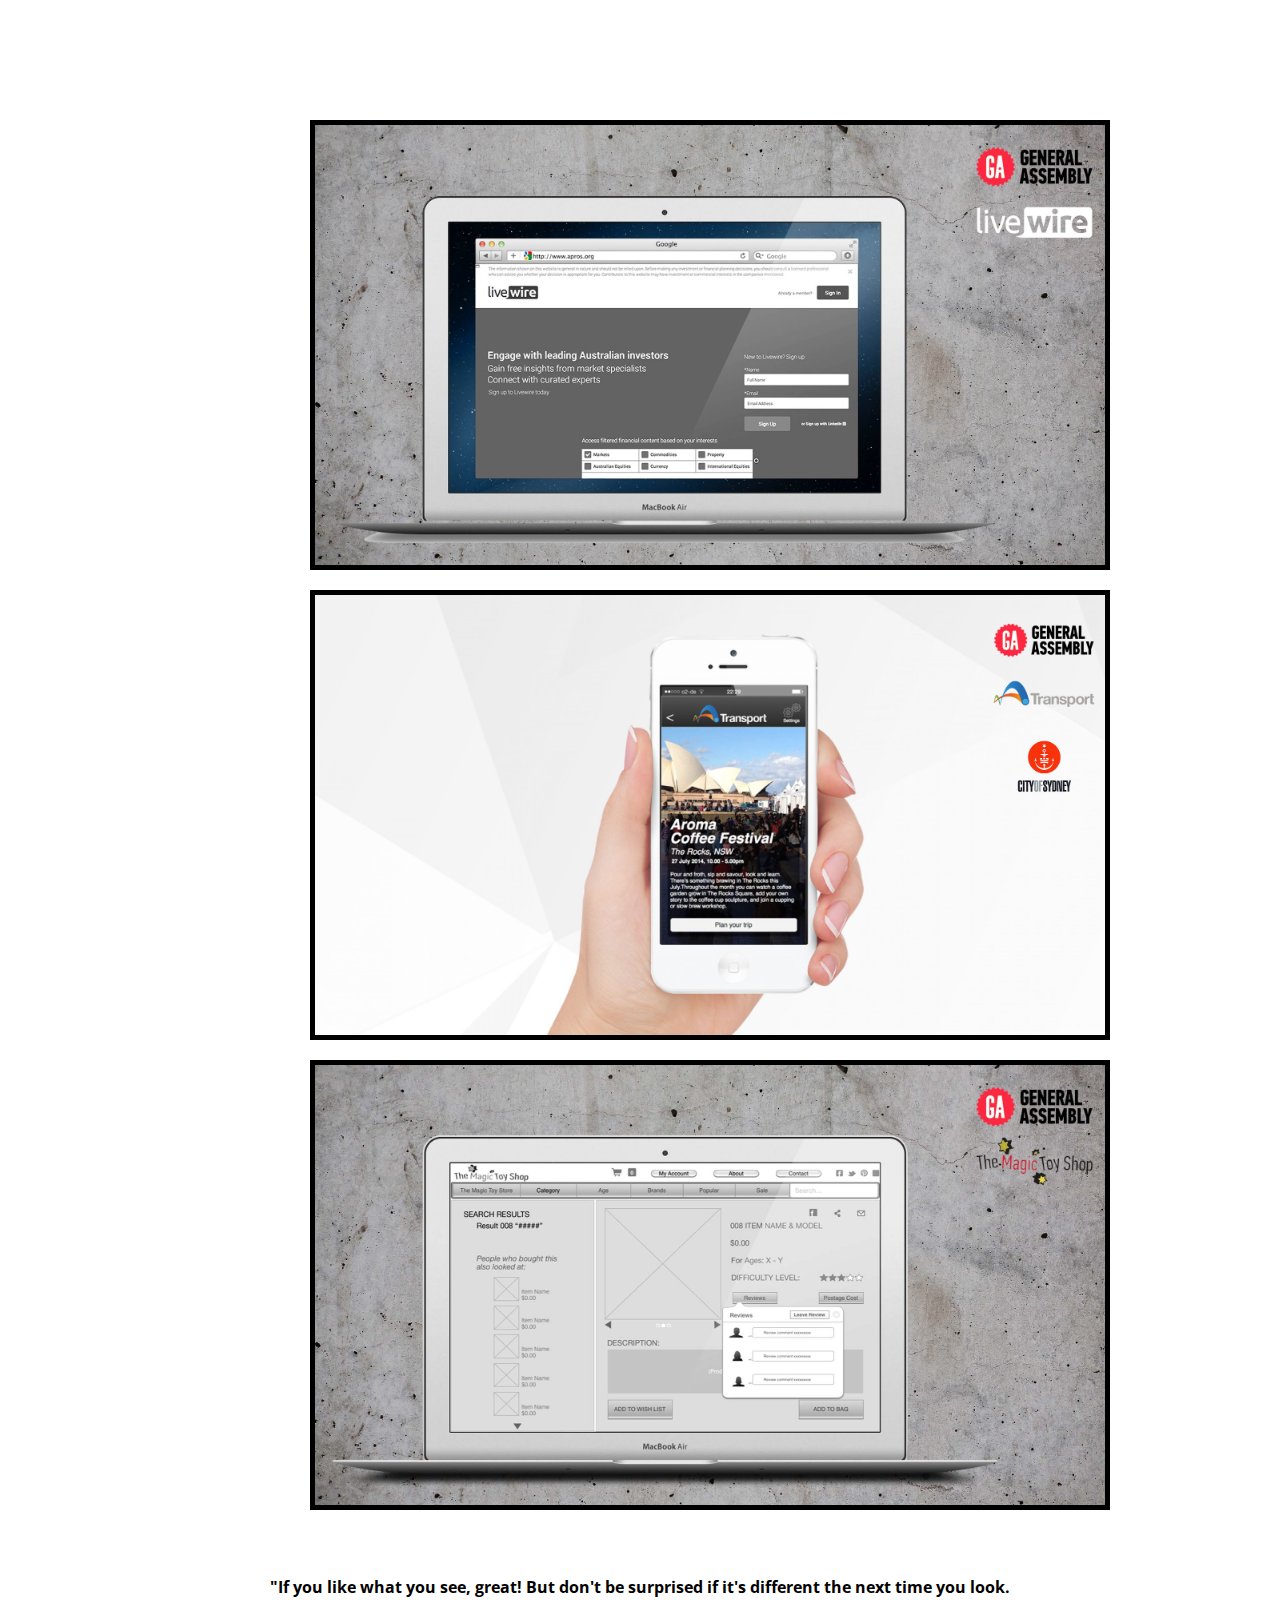
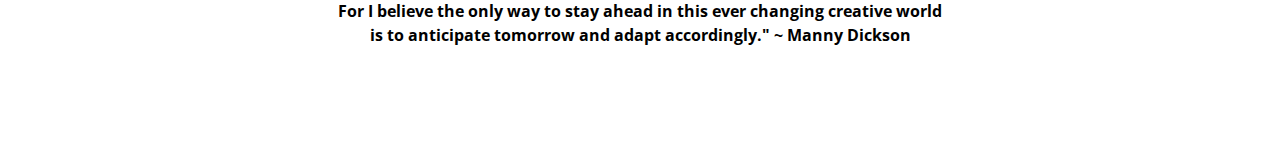
<file: uxdesign.html>
<!DOCTYPE html>
<html>
  <head>
    <title>Manny Dickson</title>
    <link rel="stylesheet" type="text/css" href="other/slick/slick.css"/>
    <link rel="stylesheet" href="css/style.css"/>
  </head>
  <body>
    <nav data-scrolled="true" class="non-static">
      <div class="logo"><a href="index.html">
          <div>
            <?xml version="1.0" encoding="utf-8"?>
            <!-- Generator: Adobe Illustrator 14.0.0, SVG Export Plug-In . SVG Version: 6.00 Build 43363)  -->
            <!DOCTYPE svg PUBLIC "-//W3C//DTD SVG 1.1//EN" "http://www.w3.org/Graphics/SVG/1.1/DTD/svg11.dtd">
            <svg version="1.1" id="Layer_1" xmlns="http://www.w3.org/2000/svg" xmlns:xlink="http://www.w3.org/1999/xlink" x="0px" y="0px"
            	 width="850px" height="300px" viewBox="0 0 850 300" enable-background="new 0 0 850 300" xml:space="preserve">
            <g>
            	<path d="M796.303,165.103c-0.353,0.272-0.907,0.635-1.647,1.073c-1.48,0.896-3.739,1.995-6.687,3.315
            		c-0.737,0.32-1.536,0.711-2.277,0.974c-0.769,0.26-1.582,0.427-2.402,0.401c-1.641-0.034-3.283-0.882-4.827-2.279
            		c-3.101-2.813-5.852-7.148-9.368-11.509c-1.731-2.19-3.669-4.494-5.796-6.703c-1.095-1.125-2.274-2.247-3.693-3.296
            		c-1.414-1.014-3.153-2.073-5.519-2.318c-1.164-0.117-2.412,0.065-3.493,0.454c-1.085,0.39-2.008,0.945-2.818,1.533
            		c-1.608,1.189-2.846,2.507-4.015,3.829c-2.31,2.654-4.354,5.372-6.495,8.076c-2.102,2.692-4.31,5.476-6.512,8.015
            		c-1.078,1.214-2.248,2.371-3.323,3.115c-0.345,0.249-0.675,0.414-0.908,0.508c-0.01-0.015-0.016-0.021-0.025-0.038
            		c-0.095-0.171-0.21-0.402-0.311-0.691c-0.209-0.571-0.386-1.284-0.515-2.044c-0.264-1.524-0.372-3.221-0.398-4.932
            		c-0.03-1.714,0.02-3.473,0.14-5.207l0.049-0.643l0.064-0.662c0.051-0.53,0.086-1.034,0.112-1.544
            		c0.052-1.016,0.066-2.031,0.035-3.06c-0.063-2.061-0.3-4.163-0.977-6.405c-0.353-1.12-0.825-2.288-1.607-3.462
            		c-0.769-1.159-1.939-2.357-3.47-3.083c-1.521-0.743-3.196-0.918-4.586-0.794c-1.362,0.089-2.805,0.585-3.454,0.8
            		c-1.803,0.564-3.59,1.174-5.354,1.834c-7.045,2.652-13.804,6.116-19.561,10.742c-1.173,0.952-2.282,1.944-3.354,2.972
            		c-1.541-0.879-2.829-1.59-3.808-2.145c-1.522-0.835-2.335-1.281-2.335-1.281s1.919,1.49,5.365,4.165
            		c-1.27,1.272-2.465,2.617-3.58,4.062c-0.61,0.751-1.054,1.421-1.522,2.1l-0.351,0.508l-0.093,0.132l-0.045,0.071l-0.091,0.142
            		l-0.18,0.283c-0.243,0.372-0.474,0.761-0.701,1.153c-0.454,0.783-0.883,1.6-1.253,2.493c-0.368,0.89-0.696,1.844-0.861,2.974
            		c-0.164,1.099-0.158,2.502,0.501,3.881c0.311,0.682,0.797,1.286,1.315,1.757c0.523,0.456,1.089,0.816,1.619,1.044
            		c1.078,0.486,2.066,0.669,2.989,0.775c0.926,0.097,1.793,0.099,2.625,0.055c3.328-0.188,6.203-0.891,9.013-1.652
            		c1.412-0.406,2.8-0.886,4.158-1.572c0.677-0.334,1.352-0.75,2-1.27c0.64-0.523,1.28-1.2,1.704-2.124
            		c0.438-0.915,0.513-2.06,0.263-2.951c-0.229-0.91-0.66-1.604-1.101-2.191c-0.898-1.161-1.921-1.971-2.9-2.65
            		c-2.487-1.681-4.788-3.088-6.867-4.323c0.499-0.396,0.999-0.79,1.518-1.164c5.229-3.841,11.438-6.821,18.028-9.17
            		c1.658-0.568,3.325-1.137,5.021-1.652c1.087-0.35,1.401-0.437,1.879-0.473c0.432-0.027,0.647,0.035,0.783,0.106
            		c0.134,0.075,0.33,0.205,0.584,0.571c0.249,0.357,0.505,0.903,0.709,1.54c0.417,1.286,0.621,2.885,0.719,4.509
            		c0.048,0.814,0.06,1.648,0.041,2.477c-0.01,0.412-0.028,0.831-0.054,1.22l-0.104,1.455c-0.109,1.947-0.146,3.878-0.085,5.841
            		c0.074,1.964,0.225,3.942,0.624,6.021c0.202,1.039,0.469,2.108,0.909,3.243c0.463,1.122,1.041,2.396,2.415,3.629
            		c0.685,0.603,1.64,1.138,2.663,1.366c1.019,0.235,2.03,0.18,2.832-0.006c1.622-0.387,2.723-1.078,3.661-1.743
            		c1.857-1.36,3.171-2.831,4.427-4.3c2.382-2.918,4.434-5.743,6.501-8.579c2.034-2.82,3.966-5.636,5.928-8.102
            		c0.98-1.219,1.979-2.353,2.951-3.158c0.485-0.397,0.953-0.698,1.373-0.881c0.423-0.177,0.789-0.261,1.209-0.251
            		c0.829-0.002,1.961,0.477,3.072,1.186c1.119,0.707,2.223,1.603,3.275,2.549c2.164,1.948,4.099,3.933,5.957,5.96
            		c1.846,2.015,3.568,4.025,5.313,5.903c1.736,1.878,3.463,3.67,5.414,5.123c0.977,0.72,2.024,1.349,3.158,1.769
            		c1.126,0.429,2.344,0.6,3.468,0.496c1.129-0.097,2.141-0.438,3.022-0.852c0.901-0.438,1.576-0.91,2.277-1.322
            		c2.782-1.669,4.891-3.182,6.237-4.287c0.681-0.548,1.169-1.012,1.476-1.343c0.313-0.326,0.437-0.526,0.437-0.526
            		S796.662,164.837,796.303,165.103 M694.297,164.089c0.81,0.678,1.549,1.429,2.04,2.221c0.242,0.389,0.404,0.783,0.431,1.079
            		c0.036,0.306-0.021,0.471-0.156,0.685c-0.258,0.438-1.127,1.043-2.17,1.46c-1.044,0.437-2.26,0.77-3.531,1.034
            		c-2.573,0.504-5.406,0.904-8.056,0.826c-1.297-0.032-2.633-0.269-3.292-0.647c-0.329-0.195-0.365-0.305-0.35-0.358
            		c-0.006-0.051-0.046-0.296,0.064-0.752c0.095-0.438,0.312-1.001,0.604-1.576c0.281-0.576,0.634-1.182,1.031-1.785
            		c0.199-0.302,0.4-0.605,0.623-0.908l0.162-0.228l0.082-0.114l0.04-0.057c-0.083,0.118,0.004-0.003-0.002,0.009l0.382-0.485
            		c0.51-0.648,1.03-1.328,1.515-1.834c1.176-1.322,2.51-2.628,3.938-3.872C689.667,160.353,691.914,162.119,694.297,164.089
            		 M726.249,170.382c0,0-0.001,0-0.002,0.001C726.203,170.393,726.212,170.386,726.249,170.382"/>
            	<path d="M667.945,155.99c-1.045-1.257-2.204-1.712-3.168-2.056c-0.985-0.322-1.896-0.491-2.776-0.592
            		c-0.879-0.104-1.731-0.146-2.541-0.167l-2.289-0.066c-1.515-0.049-3.028-0.106-4.461-0.205c-3.118-0.176-2.722-1.755-0.579-3.055
            		c0.973-0.677,2.154-1.313,3.415-1.852c1.262-0.54,2.598-1.024,3.961-1.453c1.35-0.414,2.801-0.83,4.104-1.117v-0.001l1.452-1.059
            		c0.892-0.652,1.356-1.795,1.09-2.938c-0.355-1.528-1.884-2.478-3.412-2.122c-0.087,0.02-0.175,0.038-0.263,0.058l-0.002-0.02
            		h-0.005c-1.697,0.309-3.211,0.656-4.792,1.119c-0.985,0.285-1.966,0.617-2.945,0.978l-0.27,0.091
            		c-0.679,0.208-1.335,0.515-1.999,0.769c-0.665,0.253-1.319,0.537-1.961,0.854c-0.644,0.309-1.293,0.59-1.913,0.949
            		c-0.624,0.354-1.248,0.653-1.864,1.052c-0.602,0.388-1.254,0.759-1.8,1.159c-3.19,2.139-5.657,5.444-6.678,8.916
            		c2.476-3.863,5.387-5.353,6.161-5.685c-0.014,0.034-0.029,0.063-0.043,0.098c-0.436,1.203-0.547,2.62-0.3,3.858
            		c0.056,0.312,0.134,0.608,0.221,0.9c0.041,0.148,0.095,0.282,0.143,0.423l0.076,0.208l0.103,0.246l0.03,0.065l0.154,0.315
            		c0.127,0.238,0.269,0.473,0.421,0.695c0.299,0.396,0.619,0.749,0.995,1.033c0.377,0.314,0.729,0.485,1.096,0.678
            		c0.316,0.13,0.691,0.29,0.96,0.354c0.601,0.176,1.104,0.256,1.579,0.318c0.955,0.126,1.772,0.151,2.596,0.18
            		c1.622,0.029,3.167-0.012,4.712-0.048l2.299-0.063c0.719-0.021,1.396-0.021,2.041,0.018c2.173,0,2.361,1.156,1.887,1.766
            		c-0.614,1.062-1.52,2.174-2.471,3.246c-0.952,1.068-2.02,2.141-3.062,3.171c-2.102,2.048-4.371,3.878-6.901,5.428
            		c-2.524,1.559-5.281,2.821-8.173,3.951c1.546-0.069,3.107-0.212,4.646-0.521c5.406-0.757,10.413-3.944,12.97-5.857
            		c1.284-0.954,2.491-1.931,3.691-3.035c1.189-1.105,2.346-2.278,3.388-3.793c0.51-0.775,1.022-1.616,1.34-2.815
            		c0.154-0.594,0.241-1.316,0.126-2.114C668.824,157.458,668.453,156.605,667.945,155.99"/>
            	<path d="M635.319,158.848c-0.43,0.549-0.906,1.06-1.36,1.581c-0.437,0.533-0.907,1.033-1.367,1.536
            		c-0.445,0.515-0.955,0.968-1.406,1.461c-0.453,0.495-0.96,0.927-1.43,1.388c-0.999,0.859-1.961,1.721-2.996,2.426
            		c-0.503,0.377-1.039,0.679-1.558,0.992c-0.271,0.136-0.525,0.289-0.784,0.437l-0.789,0.386c-1.056,0.48-2.13,0.796-3.177,0.956
            		c-0.522,0.087-1.04,0.14-1.554,0.137c-0.512,0.033-1.019-0.006-1.52-0.059c-0.503-0.042-1-0.135-1.481-0.257
            		c-0.245-0.049-0.479-0.116-0.708-0.187l-0.318-0.111l-0.139-0.051c-0.007-0.001-0.018-0.005-0.027-0.009
            		c-1.39-1.091-2.731-2.217-3.955-3.398c-0.646-0.629-1.266-1.271-1.819-1.928c-0.572-0.651-1.054-1.322-1.477-1.987
            		c-0.835-1.354-1.218-2.601-1.098-3.804c0.117-1.216,0.812-2.633,1.835-4.072c0.506-0.72,1.079-1.445,1.682-2.179l1.856-2.226
            		l3.651-4.517c1.243-1.517,2.425-3.099,3.6-4.724c1.159-1.631,2.264-3.285,3.218-5.076c-0.888,0.514-1.735,1.064-2.566,1.63
            		c-0.838,0.555-1.651,1.128-2.452,1.71c-0.794,0.594-1.59,1.161-2.357,1.792c-0.777,0.615-1.553,1.234-2.3,1.882
            		c-0.753,0.646-1.513,1.261-2.25,1.956l-2.232,2.042c-0.742,0.685-1.358,1.424-2.058,2.172c-0.68,0.754-1.363,1.537-2.027,2.393
            		c-0.663,0.855-1.312,1.787-1.871,2.856c-0.316,0.604-0.594,1.265-0.817,1.963c0.124-1.088,0.253-2.206,0.385-3.364
            		c0.03-0.278,0.062-0.566,0.091-0.85c0.729-1.107,1.47-2.218,2.226-3.33c2.288-3.382,4.499-6.913,6.401-10.651
            		c1.88-3.746,3.449-7.702,4.508-11.813c1.101-4.103,1.649-8.347,1.831-12.582c0.037-1.06,0.054-2.119,0.034-3.177
            		c0.006-1.119-0.094-2.179-0.164-3.208c-0.162-2.074-0.368-4.129-0.609-6.181c-0.242-2.053-0.524-4.098-0.884-6.148
            		c-0.374-2.058-0.772-4.088-1.511-6.256c-0.191-0.547-0.407-1.104-0.713-1.711c-0.154-0.304-0.331-0.62-0.566-0.964
            		c-0.231-0.363-0.573-0.66-0.935-1.26c-0.207-0.289-0.445-0.647-0.885-0.958c-0.414-0.311-1.032-0.549-1.696-0.559
            		c-1.36-0.021-2.434,0.607-2.985,1.057c-0.595,0.482-0.923,0.908-1.199,1.286c-0.273,0.381-0.465,0.717-0.636,1.039
            		c-0.659,1.272-0.997,2.328-1.326,3.384c-0.315,1.048-0.57,2.06-0.799,3.06c-0.905,4.002-1.444,7.78-1.907,11.603
            		c-0.466,3.655-0.785,7.421-1.027,10.998c-0.522,7.144-0.672,13.872-0.874,20.075c-0.156,6.205-0.219,11.886-0.25,16.92
            		c0,0.231,0,0.452,0,0.681l-0.16,0.23c-0.269,0.371-0.567,0.797-0.868,1.174c-0.62,0.77-1.238,1.535-1.854,2.301
            		c-0.602,0.775-1.281,1.478-1.912,2.215l-0.977,1.075l-1.026,1.016c-1.341,1.372-2.758,2.633-4.208,3.796
            		c-2.89,2.335-5.984,4.199-9.054,5.438c-1.548,0.581-3.084,0.992-4.584,1.228c-0.375,0.063-0.75,0.109-1.124,0.128
            		c-0.384,0.04-0.729,0.044-1.062,0.046l-0.254,0.006l-0.329-0.006l-0.671-0.01c-0.048,0,0.106-0.004,0.007-0.005l-0.071-0.004
            		l-0.145-0.009l-0.287-0.019c-0.192-0.008-0.378-0.032-0.564-0.048c-1.49-0.142-2.853-0.431-3.927-0.874
            		c-1.073-0.463-1.823-1.029-2.378-1.751c-1.132-1.409-1.521-4.012-1.332-6.672c0.178-2.674,0.881-5.384,1.771-7.835
            		c0.465-1.228,0.943-2.384,1.567-3.413c0.356-0.541,0.709-1.074,1.056-1.599c0.36-0.512,0.714-1.016,1.063-1.513
            		c1.419-1.959,2.841-3.7,4.283-5.089c1.431-1.399,2.907-2.444,4.267-2.853c1.355-0.429,2.541-0.139,3.463,0.553
            		c0.922,0.685,1.533,1.617,1.934,2.391c0.395,0.787,0.593,1.458,0.694,1.883c0.022,0.103,0.044,0.194,0.062,0.272
            		c0.015,0.09,0.018,0.172,0.071,0.231c0.103,0.12,0.271,0.173,0.259,0.174l0.818-0.054c-0.012,0,0.149-0.075,0.234-0.208
            		c0.075-0.123,0.021-0.323,0.009-0.623c-0.055-0.56-0.174-1.35-0.512-2.356c-0.359-0.988-0.902-2.227-2.089-3.416
            		c-0.592-0.586-1.384-1.135-2.357-1.462c-0.97-0.333-2.093-0.408-3.179-0.234c-1.089,0.171-2.148,0.551-3.164,1.057
            		c-0.983,0.535-1.979,1.146-2.889,1.885c-1.859,1.452-3.59,3.241-5.251,5.256c-0.821,1.013-1.646,2.072-2.45,3.188
            		c-0.909,1.161-1.752,2.426-2.5,3.744c-1.503,2.651-2.798,5.598-3.57,9.048c-0.387,1.729-0.582,3.599-0.429,5.638
            		c0.19,2.011,0.768,4.284,2.182,6.276c0.691,0.99,1.55,1.899,2.517,2.627c0.971,0.726,2.023,1.29,3.083,1.714
            		c2.127,0.852,4.269,1.136,6.313,1.183c0.255,0.003,0.514,0.012,0.766,0.005l0.841-0.016l0.67-0.04l0.343-0.025l0.418-0.044
            		c0.563-0.056,1.116-0.125,1.628-0.226c0.524-0.082,1.043-0.195,1.557-0.33c2.064-0.5,4.029-1.309,5.852-2.31
            		c3.642-2.016,6.718-4.752,9.465-7.704c0.717-0.716,1.324-1.523,1.995-2.278c0.68-0.749,1.277-1.562,1.904-2.353l0.933-1.194
            		l0.881-1.233c0.588-0.82,1.225-1.61,1.773-2.461c0.169-0.251,0.339-0.504,0.509-0.756c0.013,2.825,0.05,5.369,0.149,7.652
            		c0.136,3.642,0.327,6.479,0.433,8.42c0.15,1.937,0.23,2.97,0.23,2.97c0.016,0.198,0.174,0.362,0.378,0.378
            		c0.228,0.017,0.425-0.152,0.442-0.378c0,0,0.085-1.031,0.245-2.963c0.154-1.931,0.358-4.769,0.702-8.348
            		c0.118-1.585,0.28-3.334,0.478-5.222c0.053,0.443,0.122,0.882,0.226,1.304c0.312,1.266,0.806,2.422,1.386,3.441
            		c1.162,2.048,2.575,3.73,4.047,5.25c1.475,1.52,3.017,2.895,4.587,4.204c0.067,0.056,0.15,0.118,0.227,0.167l0.048,0.031
            		l0.413,0.265l0.329,0.186c0.216,0.121,0.421,0.22,0.633,0.322c0.418,0.195,0.837,0.373,1.263,0.521
            		c0.854,0.282,1.727,0.485,2.61,0.604c0.887,0.087,1.779,0.127,2.66,0.06c0.882-0.073,1.748-0.232,2.588-0.446
            		c1.677-0.464,3.215-1.204,4.601-2.074c0.691-0.439,1.348-0.907,1.963-1.417c0.592-0.529,1.188-1.049,1.713-1.62
            		c0.551-0.55,1.042-1.137,1.531-1.72c0.486-0.582,0.903-1.215,1.334-1.826c0.393-0.634,0.82-1.243,1.174-1.89
            		c0.368-0.638,0.717-1.286,1.021-1.949c0.312-0.661,0.637-1.309,0.902-1.983c0.261-0.678,0.541-1.341,0.765-2.026
            		c0.481-1.356,0.857-2.746,1.173-4.145c-0.47,0.548-0.93,1.096-1.365,1.65C636.237,157.782,635.746,158.299,635.319,158.848
            		 M607.562,89.172c0.055,0.056,0.137,0.165,0.221,0.296c0.129,0.2,0.265,0.46,0.397,0.735c-0.182-0.074-0.335-0.174-0.434-0.287
            		c-0.21-0.217-0.242-0.435-0.255-0.572C607.518,89.054,607.502,89.135,607.562,89.172 M603.379,135.78
            		c0.581-6.154,1.258-12.817,2.048-19.802c0.417-3.486,0.863-6.968,1.414-10.693c0.536-3.556,1.209-7.301,2.05-10.84
            		c0.119-0.486,0.246-0.965,0.377-1.435c0.29,0.891,0.557,1.821,0.809,2.75c0.505,1.883,0.949,3.821,1.357,5.778
            		c0.408,1.959,0.775,3.944,1.104,5.931c0.152,1.004,0.339,1.977,0.395,2.91c0.09,0.991,0.146,1.984,0.183,2.981
            		c0.144,3.983-0.184,8.004-1.021,11.929c-0.85,3.922-2.19,7.748-3.965,11.365c-1.641,3.441-3.695,6.664-5.826,9.831
            		c0.066-0.616,0.132-1.236,0.199-1.867C602.779,141.811,603.072,138.86,603.379,135.78"/>
            	<path d="M382.288,137.729c-1.655-1.026-3.829-0.516-4.855,1.139l-0.002,0.002c-3.903,5.86-7.823,11.707-12.031,17.28
            		c-2.083,2.799-4.229,5.541-6.488,8.124c-1.128,1.291-2.29,2.534-3.485,3.697c-1.195,1.151-2.441,2.237-3.684,3.056
            		c-0.617,0.408-1.238,0.74-1.762,0.924c-0.532,0.188-0.881,0.188-0.978,0.172c-0.093,0.001-0.304-0.082-0.588-0.535
            		c-0.271-0.432-0.513-1.089-0.689-1.799c-0.352-1.444-0.493-3.11-0.532-4.784c-0.038-1.681,0.024-3.399,0.142-5.124
            		c0.24-3.452,0.693-6.93,1.251-10.396c0.279-1.733,0.588-3.465,0.921-5.193c0.124-0.673,0.265-1.343,0.393-2.016
            		c0.164-0.673,0.368-1.549,0.368-2.002c0-0.72-0.368-1.303-1.002-1.457c-0.013-0.014-0.022-0.027-0.036-0.042
            		c-0.025,0.007-0.042,0.016-0.066,0.024c-0.076-0.013-0.152-0.024-0.234-0.024c-0.774,0-1.434,1.243-1.693,2.077
            		c-0.025,0.053-0.065,0.104-0.084,0.159c-0.269,0.855-0.477,1.725-0.708,2.59c-0.448,1.733-0.872,3.474-1.267,5.223
            		c-0.79,3.5-1.48,7.033-1.96,10.641c-0.238,1.807-0.421,3.63-0.496,5.497c-0.067,1.869-0.054,3.771,0.299,5.809
            		c0.193,1.021,0.458,2.085,1.037,3.214c0.295,0.562,0.676,1.144,1.217,1.684c0.535,0.539,1.244,1.018,2.021,1.301
            		c1.593,0.585,3.101,0.358,4.248,0.028c1.172-0.347,2.139-0.838,3.031-1.358c1.776-1.052,3.264-2.254,4.688-3.49
            		c1.41-1.245,2.736-2.535,4.009-3.856c2.545-2.64,4.912-5.383,7.204-8.169c1.874-2.322,3.693-4.676,5.482-7.046
            		c-0.026,0.511-0.062,1.021-0.08,1.534c-0.213,4.646-0.406,9.292-0.561,13.94l-1.005,27.891c-0.185,4.646-0.292,9.299-0.422,13.948
            		l-0.19,6.976c-0.076,2.325-0.09,4.652-0.131,6.979l-0.212,13.959c-0.048,2.326-0.069,4.654,0.126,6.992
            		c0.091,1.169,0.226,2.34,0.42,3.515c0.189,1.174,0.415,2.35,0.784,3.532c0.486-1.14,0.832-2.286,1.14-3.434
            		c0.312-1.149,0.565-2.3,0.776-3.453c0.432-2.307,0.649-4.624,0.838-6.943l1.213-13.907c0.196-2.319,0.42-4.637,0.581-6.956
            		l0.523-6.958c0.346-4.64,0.713-9.277,1.003-13.919l1.845-27.848c0.321-4.64,0.602-9.282,0.864-13.926
            		c0.157-2.321,0.206-4.646,0.314-6.969c0.096-2.324,0.144-4.65,0.168-6.977l0.004-0.296
            		C383.965,139.567,383.373,138.403,382.288,137.729"/>
            	<path d="M274.105,154.992c-1.969,1.556-4.375,3.427-7.073,5.641c-2.484,2.011-5.271,4.269-8.238,6.76
            		c0.255-1.174,0.556-2.393,0.877-3.608c0.618-2.321,1.288-4.723,2.021-7.167c0.371-1.238,0.747-2.489,1.126-3.753
            		c0.352-1.208,0.762-2.666,1.049-4.099c0.277-1.47,0.567-2.95,0.462-4.912c-0.006-0.231-0.062-0.538-0.098-0.804l-0.069-0.415
            		l-0.134-0.489l-0.152-0.484c-0.058-0.166-0.164-0.379-0.255-0.563c-0.096-0.19-0.196-0.375-0.307-0.56
            		c-0.15-0.211-0.313-0.418-0.486-0.615c-0.307-0.389-0.828-0.762-1.321-1.055c-0.486-0.246-1.1-0.471-1.564-0.527
            		c-0.243-0.036-0.488-0.061-0.733-0.075c-0.239-0.011-0.411,0.009-0.621,0.021c-0.431,0.025-0.757,0.095-1.072,0.172
            		c-1.256,0.321-2.077,0.775-2.86,1.216c-0.776,0.447-1.426,0.916-2.073,1.392c-1.265,0.957-2.395,1.962-3.483,2.989
            		c-1.082,1.019-2.139,2.098-3.125,3.141c-0.973,1.029-1.949,2.062-2.927,3.096c-1.946,2.077-3.901,4.162-5.855,6.248
            		c-1.935,2.106-3.87,4.215-5.798,6.314c-0.17,0.188-0.338,0.372-0.508,0.56c0.182-1.861,0.389-3.726,0.61-5.57
            		c0.172-1.313,0.342-2.617,0.51-3.907c0.09-0.667,0.18-1.331,0.269-1.99c0.071-0.666,0.159-1.251,0.216-1.975
            		c0.12-1.438,0.22-2.789,0.147-4.281c-0.01-0.364-0.023-0.73-0.082-1.138c-0.063-0.413-0.064-0.752-0.187-1.219l-0.162-0.66
            		c-0.031-0.113-0.052-0.212-0.094-0.333l-0.156-0.387c-0.109-0.257-0.224-0.509-0.345-0.756c-0.182-0.293-0.401-0.591-0.626-0.864
            		c-0.182-0.263-0.577-0.562-0.929-0.801c-0.353-0.26-0.755-0.42-1.188-0.532c-0.213-0.059-0.428-0.106-0.641-0.142
            		c-0.187-0.014-0.367-0.013-0.552-0.011c-0.358,0.01-0.768,0.033-1.011,0.114c-0.278,0.071-0.558,0.151-0.824,0.241l-0.639,0.296
            		c-0.45,0.203-0.722,0.424-1.083,0.642c-1.262,0.884-2.168,1.796-3.019,2.725c-1.677,1.853-3.046,3.705-4.309,5.516
            		c-1.253,1.795-2.401,3.622-3.375,5.292c-0.248,0.422-0.493,0.838-0.735,1.249c-0.251,0.385-0.497,0.764-0.741,1.138
            		c-0.494,0.745-0.942,1.494-1.459,2.168c-1.974,2.768-3.904,5.032-5.744,6.615c-1.836,1.581-3.53,2.525-4.79,2.892
            		c-1.025,0.309-1.695,0.272-1.914,0.248c0.013-0.004,0.026-0.007,0.039-0.011c-0.48,0.017-0.941-0.053-1.323-0.244
            		c-0.384-0.189-0.657-0.507-0.835-0.874c-0.355-0.742-0.392-1.641-0.385-2.512c0.055-1.769,0.486-3.56,0.956-5.289l0.191-0.63
            		l0.186-0.784c0.113-0.443,0.213-0.951,0.308-1.429c0.091-0.483,0.174-0.974,0.243-1.48c0.061-0.515,0.121-1.026,0.114-1.633
            		c-0.002-0.299-0.014-0.619-0.102-1.033l-0.079-0.317c-0.042-0.128-0.106-0.279-0.167-0.413c-0.044-0.116-0.167-0.317-0.313-0.499
            		c-0.075-0.091-0.136-0.169-0.233-0.261c-0.117-0.104-0.246-0.2-0.382-0.285c-0.256-0.174-0.592-0.283-0.934-0.333
            		c-0.342-0.047-0.57-0.008-0.855,0.039c-0.221,0.052-0.383,0.114-0.57,0.191c-0.149,0.069-0.257,0.133-0.385,0.207
            		c-0.425,0.268-0.696,0.516-0.929,0.741c-0.469,0.457-0.807,0.876-1.142,1.303c-0.333,0.436-0.617,0.828-0.924,1.319l0.196-0.3
            		c-1.854,2.07-3.716,4.123-5.6,6.12c-1.892,1.984-3.804,3.937-5.776,5.659c-0.652,0.574-1.316,1.127-1.968,1.612
            		c0.03-0.137,0.062-0.277,0.097-0.432c0.163-0.565,0.291-1.136,0.509-1.69c0.362-1.123,0.899-2.202,1.446-3.276
            		c0.586-1.062,1.216-2.114,1.958-3.115c0.725-1.01,1.531-1.979,2.38-2.925c0.835-0.956,1.757-1.857,2.695-2.744
            		c1.906-1.747,3.946-3.406,6.111-4.917c1.083-0.754,2.189-1.483,3.308-2.184c1.101-0.684,2.317-1.384,3.351-1.916l0.37-0.19
            		c1.543-0.8,2.249-2.659,1.58-4.299c-0.709-1.739-2.692-2.573-4.431-1.865c-0.12,0.049-0.241,0.097-0.362,0.146l-0.001-0.004
            		c-0.024,0.011-0.045,0.021-0.069,0.032c-0.833,0.333-1.675,0.661-2.466,1.044c-0.91,0.473-1.871,0.886-2.727,1.415
            		c-0.874,0.509-1.765,1-2.58,1.573c-0.831,0.554-1.669,1.098-2.454,1.695c-0.798,0.584-1.601,1.16-2.35,1.792
            		c-0.762,0.618-1.528,1.229-2.254,1.878c-0.736,0.638-1.478,1.27-2.174,1.946c-0.705,0.666-1.42,1.32-2.099,2.006
            		c-0.686,0.681-1.373,1.359-2.029,2.065c-0.658,0.704-1.333,1.389-1.97,2.109c-1.283,1.432-2.544,2.876-3.751,4.364
            		c-1.222,1.475-2.375,3.006-3.519,4.534c-1.151,1.523-2.228,3.108-3.281,4.701l4.35-3.703c1.432-1.241,2.908-2.432,4.351-3.643
            		c0.043-0.035,0.085-0.069,0.127-0.104c-0.16,0.436-0.312,0.875-0.445,1.323c-0.263,0.763-0.432,1.562-0.622,2.351
            		c-0.165,0.789-0.321,1.766-0.403,2.517l-0.075,1.047l-0.019,0.262l-0.009,0.131l-0.015,0.233l-0.002,0.085l-0.001,0.145
            		c0.003,0.344,0.032,0.65,0.073,0.976c0.098,0.647,0.257,1.354,0.69,2.183c0.409,0.807,1.277,1.799,2.435,2.277
            		c1.139,0.476,2.151,0.443,2.928,0.333c0.363-0.065,0.693-0.151,1.017-0.246l0.822-0.316c0.968-0.447,1.715-0.956,2.393-1.459
            		c1.347-1.014,2.434-2.068,3.488-3.139c1.054-1.068,1.993-2.181,2.935-3.288c0.928-1.112,1.826-2.233,2.685-3.379
            		c1.626-2.14,3.153-4.329,4.642-6.536c-0.005,0.193-0.01,0.386-0.021,0.593l-0.015,0.353l-0.008,0.176l-0.004,0.088l-0.002,0.044
            		l-0.001,0.012c-0.017,0.098,0.024-0.128,0.019-0.102l-0.001,0.007l-0.004,0.028l-0.077,0.748c-0.166,1.953-0.147,3.919,0.211,5.887
            		c0.2,0.974,0.49,1.991,1.193,2.815c0.346,0.403,0.825,0.721,1.335,0.819c0.482,0.103,0.956,0.017,1.378-0.114
            		c0.071,0.026,0.219,0.075,0.461,0.116c0.347,0.071,0.876,0.11,1.566,0.05c1.368-0.141,3.383-0.732,5.587-2.109
            		c2.214-1.351,4.658-3.369,7.083-6c0.636-0.633,1.22-1.358,1.854-2.081c0.313-0.365,0.631-0.735,0.954-1.11
            		c0.295-0.374,0.595-0.753,0.898-1.138c1.219-1.563,2.401-3.123,3.791-4.705c1.364-1.574,2.846-3.172,4.438-4.589
            		c0.69-0.604,1.409-1.197,2.077-1.614c0.001,0.079,0.004,0.158,0.01,0.227c0.022,0.213,0.011,0.476-0.002,0.742
            		c-0.017,1.03-0.184,2.224-0.357,3.346c-0.469,2.522-0.948,5.102-1.436,7.724c-0.486,2.674-0.909,5.41-1.237,8.264
            		c-0.159,1.434-0.295,2.885-0.329,4.486c-0.002,0.41,0.003,0.829,0.029,1.283c0.037,0.48,0.06,0.931,0.218,1.631
            		c0.085,0.345,0.18,0.766,0.536,1.434c0.12,0.206,0.234,0.384,0.395,0.592c0.112,0.137,0.233,0.27,0.361,0.394
            		c0.146,0.137,0.219,0.215,0.453,0.382c0.417,0.289,0.852,0.518,1.478,0.653c0.3,0.065,0.586,0.091,0.866,0.085
            		c0.27-0.003,0.603-0.043,0.802-0.093c0.998-0.247,1.442-0.623,1.829-0.937c0.097-0.084,0.18-0.165,0.266-0.253
            		c0.134-0.138,0.265-0.299,0.215-0.237l0.084-0.096l0.336-0.379c0.901-1.013,1.804-2.029,2.711-3.05
            		c0.968-1.034,1.938-2.071,2.911-3.11c1.938-2.08,3.884-4.17,5.83-6.259c1.938-2.1,3.876-4.201,5.807-6.293
            		c0.961-1.05,1.92-2.098,2.876-3.142c0.937-1.038,1.836-1.998,2.78-2.931c0.934-0.929,1.891-1.799,2.825-2.558
            		c0.176-0.14,0.351-0.275,0.525-0.408c-0.036,0.42-0.083,0.852-0.149,1.283c-0.175,1.207-0.422,2.327-0.734,3.665
            		c-0.298,1.28-0.593,2.547-0.885,3.801c-0.564,2.548-1.115,5.044-1.544,7.522c-0.418,2.498-0.841,4.869-0.913,7.508
            		c0.008,0.698-0.037,1.32,0.236,2.456c0.133,0.355,0.16,0.684,0.734,1.373c0.261,0.303,0.804,0.715,1.464,0.842
            		c0.633,0.13,1.241-0.009,1.568-0.155c0.373-0.157,0.595-0.319,0.805-0.495c0.036-0.028,0.156-0.14,0.191-0.177
            		c-0.099,0.094-0.007,0.005-0.019,0.017l0.073-0.076l0.292-0.302c0.776-0.803,1.538-1.591,2.284-2.361
            		c3-3.068,5.693-5.943,8.08-8.49c2.404-2.53,4.445-4.794,6.139-6.645c1.702-1.843,2.992-3.341,3.892-4.34
            		c0.886-1.014,1.358-1.555,1.358-1.555s-0.574,0.433-1.65,1.242C277.653,152.25,276.066,153.427,274.105,154.992 M175.017,168.198
            		c0.022-0.007,0.06-0.015,0.111-0.02c-0.036,0.009-0.072,0.016-0.106,0.03C175.008,168.199,174.997,168.199,175.017,168.198
            		 M193.761,153.013c0.003,0.007,0.008,0.014,0.015,0.021c0.017,0.023,0.04,0.091,0.063,0.172c-0.031-0.054-0.054-0.099-0.054-0.099
            		C193.771,153.08,193.761,153.034,193.761,153.013 M227.73,144.348c0.046-0.026-0.055,0.035-0.11,0.028
            		c-0.013,0-0.025-0.004-0.036-0.006c0.031-0.012,0.063-0.021,0.094-0.035C227.702,144.346,227.716,144.354,227.73,144.348
            		 M230.618,170.798c0.008,0.033,0.015,0.066,0.012,0.045C230.628,170.848,230.624,170.829,230.618,170.798 M257.479,144.216
            		c-0.009-0.028-0.016-0.054-0.019-0.062h0.01L257.479,144.216z M255.053,170.52c-0.038,0.035,0.028-0.03-0.096,0.087l0.113-0.106
            		c0.024-0.021,0.055-0.041,0.081-0.062l-0.017,0.015L255.053,170.52z"/>
            	<path d="M550.679,158.572c-0.371,0.342-0.725,0.699-1.082,1.054c-0.727,0.709-1.42,1.433-2.104,2.16
            		c-0.665,0.742-1.368,1.463-2.006,2.227c-1.305,1.509-2.579,3.045-3.797,4.616c-1.156,1.474-2.261,2.97-3.354,4.504
            		c-0.105,0.098-0.244,0.215-0.394,0.329c-0.115-0.803-0.105-1.816-0.059-2.836c0.047-1.039,0.161-2.116,0.299-3.197
            		c0.294-2.162,0.646-4.364,1.087-6.561c0.421-2.183,0.896-4.486,1.303-6.747c0.403-2.278,0.771-4.564,1.048-6.919
            		c0.127-1.188,0.236-2.369,0.236-3.698c-0.003-0.337-0.015-0.686-0.055-1.084c-0.06-0.415-0.063-0.807-0.394-1.586
            		c-0.09-0.195-0.226-0.447-0.46-0.722c-0.245-0.286-0.652-0.623-1.186-0.796c-0.527-0.179-1.078-0.149-1.419-0.065
            		c-0.351,0.082-0.615,0.207-0.793,0.308c-0.724,0.435-0.938,0.748-1.222,1.052c-0.956,1.171-1.485,2.172-2.089,3.218
            		c-0.579,1.031-1.111,2.058-1.632,3.08l-1.561,3.021c-0.515,0.978-1.054,1.985-1.589,2.763l-0.044,0.062
            		c-0.472,0.691-0.354,1.642,0.298,2.194c0.696,0.591,1.74,0.505,2.332-0.192c0.868-1.024,1.498-1.989,2.152-2.972l1.849-2.925
            		l0.493-0.779c-0.298,1.679-0.632,3.368-0.989,5.062c-0.456,2.227-0.958,4.387-1.458,6.679c-0.465,2.282-0.912,4.582-1.188,6.953
            		c-0.139,1.187-0.255,2.385-0.299,3.629c-0.045,1.247-0.025,2.516,0.222,3.965c0.145,0.73,0.312,1.514,0.86,2.476
            		c0.283,0.474,0.687,1.019,1.356,1.465c0.657,0.456,1.539,0.679,2.253,0.656c1.438-0.068,2.244-0.594,2.93-1.024
            		c0.692-0.479,1.169-0.898,1.758-1.529l0.049-0.053c0.079-0.085,0.15-0.181,0.211-0.284l2.973-5.052l2.957-5.092l1.477-2.553
            		c0.478-0.866,0.955-1.727,1.459-2.559c0.514-0.831,0.954-1.721,1.48-2.57c0.528-0.845,1.026-1.716,1.519-2.593
            		c-0.789,0.621-1.571,1.248-2.322,1.902C551.4,157.875,551.047,158.231,550.679,158.572 M539.743,143.509
            		C539.815,143.45,539.854,143.431,539.743,143.509 M537.189,173.906C537.144,173.917,537.147,173.915,537.189,173.906"/>
            	<path d="M342.081,152.883c-1.032,0.451-2.576,1.154-4.408,2.215c-1.83,1.068-4.035,2.413-6.443,4.114
            		c-2.416,1.688-5.1,3.654-7.913,5.934c-0.595,0.477-1.203,0.97-1.815,1.468c0.196-0.853,0.41-1.719,0.639-2.59
            		c0.542-2.031,1.108-4.125,1.732-6.248c0.314-1.062,0.631-2.133,0.95-3.212c0.163-0.557,0.326-1.114,0.49-1.675
            		c0.156-0.566,0.314-1.069,0.47-1.693c0.318-1.249,0.603-2.451,0.807-3.788c0.171-1.364,0.374-2.723,0.025-4.733
            		c-0.147-0.567-0.259-1.092-0.655-1.812c-0.096-0.173-0.164-0.32-0.296-0.505c-0.136-0.187-0.283-0.371-0.437-0.547
            		c-0.28-0.348-0.706-0.683-1.151-0.965c-0.438-0.296-0.918-0.444-1.406-0.597c-0.459-0.116-0.873-0.147-1.315-0.172
            		c-0.358,0.009-0.713,0.038-1.066,0.083c-0.287,0.056-0.573,0.122-0.857,0.195c-2.004,0.635-3.13,1.474-4.273,2.289
            		c-2.21,1.652-4.003,3.405-5.764,5.204c-3.334,3.586-6.515,7.036-9.678,10.554c-1.57,1.749-3.128,3.482-4.667,5.197
            		c-1.434,1.628-2.946,3.467-4.233,5.066c0.173-1.811,0.455-3.622,0.73-5.378c0.295-1.873,0.626-3.69,0.962-5.435
            		c0.174-0.873,0.345-1.728,0.512-2.562c0.087-0.433,0.173-0.862,0.257-1.286c0.078-0.425,0.153-0.79,0.21-1.256
            		c0.127-0.905,0.211-1.768,0.217-2.649c0.005-0.877-0.062-1.795-0.386-2.768c-0.111-0.256-0.203-0.499-0.347-0.745
            		c-0.182-0.25-0.329-0.499-0.57-0.709c-0.46-0.431-1.081-0.727-1.611-0.777c-1.088-0.143-1.859,0.16-2.529,0.429
            		c-1.313,0.593-2.28,1.311-3.134,1.977c-1.697,1.335-2.825,2.564-3.612,3.377c-0.773,0.827-1.15,1.298-1.15,1.298
            		s0.497-0.337,1.428-0.969c0.93-0.622,2.333-1.504,4.141-2.453c0.902-0.459,1.945-0.93,3.014-1.17
            		c0.518-0.109,1.071-0.132,1.328-0.017c0.075,0.015,0.111,0.055,0.131,0.086c0.044,0.007,0.033,0.076,0.058,0.091
            		c0.023,0.023,0.023,0.113,0.054,0.148c0.019,0.071,0.027,0.179,0.053,0.259c0.236,1.998-1.12,5.16-2.228,8.608
            		c-1.129,3.457-2.325,7.191-3.155,11.449c-0.209,1.072-0.382,2.176-0.471,3.402c-0.044,0.612-0.063,1.265-0.012,2.015
            		c0.032,0.384,0.082,0.797,0.21,1.301c0.15,0.502,0.318,1.145,1.02,1.971c0.214,0.223,0.418,0.421,0.694,0.611
            		c0.298,0.191,0.616,0.367,0.955,0.475c0.702,0.235,1.399,0.229,1.907,0.14c1.042-0.197,1.569-0.558,2.003-0.834
            		c0.223-0.144,0.437-0.321,0.647-0.494l0.167-0.144l0.077-0.067l0.144-0.136l0.632-0.627c0.851-0.841,1.713-1.697,2.45-2.528
            		c1.607-1.726,2.945-3.245,4.561-4.918c1.614-1.639,3.248-3.322,4.867-5.027c3.25-3.365,6.557-6.931,9.759-10.317
            		c1.516-1.587,3.109-3.135,4.666-4.332c-0.105,0.912-0.282,1.889-0.47,2.808c-0.097,0.5-0.253,1.104-0.376,1.648
            		c-0.133,0.546-0.265,1.091-0.396,1.633c-0.275,1.115-0.521,2.232-0.771,3.338c-0.489,2.218-0.965,4.404-1.338,6.586
            		c-0.371,2.191-0.734,4.316-0.861,6.609c-0.024,0.589-0.044,1.174-0.004,1.868c0.031,0.371,0.048,0.711,0.179,1.262
            		c0.024,0.113,0.074,0.285,0.138,0.461c0.034,0.092,0.054,0.155,0.103,0.268c0.055,0.119,0.115,0.236,0.179,0.352l0.104,0.174
            		c0.055,0.081,0.114,0.161,0.175,0.238c0.144,0.169,0.212,0.267,0.454,0.467c0.23,0.179,0.42,0.317,0.73,0.447
            		c0.298,0.125,0.623,0.211,0.919,0.229c0.152,0.013,0.306,0.015,0.457,0.005c0.138-0.011,0.251-0.028,0.377-0.054
            		c0.266-0.053,0.439-0.119,0.619-0.194c0.345-0.153,0.571-0.312,0.775-0.478c0.333-0.289,0.254-0.242,0.319-0.303l0.122-0.131
            		l0.496-0.532c0.331-0.356,0.659-0.709,0.984-1.061c1.301-1.405,2.581-2.748,3.818-4.027c2.493-2.54,4.776-4.878,6.847-6.901
            		c2.09-1.999,3.923-3.733,5.487-5.107c0.795-0.67,1.504-1.268,2.122-1.786c0.632-0.489,1.164-0.931,1.624-1.256
            		c0.928-0.645,1.423-0.987,1.423-0.987S343.136,152.489,342.081,152.883 M290.803,171.255c-0.011-0.009-0.031-0.077-0.051-0.16
            		c0.01,0.021,0.019,0.039,0.024,0.049C290.814,171.26,290.808,171.235,290.803,171.255 M319.521,144.212
            		c0.003,0.011,0.005,0.029,0.008,0.041C319.5,144.188,319.509,144.216,319.521,144.212 M317.149,170.258
            		c0.012-0.01,0.029-0.021,0.042-0.03l-0.09,0.08C317.077,170.332,316.914,170.47,317.149,170.258"/>
            	<path d="M538.279,131.72c0.005,0.031,0.013,0.064,0.02,0.095c0.014,0.064,0.03,0.128,0.049,0.194
            		c0.019,0.059,0.049,0.098,0.074,0.149c0.024,0.047,0.055,0.1,0.086,0.15c0.036,0.036,0.071,0.072,0.106,0.107l0.056,0.059
            		c0.019,0.019,0.041,0.046,0.06,0.059c0.078,0.063,0.169,0.143,0.253,0.231c1.455,1.21,1.085,2.573,1.099,2.613
            		c0.014,0.041,0.041,0.071,0.081,0.089c0.038,0.017,0.101,0.048,0.169,0.074c0.071,0.028,0.158,0.063,0.26,0.104
            		c0.051,0.02,0.105,0.042,0.164,0.065c0.054,0.019,0.113,0.04,0.174,0.061s0.128,0.047,0.191,0.065
            		c0.032,0.01,0.064,0.02,0.099,0.03c0.036,0.007,0.073,0.013,0.111,0.019c0.156,0.029,0.311,0.035,0.491,0.044
            		c0.352,0.012,0.729-0.034,1.133-0.145c0.198-0.069,0.403-0.157,0.609-0.265c0.106-0.052,0.197-0.118,0.298-0.183
            		c0.1-0.065,0.194-0.138,0.291-0.214c0.099-0.075,0.179-0.144,0.266-0.223c0.088-0.076,0.172-0.158,0.254-0.243
            		c0.074-0.071,0.146-0.142,0.215-0.218c0.068-0.072,0.146-0.158,0.204-0.225c0.059-0.062,0.115-0.127,0.17-0.192
            		c0.027-0.033,0.056-0.065,0.082-0.099c0.026-0.033,0.053-0.07,0.076-0.094c0.093-0.107,0.177-0.222,0.252-0.334
            		c0.072-0.099,0.137-0.2,0.19-0.305c0.054-0.103,0.102-0.199,0.139-0.304c0.035-0.104,0.066-0.21,0.093-0.318
            		c0.023-0.109,0.036-0.221,0.043-0.338c0.026-0.234,0.004-0.483-0.034-0.748c-0.037-0.267-0.103-0.545-0.196-0.832
            		c-0.084-0.288-1.14-3.565-4.413-3.071c-0.335,0.05-0.656,0.199-0.969,0.344c-0.308,0.153-0.598,0.339-0.868,0.552
            		c-0.266,0.218-0.5,0.478-0.702,0.756c-0.194,0.288-0.364,0.598-0.479,0.928c-0.057,0.164-0.108,0.335-0.144,0.5
            		s-0.058,0.332-0.072,0.5c-0.009,0.155-0.006,0.306,0.005,0.461C538.266,131.66,538.273,131.688,538.279,131.72"/>
            	<path d="M504.527,98.13c-26.592-16.938-45.753-23.159-70.045-22.413c-1.71,0.043-21.021,1.492-27.491,9.208
            		c-1.774,2.115-2.894,4.252-3.026,6.708c-0.175,2.543,0.57,4.89,2.236,7.038c2.938,3.683,6.84,3.376,11.707-0.921
            		c-0.745-0.701-2.477-1.141-5.195-1.316c-2.017-0.131-3.048-1.03-3.092-2.696c-0.131-2.763,2.259-5.065,7.169-6.906
            		c5.393-2.017,11.838-3.048,19.336-3.091c3.64,0,4.39,1.344,4.382,5.071c-0.067,32.437-0.896,53.115-0.896,62.08
            		c0,9.291-0.107,16.259,4.932,21.047c4.609,4.379,10.81,5.831,18.613,4.34c20.214-3.945,37.161-11.157,50.841-21.638
            		c11.619-8.901,15.114-21.044,9.941-34.987C520.914,111.541,512.988,103.519,504.527,98.13 M511.533,147.769
            		c-17.1,14.075-33.29,21.799-55.651,22.983c-3.989,0.22-7.391-2.021-8.882-4.082c-1.402-1.974-1.768-5.276-1.768-9.924
            		c0-12.581,1.644-69.548,1.644-68.929c0-2.523,0.264-3.858,1.974-4.077c0.263-0.044,14.45-1.06,46.273,15.193
            		c10.521,5.373,13.895,9.382,16.437,12.233c5.13,5.744,9.256,12.482,8.993,18.49C520.289,135.796,517.233,143.034,511.533,147.769"
            		/>
            	<path d="M153.708,175.97c-1.018,0.698-2.068,1.324-3.11,1.77c-1.03,0.432-2.093,0.686-2.73,0.515
            		c-0.323-0.073-0.528-0.205-0.739-0.418c-0.212-0.207-0.408-0.54-0.599-0.939c-0.378-0.812-0.601-1.91-0.707-3.029
            		c-0.053-0.564-0.078-1.144-0.079-1.724c0.002-0.565,0.011-1.202,0.054-1.687l0.003-0.049l0.002-0.129l0.706-45.981l0.2-11.471
            		l0.098-5.721l0.214-5.55c0.138-2.035,0.266-4.039,0.047-6.407c-0.066-0.606-0.145-1.226-0.34-1.978
            		c-0.094-0.368-0.225-0.785-0.436-1.263c-0.22-0.477-0.505-1.053-1.163-1.731c-0.321-0.328-0.781-0.689-1.346-0.958
            		c-0.567-0.278-1.241-0.432-1.855-0.453c-1.233-0.026-2.082,0.355-2.635,0.648c-1.113,0.634-1.615,1.196-2.11,1.719
            		c-0.928,1.043-1.527,1.982-2.108,2.929c-0.567,0.941-1.061,1.871-1.524,2.803l-0.667,1.398l-0.599,1.313l-1.217,2.606
            		l-4.877,10.409l-4.952,10.331l-9.923,20.713l-4.898,10.224c-0.467,0.885-0.856,1.591-1.315,2.378
            		c-0.45,0.762-0.911,1.506-1.387,2.205c-0.477,0.694-0.97,1.347-1.459,1.902c-0.32,0.36-0.652,0.681-0.928,0.909
            		c-0.551-0.935-1.056-2.537-1.375-4.114c-0.172-0.824-0.309-1.678-0.413-2.528c-0.102-0.817-0.18-1.779-0.182-2.378l0.074-5.75
            		l0.094-11.499l0.229-11.459l0.51-22.968l0.221-11.537l0.049-2.891c0.01-0.974,0.048-1.89,0.024-2.96
            		c-0.039-1.076-0.047-2.082-0.358-3.517c-0.094-0.375-0.194-0.788-0.501-1.4c-0.175-0.316-0.386-0.705-0.916-1.186
            		c-0.257-0.228-0.629-0.488-1.092-0.661c-0.457-0.179-0.996-0.255-1.452-0.223c-0.933,0.071-1.477,0.398-1.838,0.624
            		c-0.364,0.242-0.585,0.454-0.776,0.645c-0.371,0.382-0.589,0.689-0.792,0.984c-0.393,0.585-0.664,1.099-0.921,1.619
            		c-0.261,0.551-0.456,0.945-0.72,1.706l-0.887,2.735l-1.774,5.471c0,0-25.707,79.553-26.89,81.396
            		c-0.761,1.421-1.679,2.574-2.714,3.228c-1.014,0.666-2.381,0.922-3.99,0.587c-1.575-0.308-3.265-1.162-4.648-2.16l-0.081-0.06
            		c-0.414-0.299-0.994-0.282-1.392,0.071c-0.46,0.409-0.502,1.113-0.093,1.573c1.424,1.603,3.011,2.888,5.044,3.888
            		c1.012,0.479,2.155,0.851,3.406,0.94c1.245,0.107,2.585-0.103,3.788-0.601c1.207-0.497,2.268-1.254,3.103-2.112
            		c0.866-0.844,1.541-1.794,2.108-2.746c0.292-0.477,0.543-0.968,0.763-1.457c0.241-0.48,0.452-0.988,0.637-1.513
            		c0.415-1.062,24.474-73,26.403-78.768l-0.328,8.111l-0.932,23.013l-0.441,11.533l-0.296,11.5l-0.112,5.749
            		c0.002,1.319,0.098,2.271,0.216,3.356c0.122,1.052,0.283,2.094,0.495,3.147c0.458,2.113,0.95,4.222,2.332,6.616
            		c0.364,0.6,0.804,1.227,1.429,1.857c0.612,0.622,1.478,1.275,2.591,1.676c1.108,0.418,2.409,0.458,3.44,0.238
            		c1.047-0.215,1.863-0.612,2.539-1.018c1.351-0.828,2.217-1.723,3.027-2.599c0.784-0.879,1.448-1.759,2.061-2.64
            		c0.609-0.881,1.163-1.765,1.692-2.649c0.515-0.865,1.054-1.836,1.485-2.644l5.115-10.485c3.36-6.899,6.696-13.789,9.988-20.759
            		l4.96-10.425l4.851-10.433l1.487-3.219l-0.091,4.843l0.019,5.78c-0.019,3.859,0.121,7.687,0.182,11.53
            		c0.185,7.678,0.331,15.349,0.615,23.018l0.827,23.005l0.004-0.177c-0.021,0.803-0.004,1.456,0.052,2.179
            		c0.054,0.707,0.138,1.415,0.259,2.128c0.257,1.424,0.612,2.883,1.434,4.363c0.411,0.734,0.987,1.472,1.785,2.07
            		c0.785,0.603,1.821,0.989,2.78,1.047c0.969,0.075,1.841-0.103,2.602-0.357c0.766-0.254,1.441-0.605,2.058-0.987
            		c2.46-1.537,4.278-3.495,5.989-5.504c0.837-1.021,1.63-2.064,2.386-3.13c0.757-1.065,1.459-2.169,2.135-3.281
            		c-1.975,1.712-3.878,3.449-5.878,5.033C155.748,174.523,154.739,175.286,153.708,175.97 M97.978,81.793
            		c0.023-0.027,0.033-0.036,0.016-0.015C97.991,81.781,97.982,81.79,97.978,81.793 M139.376,95.053
            		c-0.003-0.005-0.007-0.015-0.009-0.019C139.357,95.009,139.364,95.022,139.376,95.053"/>
            </g>
            </svg>
          </div></a></div>
      <div class="links"><a href="about.html">About</a><a href="uxdesign.html">UX Design</a><a href="expertise.html">Skills</a><a href="contact.html">Contact</a></div>
      <div class="clear"></div>
    </nav>
    <div class="container">
      <div class="row-one">
        <div class="grow pic"><img src="images/project-one.jpg"></div>
        <div class="grow pic"><img src="images/project-two.jpg"></div>
        <div class="grow pic"><img src="images/project-three.jpg"></div>
      </div>
    </div>
    <div class="clear"></div>
    <div class="project-quote">
      <p>"If you like what you see, great! But don&#039;t be surprised if it&#039;s different the next time you look.<br/>For I believe the only way to stay ahead in this ever changing creative world<br /> is to anticipate tomorrow and adapt accordingly." ~ Manny Dickson</p>
    </div>
    <footer>
      <div class="copyright">
        <h6>&#169; Manny Dickson 2014</h6>
      </div>
      <div class="links"><a href="project-one.html" target="_blank">LinkedIn</a><a href="contact.html">| &nbsp;&nbsp;&nbsp; Contact Me</a></div>
      <div class="clear"></div>
    </footer>
    <div class="scripts">
      <script type="text/javascript" src="http://cdnjs.cloudflare.com/ajax/libs/jquery/1.11.1/jquery.min.js"></script>
      <script type="text/javascript" src="other/slick/slick.min.js"></script>
      <script type="text/javascript" src="js/main.js"></script>
    </div>
  </body>
</html>
</file>
<file: css/style.css>
@import url(http://fonts.googleapis.com/css?family=Open+Sans:400,300,300italic,600,800);html,body,div,span,applet,object,iframe,h1,h2,h3,h4,h5,h6,p,blockquote,pre,a,abbr,acronym,address,big,cite,code,del,dfn,em,img,ins,kbd,q,s,samp,small,strike,strong,sub,sup,tt,var,b,u,i,center,dl,dt,dd,ol,ul,li,fieldset,form,label,legend,table,caption,tbody,tfoot,thead,tr,th,td,article,aside,canvas,details,embed,figure,figcaption,footer,header,hgroup,menu,nav,output,ruby,section,summary,time,mark,audio,video{margin:0;padding:0;border:0;font-size:100%;font:inherit;vertical-align:baseline}article,aside,details,figcaption,figure,footer,header,hgroup,menu,nav,section{display:block}body{line-height:1}ol,ul{list-style:none}blockquote,q{quotes:none}blockquote:before,blockquote:after,q:before,q:after{content:"";content:none}table{border-collapse:collapse;border-spacing:0}*,*:before,*:after{-webkit-box-sizing:border-box;-moz-box-sizing:border-box;-ms-box-sizing:border-box;-o-box-sizing:border-box;box-sizing:border-box}html,body{font-family:"Open Sans";font-weight:300}h1{font-size:35px;line-height:150%;margin-bottom:5px;letter-spacing:0.3px}h2{font-size:30px;line-height:150%;margin-bottom:5px;letter-spacing:0.3px}h3{font-size:28px;line-height:150%;margin-bottom:5px;letter-spacing:0.3px}h4{font-size:26px;line-height:150%;margin-bottom:5px;letter-spacing:0.3px}h5{font-size:23px;line-height:150%;margin-bottom:5px;letter-spacing:0.3px}h6{font-size:16px;line-height:150%;margin-bottom:5px;letter-spacing:0.3px}p,a,i{font-size:16px;line-height:150%;margin-bottom:5px}html,body{max-width:100vw;overflow-x:hidden}div.container{position:relative;margin-top:80px}.clear{clear:both}@media (max-width: 1200px){div.container{position:relative;margin-top:50px}}nav.static{position:absolute;top:0;left:0}nav{width:100%;position:fixed;top:-100px;left:0;height:80px;background:none;line-height:80px;z-index:2908108280808;-webkit-transition:width 0.3s,height 0.3s,color 0.3s;-moz-transition:width 0.3s,height 0.3s,color 0.3s;-ms-transition:width 0.3s,height 0.3s,color 0.3s;-o-transition:width 0.3s,height 0.3s,color 0.3s;transition:width 0.3s,height 0.3s,color 0.3s}nav div{height:80px}nav div.clear{height:0;width:100%}nav div.links{width:65%;float:right;text-align:right;margin-left:-15px}nav div.links a{cursor:pointer;padding:0 25px;color:#fff;-webkit-transition:all 0.3s linear;-moz-transition:all 0.3s linear;-ms-transition:all 0.3s linear;-o-transition:all 0.3s linear;transition:all 0.3s linear;text-decoration:none;display:inline-block;height:80px;line-height:80px}nav div.logo{width:35%;float:left;margin-left:15px}nav div.logo div svg{height:100%;max-width:300px}nav div.logo div svg path{stroke:#fff;fill:#fff}nav.scrolled{background:#fff}nav.scrolled div.links a{color:#000}nav.scrolled div.logo div svg path{stroke:#000;fill:#000}nav.non-static.scrolled.normal{border-bottom:1px solid #b8b8b8;top:0}@media (max-width: 1200px){nav.non-static{height:50px;line-height:50px}nav.non-static div.links a{line-height:50px;height:50px}nav.scrolled{background:#fff}nav.scrolled div.links a{color:#767676}nav.scrolled div.logo div svg path{stroke:#000;fill:#000}}div.slick-hero-carousel{height:100vh;width:100%;position:relative}div.slick-hero-carousel div.title h1{position:absolute;z-index:20920390;left:50px;top:240px;line-height:56px;font-size:60px;font-family:+openSans;font-weight:600;color:#fff}div.slick-hero-carousel div.subtitle h1{position:absolute;z-index:20920390;left:50px;top:300px;line-height:56px;font-size:60px;font-family:+openSans;font-weight:300;font-style:italic;color:#fff;padding-top:10px;padding-left:4px}div.slick-hero-carousel div.slide{width:100vw;height:100vh;background-size:cover;background-position:bottom center;background-repeat:no-repeat}div.slick-hero-carousel div.slide-one{background-image:url(../images/hero-one.jpg)}div.slick-hero-carousel div.slide-two{background-image:url(../images/hero-two.jpg)}div.slick-hero-carousel div.slide-three{background-image:url(../images/hero-three.jpg)}div.blurb{position:relative;top:20px;padding:30px 100px 20px 40px}div.blurb h2{white-space:pre;font-size:22px}div.bg-text h3{color:#000;padding:20px 20px 0 60px;margin:0}div.bg-text p{color:#000;width:50%;float:left;padding:5px 20px 10px 60px}div.bg-image{width:50%;float:right}div.bg-image img{height:80%;padding-left:150px;margin-top:-30px}div.edu-text h3{color:#000;padding:20px 20px 0 60px}div.edu-text p{color:#000;width:50%;float:left;padding:5px 20px 10px 60px}div.edu-image-one{width:50%;float:right;padding-left:10px}div.edu-image-one img{padding:40px 30px;width:50%}div.cv{float:left}div.cv img{padding:60px 0 60px 360px}div.aw-text h3{color:#000;padding:20px 20px 0 60px}div.aw-text p{color:#000;width:50%;float:left;padding:5px 20px 10px 60px}div.aw-image{width:50%;float:right;padding-left:120px}div.aw-image img{padding:0 30px}div.brands-text h3{color:#000;padding:20px 20px 0 60px}div.brands-text p{color:#000;padding:5px 20px 10px 60px}div.row-one-logos{padding:0 80px}div.row-one-logos img{padding:20px 20px;width:140px;height:100px}div.row-two-logos{padding:0 80px}div.row-two-logos img{padding:20px 20px;width:140px;height:100px}div.row-three-logos{padding:0 80px}div.row-three-logos img{padding:20px 20px;width:140px;height:100px}div.past-carousel h3{color:#000;padding:20px 20px 0 60px}div.past-carousel p{padding:5px 20px 10px 60px}div.int-text h3{color:#000;padding:20px 20px 0 60px}div.int-text p{color:#000;padding:5px 20px 10px 60px}div.about-quote p{color:#000;font-weight:bold;padding:5px 20px 10px 60px}div.cont-header h3{color:#fff;padding:20px 0 0 40px;font-style:italic}div.cont-header p{color:#000;font-size:1.4em;padding:100px 0 0 300px;color:#000;font-weight:600}div.cont-linked p{color:#000;font-size:1.4em;padding:30px 0 150px 600px}div.ex-text h3{color:#000;padding:20px 20px 0 60px;margin:0}div.row-one-ex{padding:0 80px}div.row-one-ex img{padding:20px 10px}div.row-two-ex{padding:0 80px}div.row-two-ex img{padding:5px 10px}div.software-text h3{color:#000;padding:20px 20px 0 60px}div.row-one-soft,div.row-two-soft{margin-left:120px}div.row-one-soft img,div.row-two-soft img{margin:20px 30px;width:140px;height:100px}div.sidepro-text h3{color:#000;padding:20px 20px 0 60px}div.sidepro-text p{color:#000;padding:5px 20px 10px 60px}div.row-one{padding:20px 10px 0 290px}div.row-two-projects{padding:0 10px 0 290px}div.row-two-projects img{padding:0 10px}div.project-quote p{color:#000;text-align:center;font-weight:bold;padding:45px 90px 10px 90px}div.pic{border:5px solid #000;height:450px;width:800px;margin:20px;overflow:hidden}div.grow img{height:450px;width:800px;-webkit-transition:all 1s ease;-moz-transition:all 1s ease;-o-transition:all 1s ease;-ms-transition:all 1s ease;transition:all 1s ease}div.grow img:hover{height:125%;width:125%}div.heuristic-an-text h3,div.comp-an-text h3,div.context-survey-text h3,div.online-survey-text h3,div.data-sort-text h3,div.feature-pri-text h3,div.persona-text h3,div.scenario-text h3,div.task-flow-text h3,div.site-map-text h3,div.design-studio-text h3,div.wire-proto-text h3,div.user-test-text h3,div.client-pres-text h3{color:#000;padding:20px 20px 0 60px}div.heuristic-an-text p,div.comp-an-text p,div.context-survey-text p,div.online-survey-text p,div.data-sort-text p,div.feature-pri-text p,div.persona-text p,div.scenario-text p,div.task-flow-text p,div.site-map-text p,div.design-studio-text p,div.wire-proto-text p,div.user-test-text p,div.client-pres-text p{color:#000;padding:5px 20px 10px 60px}div.heuristic-an-text ul,div.comp-an-text ul,div.context-survey-text ul,div.online-survey-text ul,div.data-sort-text ul,div.feature-pri-text ul,div.persona-text ul,div.scenario-text ul,div.task-flow-text ul,div.site-map-text ul,div.design-studio-text ul,div.wire-proto-text ul,div.user-test-text ul,div.client-pres-text ul{padding-left:90px;line-height:24px}div.heuristic-an-image,div.comp-an-image,div.context-survey-image,div.online-survey-image,div.data-sort-image,div.feature-pri-image,div.persona-image,div.scenario-image,div.task-flow-image,div.site-map-image,div.design-studio-image,div.wire-proto-image,div.user-test-image,div.client-pres-image{padding:20px 240px}div.heuristic-an-image img,div.comp-an-image img,div.context-survey-image img,div.online-survey-image img,div.data-sort-image img,div.feature-pri-image img,div.persona-image img,div.scenario-image img,div.task-flow-image img,div.site-map-image img,div.design-studio-image img,div.wire-proto-image img,div.user-test-image img,div.client-pres-image img{height:450px;width:800px}div.comp-an-text h3,div.context-survey-text h3,div.persona-text h3,div.info-arch-text h3,div.site-map-text h3,div.flow-journey-text h3,div.design-studio-text h3,div.wire-proto-text h3,div.wire-check-text h3,div.user-test-text h3,div.client-pres-text h3{color:#000;padding:20px 20px 0 60px}div.comp-an-text p,div.context-survey-text p,div.persona-text p,div.info-arch-text p,div.site-map-text p,div.flow-journey-text p,div.design-studio-text p,div.wire-proto-text p,div.wire-check-text p,div.user-test-text p,div.client-pres-text p{color:#000;padding:5px 20px 10px 60px}div.comp-an-text ul,div.context-survey-text ul,div.persona-text ul,div.info-arch-text ul,div.site-map-text ul,div.flow-journey-text ul,div.design-studio-text ul,div.wire-proto-text ul,div.wire-check-text ul,div.user-test-text ul,div.client-pres-text ul{padding-left:90px;line-height:24px}div.comp-an-image,div.context-survey-image,div.persona-image,div.info-arch-image,div.site-map-image,div.flow-journey-image,div.design-studio-image,div.wire-proto-image,div.wire-check-image,div.user-test-image,div.client-pres-image{padding:20px 240px}div.comp-an-image img,div.context-survey-image img,div.persona-image img,div.info-arch-image img,div.site-map-image img,div.flow-journey-image img,div.design-studio-image img,div.wire-proto-image img,div.wire-check-image img,div.user-test-image img,div.client-pres-image img{height:450px;width:800px}footer{width:100%;height:45px;background:#000;line-height:45px;position:relative;top:45px}footer div.copyright{color:#fff;width:35%;float:left;margin-top:12px;padding-left:14px}footer div.links{width:65%;float:right;text-align:right;padding-right:15px}footer div.links a{padding:0 10px;color:#fff;text-decoration:none;text-align:center;display:inline-block;height:45px;line-height:45px;margin-bottom:0;-webkit-transition:all 0.3s linear;-moz-transition:all 0.3s linear;-ms-transition:all 0.3s linear;-o-transition:all 0.3s linear;transition:all 0.3s linear}
/*# sourceMappingURL=style.css.map */
</file>
